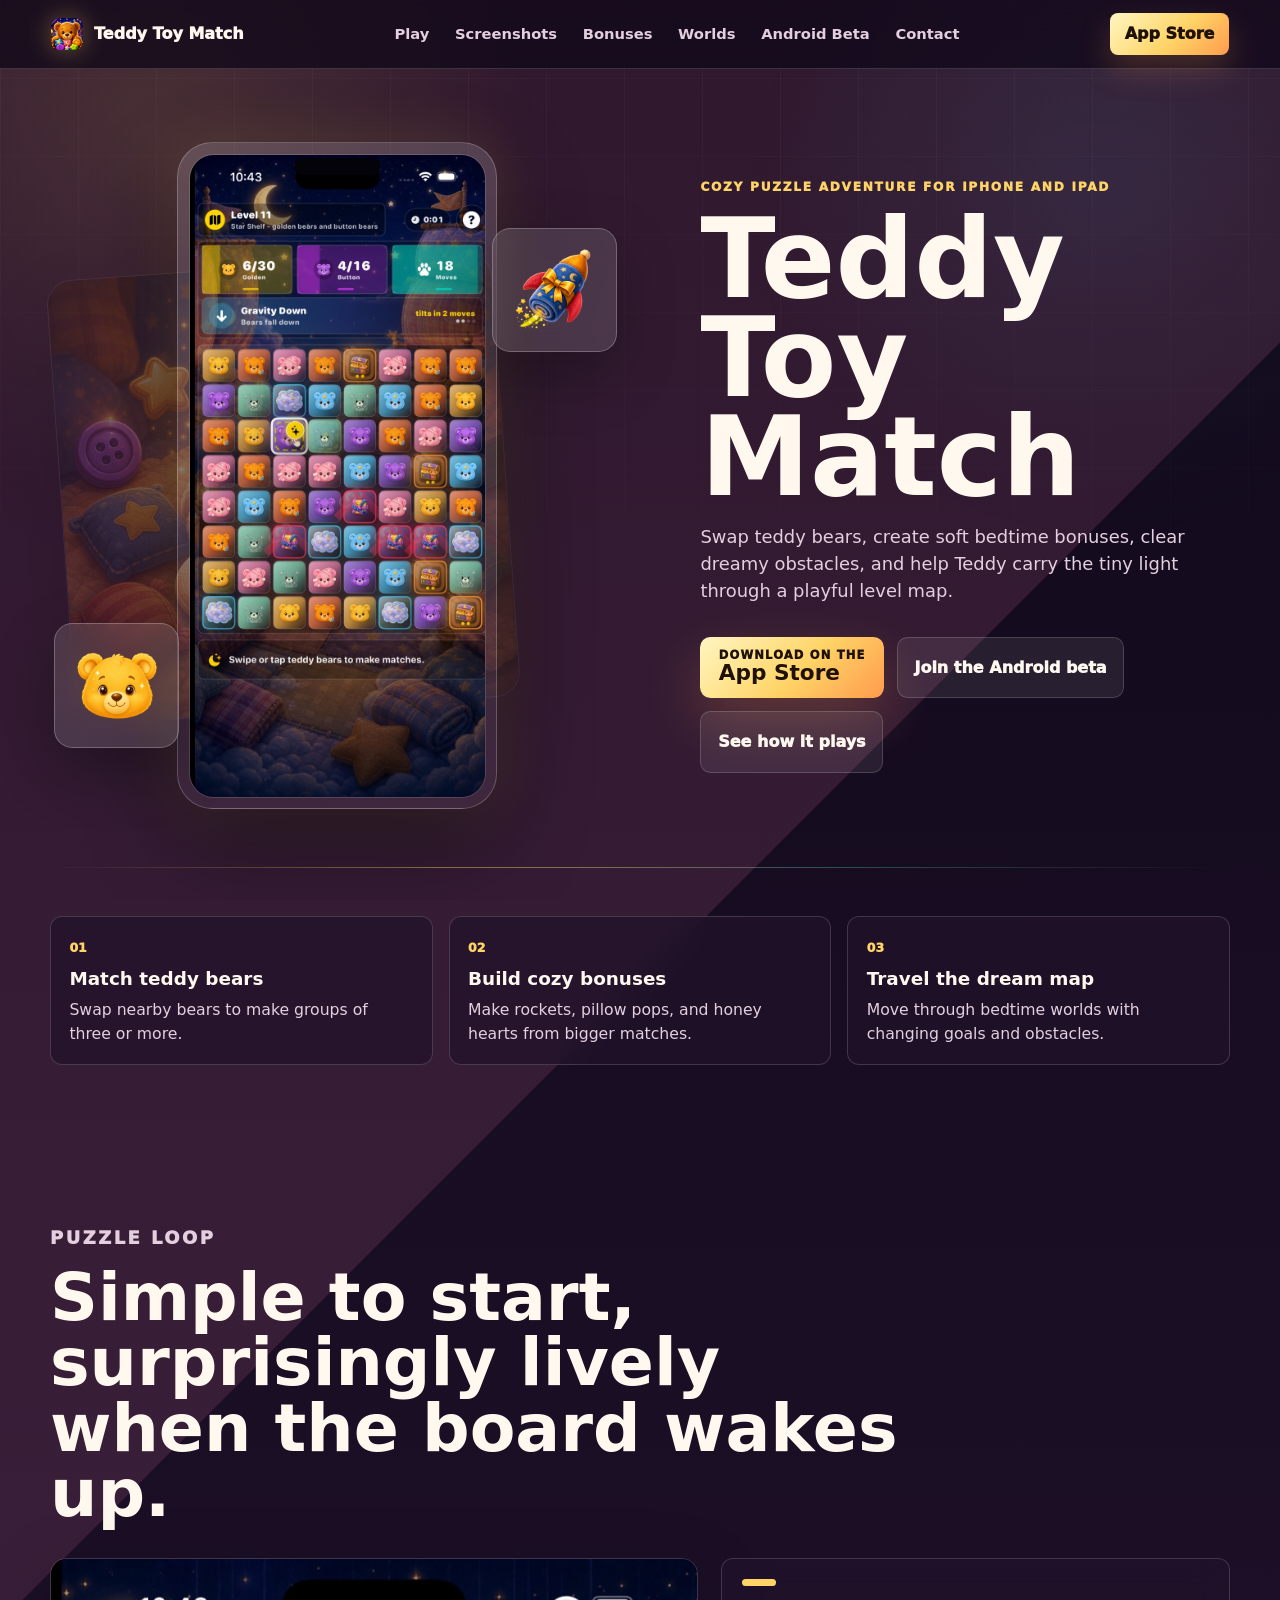
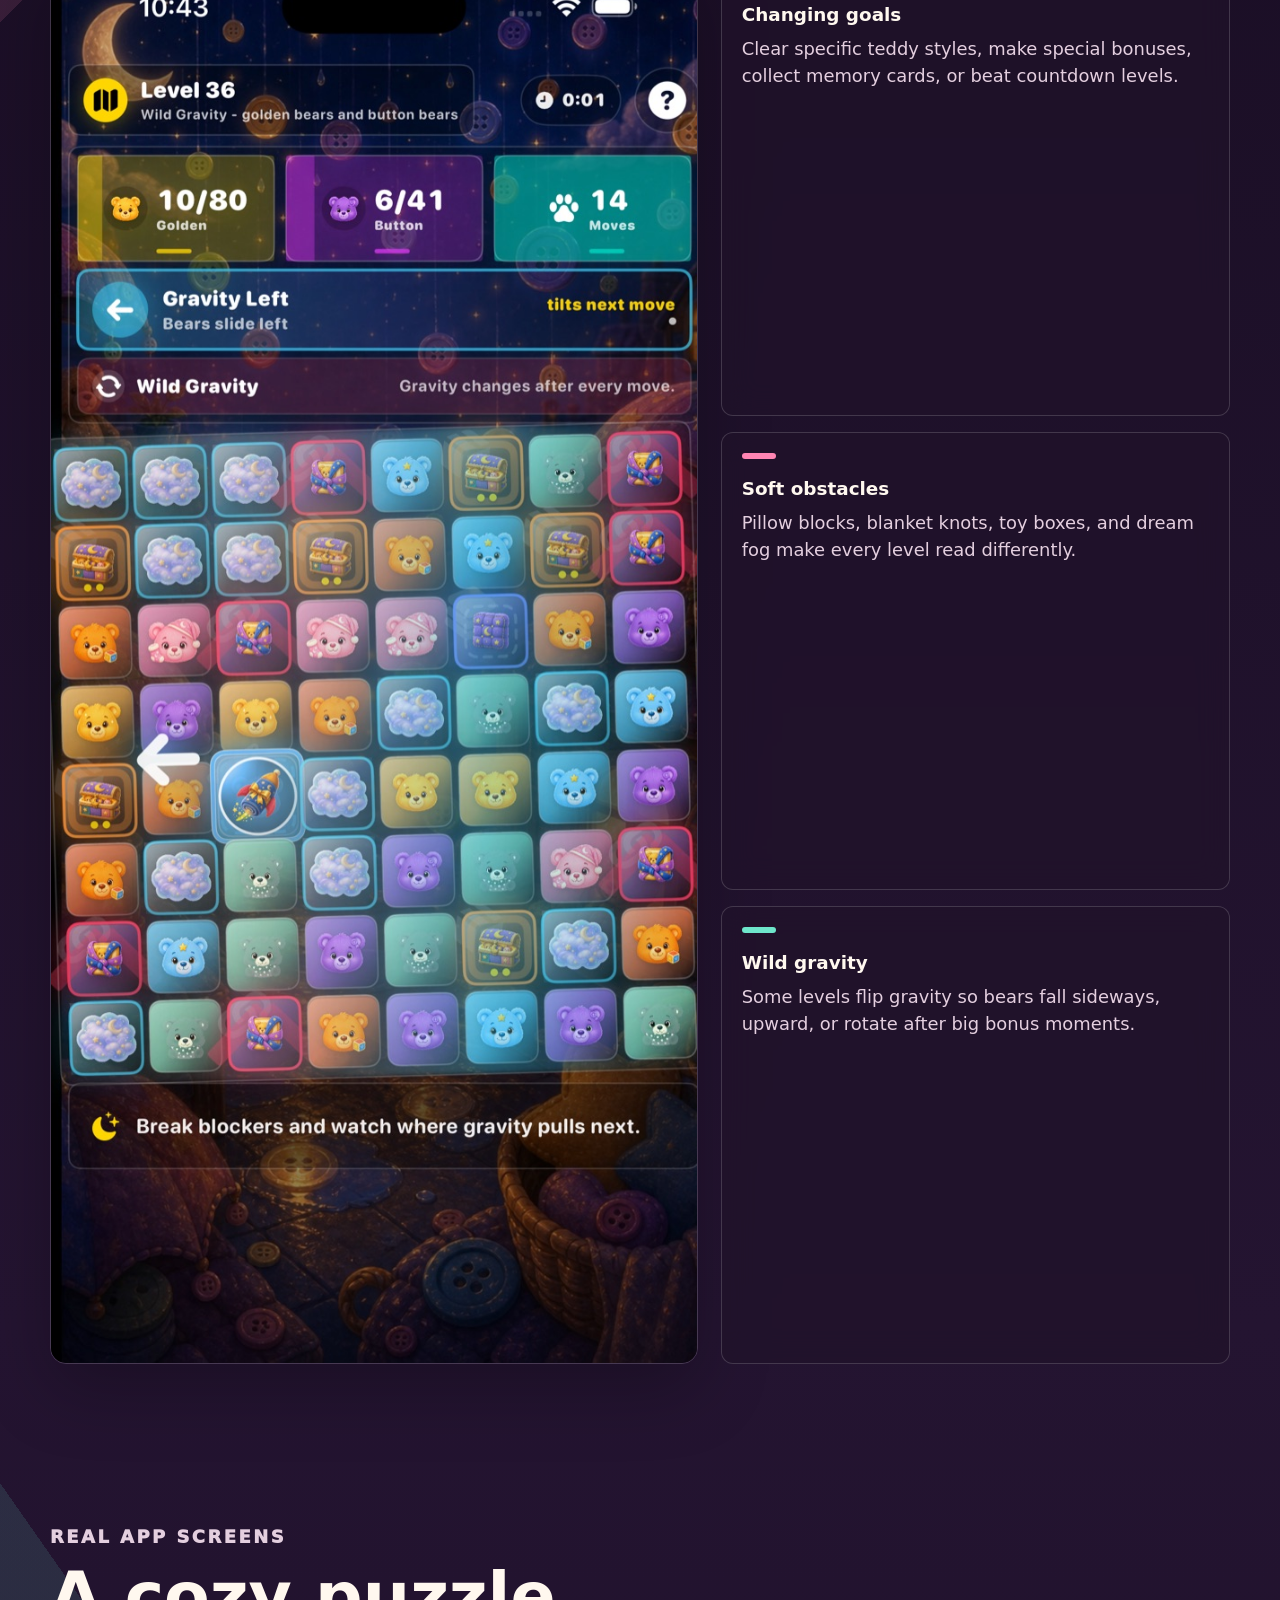
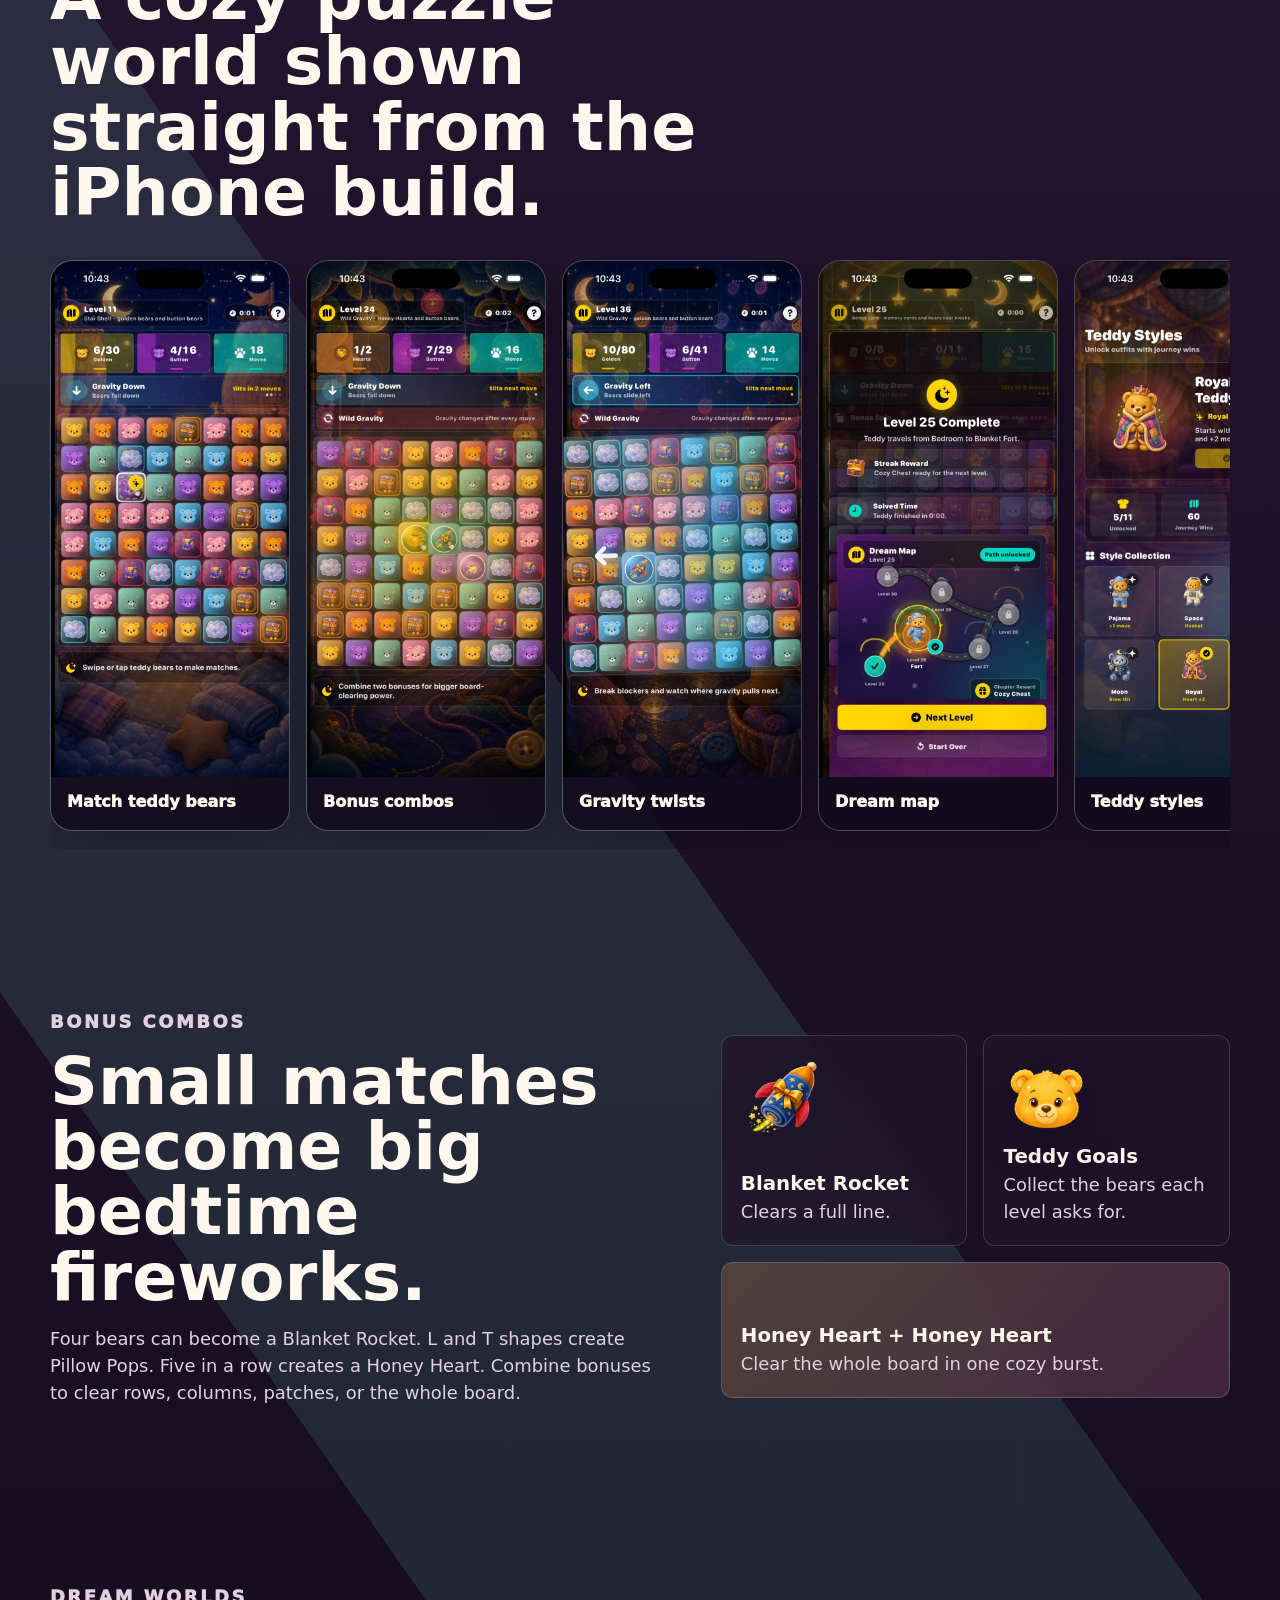
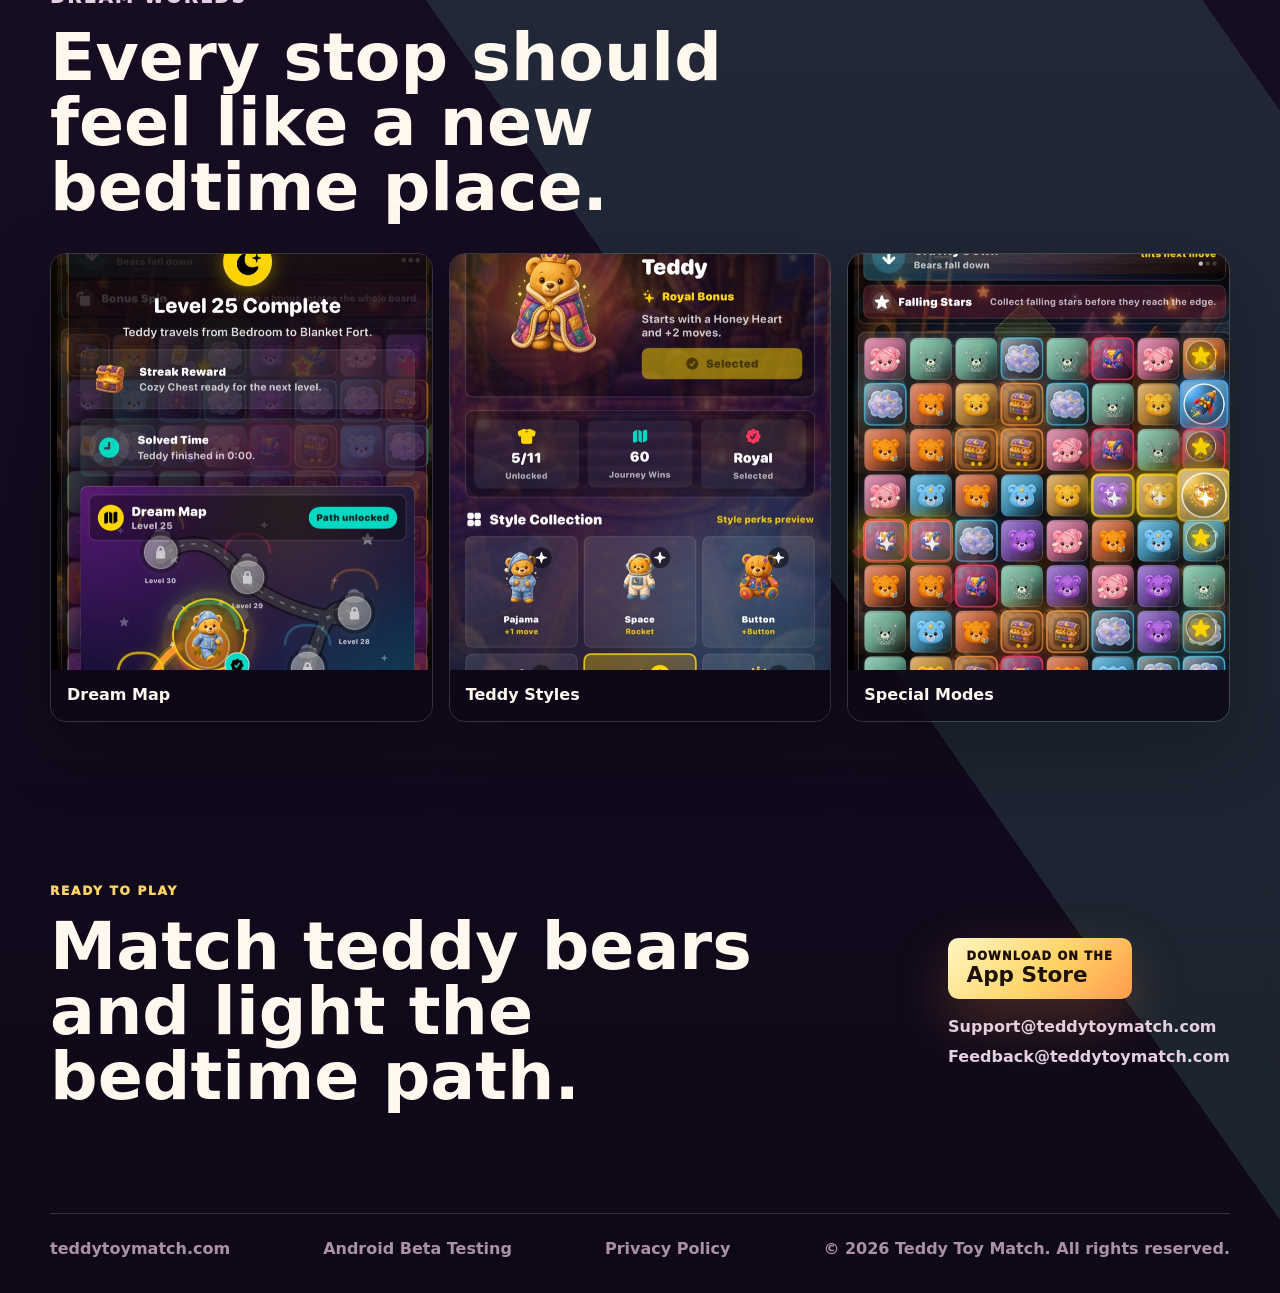
<file: index.html>
<!doctype html>
<html lang="en">
  <head>
    <meta charset="utf-8">
    <meta name="viewport" content="width=device-width, initial-scale=1">
    <title>Teddy Toy Match - Cozy Puzzle Adventure</title>
    <meta name="description" content="Teddy Toy Match is a cozy match puzzle adventure with teddy bears, dreamy obstacles, bonus combos, daily challenges, and a bedtime level map.">
    <meta property="og:title" content="Teddy Toy Match">
    <meta property="og:description" content="Match teddy bears, build cozy bonuses, and travel through a dreamy bedtime map.">
    <meta property="og:type" content="website">
    <meta property="og:url" content="https://teddytoymatch.com">
    <meta property="og:image" content="https://teddytoymatch.com/assets/game/teddy-puzzle-art.png">
    <meta name="theme-color" content="#170d23">
    <link rel="icon" href="assets/favicon.svg" type="image/svg+xml">
    <link rel="stylesheet" href="styles.css">
  </head>
  <body>
    <header class="site-header" aria-label="Primary">
      <a class="brand" href="#top" aria-label="Teddy Toy Match home">
        <img src="assets/game/app-icon.png" alt="" aria-hidden="true">
        <span>Teddy Toy Match</span>
      </a>
      <nav>
        <a href="#play">Play</a>
        <a href="#screenshots">Screenshots</a>
        <a href="#bonuses">Bonuses</a>
        <a href="#worlds">Worlds</a>
        <a href="beta/">Android Beta</a>
        <a href="#contact">Contact</a>
      </nav>
      <a class="nav-store" href="https://apps.apple.com/us/app/teddy-toy-match/id6774041961">App Store</a>
    </header>

    <main id="top">
      <section class="hero" aria-labelledby="hero-title">
        <div class="hero-media" aria-label="Teddy Toy Match artwork">
          <div class="phone-showcase">
            <img src="assets/screenshots/app-store-web/01-gameplay.jpg" alt="Teddy Toy Match gameplay screen showing teddy bear matching goals and the puzzle board.">
          </div>
          <img class="hero-art" src="assets/game/teddy-puzzle-art.png" alt="Teddy Toy Match cozy puzzle artwork with teddy bears and bedtime toys.">
          <div class="floating-tile tile-one"><img src="assets/game/golden-bear.png" alt=""></div>
          <div class="floating-tile tile-two"><img src="assets/game/blanket-rocket.png" alt=""></div>
        </div>

        <div class="hero-copy">
          <p class="eyebrow">Cozy puzzle adventure for iPhone and iPad</p>
          <h1 id="hero-title">Teddy Toy Match</h1>
          <p class="hero-lede">Swap teddy bears, create soft bedtime bonuses, clear dreamy obstacles, and help Teddy carry the tiny light through a playful level map.</p>
          <div class="hero-actions">
            <a class="store-button" href="https://apps.apple.com/us/app/teddy-toy-match/id6774041961" aria-label="Download Teddy Toy Match on the App Store">
              <span>Download on the</span>
              <strong>App Store</strong>
            </a>
            <a class="button secondary" href="beta/">Join the Android beta</a>
            <a class="button secondary" href="#play">See how it plays</a>
          </div>
        </div>
      </section>

      <section class="quick-signals" aria-label="Teddy Toy Match highlights">
        <div>
          <span>01</span>
          <strong>Match teddy bears</strong>
          <p>Swap nearby bears to make groups of three or more.</p>
        </div>
        <div>
          <span>02</span>
          <strong>Build cozy bonuses</strong>
          <p>Make rockets, pillow pops, and honey hearts from bigger matches.</p>
        </div>
        <div>
          <span>03</span>
          <strong>Travel the dream map</strong>
          <p>Move through bedtime worlds with changing goals and obstacles.</p>
        </div>
      </section>

      <section id="play" class="section play-section">
        <div class="section-heading">
          <p class="eyebrow">Puzzle loop</p>
          <h2>Simple to start, surprisingly lively when the board wakes up.</h2>
        </div>
        <div class="play-layout">
          <figure class="feature-shot">
            <img src="assets/screenshots/app-store-web/03-gravity-obstacles.jpg" alt="Teddy Toy Match gravity and obstacle level with teddy bears, blockers, and goals.">
          </figure>
          <div class="play-notes">
            <article>
              <span class="note-mark gold"></span>
              <h3>Changing goals</h3>
              <p>Clear specific teddy styles, make special bonuses, collect memory cards, or beat countdown levels.</p>
            </article>
            <article>
              <span class="note-mark pink"></span>
              <h3>Soft obstacles</h3>
              <p>Pillow blocks, blanket knots, toy boxes, and dream fog make every level read differently.</p>
            </article>
            <article>
              <span class="note-mark teal"></span>
              <h3>Wild gravity</h3>
              <p>Some levels flip gravity so bears fall sideways, upward, or rotate after big bonus moments.</p>
            </article>
          </div>
        </div>
      </section>

      <section id="screenshots" class="section screenshots-section" aria-labelledby="screenshots-title">
        <div class="section-heading compact">
          <p class="eyebrow">Real app screens</p>
          <h2 id="screenshots-title">A cozy puzzle world shown straight from the iPhone build.</h2>
        </div>
        <div class="screenshot-rail" aria-label="Teddy Toy Match App Store screenshots">
          <figure>
            <img src="assets/screenshots/app-store-web/01-gameplay.jpg" alt="Core teddy bear matching gameplay.">
            <figcaption>Match teddy bears</figcaption>
          </figure>
          <figure>
            <img src="assets/screenshots/app-store-web/02-bonus-combos.jpg" alt="Bonus combo gameplay with honey hearts and rockets.">
            <figcaption>Bonus combos</figcaption>
          </figure>
          <figure>
            <img src="assets/screenshots/app-store-web/03-gravity-obstacles.jpg" alt="Gravity and obstacles gameplay.">
            <figcaption>Gravity twists</figcaption>
          </figure>
          <figure>
            <img src="assets/screenshots/app-store-web/04-dream-map.jpg" alt="Dream map progress after a completed level.">
            <figcaption>Dream map</figcaption>
          </figure>
          <figure>
            <img src="assets/screenshots/app-store-web/05-teddy-styles.jpg" alt="Unlockable teddy style collection screen.">
            <figcaption>Teddy styles</figcaption>
          </figure>
          <figure>
            <img src="assets/screenshots/app-store-web/06-daily-challenge.jpg" alt="Daily challenge level with fixed puzzle.">
            <figcaption>Daily challenge</figcaption>
          </figure>
          <figure>
            <img src="assets/screenshots/app-store-web/07-level-complete.jpg" alt="Level complete reward screen.">
            <figcaption>Level rewards</figcaption>
          </figure>
          <figure>
            <img src="assets/screenshots/app-store-web/08-obstacles.jpg" alt="Obstacle level with pillow blocks, toy boxes, and blanket knots.">
            <figcaption>Soft obstacles</figcaption>
          </figure>
          <figure>
            <img src="assets/screenshots/app-store-web/09-timer-streaks.jpg" alt="Timer and streak reward level.">
            <figcaption>Streaks</figcaption>
          </figure>
          <figure>
            <img src="assets/screenshots/app-store-web/10-special-modes.jpg" alt="Special mode with falling stars.">
            <figcaption>Special modes</figcaption>
          </figure>
        </div>
      </section>

      <section id="bonuses" class="section bonuses-section" aria-labelledby="bonus-title">
        <div class="bonus-copy">
          <p class="eyebrow">Bonus combos</p>
          <h2 id="bonus-title">Small matches become big bedtime fireworks.</h2>
          <p>Four bears can become a Blanket Rocket. L and T shapes create Pillow Pops. Five in a row creates a Honey Heart. Combine bonuses to clear rows, columns, patches, or the whole board.</p>
        </div>
        <div class="bonus-grid">
          <div class="bonus-card">
            <img src="assets/game/blanket-rocket.png" alt="Blanket Rocket bonus icon.">
            <strong>Blanket Rocket</strong>
            <span>Clears a full line.</span>
          </div>
          <div class="bonus-card">
            <img src="assets/game/golden-bear.png" alt="Golden teddy bear tile.">
            <strong>Teddy Goals</strong>
            <span>Collect the bears each level asks for.</span>
          </div>
          <div class="bonus-card wide">
            <strong>Honey Heart + Honey Heart</strong>
            <span>Clear the whole board in one cozy burst.</span>
          </div>
        </div>
      </section>

      <section id="worlds" class="section worlds-section">
        <div class="section-heading compact">
          <p class="eyebrow">Dream worlds</p>
          <h2>Every stop should feel like a new bedtime place.</h2>
        </div>
        <div class="world-grid">
          <figure>
            <img src="assets/screenshots/app-store-web/04-dream-map.jpg" alt="Dream map progress from Teddy Toy Match.">
            <figcaption>Dream Map</figcaption>
          </figure>
          <figure>
            <img src="assets/screenshots/app-store-web/05-teddy-styles.jpg" alt="Teddy styles collection from Teddy Toy Match.">
            <figcaption>Teddy Styles</figcaption>
          </figure>
          <figure>
            <img src="assets/screenshots/app-store-web/10-special-modes.jpg" alt="Special mode gameplay from Teddy Toy Match.">
            <figcaption>Special Modes</figcaption>
          </figure>
        </div>
      </section>

      <section id="contact" class="section final-cta" aria-labelledby="contact-title">
        <div>
          <p class="eyebrow">Ready to play</p>
          <h2 id="contact-title">Match teddy bears and light the bedtime path.</h2>
        </div>
        <div class="final-actions">
          <a class="store-button" href="https://apps.apple.com/us/app/teddy-toy-match/id6774041961" aria-label="Download Teddy Toy Match on the App Store">
            <span>Download on the</span>
            <strong>App Store</strong>
          </a>
          <div class="contact-links">
            <a href="mailto:Support@teddytoymatch.com">Support@teddytoymatch.com</a>
            <a href="mailto:Feedback@teddytoymatch.com">Feedback@teddytoymatch.com</a>
          </div>
        </div>
      </section>
    </main>

    <footer>
      <span>teddytoymatch.com</span>
      <a href="beta/">Android Beta Testing</a>
      <a href="privacy.html">Privacy Policy</a>
      <span>© 2026 Teddy Toy Match. All rights reserved.</span>
    </footer>
  </body>
</html>
</file>
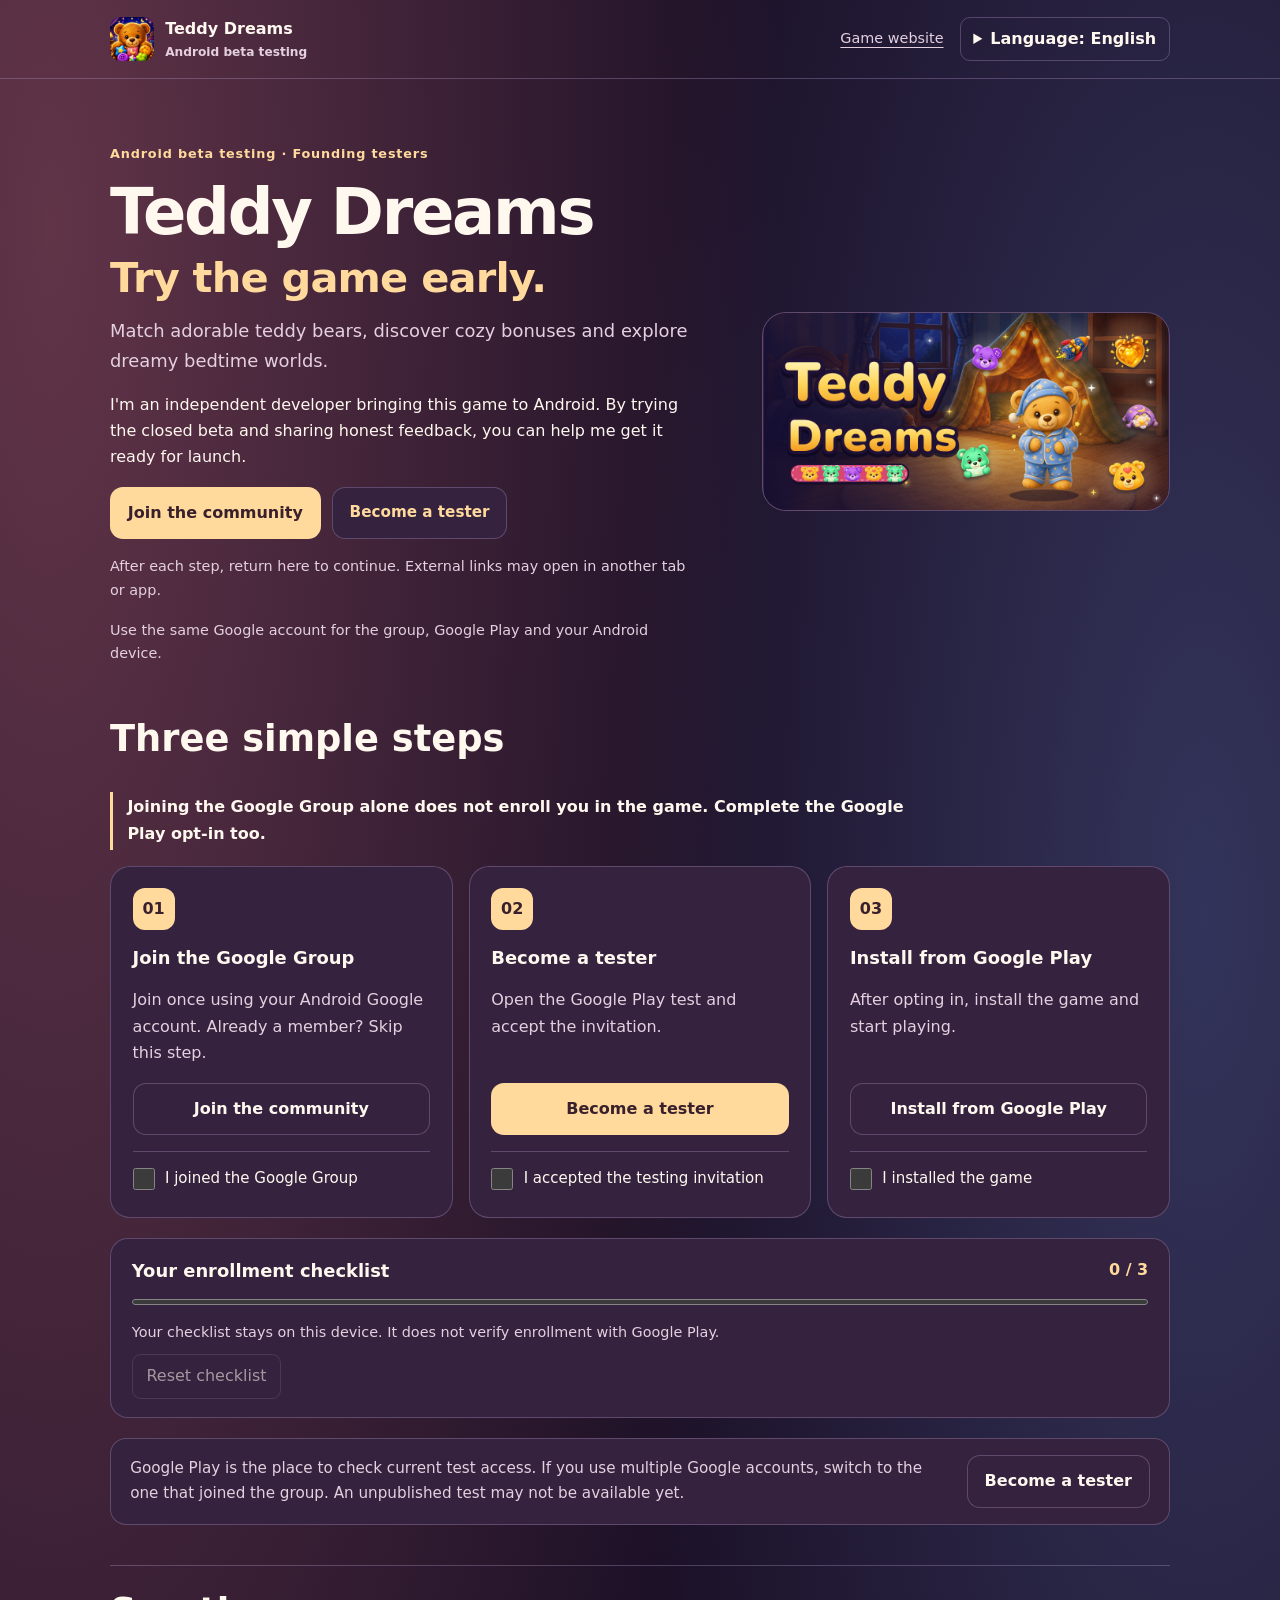
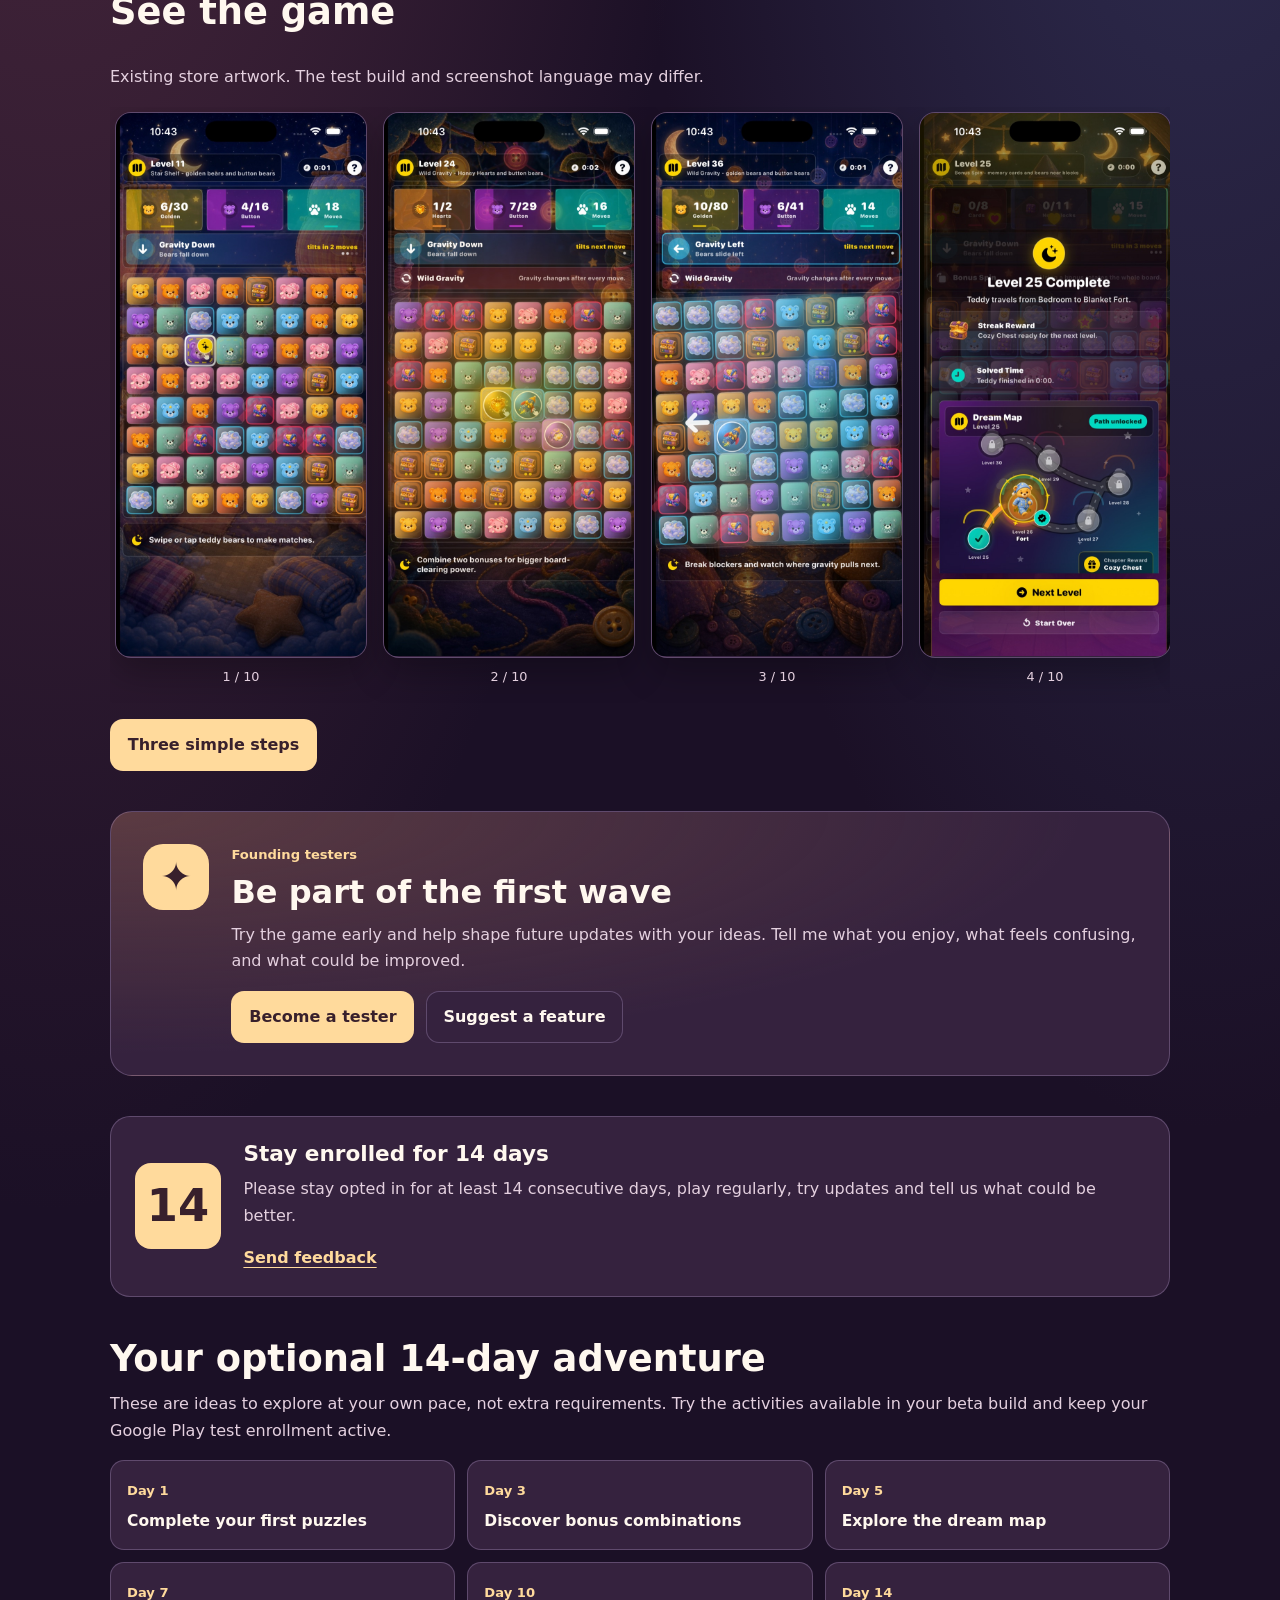
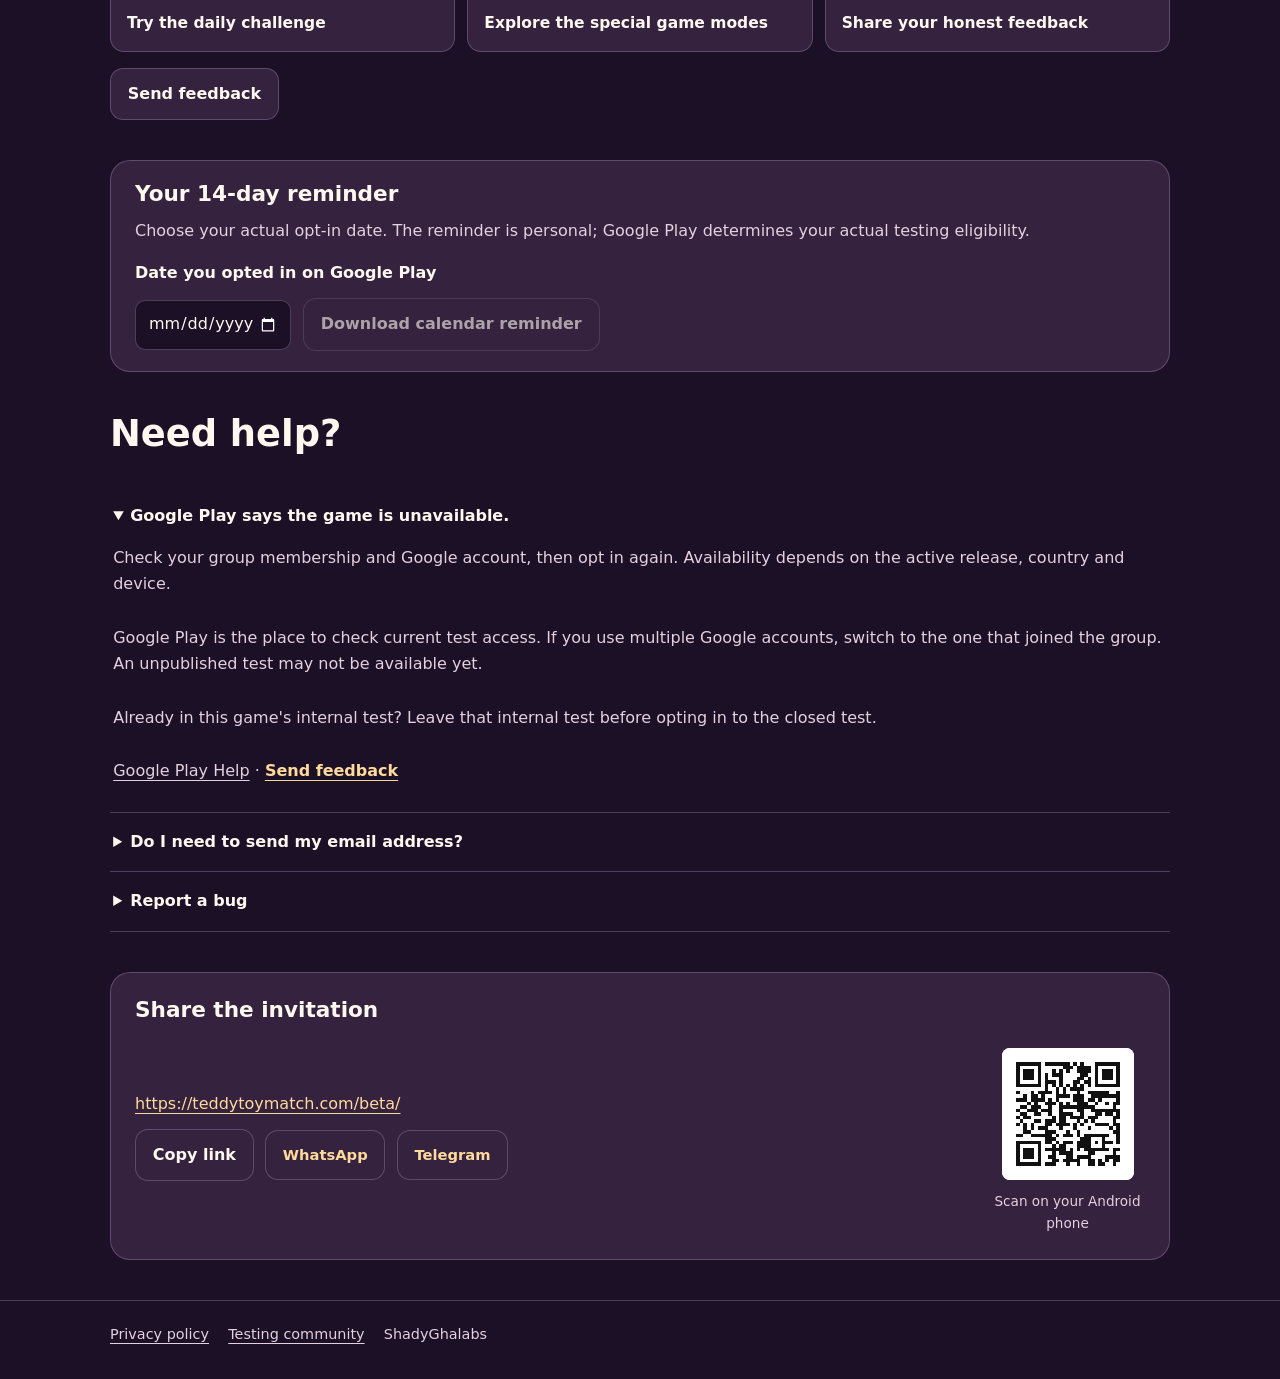
<file: beta/index.html>
<!doctype html>
<html lang="en" dir="ltr" data-auto-locale="true">
<head>
<meta charset="utf-8"><meta name="viewport" content="width=device-width, initial-scale=1">
<meta name="theme-color" content="#1b1026"><meta name="referrer" content="no-referrer">
<title>Teddy Dreams — Android beta testing</title><meta name="description" content="Match adorable teddy bears, discover cozy bonuses and explore dreamy bedtime worlds."><link rel="canonical" href="https://teddytoymatch.com/beta/">
<link rel="alternate" hreflang="en" href="https://teddytoymatch.com/beta/en/">
<link rel="alternate" hreflang="ar" href="https://teddytoymatch.com/beta/ar/">
<link rel="alternate" hreflang="de" href="https://teddytoymatch.com/beta/de/">
<link rel="alternate" hreflang="es" href="https://teddytoymatch.com/beta/es/">
<link rel="alternate" hreflang="fr" href="https://teddytoymatch.com/beta/fr/">
<link rel="alternate" hreflang="ja" href="https://teddytoymatch.com/beta/ja/">
<link rel="alternate" hreflang="pt-BR" href="https://teddytoymatch.com/beta/pt-BR/">
<link rel="alternate" hreflang="zh-Hans" href="https://teddytoymatch.com/beta/zh-Hans/">
<link rel="alternate" hreflang="x-default" href="https://teddytoymatch.com/beta/">
<meta property="og:type" content="website"><meta property="og:title" content="Teddy Dreams — Android beta testing"><meta property="og:description" content="Match adorable teddy bears, discover cozy bonuses and explore dreamy bedtime worlds."><meta property="og:url" content="https://teddytoymatch.com/beta/"><meta property="og:image" content="https://teddytoymatch.com/beta/store/feature.png"><meta property="og:image:width" content="1024"><meta property="og:image:height" content="500"><meta name="twitter:card" content="summary_large_image">
<link rel="icon" href="/assets/game/app-icon.png"><link rel="stylesheet" href="/beta/beta.css"><link rel="stylesheet" href="/beta/funnel.css"><link rel="stylesheet" href="/beta/community.css"><script src="/beta/locale.js" defer></script><script src="/beta/funnel.js" defer></script>
</head>
<body class="teddy" data-beta-app="com.tendonlife.teddybear">
<a class="skip" href="#main-content">Skip to content</a>
<header><div class="shell header"><a class="brand" href="/"><img src="/assets/game/app-icon.png" alt="" width="44" height="44"><span>Teddy Dreams<small>Android beta testing</small></span></a><div class="head-actions"><a href="/">Game website</a><details class="language"><summary>Language: English</summary><ul><li><a data-locale hreflang="en" lang="en" href="/beta/en/" aria-current="page">English</a></li><li><a data-locale hreflang="ar" lang="ar" href="/beta/ar/">العربية</a></li><li><a data-locale hreflang="de" lang="de" href="/beta/de/">Deutsch</a></li><li><a data-locale hreflang="es" lang="es" href="/beta/es/">Español</a></li><li><a data-locale hreflang="fr" lang="fr" href="/beta/fr/">Français</a></li><li><a data-locale hreflang="ja" lang="ja" href="/beta/ja/">日本語</a></li><li><a data-locale hreflang="pt-BR" lang="pt-BR" href="/beta/pt-BR/">Português (Brasil)</a></li><li><a data-locale hreflang="zh-Hans" lang="zh-Hans" href="/beta/zh-Hans/">简体中文</a></li></ul></details></div></div></header>
<main class="shell" id="main-content">
<section class="hero funnel-hero" aria-labelledby="hero-title"><div><p class="eyebrow">Android beta testing · Founding testers</p><h1 id="hero-title">Teddy Dreams<span>Try the game early.</span></h1><p class="lead">Match adorable teddy bears, discover cozy bonuses and explore dreamy bedtime worlds.</p><p class="developer-invite">I&#39;m an independent developer bringing this game to Android. By trying the closed beta and sharing honest feedback, you can help me get it ready for launch.</p><div class="hero-actions"><a class="action primary" href="https://groups.google.com/g/alpha-android-testers" target="_blank" rel="noopener noreferrer" data-next-action>Join the community</a><a class="action member" href="https://play.google.com/apps/testing/com.tendonlife.teddybear" target="_blank" rel="noopener noreferrer">Become a tester</a></div><p class="note" id="return-note">After each step, return here to continue. External links may open in another tab or app.</p><p class="note">Use the same Google account for the group, Google Play and your Android device.</p></div><div class="art hero-graphic"><img src="/beta/store/feature.png" alt="" width="1024" height="500" fetchpriority="high"></div></section>
<section id="enroll" class="enroll" aria-labelledby="steps-title"><h2 id="steps-title">Three simple steps</h2><p class="enroll-clarity">Joining the Google Group alone does not enroll you in the game. Complete the Google Play opt-in too.</p><ol class="steps" aria-describedby="return-note"><li id="step-group"><span class="number" aria-hidden="true">01</span><h3>Join the Google Group</h3><p>Join once using your Android Google account. Already a member? Skip this step.</p><a class="action " href="https://groups.google.com/g/alpha-android-testers" target="_blank" rel="noopener noreferrer" data-next-target="group">Join the community</a><label class="check-step" hidden><input type="checkbox" data-step="group"><span>I joined the Google Group</span></label></li><li id="step-test"><span class="number" aria-hidden="true">02</span><h3>Become a tester</h3><p>Open the Google Play test and accept the invitation.</p><a class="action primary" href="https://play.google.com/apps/testing/com.tendonlife.teddybear" target="_blank" rel="noopener noreferrer" data-next-target="test">Become a tester</a><label class="check-step" hidden><input type="checkbox" data-step="test"><span>I accepted the testing invitation</span></label></li><li id="step-install"><span class="number" aria-hidden="true">03</span><h3>Install from Google Play</h3><p>After opting in, install the game and start playing.</p><a class="action " href="https://play.google.com/store/apps/details?id=com.tendonlife.teddybear" target="_blank" rel="noopener noreferrer" data-next-target="install">Install from Google Play</a><label class="check-step" hidden><input type="checkbox" data-step="install"><span>I installed the game</span></label></li></ol><div class="check-panel" data-checklist hidden><div class="check-head"><h3 id="check-title">Your enrollment checklist</h3><span data-count role="status" aria-live="polite" dir="ltr">0 / 3</span></div><progress data-progress value="0" max="3" aria-labelledby="check-title"></progress><p>Your checklist stays on this device. It does not verify enrollment with Google Play.</p><button class="reset" data-reset type="button">Reset checklist</button></div><div class="access-note"><p>Google Play is the place to check current test access. If you use multiple Google accounts, switch to the one that joined the group. An unpublished test may not be available yet.</p><a class="action" href="https://play.google.com/apps/testing/com.tendonlife.teddybear" target="_blank" rel="noopener noreferrer">Become a tester</a></div></section>
<section class="previews" aria-labelledby="preview-title"><h2 id="preview-title">See the game</h2><p>Existing store artwork. The test build and screenshot language may differ.</p><div class="store-gallery" role="region" aria-labelledby="preview-title" tabindex="0"><figure class="store-shot"><a href="/assets/screenshots/app-store-web/01-gameplay.jpg" target="_blank" rel="noopener noreferrer"><img src="/assets/screenshots/app-store-web/01-gameplay.jpg" alt="Teddy match-three gameplay from the existing store artwork" lang="en" loading="lazy" decoding="async" width="360" height="780"></a><figcaption dir="ltr">1 / 10</figcaption></figure><figure class="store-shot"><a href="/assets/screenshots/app-store-web/02-bonus-combos.jpg" target="_blank" rel="noopener noreferrer"><img src="/assets/screenshots/app-store-web/02-bonus-combos.jpg" alt="Teddy bonus combos from the existing store artwork" lang="en" loading="lazy" decoding="async" width="360" height="780"></a><figcaption dir="ltr">2 / 10</figcaption></figure><figure class="store-shot"><a href="/assets/screenshots/app-store-web/03-gravity-obstacles.jpg" target="_blank" rel="noopener noreferrer"><img src="/assets/screenshots/app-store-web/03-gravity-obstacles.jpg" alt="Teddy Dreams Gravity and obstacles screenshot from the existing store artwork" lang="en" loading="lazy" decoding="async" width="360" height="780"></a><figcaption dir="ltr">3 / 10</figcaption></figure><figure class="store-shot"><a href="/assets/screenshots/app-store-web/04-dream-map.jpg" target="_blank" rel="noopener noreferrer"><img src="/assets/screenshots/app-store-web/04-dream-map.jpg" alt="Teddy dream map from the existing store artwork" lang="en" loading="lazy" decoding="async" width="360" height="780"></a><figcaption dir="ltr">4 / 10</figcaption></figure><figure class="store-shot"><a href="/assets/screenshots/app-store-web/05-teddy-styles.jpg" target="_blank" rel="noopener noreferrer"><img src="/assets/screenshots/app-store-web/05-teddy-styles.jpg" alt="Teddy Dreams Teddy styles screenshot from the existing store artwork" lang="en" loading="lazy" decoding="async" width="360" height="780"></a><figcaption dir="ltr">5 / 10</figcaption></figure><figure class="store-shot"><a href="/assets/screenshots/app-store-web/06-daily-challenge.jpg" target="_blank" rel="noopener noreferrer"><img src="/assets/screenshots/app-store-web/06-daily-challenge.jpg" alt="Teddy Dreams Daily challenge screenshot from the existing store artwork" lang="en" loading="lazy" decoding="async" width="360" height="780"></a><figcaption dir="ltr">6 / 10</figcaption></figure><figure class="store-shot"><a href="/assets/screenshots/app-store-web/07-level-complete.jpg" target="_blank" rel="noopener noreferrer"><img src="/assets/screenshots/app-store-web/07-level-complete.jpg" alt="Teddy Dreams Level completion screenshot from the existing store artwork" lang="en" loading="lazy" decoding="async" width="360" height="780"></a><figcaption dir="ltr">7 / 10</figcaption></figure><figure class="store-shot"><a href="/assets/screenshots/app-store-web/08-obstacles.jpg" target="_blank" rel="noopener noreferrer"><img src="/assets/screenshots/app-store-web/08-obstacles.jpg" alt="Teddy Dreams Obstacles screenshot from the existing store artwork" lang="en" loading="lazy" decoding="async" width="360" height="780"></a><figcaption dir="ltr">8 / 10</figcaption></figure><figure class="store-shot"><a href="/assets/screenshots/app-store-web/09-timer-streaks.jpg" target="_blank" rel="noopener noreferrer"><img src="/assets/screenshots/app-store-web/09-timer-streaks.jpg" alt="Teddy Dreams Timer and streaks screenshot from the existing store artwork" lang="en" loading="lazy" decoding="async" width="360" height="780"></a><figcaption dir="ltr">9 / 10</figcaption></figure><figure class="store-shot"><a href="/assets/screenshots/app-store-web/10-special-modes.jpg" target="_blank" rel="noopener noreferrer"><img src="/assets/screenshots/app-store-web/10-special-modes.jpg" alt="Teddy Dreams Special modes screenshot from the existing store artwork" lang="en" loading="lazy" decoding="async" width="360" height="780"></a><figcaption dir="ltr">10 / 10</figcaption></figure></div><a class="action primary" href="#enroll">Three simple steps</a></section>
<section class="founding-community" aria-labelledby="founding-title"><div class="founding-emblem" aria-hidden="true">✦</div><div><p class="community-kicker">Founding testers</p><h2 id="founding-title">Be part of the first wave</h2><p>Try the game early and help shape future updates with your ideas. Tell me what you enjoy, what feels confusing, and what could be improved.</p><div class="community-actions"><a class="action primary" href="#enroll">Become a tester</a><a class="action" href="mailto:Feedback@teddytoymatch.com?subject=Teddy%20Dreams%20%E2%80%94%20Suggest%20a%20feature">Suggest a feature</a></div></div></section>
<section class="commit" aria-labelledby="commit-title"><span class="calendar" aria-hidden="true">14</span><div><h2 id="commit-title">Stay enrolled for 14 days</h2><p>Please stay opted in for at least 14 consecutive days, play regularly, try updates and tell us what could be better.</p><a class="feedback" href="mailto:Feedback@teddytoymatch.com?subject=Teddy%20Dreams%20%E2%80%94%20Report%20a%20bug&amp;body=Device%20and%20Android%20version%3A%0ASteps%20to%20reproduce%3A%0AWhat%20happened%3A%0AWhat%20you%20expected%3A%0AOther%20feedback%3A%0A" data-feedback-link>Send feedback</a></div></section>
<section class="tester-adventure" aria-labelledby="adventure-title"><h2 id="adventure-title">Your optional 14-day adventure</h2><p>These are ideas to explore at your own pace, not extra requirements. Try the activities available in your beta build and keep your Google Play test enrollment active.</p><ol class="adventure-grid"><li data-activity-day="1"><span>Day 1</span><p>Complete your first puzzles</p></li><li data-activity-day="3"><span>Day 3</span><p>Discover bonus combinations</p></li><li data-activity-day="5"><span>Day 5</span><p>Explore the dream map</p></li><li data-activity-day="7"><span>Day 7</span><p>Try the daily challenge</p></li><li data-activity-day="10"><span>Day 10</span><p>Explore the special game modes</p></li><li data-activity-day="14"><span>Day 14</span><p>Share your honest feedback</p></li></ol><a class="action" href="mailto:Feedback@teddytoymatch.com?subject=Teddy%20Dreams%20%E2%80%94%20Report%20a%20bug&amp;body=Device%20and%20Android%20version%3A%0ASteps%20to%20reproduce%3A%0AWhat%20happened%3A%0AWhat%20you%20expected%3A%0AOther%20feedback%3A%0A">Send feedback</a></section>
<section class="reminder" data-reminder hidden aria-labelledby="reminder-title"><h2 id="reminder-title">Your 14-day reminder</h2><p>Choose your actual opt-in date. The reminder is personal; Google Play determines your actual testing eligibility.</p><div class="reminder-controls"><label for="opt-in-date">Date you opted in on Google Play</label><input id="opt-in-date" type="date" data-opt-date><button class="action" type="button" data-reminder-download data-event-title="Teddy Dreams — Stay enrolled for 14 days" data-event-note="Choose your actual opt-in date. The reminder is personal; Google Play determines your actual testing eligibility." disabled>Download calendar reminder</button></div></section>
<section class="faq" aria-labelledby="faq-title"><h2 id="faq-title">Need help?</h2><details open><summary>Google Play says the game is unavailable.</summary><p>Check your group membership and Google account, then opt in again. Availability depends on the active release, country and device.</p><p>Google Play is the place to check current test access. If you use multiple Google accounts, switch to the one that joined the group. An unpublished test may not be available yet.</p><p>Already in this game&#39;s internal test? Leave that internal test before opting in to the closed test.</p><p><a href="https://support.google.com/googleplay/android-developer/answer/9845334" target="_blank" rel="noopener noreferrer">Google Play Help</a> · <a class="feedback" href="mailto:Feedback@teddytoymatch.com?subject=Teddy%20Dreams%20%E2%80%94%20Report%20a%20bug&amp;body=Device%20and%20Android%20version%3A%0ASteps%20to%20reproduce%3A%0AWhat%20happened%3A%0AWhat%20you%20expected%3A%0AOther%20feedback%3A%0A">Send feedback</a></p></details><details><summary>Do I need to send my email address?</summary><p>No. Google Groups and Google Play manage enrollment. This website does not collect emails.</p></details><details><summary>Report a bug</summary><p>Include your device model, Android version and what happened. Do not include private account or payment information. <a class="feedback" href="mailto:Feedback@teddytoymatch.com?subject=Teddy%20Dreams%20%E2%80%94%20Report%20a%20bug&amp;body=Device%20and%20Android%20version%3A%0ASteps%20to%20reproduce%3A%0AWhat%20happened%3A%0AWhat%20you%20expected%3A%0AOther%20feedback%3A%0A">Send feedback</a></p></details></section>
<section class="share" aria-labelledby="share-title"><h2 id="share-title">Share the invitation</h2><div class="share-actions"><a data-share href="https://teddytoymatch.com/beta/" dir="ltr">https://teddytoymatch.com/beta/</a><button class="action" type="button" data-copy data-copied="Link copied!" data-failure="Please copy the visible link manually." hidden>Copy link</button><button class="action primary" type="button" data-native-share hidden>Share the invitation</button><a class="action share-service" href="https://wa.me/?text=https%3A%2F%2Fteddytoymatch.com%2Fbeta%2F" target="_blank" rel="noopener noreferrer" aria-label="Share the invitation · WhatsApp">WhatsApp</a><a class="action share-service" href="https://t.me/share/url?url=https%3A%2F%2Fteddytoymatch.com%2Fbeta%2F" target="_blank" rel="noopener noreferrer" aria-label="Share the invitation · Telegram">Telegram</a><span data-status class="copy-status" role="status" aria-live="polite"></span></div><figure class="invite-qr"><img src="/beta/invite-qr.svg" width="132" height="132" alt="" loading="lazy"><figcaption>Scan on your Android phone</figcaption></figure></section>
</main><footer><div class="shell footer"><a href="/privacy.html">Privacy policy</a><a href="https://groups.google.com/g/alpha-android-testers" target="_blank" rel="noopener noreferrer">Testing community</a><span>ShadyGhalabs</span></div></footer>
</body></html>
</file>
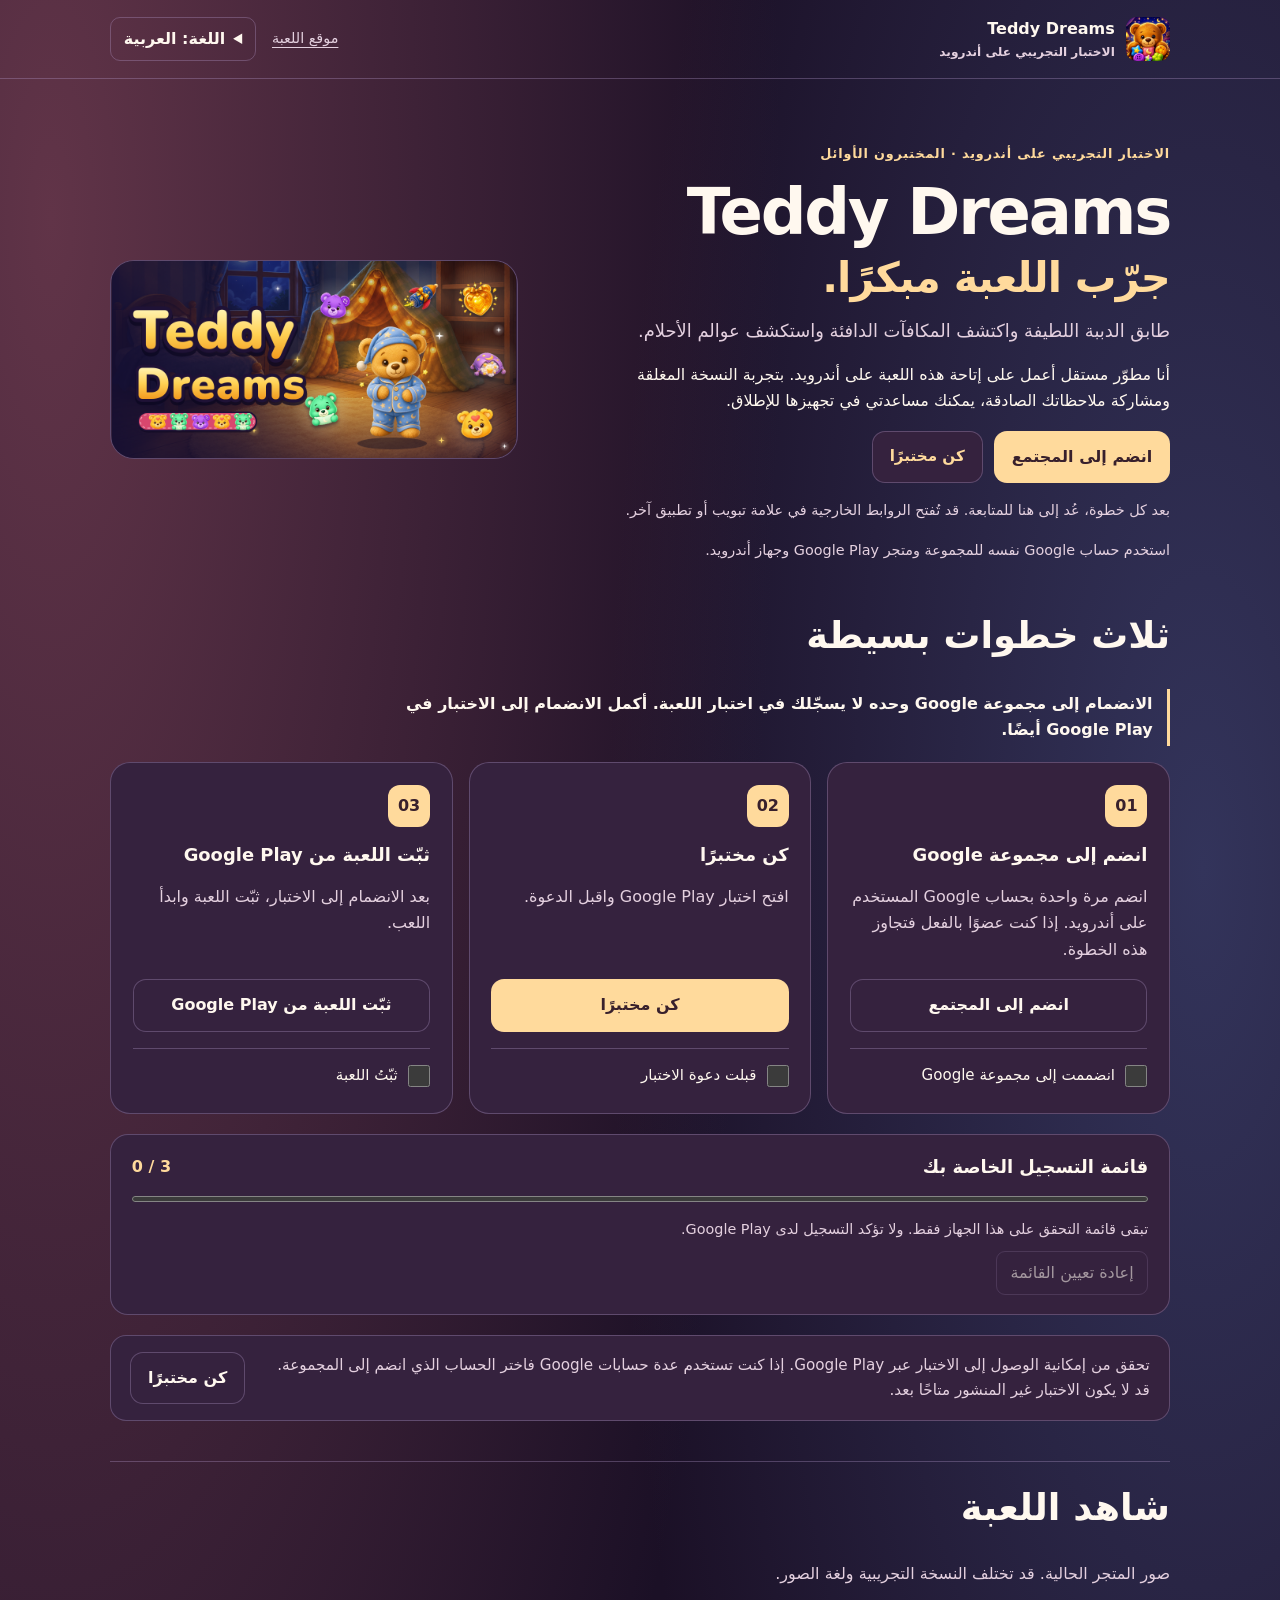
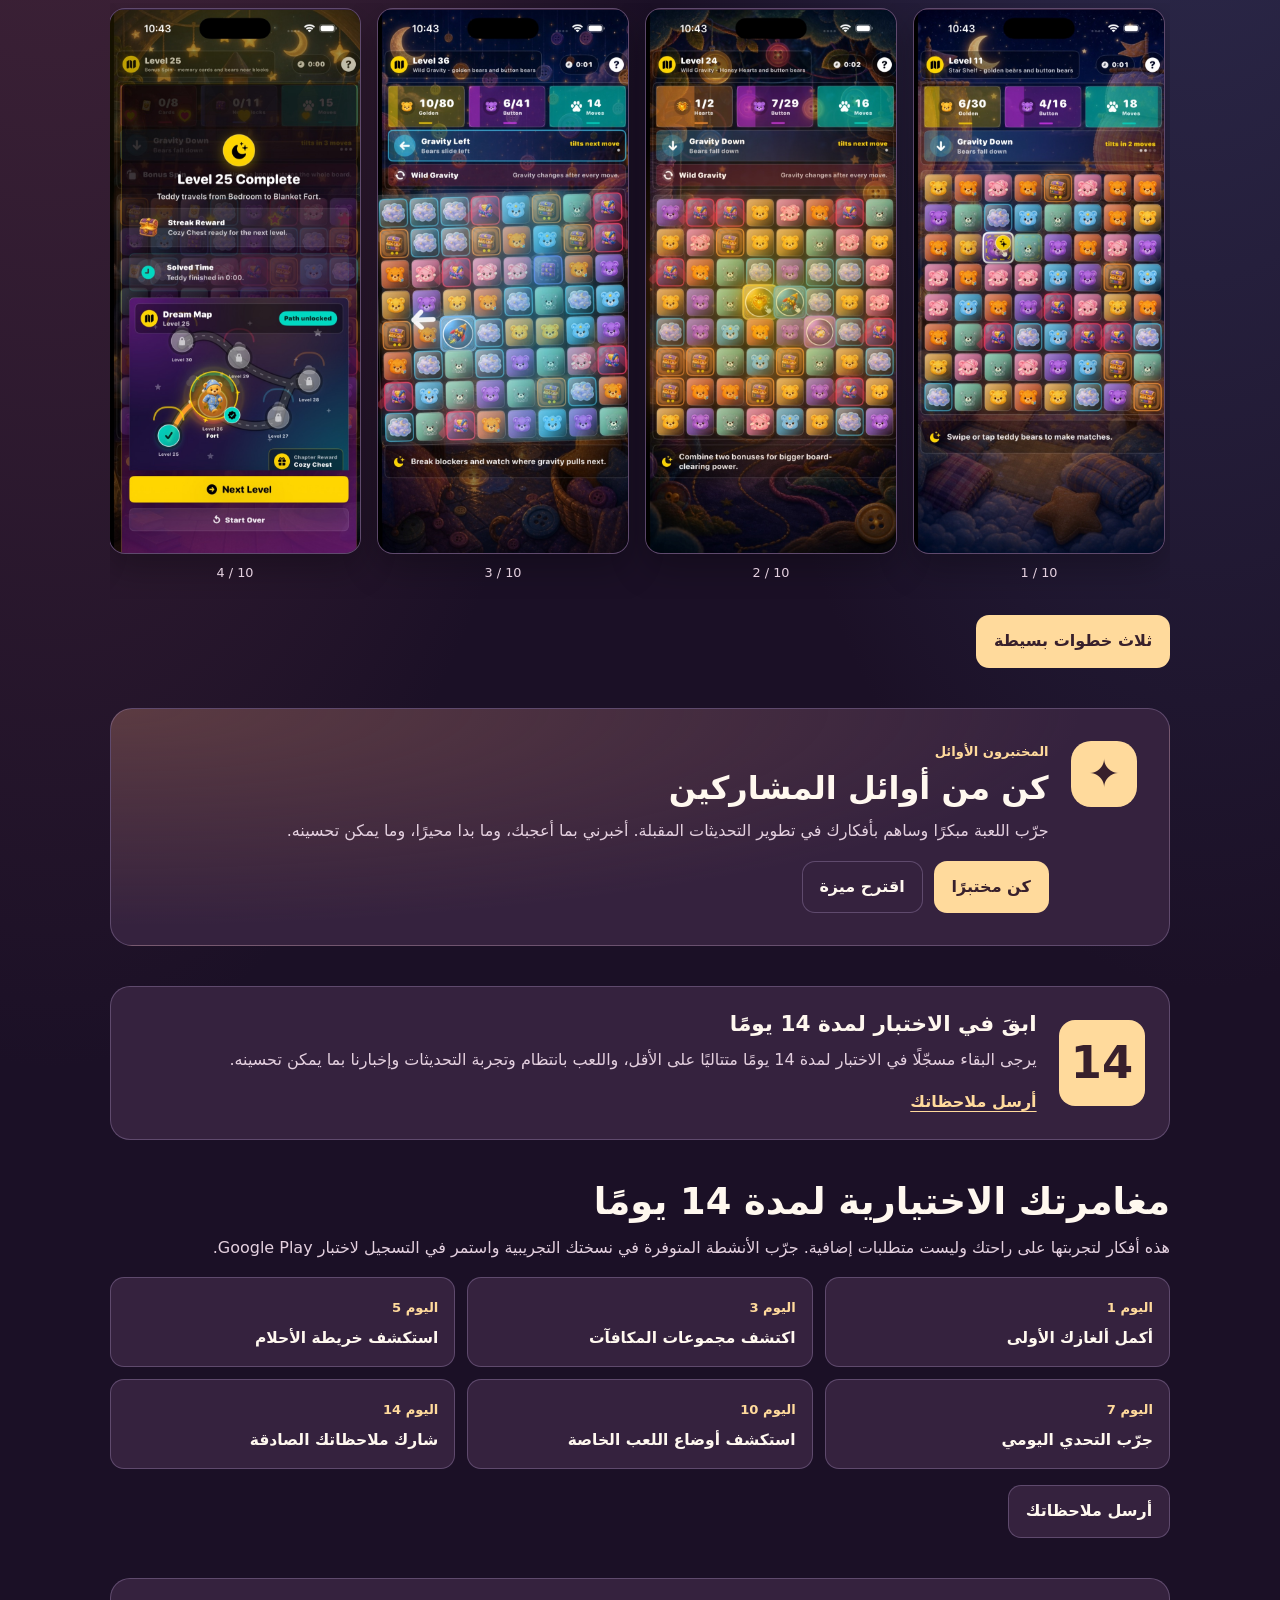
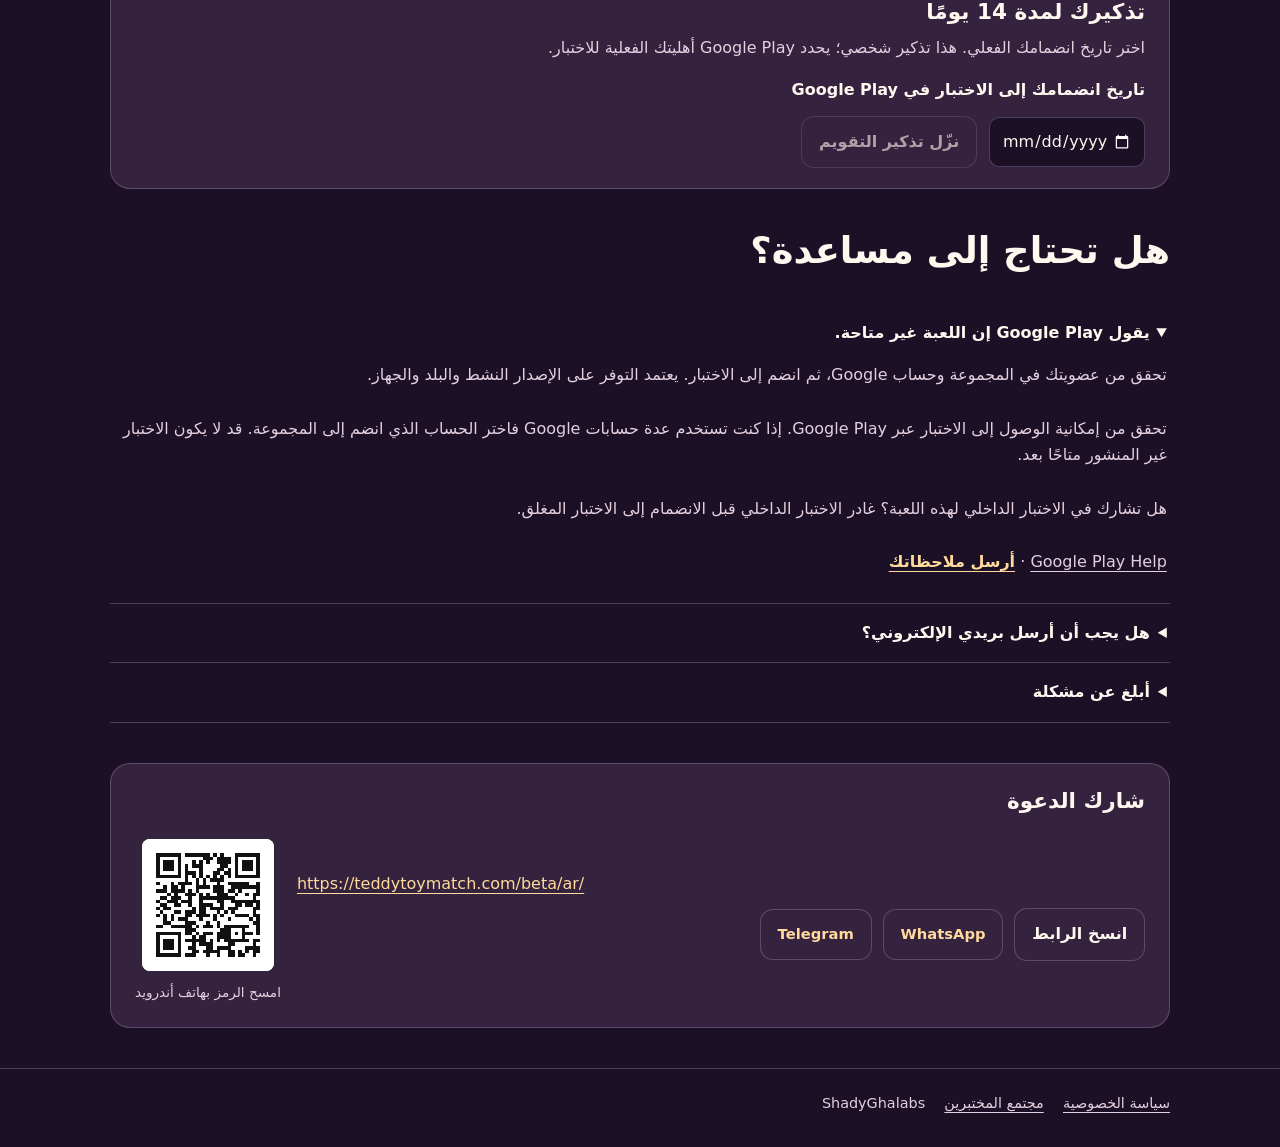
<file: beta/ar/index.html>
<!doctype html>
<html lang="ar" dir="rtl" data-auto-locale="false">
<head>
<meta charset="utf-8"><meta name="viewport" content="width=device-width, initial-scale=1">
<meta name="theme-color" content="#1b1026"><meta name="referrer" content="no-referrer">
<title>Teddy Dreams — الاختبار التجريبي على أندرويد</title><meta name="description" content="طابق الدببة اللطيفة واكتشف المكافآت الدافئة واستكشف عوالم الأحلام."><link rel="canonical" href="https://teddytoymatch.com/beta/ar/">
<link rel="alternate" hreflang="en" href="https://teddytoymatch.com/beta/en/">
<link rel="alternate" hreflang="ar" href="https://teddytoymatch.com/beta/ar/">
<link rel="alternate" hreflang="de" href="https://teddytoymatch.com/beta/de/">
<link rel="alternate" hreflang="es" href="https://teddytoymatch.com/beta/es/">
<link rel="alternate" hreflang="fr" href="https://teddytoymatch.com/beta/fr/">
<link rel="alternate" hreflang="ja" href="https://teddytoymatch.com/beta/ja/">
<link rel="alternate" hreflang="pt-BR" href="https://teddytoymatch.com/beta/pt-BR/">
<link rel="alternate" hreflang="zh-Hans" href="https://teddytoymatch.com/beta/zh-Hans/">
<link rel="alternate" hreflang="x-default" href="https://teddytoymatch.com/beta/">
<meta property="og:type" content="website"><meta property="og:title" content="Teddy Dreams — الاختبار التجريبي على أندرويد"><meta property="og:description" content="طابق الدببة اللطيفة واكتشف المكافآت الدافئة واستكشف عوالم الأحلام."><meta property="og:url" content="https://teddytoymatch.com/beta/ar/"><meta property="og:image" content="https://teddytoymatch.com/beta/store/feature.png"><meta property="og:image:width" content="1024"><meta property="og:image:height" content="500"><meta name="twitter:card" content="summary_large_image">
<link rel="icon" href="/assets/game/app-icon.png"><link rel="stylesheet" href="/beta/beta.css"><link rel="stylesheet" href="/beta/funnel.css"><link rel="stylesheet" href="/beta/community.css"><script src="/beta/locale.js" defer></script><script src="/beta/funnel.js" defer></script>
</head>
<body class="teddy" data-beta-app="com.tendonlife.teddybear">
<a class="skip" href="#main-content">انتقل إلى المحتوى</a>
<header><div class="shell header"><a class="brand" href="/"><img src="/assets/game/app-icon.png" alt="" width="44" height="44"><span>Teddy Dreams<small>الاختبار التجريبي على أندرويد</small></span></a><div class="head-actions"><a href="/">موقع اللعبة</a><details class="language"><summary>اللغة: العربية</summary><ul><li><a data-locale hreflang="en" lang="en" href="/beta/en/">English</a></li><li><a data-locale hreflang="ar" lang="ar" href="/beta/ar/" aria-current="page">العربية</a></li><li><a data-locale hreflang="de" lang="de" href="/beta/de/">Deutsch</a></li><li><a data-locale hreflang="es" lang="es" href="/beta/es/">Español</a></li><li><a data-locale hreflang="fr" lang="fr" href="/beta/fr/">Français</a></li><li><a data-locale hreflang="ja" lang="ja" href="/beta/ja/">日本語</a></li><li><a data-locale hreflang="pt-BR" lang="pt-BR" href="/beta/pt-BR/">Português (Brasil)</a></li><li><a data-locale hreflang="zh-Hans" lang="zh-Hans" href="/beta/zh-Hans/">简体中文</a></li></ul></details></div></div></header>
<main class="shell" id="main-content">
<section class="hero funnel-hero" aria-labelledby="hero-title"><div><p class="eyebrow">الاختبار التجريبي على أندرويد · المختبرون الأوائل</p><h1 id="hero-title">Teddy Dreams<span>جرّب اللعبة مبكرًا.</span></h1><p class="lead">طابق الدببة اللطيفة واكتشف المكافآت الدافئة واستكشف عوالم الأحلام.</p><p class="developer-invite">أنا مطوّر مستقل أعمل على إتاحة هذه اللعبة على أندرويد. بتجربة النسخة المغلقة ومشاركة ملاحظاتك الصادقة، يمكنك مساعدتي في تجهيزها للإطلاق.</p><div class="hero-actions"><a class="action primary" href="https://groups.google.com/g/alpha-android-testers" target="_blank" rel="noopener noreferrer" data-next-action>انضم إلى المجتمع</a><a class="action member" href="https://play.google.com/apps/testing/com.tendonlife.teddybear" target="_blank" rel="noopener noreferrer">كن مختبرًا</a></div><p class="note" id="return-note">بعد كل خطوة، عُد إلى هنا للمتابعة. قد تُفتح الروابط الخارجية في علامة تبويب أو تطبيق آخر.</p><p class="note">استخدم حساب Google نفسه للمجموعة ومتجر Google Play وجهاز أندرويد.</p></div><div class="art hero-graphic"><img src="/beta/store/feature.png" alt="" width="1024" height="500" fetchpriority="high"></div></section>
<section id="enroll" class="enroll" aria-labelledby="steps-title"><h2 id="steps-title">ثلاث خطوات بسيطة</h2><p class="enroll-clarity">الانضمام إلى مجموعة Google وحده لا يسجّلك في اختبار اللعبة. أكمل الانضمام إلى الاختبار في Google Play أيضًا.</p><ol class="steps" aria-describedby="return-note"><li id="step-group"><span class="number" aria-hidden="true">01</span><h3>انضم إلى مجموعة Google</h3><p>انضم مرة واحدة بحساب Google المستخدم على أندرويد. إذا كنت عضوًا بالفعل فتجاوز هذه الخطوة.</p><a class="action " href="https://groups.google.com/g/alpha-android-testers" target="_blank" rel="noopener noreferrer" data-next-target="group">انضم إلى المجتمع</a><label class="check-step" hidden><input type="checkbox" data-step="group"><span>انضممت إلى مجموعة Google</span></label></li><li id="step-test"><span class="number" aria-hidden="true">02</span><h3>كن مختبرًا</h3><p>افتح اختبار Google Play واقبل الدعوة.</p><a class="action primary" href="https://play.google.com/apps/testing/com.tendonlife.teddybear" target="_blank" rel="noopener noreferrer" data-next-target="test">كن مختبرًا</a><label class="check-step" hidden><input type="checkbox" data-step="test"><span>قبلت دعوة الاختبار</span></label></li><li id="step-install"><span class="number" aria-hidden="true">03</span><h3>ثبّت اللعبة من Google Play</h3><p>بعد الانضمام إلى الاختبار، ثبّت اللعبة وابدأ اللعب.</p><a class="action " href="https://play.google.com/store/apps/details?id=com.tendonlife.teddybear" target="_blank" rel="noopener noreferrer" data-next-target="install">ثبّت اللعبة من Google Play</a><label class="check-step" hidden><input type="checkbox" data-step="install"><span>ثبّتُ اللعبة</span></label></li></ol><div class="check-panel" data-checklist hidden><div class="check-head"><h3 id="check-title">قائمة التسجيل الخاصة بك</h3><span data-count role="status" aria-live="polite" dir="ltr">0 / 3</span></div><progress data-progress value="0" max="3" aria-labelledby="check-title"></progress><p>تبقى قائمة التحقق على هذا الجهاز فقط. ولا تؤكد التسجيل لدى Google Play.</p><button class="reset" data-reset type="button">إعادة تعيين القائمة</button></div><div class="access-note"><p>تحقق من إمكانية الوصول إلى الاختبار عبر Google Play. إذا كنت تستخدم عدة حسابات Google فاختر الحساب الذي انضم إلى المجموعة. قد لا يكون الاختبار غير المنشور متاحًا بعد.</p><a class="action" href="https://play.google.com/apps/testing/com.tendonlife.teddybear" target="_blank" rel="noopener noreferrer">كن مختبرًا</a></div></section>
<section class="previews" aria-labelledby="preview-title"><h2 id="preview-title">شاهد اللعبة</h2><p>صور المتجر الحالية. قد تختلف النسخة التجريبية ولغة الصور.</p><div class="store-gallery" role="region" aria-labelledby="preview-title" tabindex="0"><figure class="store-shot"><a href="/assets/screenshots/app-store-web/01-gameplay.jpg" target="_blank" rel="noopener noreferrer"><img src="/assets/screenshots/app-store-web/01-gameplay.jpg" alt="Teddy match-three gameplay from the existing store artwork" lang="en" loading="lazy" decoding="async" width="360" height="780"></a><figcaption dir="ltr">1 / 10</figcaption></figure><figure class="store-shot"><a href="/assets/screenshots/app-store-web/02-bonus-combos.jpg" target="_blank" rel="noopener noreferrer"><img src="/assets/screenshots/app-store-web/02-bonus-combos.jpg" alt="Teddy bonus combos from the existing store artwork" lang="en" loading="lazy" decoding="async" width="360" height="780"></a><figcaption dir="ltr">2 / 10</figcaption></figure><figure class="store-shot"><a href="/assets/screenshots/app-store-web/03-gravity-obstacles.jpg" target="_blank" rel="noopener noreferrer"><img src="/assets/screenshots/app-store-web/03-gravity-obstacles.jpg" alt="Teddy Dreams Gravity and obstacles screenshot from the existing store artwork" lang="en" loading="lazy" decoding="async" width="360" height="780"></a><figcaption dir="ltr">3 / 10</figcaption></figure><figure class="store-shot"><a href="/assets/screenshots/app-store-web/04-dream-map.jpg" target="_blank" rel="noopener noreferrer"><img src="/assets/screenshots/app-store-web/04-dream-map.jpg" alt="Teddy dream map from the existing store artwork" lang="en" loading="lazy" decoding="async" width="360" height="780"></a><figcaption dir="ltr">4 / 10</figcaption></figure><figure class="store-shot"><a href="/assets/screenshots/app-store-web/05-teddy-styles.jpg" target="_blank" rel="noopener noreferrer"><img src="/assets/screenshots/app-store-web/05-teddy-styles.jpg" alt="Teddy Dreams Teddy styles screenshot from the existing store artwork" lang="en" loading="lazy" decoding="async" width="360" height="780"></a><figcaption dir="ltr">5 / 10</figcaption></figure><figure class="store-shot"><a href="/assets/screenshots/app-store-web/06-daily-challenge.jpg" target="_blank" rel="noopener noreferrer"><img src="/assets/screenshots/app-store-web/06-daily-challenge.jpg" alt="Teddy Dreams Daily challenge screenshot from the existing store artwork" lang="en" loading="lazy" decoding="async" width="360" height="780"></a><figcaption dir="ltr">6 / 10</figcaption></figure><figure class="store-shot"><a href="/assets/screenshots/app-store-web/07-level-complete.jpg" target="_blank" rel="noopener noreferrer"><img src="/assets/screenshots/app-store-web/07-level-complete.jpg" alt="Teddy Dreams Level completion screenshot from the existing store artwork" lang="en" loading="lazy" decoding="async" width="360" height="780"></a><figcaption dir="ltr">7 / 10</figcaption></figure><figure class="store-shot"><a href="/assets/screenshots/app-store-web/08-obstacles.jpg" target="_blank" rel="noopener noreferrer"><img src="/assets/screenshots/app-store-web/08-obstacles.jpg" alt="Teddy Dreams Obstacles screenshot from the existing store artwork" lang="en" loading="lazy" decoding="async" width="360" height="780"></a><figcaption dir="ltr">8 / 10</figcaption></figure><figure class="store-shot"><a href="/assets/screenshots/app-store-web/09-timer-streaks.jpg" target="_blank" rel="noopener noreferrer"><img src="/assets/screenshots/app-store-web/09-timer-streaks.jpg" alt="Teddy Dreams Timer and streaks screenshot from the existing store artwork" lang="en" loading="lazy" decoding="async" width="360" height="780"></a><figcaption dir="ltr">9 / 10</figcaption></figure><figure class="store-shot"><a href="/assets/screenshots/app-store-web/10-special-modes.jpg" target="_blank" rel="noopener noreferrer"><img src="/assets/screenshots/app-store-web/10-special-modes.jpg" alt="Teddy Dreams Special modes screenshot from the existing store artwork" lang="en" loading="lazy" decoding="async" width="360" height="780"></a><figcaption dir="ltr">10 / 10</figcaption></figure></div><a class="action primary" href="#enroll">ثلاث خطوات بسيطة</a></section>
<section class="founding-community" aria-labelledby="founding-title"><div class="founding-emblem" aria-hidden="true">✦</div><div><p class="community-kicker">المختبرون الأوائل</p><h2 id="founding-title">كن من أوائل المشاركين</h2><p>جرّب اللعبة مبكرًا وساهم بأفكارك في تطوير التحديثات المقبلة. أخبرني بما أعجبك، وما بدا محيرًا، وما يمكن تحسينه.</p><div class="community-actions"><a class="action primary" href="#enroll">كن مختبرًا</a><a class="action" href="mailto:Feedback@teddytoymatch.com?subject=Teddy%20Dreams%20%E2%80%94%20%D8%A7%D9%82%D8%AA%D8%B1%D8%AD%20%D9%85%D9%8A%D8%B2%D8%A9">اقترح ميزة</a></div></div></section>
<section class="commit" aria-labelledby="commit-title"><span class="calendar" aria-hidden="true">14</span><div><h2 id="commit-title">ابقَ في الاختبار لمدة 14 يومًا</h2><p>يرجى البقاء مسجّلًا في الاختبار لمدة 14 يومًا متتاليًا على الأقل، واللعب بانتظام وتجربة التحديثات وإخبارنا بما يمكن تحسينه.</p><a class="feedback" href="mailto:Feedback@teddytoymatch.com?subject=Teddy%20Dreams%20%E2%80%94%20%D8%A3%D8%A8%D9%84%D8%BA%20%D8%B9%D9%86%20%D9%85%D8%B4%D9%83%D9%84%D8%A9&amp;body=%D8%A7%D9%84%D8%AC%D9%87%D8%A7%D8%B2%20%D9%88%D8%A5%D8%B5%D8%AF%D8%A7%D8%B1%20%D8%A3%D9%86%D8%AF%D8%B1%D9%88%D9%8A%D8%AF%3A%0A%D8%AE%D8%B7%D9%88%D8%A7%D8%AA%20%D8%AA%D9%83%D8%B1%D8%A7%D8%B1%20%D8%A7%D9%84%D9%85%D8%B4%D9%83%D9%84%D8%A9%3A%0A%D9%85%D8%A7%20%D8%AD%D8%AF%D8%AB%3A%0A%D9%85%D8%A7%20%D8%AA%D9%88%D9%82%D8%B9%D8%AA%D9%87%3A%0A%D9%85%D9%84%D8%A7%D8%AD%D8%B8%D8%A7%D8%AA%20%D8%A3%D8%AE%D8%B1%D9%89%3A%0A" data-feedback-link>أرسل ملاحظاتك</a></div></section>
<section class="tester-adventure" aria-labelledby="adventure-title"><h2 id="adventure-title">مغامرتك الاختيارية لمدة 14 يومًا</h2><p>هذه أفكار لتجربتها على راحتك وليست متطلبات إضافية. جرّب الأنشطة المتوفرة في نسختك التجريبية واستمر في التسجيل لاختبار Google Play.</p><ol class="adventure-grid"><li data-activity-day="1"><span>اليوم 1</span><p>أكمل ألغازك الأولى</p></li><li data-activity-day="3"><span>اليوم 3</span><p>اكتشف مجموعات المكافآت</p></li><li data-activity-day="5"><span>اليوم 5</span><p>استكشف خريطة الأحلام</p></li><li data-activity-day="7"><span>اليوم 7</span><p>جرّب التحدي اليومي</p></li><li data-activity-day="10"><span>اليوم 10</span><p>استكشف أوضاع اللعب الخاصة</p></li><li data-activity-day="14"><span>اليوم 14</span><p>شارك ملاحظاتك الصادقة</p></li></ol><a class="action" href="mailto:Feedback@teddytoymatch.com?subject=Teddy%20Dreams%20%E2%80%94%20%D8%A3%D8%A8%D9%84%D8%BA%20%D8%B9%D9%86%20%D9%85%D8%B4%D9%83%D9%84%D8%A9&amp;body=%D8%A7%D9%84%D8%AC%D9%87%D8%A7%D8%B2%20%D9%88%D8%A5%D8%B5%D8%AF%D8%A7%D8%B1%20%D8%A3%D9%86%D8%AF%D8%B1%D9%88%D9%8A%D8%AF%3A%0A%D8%AE%D8%B7%D9%88%D8%A7%D8%AA%20%D8%AA%D9%83%D8%B1%D8%A7%D8%B1%20%D8%A7%D9%84%D9%85%D8%B4%D9%83%D9%84%D8%A9%3A%0A%D9%85%D8%A7%20%D8%AD%D8%AF%D8%AB%3A%0A%D9%85%D8%A7%20%D8%AA%D9%88%D9%82%D8%B9%D8%AA%D9%87%3A%0A%D9%85%D9%84%D8%A7%D8%AD%D8%B8%D8%A7%D8%AA%20%D8%A3%D8%AE%D8%B1%D9%89%3A%0A">أرسل ملاحظاتك</a></section>
<section class="reminder" data-reminder hidden aria-labelledby="reminder-title"><h2 id="reminder-title">تذكيرك لمدة 14 يومًا</h2><p>اختر تاريخ انضمامك الفعلي. هذا تذكير شخصي؛ يحدد Google Play أهليتك الفعلية للاختبار.</p><div class="reminder-controls"><label for="opt-in-date">تاريخ انضمامك إلى الاختبار في Google Play</label><input id="opt-in-date" type="date" data-opt-date><button class="action" type="button" data-reminder-download data-event-title="Teddy Dreams — ابقَ في الاختبار لمدة 14 يومًا" data-event-note="اختر تاريخ انضمامك الفعلي. هذا تذكير شخصي؛ يحدد Google Play أهليتك الفعلية للاختبار." disabled>نزّل تذكير التقويم</button></div></section>
<section class="faq" aria-labelledby="faq-title"><h2 id="faq-title">هل تحتاج إلى مساعدة؟</h2><details open><summary>يقول Google Play إن اللعبة غير متاحة.</summary><p>تحقق من عضويتك في المجموعة وحساب Google، ثم انضم إلى الاختبار. يعتمد التوفر على الإصدار النشط والبلد والجهاز.</p><p>تحقق من إمكانية الوصول إلى الاختبار عبر Google Play. إذا كنت تستخدم عدة حسابات Google فاختر الحساب الذي انضم إلى المجموعة. قد لا يكون الاختبار غير المنشور متاحًا بعد.</p><p>هل تشارك في الاختبار الداخلي لهذه اللعبة؟ غادر الاختبار الداخلي قبل الانضمام إلى الاختبار المغلق.</p><p><a href="https://support.google.com/googleplay/android-developer/answer/9845334" target="_blank" rel="noopener noreferrer">Google Play Help</a> · <a class="feedback" href="mailto:Feedback@teddytoymatch.com?subject=Teddy%20Dreams%20%E2%80%94%20%D8%A3%D8%A8%D9%84%D8%BA%20%D8%B9%D9%86%20%D9%85%D8%B4%D9%83%D9%84%D8%A9&amp;body=%D8%A7%D9%84%D8%AC%D9%87%D8%A7%D8%B2%20%D9%88%D8%A5%D8%B5%D8%AF%D8%A7%D8%B1%20%D8%A3%D9%86%D8%AF%D8%B1%D9%88%D9%8A%D8%AF%3A%0A%D8%AE%D8%B7%D9%88%D8%A7%D8%AA%20%D8%AA%D9%83%D8%B1%D8%A7%D8%B1%20%D8%A7%D9%84%D9%85%D8%B4%D9%83%D9%84%D8%A9%3A%0A%D9%85%D8%A7%20%D8%AD%D8%AF%D8%AB%3A%0A%D9%85%D8%A7%20%D8%AA%D9%88%D9%82%D8%B9%D8%AA%D9%87%3A%0A%D9%85%D9%84%D8%A7%D8%AD%D8%B8%D8%A7%D8%AA%20%D8%A3%D8%AE%D8%B1%D9%89%3A%0A">أرسل ملاحظاتك</a></p></details><details><summary>هل يجب أن أرسل بريدي الإلكتروني؟</summary><p>لا. تدير مجموعات Google وGoogle Play عملية التسجيل. لا يجمع هذا الموقع عناوين البريد الإلكتروني.</p></details><details><summary>أبلغ عن مشكلة</summary><p>اذكر طراز جهازك وإصدار أندرويد وما حدث. لا ترسل بيانات حساب أو دفع خاصة. <a class="feedback" href="mailto:Feedback@teddytoymatch.com?subject=Teddy%20Dreams%20%E2%80%94%20%D8%A3%D8%A8%D9%84%D8%BA%20%D8%B9%D9%86%20%D9%85%D8%B4%D9%83%D9%84%D8%A9&amp;body=%D8%A7%D9%84%D8%AC%D9%87%D8%A7%D8%B2%20%D9%88%D8%A5%D8%B5%D8%AF%D8%A7%D8%B1%20%D8%A3%D9%86%D8%AF%D8%B1%D9%88%D9%8A%D8%AF%3A%0A%D8%AE%D8%B7%D9%88%D8%A7%D8%AA%20%D8%AA%D9%83%D8%B1%D8%A7%D8%B1%20%D8%A7%D9%84%D9%85%D8%B4%D9%83%D9%84%D8%A9%3A%0A%D9%85%D8%A7%20%D8%AD%D8%AF%D8%AB%3A%0A%D9%85%D8%A7%20%D8%AA%D9%88%D9%82%D8%B9%D8%AA%D9%87%3A%0A%D9%85%D9%84%D8%A7%D8%AD%D8%B8%D8%A7%D8%AA%20%D8%A3%D8%AE%D8%B1%D9%89%3A%0A">أرسل ملاحظاتك</a></p></details></section>
<section class="share" aria-labelledby="share-title"><h2 id="share-title">شارك الدعوة</h2><div class="share-actions"><a data-share href="https://teddytoymatch.com/beta/ar/" dir="ltr">https://teddytoymatch.com/beta/ar/</a><button class="action" type="button" data-copy data-copied="تم نسخ الرابط!" data-failure="يرجى نسخ الرابط الظاهر يدويًا." hidden>انسخ الرابط</button><button class="action primary" type="button" data-native-share hidden>شارك الدعوة</button><a class="action share-service" href="https://wa.me/?text=https%3A%2F%2Fteddytoymatch.com%2Fbeta%2Far%2F" target="_blank" rel="noopener noreferrer" aria-label="شارك الدعوة · WhatsApp">WhatsApp</a><a class="action share-service" href="https://t.me/share/url?url=https%3A%2F%2Fteddytoymatch.com%2Fbeta%2Far%2F" target="_blank" rel="noopener noreferrer" aria-label="شارك الدعوة · Telegram">Telegram</a><span data-status class="copy-status" role="status" aria-live="polite"></span></div><figure class="invite-qr"><img src="/beta/invite-qr.svg" width="132" height="132" alt="" loading="lazy"><figcaption>امسح الرمز بهاتف أندرويد</figcaption></figure></section>
</main><footer><div class="shell footer"><a href="/privacy.html">سياسة الخصوصية</a><a href="https://groups.google.com/g/alpha-android-testers" target="_blank" rel="noopener noreferrer">مجتمع المختبرين</a><span>ShadyGhalabs</span></div></footer>
</body></html>
</file>
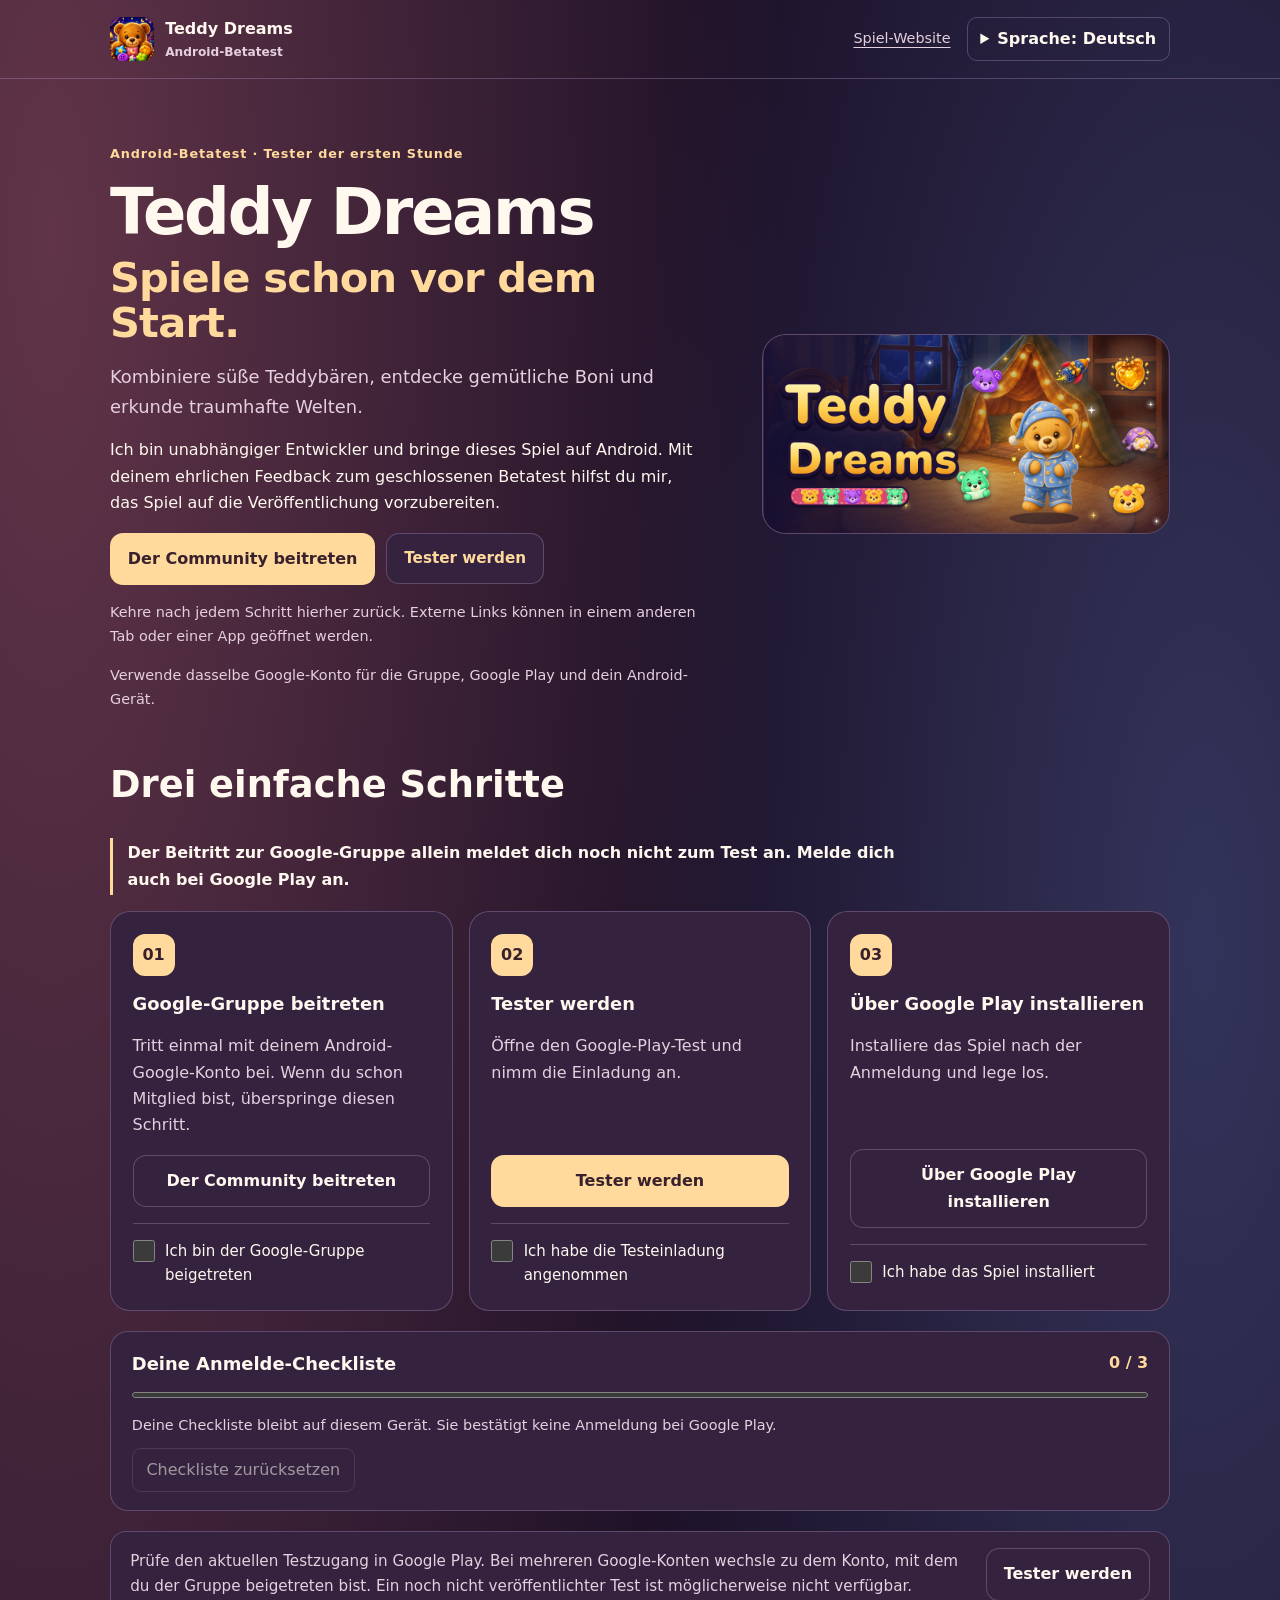
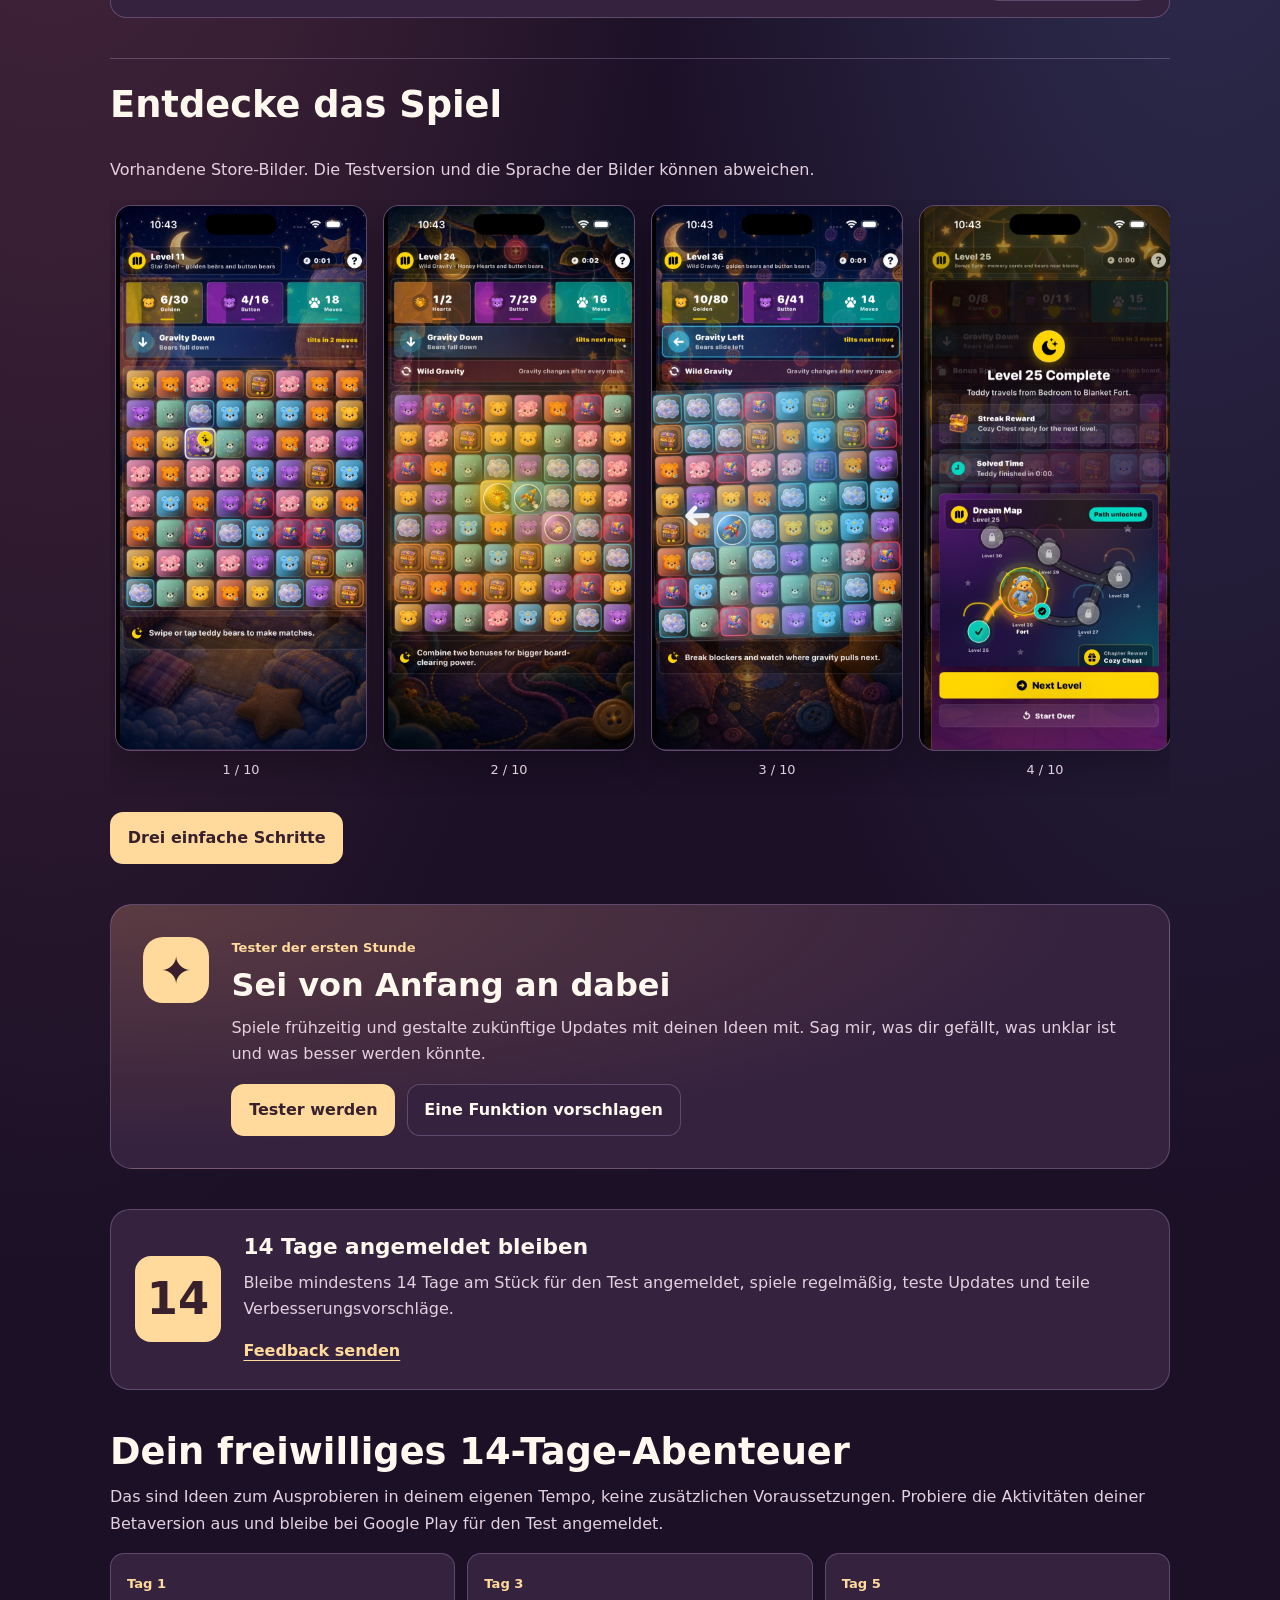
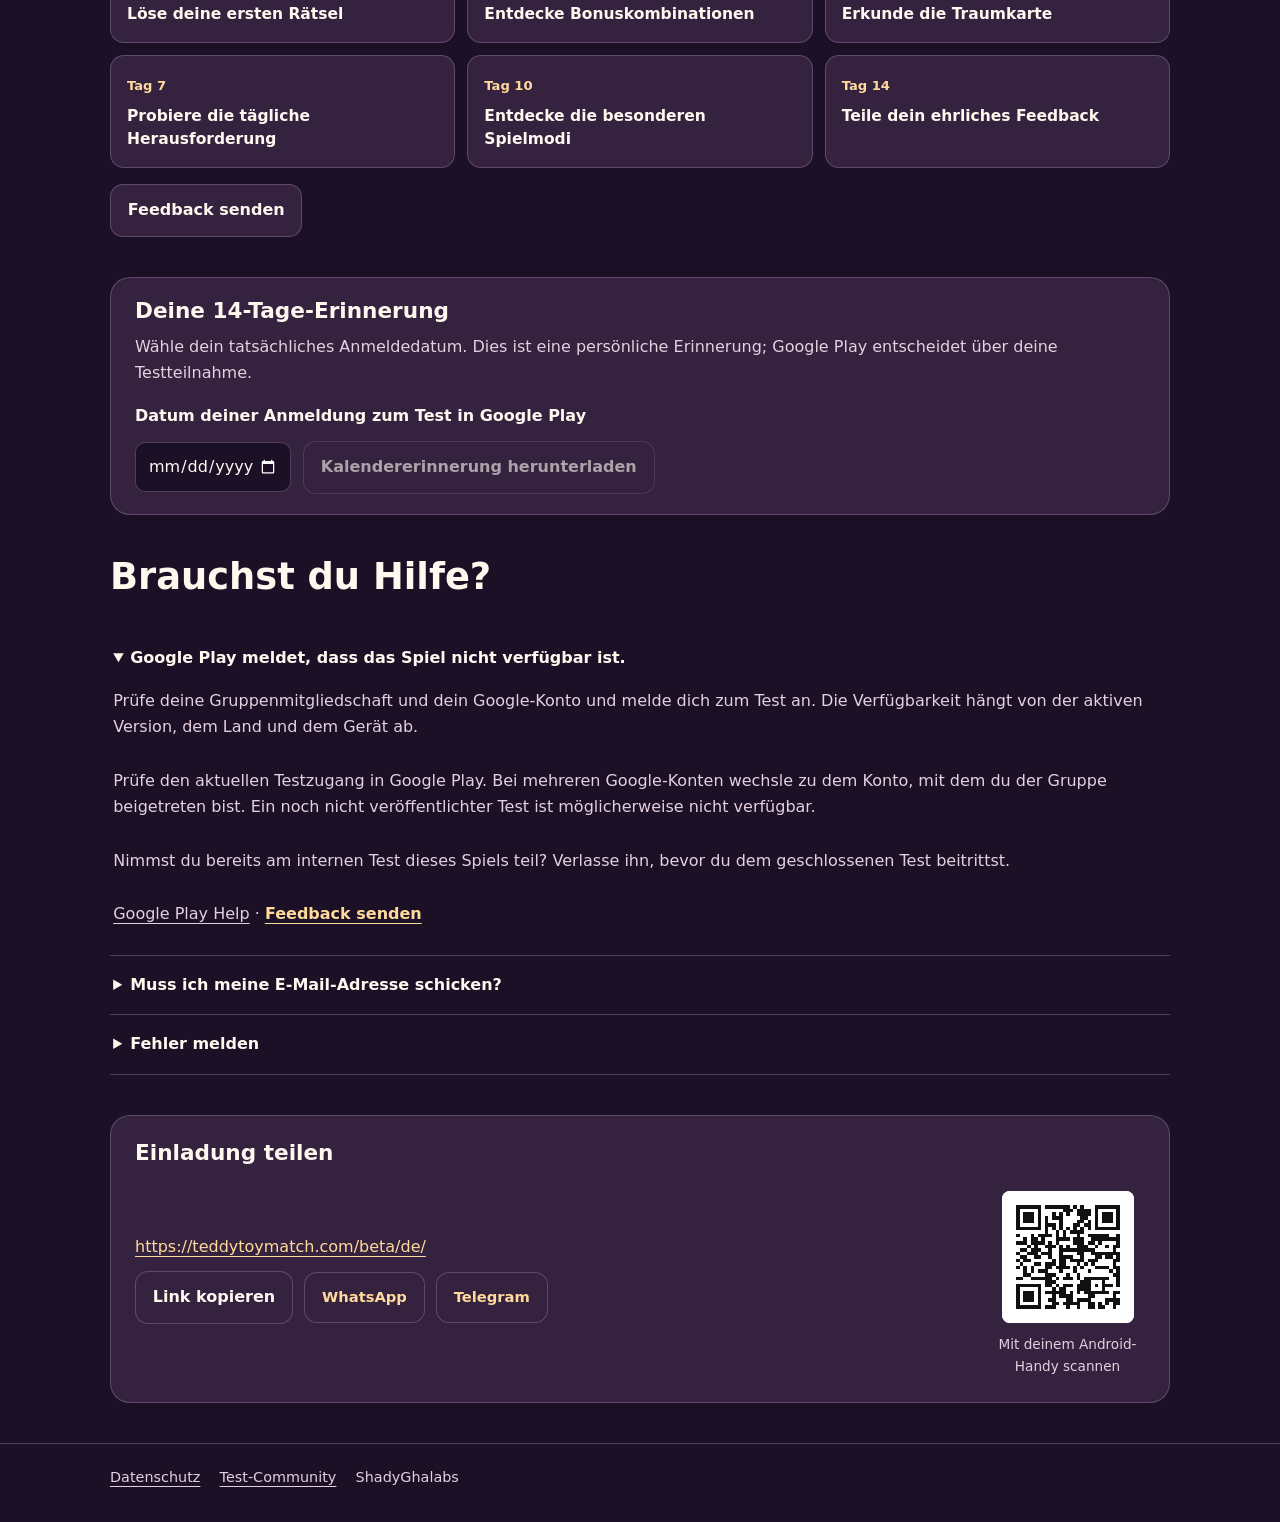
<file: beta/de/index.html>
<!doctype html>
<html lang="de" dir="ltr" data-auto-locale="false">
<head>
<meta charset="utf-8"><meta name="viewport" content="width=device-width, initial-scale=1">
<meta name="theme-color" content="#1b1026"><meta name="referrer" content="no-referrer">
<title>Teddy Dreams — Android-Betatest</title><meta name="description" content="Kombiniere süße Teddybären, entdecke gemütliche Boni und erkunde traumhafte Welten."><link rel="canonical" href="https://teddytoymatch.com/beta/de/">
<link rel="alternate" hreflang="en" href="https://teddytoymatch.com/beta/en/">
<link rel="alternate" hreflang="ar" href="https://teddytoymatch.com/beta/ar/">
<link rel="alternate" hreflang="de" href="https://teddytoymatch.com/beta/de/">
<link rel="alternate" hreflang="es" href="https://teddytoymatch.com/beta/es/">
<link rel="alternate" hreflang="fr" href="https://teddytoymatch.com/beta/fr/">
<link rel="alternate" hreflang="ja" href="https://teddytoymatch.com/beta/ja/">
<link rel="alternate" hreflang="pt-BR" href="https://teddytoymatch.com/beta/pt-BR/">
<link rel="alternate" hreflang="zh-Hans" href="https://teddytoymatch.com/beta/zh-Hans/">
<link rel="alternate" hreflang="x-default" href="https://teddytoymatch.com/beta/">
<meta property="og:type" content="website"><meta property="og:title" content="Teddy Dreams — Android-Betatest"><meta property="og:description" content="Kombiniere süße Teddybären, entdecke gemütliche Boni und erkunde traumhafte Welten."><meta property="og:url" content="https://teddytoymatch.com/beta/de/"><meta property="og:image" content="https://teddytoymatch.com/beta/store/feature.png"><meta property="og:image:width" content="1024"><meta property="og:image:height" content="500"><meta name="twitter:card" content="summary_large_image">
<link rel="icon" href="/assets/game/app-icon.png"><link rel="stylesheet" href="/beta/beta.css"><link rel="stylesheet" href="/beta/funnel.css"><link rel="stylesheet" href="/beta/community.css"><script src="/beta/locale.js" defer></script><script src="/beta/funnel.js" defer></script>
</head>
<body class="teddy" data-beta-app="com.tendonlife.teddybear">
<a class="skip" href="#main-content">Zum Inhalt springen</a>
<header><div class="shell header"><a class="brand" href="/"><img src="/assets/game/app-icon.png" alt="" width="44" height="44"><span>Teddy Dreams<small>Android-Betatest</small></span></a><div class="head-actions"><a href="/">Spiel-Website</a><details class="language"><summary>Sprache: Deutsch</summary><ul><li><a data-locale hreflang="en" lang="en" href="/beta/en/">English</a></li><li><a data-locale hreflang="ar" lang="ar" href="/beta/ar/">العربية</a></li><li><a data-locale hreflang="de" lang="de" href="/beta/de/" aria-current="page">Deutsch</a></li><li><a data-locale hreflang="es" lang="es" href="/beta/es/">Español</a></li><li><a data-locale hreflang="fr" lang="fr" href="/beta/fr/">Français</a></li><li><a data-locale hreflang="ja" lang="ja" href="/beta/ja/">日本語</a></li><li><a data-locale hreflang="pt-BR" lang="pt-BR" href="/beta/pt-BR/">Português (Brasil)</a></li><li><a data-locale hreflang="zh-Hans" lang="zh-Hans" href="/beta/zh-Hans/">简体中文</a></li></ul></details></div></div></header>
<main class="shell" id="main-content">
<section class="hero funnel-hero" aria-labelledby="hero-title"><div><p class="eyebrow">Android-Betatest · Tester der ersten Stunde</p><h1 id="hero-title">Teddy Dreams<span>Spiele schon vor dem Start.</span></h1><p class="lead">Kombiniere süße Teddybären, entdecke gemütliche Boni und erkunde traumhafte Welten.</p><p class="developer-invite">Ich bin unabhängiger Entwickler und bringe dieses Spiel auf Android. Mit deinem ehrlichen Feedback zum geschlossenen Betatest hilfst du mir, das Spiel auf die Veröffentlichung vorzubereiten.</p><div class="hero-actions"><a class="action primary" href="https://groups.google.com/g/alpha-android-testers" target="_blank" rel="noopener noreferrer" data-next-action>Der Community beitreten</a><a class="action member" href="https://play.google.com/apps/testing/com.tendonlife.teddybear" target="_blank" rel="noopener noreferrer">Tester werden</a></div><p class="note" id="return-note">Kehre nach jedem Schritt hierher zurück. Externe Links können in einem anderen Tab oder einer App geöffnet werden.</p><p class="note">Verwende dasselbe Google-Konto für die Gruppe, Google Play und dein Android-Gerät.</p></div><div class="art hero-graphic"><img src="/beta/store/feature.png" alt="" width="1024" height="500" fetchpriority="high"></div></section>
<section id="enroll" class="enroll" aria-labelledby="steps-title"><h2 id="steps-title">Drei einfache Schritte</h2><p class="enroll-clarity">Der Beitritt zur Google-Gruppe allein meldet dich noch nicht zum Test an. Melde dich auch bei Google Play an.</p><ol class="steps" aria-describedby="return-note"><li id="step-group"><span class="number" aria-hidden="true">01</span><h3>Google-Gruppe beitreten</h3><p>Tritt einmal mit deinem Android-Google-Konto bei. Wenn du schon Mitglied bist, überspringe diesen Schritt.</p><a class="action " href="https://groups.google.com/g/alpha-android-testers" target="_blank" rel="noopener noreferrer" data-next-target="group">Der Community beitreten</a><label class="check-step" hidden><input type="checkbox" data-step="group"><span>Ich bin der Google-Gruppe beigetreten</span></label></li><li id="step-test"><span class="number" aria-hidden="true">02</span><h3>Tester werden</h3><p>Öffne den Google-Play-Test und nimm die Einladung an.</p><a class="action primary" href="https://play.google.com/apps/testing/com.tendonlife.teddybear" target="_blank" rel="noopener noreferrer" data-next-target="test">Tester werden</a><label class="check-step" hidden><input type="checkbox" data-step="test"><span>Ich habe die Testeinladung angenommen</span></label></li><li id="step-install"><span class="number" aria-hidden="true">03</span><h3>Über Google Play installieren</h3><p>Installiere das Spiel nach der Anmeldung und lege los.</p><a class="action " href="https://play.google.com/store/apps/details?id=com.tendonlife.teddybear" target="_blank" rel="noopener noreferrer" data-next-target="install">Über Google Play installieren</a><label class="check-step" hidden><input type="checkbox" data-step="install"><span>Ich habe das Spiel installiert</span></label></li></ol><div class="check-panel" data-checklist hidden><div class="check-head"><h3 id="check-title">Deine Anmelde-Checkliste</h3><span data-count role="status" aria-live="polite" dir="ltr">0 / 3</span></div><progress data-progress value="0" max="3" aria-labelledby="check-title"></progress><p>Deine Checkliste bleibt auf diesem Gerät. Sie bestätigt keine Anmeldung bei Google Play.</p><button class="reset" data-reset type="button">Checkliste zurücksetzen</button></div><div class="access-note"><p>Prüfe den aktuellen Testzugang in Google Play. Bei mehreren Google-Konten wechsle zu dem Konto, mit dem du der Gruppe beigetreten bist. Ein noch nicht veröffentlichter Test ist möglicherweise nicht verfügbar.</p><a class="action" href="https://play.google.com/apps/testing/com.tendonlife.teddybear" target="_blank" rel="noopener noreferrer">Tester werden</a></div></section>
<section class="previews" aria-labelledby="preview-title"><h2 id="preview-title">Entdecke das Spiel</h2><p>Vorhandene Store-Bilder. Die Testversion und die Sprache der Bilder können abweichen.</p><div class="store-gallery" role="region" aria-labelledby="preview-title" tabindex="0"><figure class="store-shot"><a href="/assets/screenshots/app-store-web/01-gameplay.jpg" target="_blank" rel="noopener noreferrer"><img src="/assets/screenshots/app-store-web/01-gameplay.jpg" alt="Teddy match-three gameplay from the existing store artwork" lang="en" loading="lazy" decoding="async" width="360" height="780"></a><figcaption dir="ltr">1 / 10</figcaption></figure><figure class="store-shot"><a href="/assets/screenshots/app-store-web/02-bonus-combos.jpg" target="_blank" rel="noopener noreferrer"><img src="/assets/screenshots/app-store-web/02-bonus-combos.jpg" alt="Teddy bonus combos from the existing store artwork" lang="en" loading="lazy" decoding="async" width="360" height="780"></a><figcaption dir="ltr">2 / 10</figcaption></figure><figure class="store-shot"><a href="/assets/screenshots/app-store-web/03-gravity-obstacles.jpg" target="_blank" rel="noopener noreferrer"><img src="/assets/screenshots/app-store-web/03-gravity-obstacles.jpg" alt="Teddy Dreams Gravity and obstacles screenshot from the existing store artwork" lang="en" loading="lazy" decoding="async" width="360" height="780"></a><figcaption dir="ltr">3 / 10</figcaption></figure><figure class="store-shot"><a href="/assets/screenshots/app-store-web/04-dream-map.jpg" target="_blank" rel="noopener noreferrer"><img src="/assets/screenshots/app-store-web/04-dream-map.jpg" alt="Teddy dream map from the existing store artwork" lang="en" loading="lazy" decoding="async" width="360" height="780"></a><figcaption dir="ltr">4 / 10</figcaption></figure><figure class="store-shot"><a href="/assets/screenshots/app-store-web/05-teddy-styles.jpg" target="_blank" rel="noopener noreferrer"><img src="/assets/screenshots/app-store-web/05-teddy-styles.jpg" alt="Teddy Dreams Teddy styles screenshot from the existing store artwork" lang="en" loading="lazy" decoding="async" width="360" height="780"></a><figcaption dir="ltr">5 / 10</figcaption></figure><figure class="store-shot"><a href="/assets/screenshots/app-store-web/06-daily-challenge.jpg" target="_blank" rel="noopener noreferrer"><img src="/assets/screenshots/app-store-web/06-daily-challenge.jpg" alt="Teddy Dreams Daily challenge screenshot from the existing store artwork" lang="en" loading="lazy" decoding="async" width="360" height="780"></a><figcaption dir="ltr">6 / 10</figcaption></figure><figure class="store-shot"><a href="/assets/screenshots/app-store-web/07-level-complete.jpg" target="_blank" rel="noopener noreferrer"><img src="/assets/screenshots/app-store-web/07-level-complete.jpg" alt="Teddy Dreams Level completion screenshot from the existing store artwork" lang="en" loading="lazy" decoding="async" width="360" height="780"></a><figcaption dir="ltr">7 / 10</figcaption></figure><figure class="store-shot"><a href="/assets/screenshots/app-store-web/08-obstacles.jpg" target="_blank" rel="noopener noreferrer"><img src="/assets/screenshots/app-store-web/08-obstacles.jpg" alt="Teddy Dreams Obstacles screenshot from the existing store artwork" lang="en" loading="lazy" decoding="async" width="360" height="780"></a><figcaption dir="ltr">8 / 10</figcaption></figure><figure class="store-shot"><a href="/assets/screenshots/app-store-web/09-timer-streaks.jpg" target="_blank" rel="noopener noreferrer"><img src="/assets/screenshots/app-store-web/09-timer-streaks.jpg" alt="Teddy Dreams Timer and streaks screenshot from the existing store artwork" lang="en" loading="lazy" decoding="async" width="360" height="780"></a><figcaption dir="ltr">9 / 10</figcaption></figure><figure class="store-shot"><a href="/assets/screenshots/app-store-web/10-special-modes.jpg" target="_blank" rel="noopener noreferrer"><img src="/assets/screenshots/app-store-web/10-special-modes.jpg" alt="Teddy Dreams Special modes screenshot from the existing store artwork" lang="en" loading="lazy" decoding="async" width="360" height="780"></a><figcaption dir="ltr">10 / 10</figcaption></figure></div><a class="action primary" href="#enroll">Drei einfache Schritte</a></section>
<section class="founding-community" aria-labelledby="founding-title"><div class="founding-emblem" aria-hidden="true">✦</div><div><p class="community-kicker">Tester der ersten Stunde</p><h2 id="founding-title">Sei von Anfang an dabei</h2><p>Spiele frühzeitig und gestalte zukünftige Updates mit deinen Ideen mit. Sag mir, was dir gefällt, was unklar ist und was besser werden könnte.</p><div class="community-actions"><a class="action primary" href="#enroll">Tester werden</a><a class="action" href="mailto:Feedback@teddytoymatch.com?subject=Teddy%20Dreams%20%E2%80%94%20Eine%20Funktion%20vorschlagen">Eine Funktion vorschlagen</a></div></div></section>
<section class="commit" aria-labelledby="commit-title"><span class="calendar" aria-hidden="true">14</span><div><h2 id="commit-title">14 Tage angemeldet bleiben</h2><p>Bleibe mindestens 14 Tage am Stück für den Test angemeldet, spiele regelmäßig, teste Updates und teile Verbesserungsvorschläge.</p><a class="feedback" href="mailto:Feedback@teddytoymatch.com?subject=Teddy%20Dreams%20%E2%80%94%20Fehler%20melden&amp;body=Ger%C3%A4t%20und%20Android-Version%3A%0ASchritte%20zum%20Nachstellen%3A%0AWas%20passiert%20ist%3A%0AWas%20du%20erwartet%20hast%3A%0AWeiteres%20Feedback%3A%0A" data-feedback-link>Feedback senden</a></div></section>
<section class="tester-adventure" aria-labelledby="adventure-title"><h2 id="adventure-title">Dein freiwilliges 14-Tage-Abenteuer</h2><p>Das sind Ideen zum Ausprobieren in deinem eigenen Tempo, keine zusätzlichen Voraussetzungen. Probiere die Aktivitäten deiner Betaversion aus und bleibe bei Google Play für den Test angemeldet.</p><ol class="adventure-grid"><li data-activity-day="1"><span>Tag 1</span><p>Löse deine ersten Rätsel</p></li><li data-activity-day="3"><span>Tag 3</span><p>Entdecke Bonuskombinationen</p></li><li data-activity-day="5"><span>Tag 5</span><p>Erkunde die Traumkarte</p></li><li data-activity-day="7"><span>Tag 7</span><p>Probiere die tägliche Herausforderung</p></li><li data-activity-day="10"><span>Tag 10</span><p>Entdecke die besonderen Spielmodi</p></li><li data-activity-day="14"><span>Tag 14</span><p>Teile dein ehrliches Feedback</p></li></ol><a class="action" href="mailto:Feedback@teddytoymatch.com?subject=Teddy%20Dreams%20%E2%80%94%20Fehler%20melden&amp;body=Ger%C3%A4t%20und%20Android-Version%3A%0ASchritte%20zum%20Nachstellen%3A%0AWas%20passiert%20ist%3A%0AWas%20du%20erwartet%20hast%3A%0AWeiteres%20Feedback%3A%0A">Feedback senden</a></section>
<section class="reminder" data-reminder hidden aria-labelledby="reminder-title"><h2 id="reminder-title">Deine 14-Tage-Erinnerung</h2><p>Wähle dein tatsächliches Anmeldedatum. Dies ist eine persönliche Erinnerung; Google Play entscheidet über deine Testteilnahme.</p><div class="reminder-controls"><label for="opt-in-date">Datum deiner Anmeldung zum Test in Google Play</label><input id="opt-in-date" type="date" data-opt-date><button class="action" type="button" data-reminder-download data-event-title="Teddy Dreams — 14 Tage angemeldet bleiben" data-event-note="Wähle dein tatsächliches Anmeldedatum. Dies ist eine persönliche Erinnerung; Google Play entscheidet über deine Testteilnahme." disabled>Kalendererinnerung herunterladen</button></div></section>
<section class="faq" aria-labelledby="faq-title"><h2 id="faq-title">Brauchst du Hilfe?</h2><details open><summary>Google Play meldet, dass das Spiel nicht verfügbar ist.</summary><p>Prüfe deine Gruppenmitgliedschaft und dein Google-Konto und melde dich zum Test an. Die Verfügbarkeit hängt von der aktiven Version, dem Land und dem Gerät ab.</p><p>Prüfe den aktuellen Testzugang in Google Play. Bei mehreren Google-Konten wechsle zu dem Konto, mit dem du der Gruppe beigetreten bist. Ein noch nicht veröffentlichter Test ist möglicherweise nicht verfügbar.</p><p>Nimmst du bereits am internen Test dieses Spiels teil? Verlasse ihn, bevor du dem geschlossenen Test beitrittst.</p><p><a href="https://support.google.com/googleplay/android-developer/answer/9845334" target="_blank" rel="noopener noreferrer">Google Play Help</a> · <a class="feedback" href="mailto:Feedback@teddytoymatch.com?subject=Teddy%20Dreams%20%E2%80%94%20Fehler%20melden&amp;body=Ger%C3%A4t%20und%20Android-Version%3A%0ASchritte%20zum%20Nachstellen%3A%0AWas%20passiert%20ist%3A%0AWas%20du%20erwartet%20hast%3A%0AWeiteres%20Feedback%3A%0A">Feedback senden</a></p></details><details><summary>Muss ich meine E-Mail-Adresse schicken?</summary><p>Nein. Google Groups und Google Play verwalten die Anmeldung. Diese Website erfasst keine E-Mail-Adressen.</p></details><details><summary>Fehler melden</summary><p>Nenne dein Gerätemodell, die Android-Version und das Problem. Sende keine privaten Konto- oder Zahlungsdaten. <a class="feedback" href="mailto:Feedback@teddytoymatch.com?subject=Teddy%20Dreams%20%E2%80%94%20Fehler%20melden&amp;body=Ger%C3%A4t%20und%20Android-Version%3A%0ASchritte%20zum%20Nachstellen%3A%0AWas%20passiert%20ist%3A%0AWas%20du%20erwartet%20hast%3A%0AWeiteres%20Feedback%3A%0A">Feedback senden</a></p></details></section>
<section class="share" aria-labelledby="share-title"><h2 id="share-title">Einladung teilen</h2><div class="share-actions"><a data-share href="https://teddytoymatch.com/beta/de/" dir="ltr">https://teddytoymatch.com/beta/de/</a><button class="action" type="button" data-copy data-copied="Link kopiert!" data-failure="Bitte kopiere den angezeigten Link manuell." hidden>Link kopieren</button><button class="action primary" type="button" data-native-share hidden>Einladung teilen</button><a class="action share-service" href="https://wa.me/?text=https%3A%2F%2Fteddytoymatch.com%2Fbeta%2Fde%2F" target="_blank" rel="noopener noreferrer" aria-label="Einladung teilen · WhatsApp">WhatsApp</a><a class="action share-service" href="https://t.me/share/url?url=https%3A%2F%2Fteddytoymatch.com%2Fbeta%2Fde%2F" target="_blank" rel="noopener noreferrer" aria-label="Einladung teilen · Telegram">Telegram</a><span data-status class="copy-status" role="status" aria-live="polite"></span></div><figure class="invite-qr"><img src="/beta/invite-qr.svg" width="132" height="132" alt="" loading="lazy"><figcaption>Mit deinem Android-Handy scannen</figcaption></figure></section>
</main><footer><div class="shell footer"><a href="/privacy.html">Datenschutz</a><a href="https://groups.google.com/g/alpha-android-testers" target="_blank" rel="noopener noreferrer">Test-Community</a><span>ShadyGhalabs</span></div></footer>
</body></html>
</file>
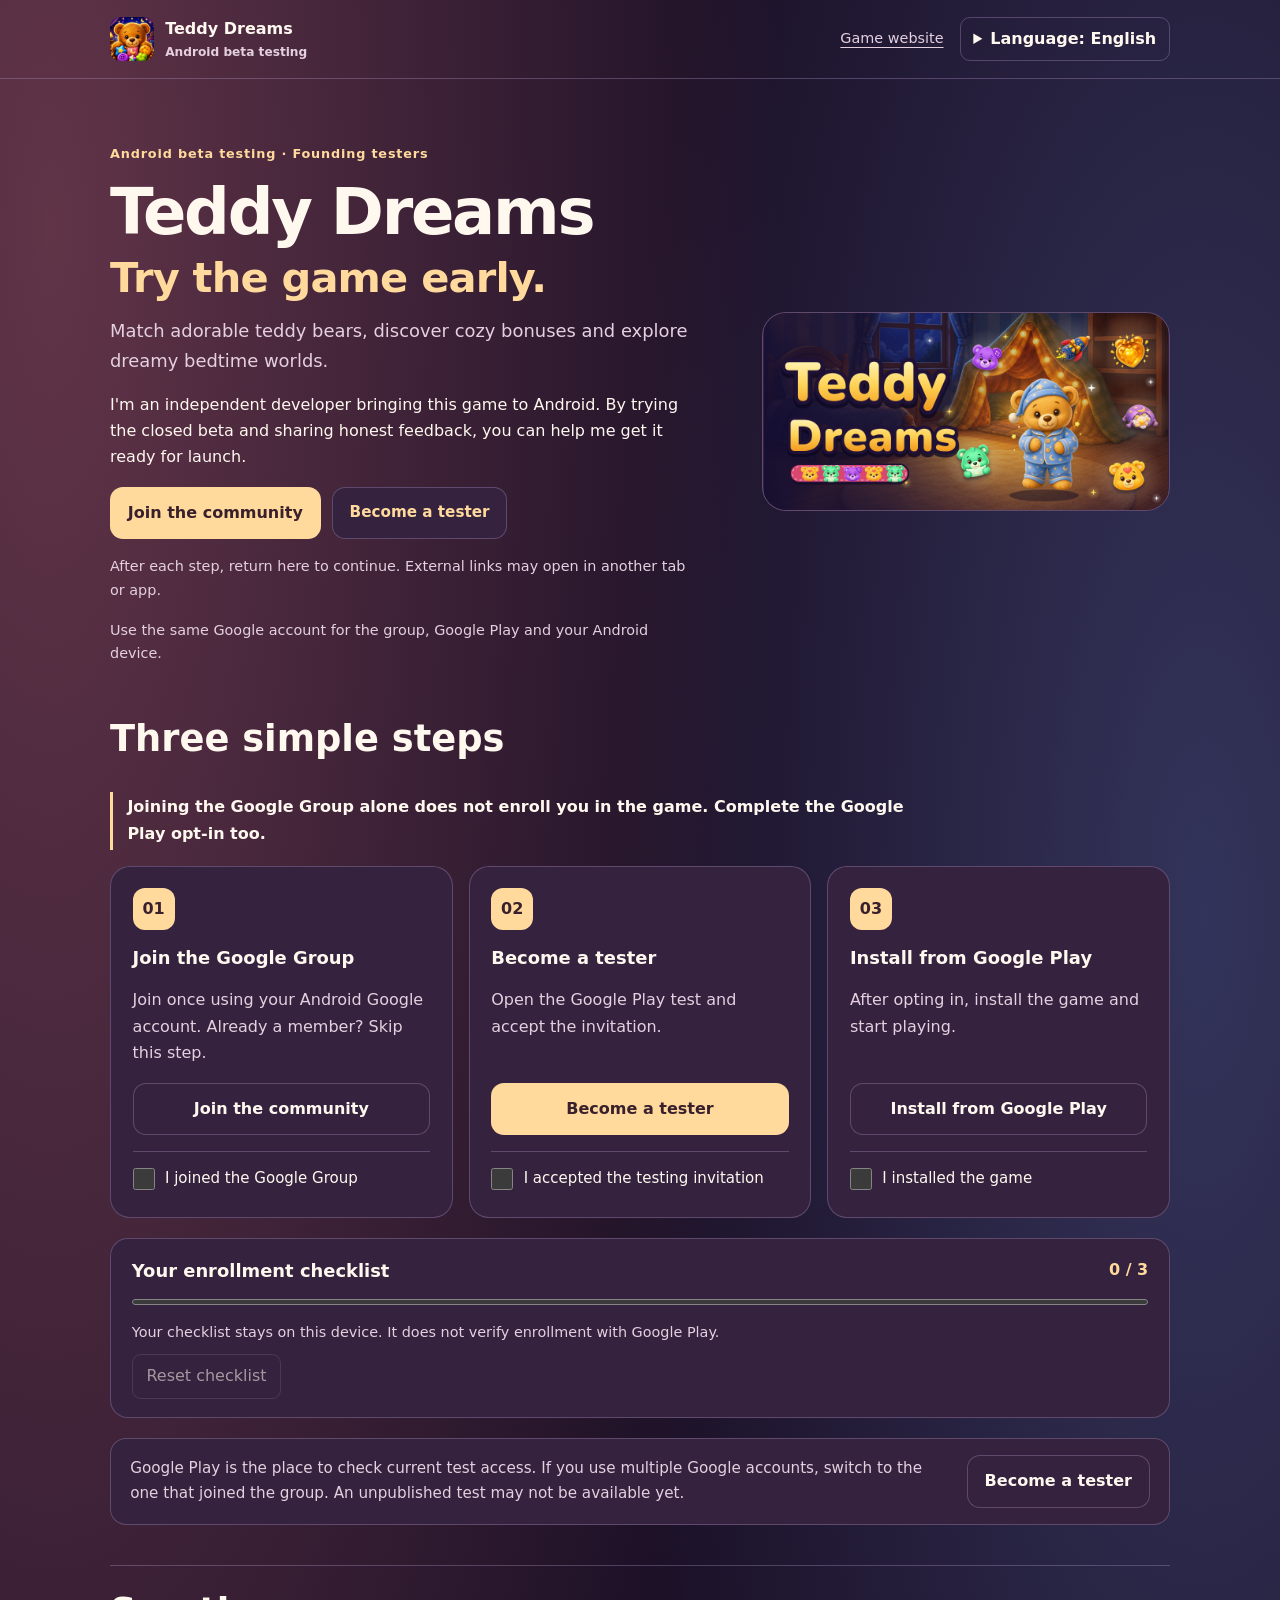
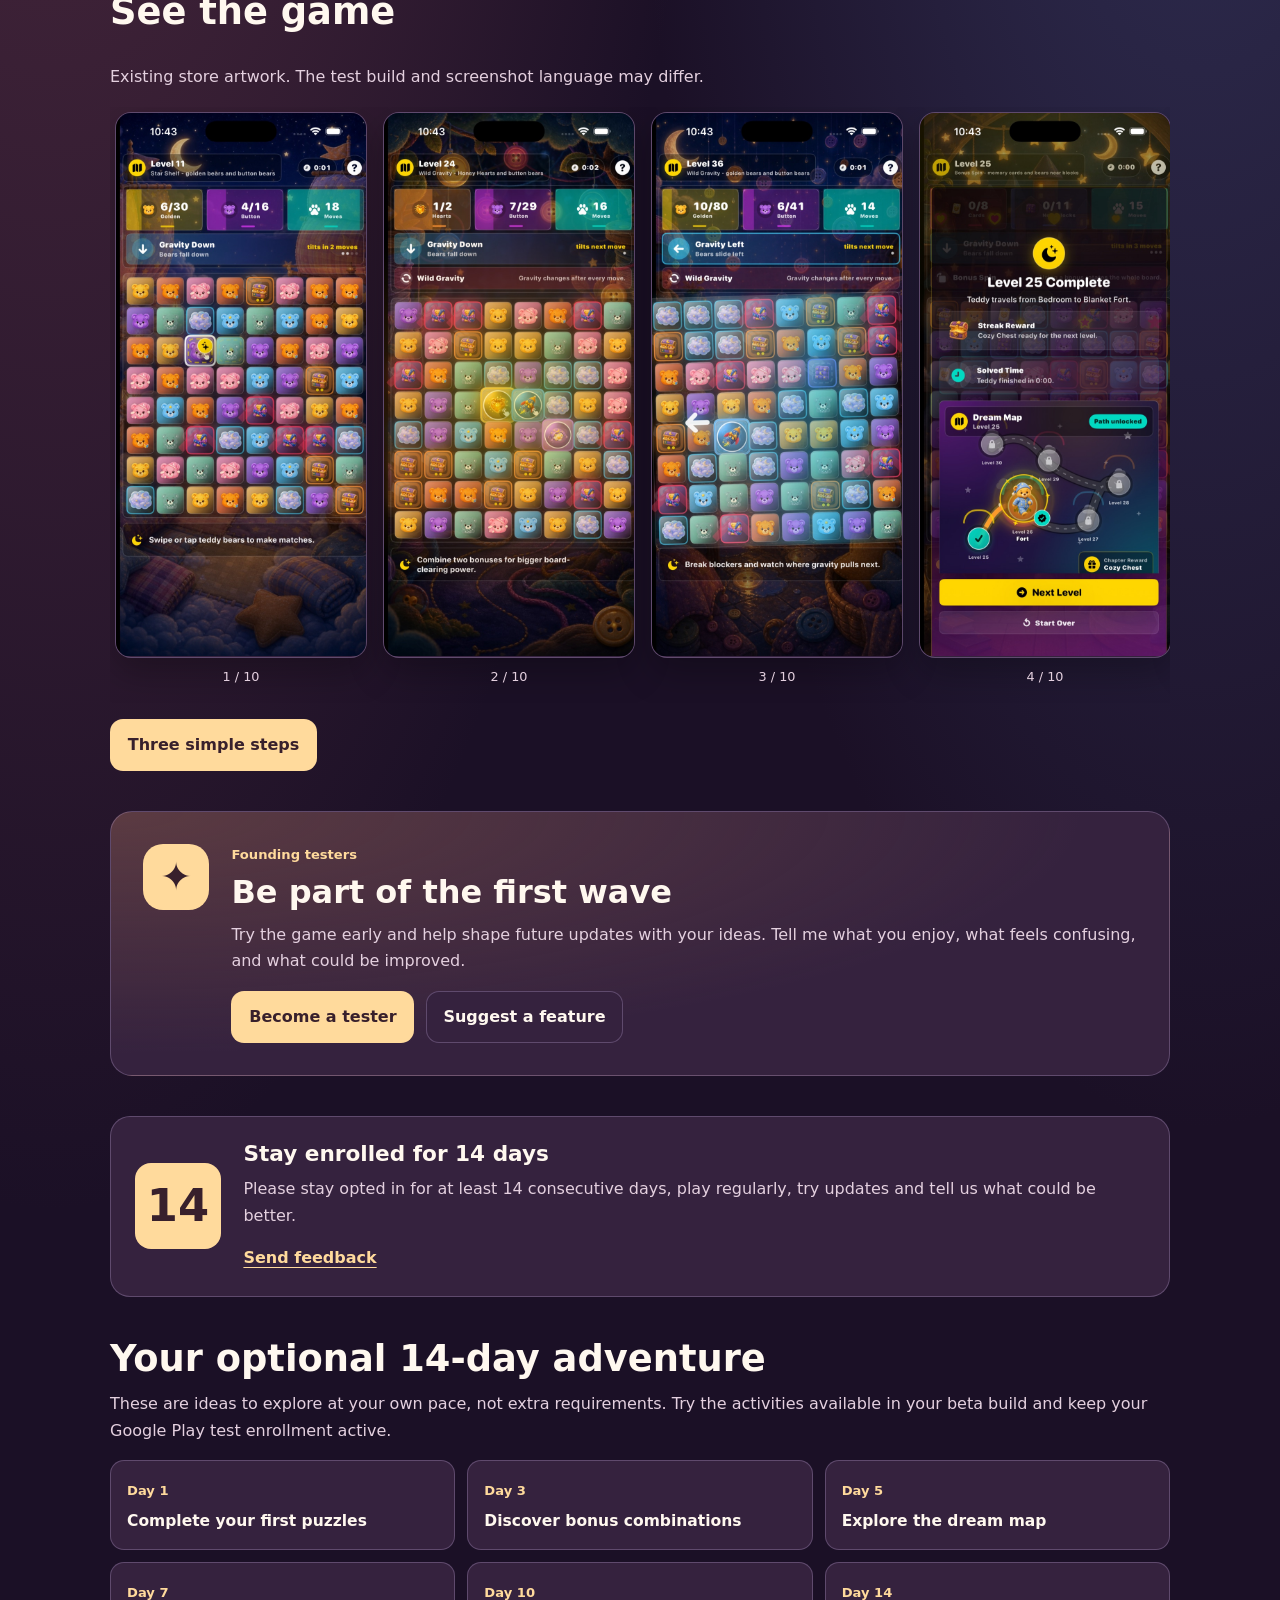
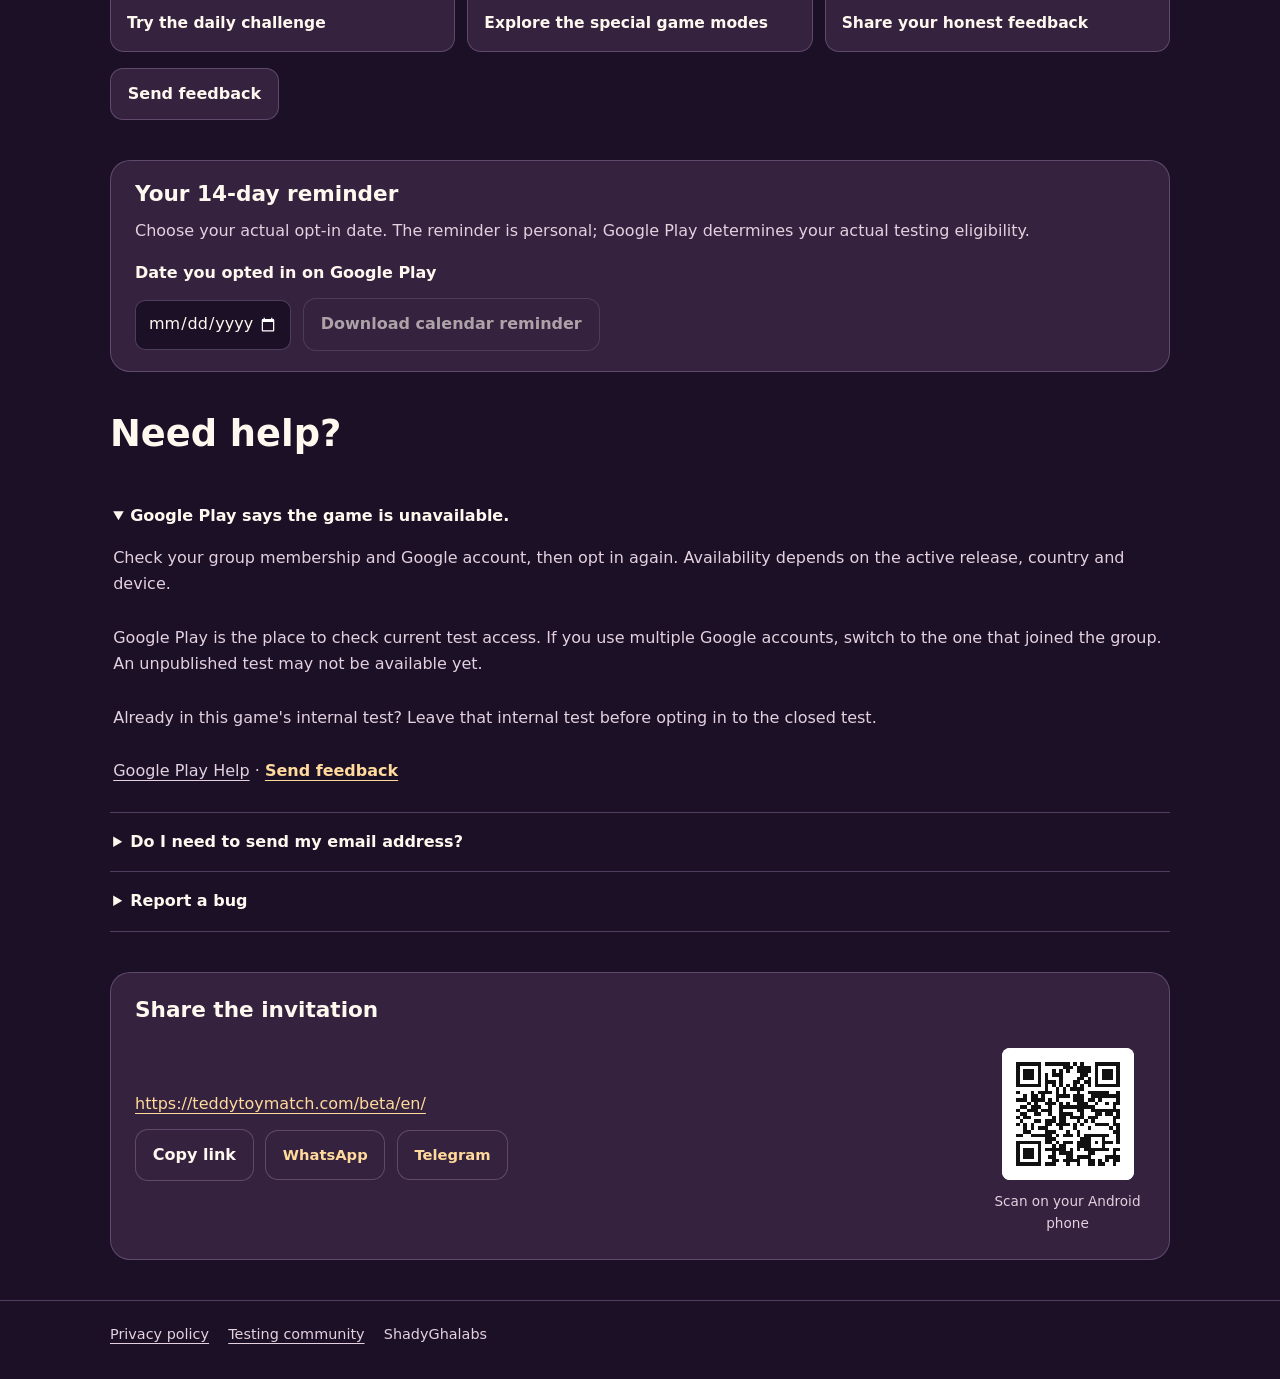
<file: beta/en/index.html>
<!doctype html>
<html lang="en" dir="ltr" data-auto-locale="false">
<head>
<meta charset="utf-8"><meta name="viewport" content="width=device-width, initial-scale=1">
<meta name="theme-color" content="#1b1026"><meta name="referrer" content="no-referrer">
<title>Teddy Dreams — Android beta testing</title><meta name="description" content="Match adorable teddy bears, discover cozy bonuses and explore dreamy bedtime worlds."><link rel="canonical" href="https://teddytoymatch.com/beta/en/">
<link rel="alternate" hreflang="en" href="https://teddytoymatch.com/beta/en/">
<link rel="alternate" hreflang="ar" href="https://teddytoymatch.com/beta/ar/">
<link rel="alternate" hreflang="de" href="https://teddytoymatch.com/beta/de/">
<link rel="alternate" hreflang="es" href="https://teddytoymatch.com/beta/es/">
<link rel="alternate" hreflang="fr" href="https://teddytoymatch.com/beta/fr/">
<link rel="alternate" hreflang="ja" href="https://teddytoymatch.com/beta/ja/">
<link rel="alternate" hreflang="pt-BR" href="https://teddytoymatch.com/beta/pt-BR/">
<link rel="alternate" hreflang="zh-Hans" href="https://teddytoymatch.com/beta/zh-Hans/">
<link rel="alternate" hreflang="x-default" href="https://teddytoymatch.com/beta/">
<meta property="og:type" content="website"><meta property="og:title" content="Teddy Dreams — Android beta testing"><meta property="og:description" content="Match adorable teddy bears, discover cozy bonuses and explore dreamy bedtime worlds."><meta property="og:url" content="https://teddytoymatch.com/beta/en/"><meta property="og:image" content="https://teddytoymatch.com/beta/store/feature.png"><meta property="og:image:width" content="1024"><meta property="og:image:height" content="500"><meta name="twitter:card" content="summary_large_image">
<link rel="icon" href="/assets/game/app-icon.png"><link rel="stylesheet" href="/beta/beta.css"><link rel="stylesheet" href="/beta/funnel.css"><link rel="stylesheet" href="/beta/community.css"><script src="/beta/locale.js" defer></script><script src="/beta/funnel.js" defer></script>
</head>
<body class="teddy" data-beta-app="com.tendonlife.teddybear">
<a class="skip" href="#main-content">Skip to content</a>
<header><div class="shell header"><a class="brand" href="/"><img src="/assets/game/app-icon.png" alt="" width="44" height="44"><span>Teddy Dreams<small>Android beta testing</small></span></a><div class="head-actions"><a href="/">Game website</a><details class="language"><summary>Language: English</summary><ul><li><a data-locale hreflang="en" lang="en" href="/beta/en/" aria-current="page">English</a></li><li><a data-locale hreflang="ar" lang="ar" href="/beta/ar/">العربية</a></li><li><a data-locale hreflang="de" lang="de" href="/beta/de/">Deutsch</a></li><li><a data-locale hreflang="es" lang="es" href="/beta/es/">Español</a></li><li><a data-locale hreflang="fr" lang="fr" href="/beta/fr/">Français</a></li><li><a data-locale hreflang="ja" lang="ja" href="/beta/ja/">日本語</a></li><li><a data-locale hreflang="pt-BR" lang="pt-BR" href="/beta/pt-BR/">Português (Brasil)</a></li><li><a data-locale hreflang="zh-Hans" lang="zh-Hans" href="/beta/zh-Hans/">简体中文</a></li></ul></details></div></div></header>
<main class="shell" id="main-content">
<section class="hero funnel-hero" aria-labelledby="hero-title"><div><p class="eyebrow">Android beta testing · Founding testers</p><h1 id="hero-title">Teddy Dreams<span>Try the game early.</span></h1><p class="lead">Match adorable teddy bears, discover cozy bonuses and explore dreamy bedtime worlds.</p><p class="developer-invite">I&#39;m an independent developer bringing this game to Android. By trying the closed beta and sharing honest feedback, you can help me get it ready for launch.</p><div class="hero-actions"><a class="action primary" href="https://groups.google.com/g/alpha-android-testers" target="_blank" rel="noopener noreferrer" data-next-action>Join the community</a><a class="action member" href="https://play.google.com/apps/testing/com.tendonlife.teddybear" target="_blank" rel="noopener noreferrer">Become a tester</a></div><p class="note" id="return-note">After each step, return here to continue. External links may open in another tab or app.</p><p class="note">Use the same Google account for the group, Google Play and your Android device.</p></div><div class="art hero-graphic"><img src="/beta/store/feature.png" alt="" width="1024" height="500" fetchpriority="high"></div></section>
<section id="enroll" class="enroll" aria-labelledby="steps-title"><h2 id="steps-title">Three simple steps</h2><p class="enroll-clarity">Joining the Google Group alone does not enroll you in the game. Complete the Google Play opt-in too.</p><ol class="steps" aria-describedby="return-note"><li id="step-group"><span class="number" aria-hidden="true">01</span><h3>Join the Google Group</h3><p>Join once using your Android Google account. Already a member? Skip this step.</p><a class="action " href="https://groups.google.com/g/alpha-android-testers" target="_blank" rel="noopener noreferrer" data-next-target="group">Join the community</a><label class="check-step" hidden><input type="checkbox" data-step="group"><span>I joined the Google Group</span></label></li><li id="step-test"><span class="number" aria-hidden="true">02</span><h3>Become a tester</h3><p>Open the Google Play test and accept the invitation.</p><a class="action primary" href="https://play.google.com/apps/testing/com.tendonlife.teddybear" target="_blank" rel="noopener noreferrer" data-next-target="test">Become a tester</a><label class="check-step" hidden><input type="checkbox" data-step="test"><span>I accepted the testing invitation</span></label></li><li id="step-install"><span class="number" aria-hidden="true">03</span><h3>Install from Google Play</h3><p>After opting in, install the game and start playing.</p><a class="action " href="https://play.google.com/store/apps/details?id=com.tendonlife.teddybear" target="_blank" rel="noopener noreferrer" data-next-target="install">Install from Google Play</a><label class="check-step" hidden><input type="checkbox" data-step="install"><span>I installed the game</span></label></li></ol><div class="check-panel" data-checklist hidden><div class="check-head"><h3 id="check-title">Your enrollment checklist</h3><span data-count role="status" aria-live="polite" dir="ltr">0 / 3</span></div><progress data-progress value="0" max="3" aria-labelledby="check-title"></progress><p>Your checklist stays on this device. It does not verify enrollment with Google Play.</p><button class="reset" data-reset type="button">Reset checklist</button></div><div class="access-note"><p>Google Play is the place to check current test access. If you use multiple Google accounts, switch to the one that joined the group. An unpublished test may not be available yet.</p><a class="action" href="https://play.google.com/apps/testing/com.tendonlife.teddybear" target="_blank" rel="noopener noreferrer">Become a tester</a></div></section>
<section class="previews" aria-labelledby="preview-title"><h2 id="preview-title">See the game</h2><p>Existing store artwork. The test build and screenshot language may differ.</p><div class="store-gallery" role="region" aria-labelledby="preview-title" tabindex="0"><figure class="store-shot"><a href="/assets/screenshots/app-store-web/01-gameplay.jpg" target="_blank" rel="noopener noreferrer"><img src="/assets/screenshots/app-store-web/01-gameplay.jpg" alt="Teddy match-three gameplay from the existing store artwork" lang="en" loading="lazy" decoding="async" width="360" height="780"></a><figcaption dir="ltr">1 / 10</figcaption></figure><figure class="store-shot"><a href="/assets/screenshots/app-store-web/02-bonus-combos.jpg" target="_blank" rel="noopener noreferrer"><img src="/assets/screenshots/app-store-web/02-bonus-combos.jpg" alt="Teddy bonus combos from the existing store artwork" lang="en" loading="lazy" decoding="async" width="360" height="780"></a><figcaption dir="ltr">2 / 10</figcaption></figure><figure class="store-shot"><a href="/assets/screenshots/app-store-web/03-gravity-obstacles.jpg" target="_blank" rel="noopener noreferrer"><img src="/assets/screenshots/app-store-web/03-gravity-obstacles.jpg" alt="Teddy Dreams Gravity and obstacles screenshot from the existing store artwork" lang="en" loading="lazy" decoding="async" width="360" height="780"></a><figcaption dir="ltr">3 / 10</figcaption></figure><figure class="store-shot"><a href="/assets/screenshots/app-store-web/04-dream-map.jpg" target="_blank" rel="noopener noreferrer"><img src="/assets/screenshots/app-store-web/04-dream-map.jpg" alt="Teddy dream map from the existing store artwork" lang="en" loading="lazy" decoding="async" width="360" height="780"></a><figcaption dir="ltr">4 / 10</figcaption></figure><figure class="store-shot"><a href="/assets/screenshots/app-store-web/05-teddy-styles.jpg" target="_blank" rel="noopener noreferrer"><img src="/assets/screenshots/app-store-web/05-teddy-styles.jpg" alt="Teddy Dreams Teddy styles screenshot from the existing store artwork" lang="en" loading="lazy" decoding="async" width="360" height="780"></a><figcaption dir="ltr">5 / 10</figcaption></figure><figure class="store-shot"><a href="/assets/screenshots/app-store-web/06-daily-challenge.jpg" target="_blank" rel="noopener noreferrer"><img src="/assets/screenshots/app-store-web/06-daily-challenge.jpg" alt="Teddy Dreams Daily challenge screenshot from the existing store artwork" lang="en" loading="lazy" decoding="async" width="360" height="780"></a><figcaption dir="ltr">6 / 10</figcaption></figure><figure class="store-shot"><a href="/assets/screenshots/app-store-web/07-level-complete.jpg" target="_blank" rel="noopener noreferrer"><img src="/assets/screenshots/app-store-web/07-level-complete.jpg" alt="Teddy Dreams Level completion screenshot from the existing store artwork" lang="en" loading="lazy" decoding="async" width="360" height="780"></a><figcaption dir="ltr">7 / 10</figcaption></figure><figure class="store-shot"><a href="/assets/screenshots/app-store-web/08-obstacles.jpg" target="_blank" rel="noopener noreferrer"><img src="/assets/screenshots/app-store-web/08-obstacles.jpg" alt="Teddy Dreams Obstacles screenshot from the existing store artwork" lang="en" loading="lazy" decoding="async" width="360" height="780"></a><figcaption dir="ltr">8 / 10</figcaption></figure><figure class="store-shot"><a href="/assets/screenshots/app-store-web/09-timer-streaks.jpg" target="_blank" rel="noopener noreferrer"><img src="/assets/screenshots/app-store-web/09-timer-streaks.jpg" alt="Teddy Dreams Timer and streaks screenshot from the existing store artwork" lang="en" loading="lazy" decoding="async" width="360" height="780"></a><figcaption dir="ltr">9 / 10</figcaption></figure><figure class="store-shot"><a href="/assets/screenshots/app-store-web/10-special-modes.jpg" target="_blank" rel="noopener noreferrer"><img src="/assets/screenshots/app-store-web/10-special-modes.jpg" alt="Teddy Dreams Special modes screenshot from the existing store artwork" lang="en" loading="lazy" decoding="async" width="360" height="780"></a><figcaption dir="ltr">10 / 10</figcaption></figure></div><a class="action primary" href="#enroll">Three simple steps</a></section>
<section class="founding-community" aria-labelledby="founding-title"><div class="founding-emblem" aria-hidden="true">✦</div><div><p class="community-kicker">Founding testers</p><h2 id="founding-title">Be part of the first wave</h2><p>Try the game early and help shape future updates with your ideas. Tell me what you enjoy, what feels confusing, and what could be improved.</p><div class="community-actions"><a class="action primary" href="#enroll">Become a tester</a><a class="action" href="mailto:Feedback@teddytoymatch.com?subject=Teddy%20Dreams%20%E2%80%94%20Suggest%20a%20feature">Suggest a feature</a></div></div></section>
<section class="commit" aria-labelledby="commit-title"><span class="calendar" aria-hidden="true">14</span><div><h2 id="commit-title">Stay enrolled for 14 days</h2><p>Please stay opted in for at least 14 consecutive days, play regularly, try updates and tell us what could be better.</p><a class="feedback" href="mailto:Feedback@teddytoymatch.com?subject=Teddy%20Dreams%20%E2%80%94%20Report%20a%20bug&amp;body=Device%20and%20Android%20version%3A%0ASteps%20to%20reproduce%3A%0AWhat%20happened%3A%0AWhat%20you%20expected%3A%0AOther%20feedback%3A%0A" data-feedback-link>Send feedback</a></div></section>
<section class="tester-adventure" aria-labelledby="adventure-title"><h2 id="adventure-title">Your optional 14-day adventure</h2><p>These are ideas to explore at your own pace, not extra requirements. Try the activities available in your beta build and keep your Google Play test enrollment active.</p><ol class="adventure-grid"><li data-activity-day="1"><span>Day 1</span><p>Complete your first puzzles</p></li><li data-activity-day="3"><span>Day 3</span><p>Discover bonus combinations</p></li><li data-activity-day="5"><span>Day 5</span><p>Explore the dream map</p></li><li data-activity-day="7"><span>Day 7</span><p>Try the daily challenge</p></li><li data-activity-day="10"><span>Day 10</span><p>Explore the special game modes</p></li><li data-activity-day="14"><span>Day 14</span><p>Share your honest feedback</p></li></ol><a class="action" href="mailto:Feedback@teddytoymatch.com?subject=Teddy%20Dreams%20%E2%80%94%20Report%20a%20bug&amp;body=Device%20and%20Android%20version%3A%0ASteps%20to%20reproduce%3A%0AWhat%20happened%3A%0AWhat%20you%20expected%3A%0AOther%20feedback%3A%0A">Send feedback</a></section>
<section class="reminder" data-reminder hidden aria-labelledby="reminder-title"><h2 id="reminder-title">Your 14-day reminder</h2><p>Choose your actual opt-in date. The reminder is personal; Google Play determines your actual testing eligibility.</p><div class="reminder-controls"><label for="opt-in-date">Date you opted in on Google Play</label><input id="opt-in-date" type="date" data-opt-date><button class="action" type="button" data-reminder-download data-event-title="Teddy Dreams — Stay enrolled for 14 days" data-event-note="Choose your actual opt-in date. The reminder is personal; Google Play determines your actual testing eligibility." disabled>Download calendar reminder</button></div></section>
<section class="faq" aria-labelledby="faq-title"><h2 id="faq-title">Need help?</h2><details open><summary>Google Play says the game is unavailable.</summary><p>Check your group membership and Google account, then opt in again. Availability depends on the active release, country and device.</p><p>Google Play is the place to check current test access. If you use multiple Google accounts, switch to the one that joined the group. An unpublished test may not be available yet.</p><p>Already in this game&#39;s internal test? Leave that internal test before opting in to the closed test.</p><p><a href="https://support.google.com/googleplay/android-developer/answer/9845334" target="_blank" rel="noopener noreferrer">Google Play Help</a> · <a class="feedback" href="mailto:Feedback@teddytoymatch.com?subject=Teddy%20Dreams%20%E2%80%94%20Report%20a%20bug&amp;body=Device%20and%20Android%20version%3A%0ASteps%20to%20reproduce%3A%0AWhat%20happened%3A%0AWhat%20you%20expected%3A%0AOther%20feedback%3A%0A">Send feedback</a></p></details><details><summary>Do I need to send my email address?</summary><p>No. Google Groups and Google Play manage enrollment. This website does not collect emails.</p></details><details><summary>Report a bug</summary><p>Include your device model, Android version and what happened. Do not include private account or payment information. <a class="feedback" href="mailto:Feedback@teddytoymatch.com?subject=Teddy%20Dreams%20%E2%80%94%20Report%20a%20bug&amp;body=Device%20and%20Android%20version%3A%0ASteps%20to%20reproduce%3A%0AWhat%20happened%3A%0AWhat%20you%20expected%3A%0AOther%20feedback%3A%0A">Send feedback</a></p></details></section>
<section class="share" aria-labelledby="share-title"><h2 id="share-title">Share the invitation</h2><div class="share-actions"><a data-share href="https://teddytoymatch.com/beta/en/" dir="ltr">https://teddytoymatch.com/beta/en/</a><button class="action" type="button" data-copy data-copied="Link copied!" data-failure="Please copy the visible link manually." hidden>Copy link</button><button class="action primary" type="button" data-native-share hidden>Share the invitation</button><a class="action share-service" href="https://wa.me/?text=https%3A%2F%2Fteddytoymatch.com%2Fbeta%2Fen%2F" target="_blank" rel="noopener noreferrer" aria-label="Share the invitation · WhatsApp">WhatsApp</a><a class="action share-service" href="https://t.me/share/url?url=https%3A%2F%2Fteddytoymatch.com%2Fbeta%2Fen%2F" target="_blank" rel="noopener noreferrer" aria-label="Share the invitation · Telegram">Telegram</a><span data-status class="copy-status" role="status" aria-live="polite"></span></div><figure class="invite-qr"><img src="/beta/invite-qr.svg" width="132" height="132" alt="" loading="lazy"><figcaption>Scan on your Android phone</figcaption></figure></section>
</main><footer><div class="shell footer"><a href="/privacy.html">Privacy policy</a><a href="https://groups.google.com/g/alpha-android-testers" target="_blank" rel="noopener noreferrer">Testing community</a><span>ShadyGhalabs</span></div></footer>
</body></html>
</file>
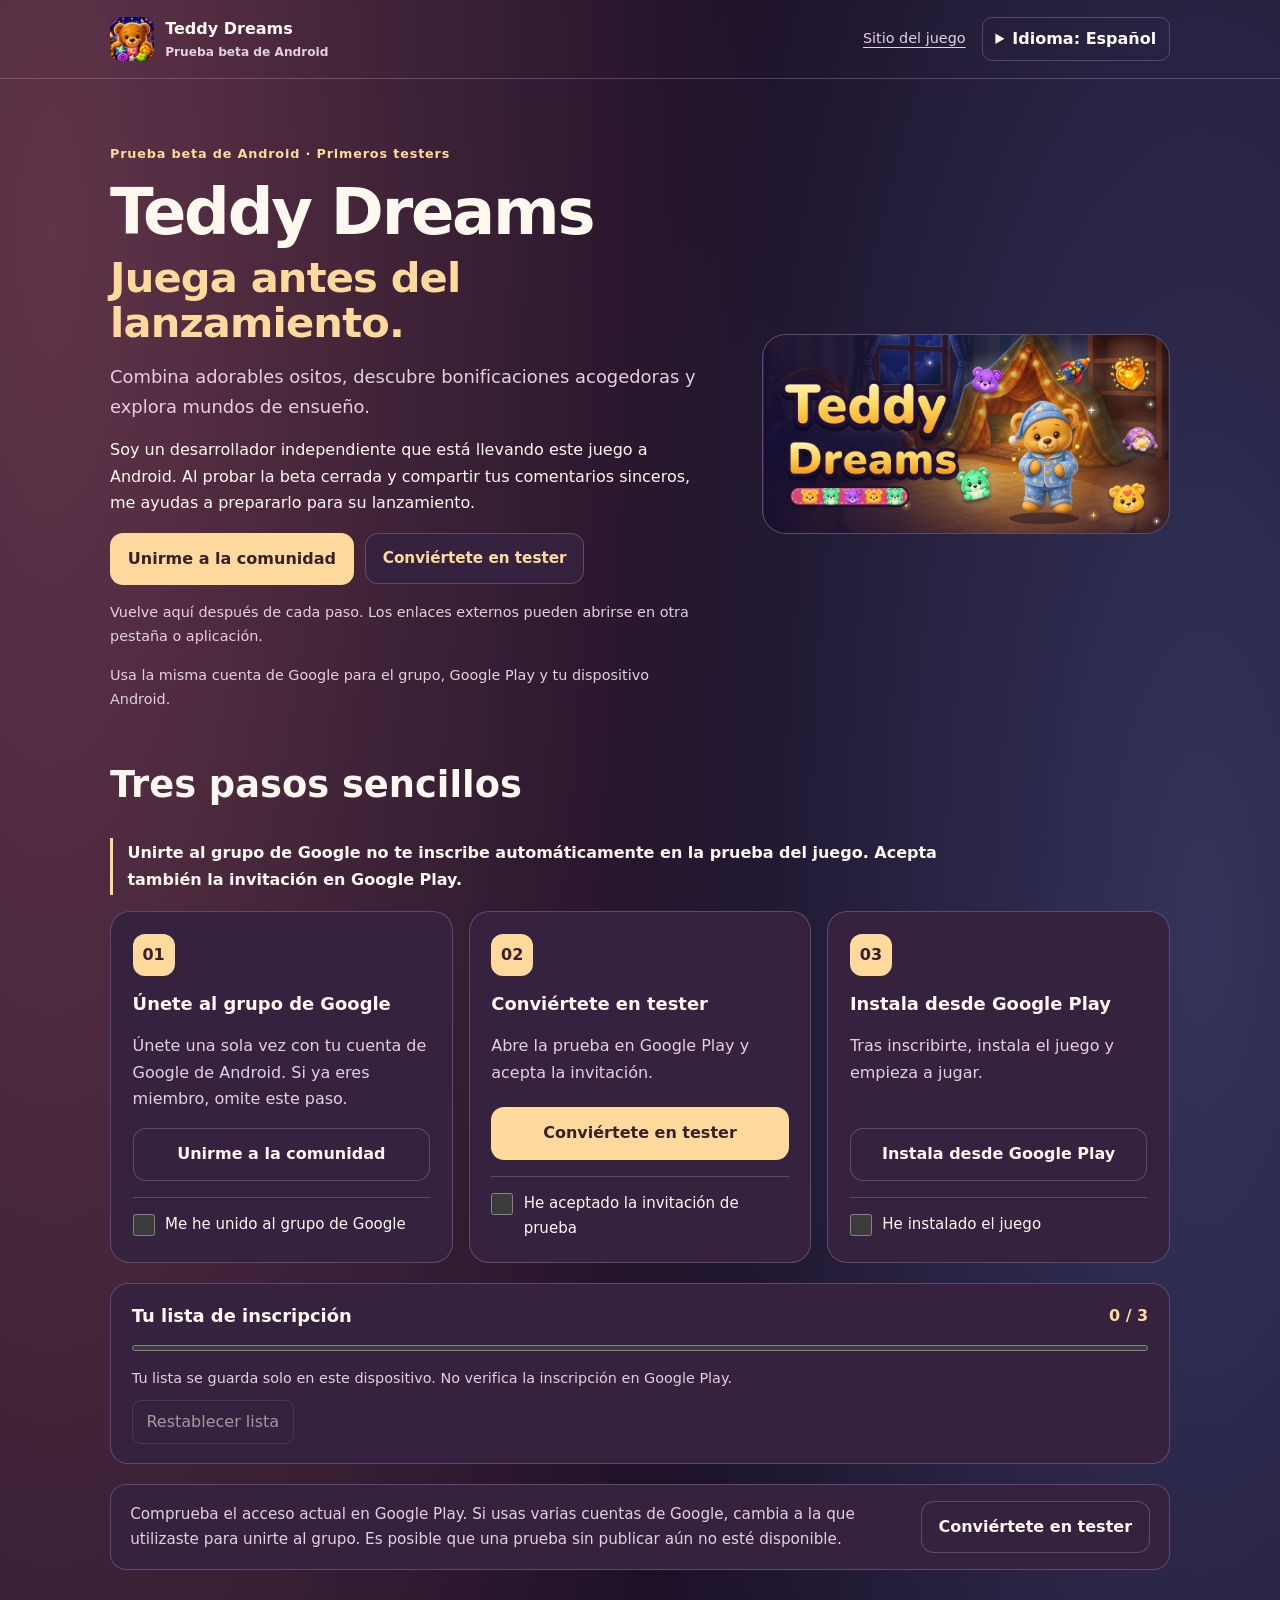
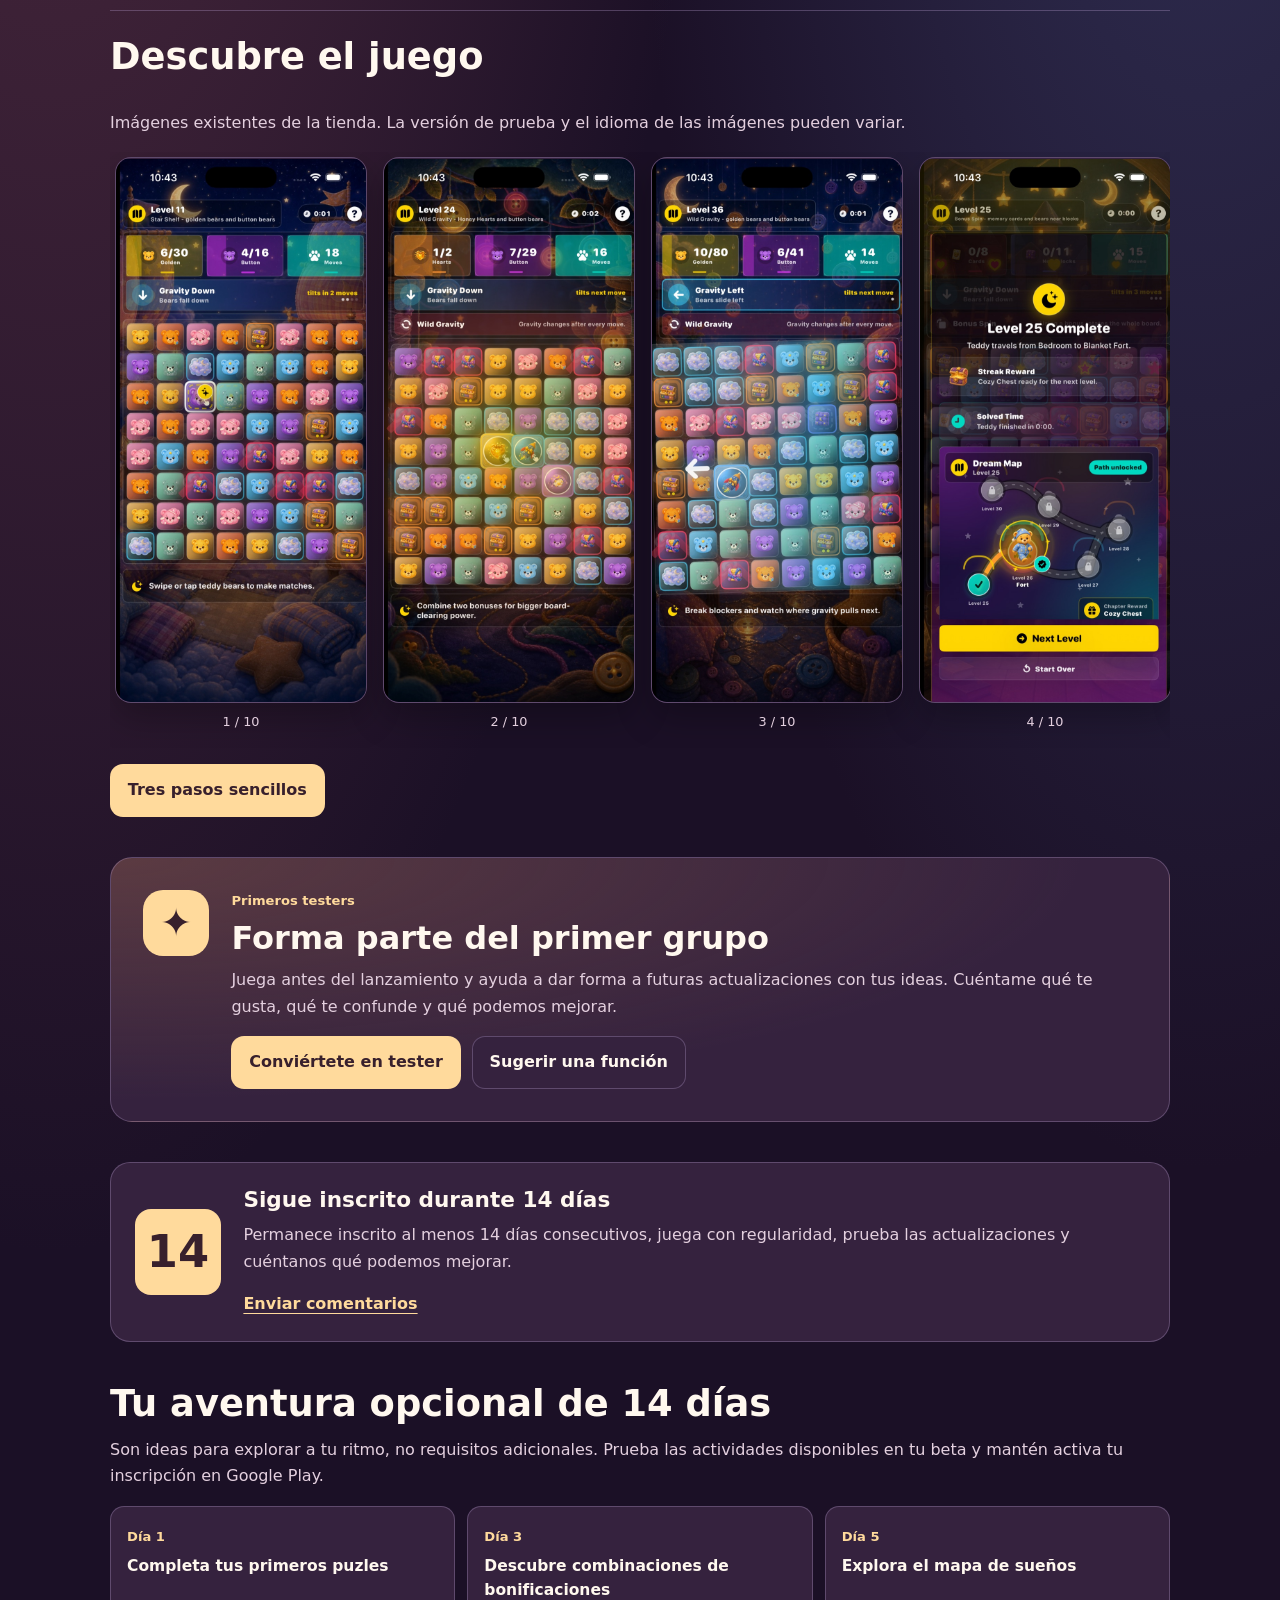
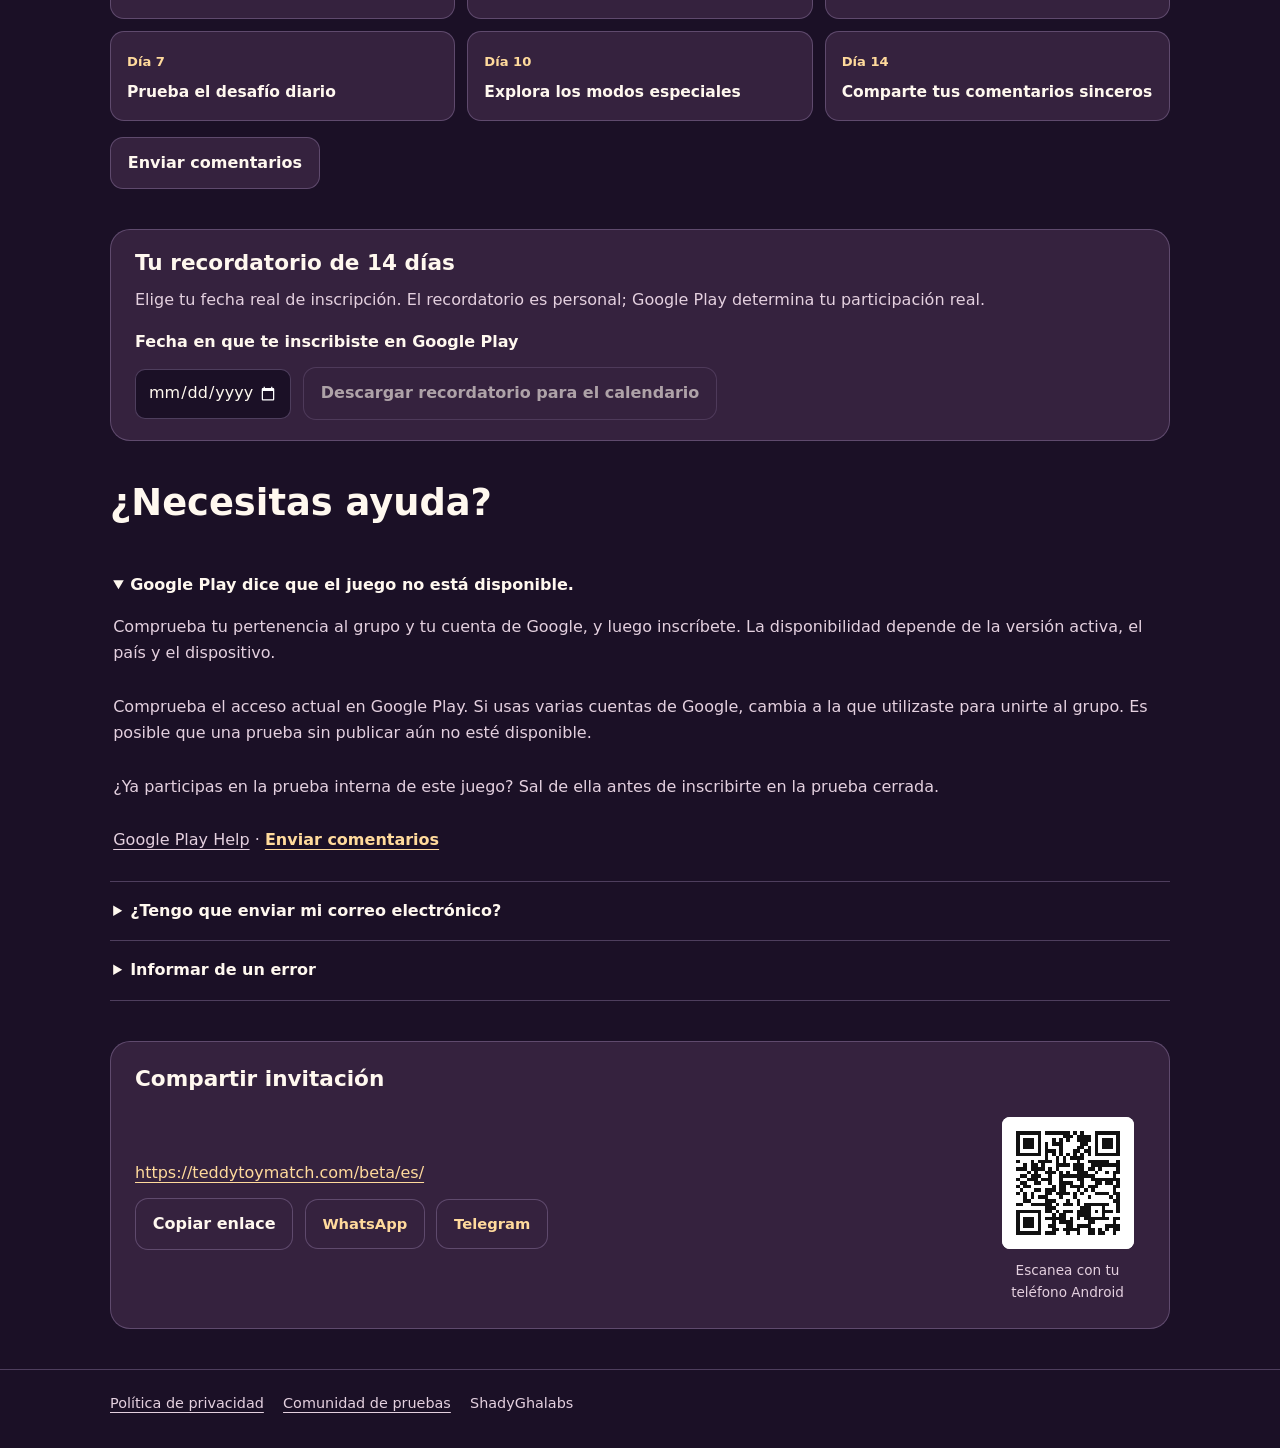
<file: beta/es/index.html>
<!doctype html>
<html lang="es" dir="ltr" data-auto-locale="false">
<head>
<meta charset="utf-8"><meta name="viewport" content="width=device-width, initial-scale=1">
<meta name="theme-color" content="#1b1026"><meta name="referrer" content="no-referrer">
<title>Teddy Dreams — Prueba beta de Android</title><meta name="description" content="Combina adorables ositos, descubre bonificaciones acogedoras y explora mundos de ensueño."><link rel="canonical" href="https://teddytoymatch.com/beta/es/">
<link rel="alternate" hreflang="en" href="https://teddytoymatch.com/beta/en/">
<link rel="alternate" hreflang="ar" href="https://teddytoymatch.com/beta/ar/">
<link rel="alternate" hreflang="de" href="https://teddytoymatch.com/beta/de/">
<link rel="alternate" hreflang="es" href="https://teddytoymatch.com/beta/es/">
<link rel="alternate" hreflang="fr" href="https://teddytoymatch.com/beta/fr/">
<link rel="alternate" hreflang="ja" href="https://teddytoymatch.com/beta/ja/">
<link rel="alternate" hreflang="pt-BR" href="https://teddytoymatch.com/beta/pt-BR/">
<link rel="alternate" hreflang="zh-Hans" href="https://teddytoymatch.com/beta/zh-Hans/">
<link rel="alternate" hreflang="x-default" href="https://teddytoymatch.com/beta/">
<meta property="og:type" content="website"><meta property="og:title" content="Teddy Dreams — Prueba beta de Android"><meta property="og:description" content="Combina adorables ositos, descubre bonificaciones acogedoras y explora mundos de ensueño."><meta property="og:url" content="https://teddytoymatch.com/beta/es/"><meta property="og:image" content="https://teddytoymatch.com/beta/store/feature.png"><meta property="og:image:width" content="1024"><meta property="og:image:height" content="500"><meta name="twitter:card" content="summary_large_image">
<link rel="icon" href="/assets/game/app-icon.png"><link rel="stylesheet" href="/beta/beta.css"><link rel="stylesheet" href="/beta/funnel.css"><link rel="stylesheet" href="/beta/community.css"><script src="/beta/locale.js" defer></script><script src="/beta/funnel.js" defer></script>
</head>
<body class="teddy" data-beta-app="com.tendonlife.teddybear">
<a class="skip" href="#main-content">Saltar al contenido</a>
<header><div class="shell header"><a class="brand" href="/"><img src="/assets/game/app-icon.png" alt="" width="44" height="44"><span>Teddy Dreams<small>Prueba beta de Android</small></span></a><div class="head-actions"><a href="/">Sitio del juego</a><details class="language"><summary>Idioma: Español</summary><ul><li><a data-locale hreflang="en" lang="en" href="/beta/en/">English</a></li><li><a data-locale hreflang="ar" lang="ar" href="/beta/ar/">العربية</a></li><li><a data-locale hreflang="de" lang="de" href="/beta/de/">Deutsch</a></li><li><a data-locale hreflang="es" lang="es" href="/beta/es/" aria-current="page">Español</a></li><li><a data-locale hreflang="fr" lang="fr" href="/beta/fr/">Français</a></li><li><a data-locale hreflang="ja" lang="ja" href="/beta/ja/">日本語</a></li><li><a data-locale hreflang="pt-BR" lang="pt-BR" href="/beta/pt-BR/">Português (Brasil)</a></li><li><a data-locale hreflang="zh-Hans" lang="zh-Hans" href="/beta/zh-Hans/">简体中文</a></li></ul></details></div></div></header>
<main class="shell" id="main-content">
<section class="hero funnel-hero" aria-labelledby="hero-title"><div><p class="eyebrow">Prueba beta de Android · Primeros testers</p><h1 id="hero-title">Teddy Dreams<span>Juega antes del lanzamiento.</span></h1><p class="lead">Combina adorables ositos, descubre bonificaciones acogedoras y explora mundos de ensueño.</p><p class="developer-invite">Soy un desarrollador independiente que está llevando este juego a Android. Al probar la beta cerrada y compartir tus comentarios sinceros, me ayudas a prepararlo para su lanzamiento.</p><div class="hero-actions"><a class="action primary" href="https://groups.google.com/g/alpha-android-testers" target="_blank" rel="noopener noreferrer" data-next-action>Unirme a la comunidad</a><a class="action member" href="https://play.google.com/apps/testing/com.tendonlife.teddybear" target="_blank" rel="noopener noreferrer">Conviértete en tester</a></div><p class="note" id="return-note">Vuelve aquí después de cada paso. Los enlaces externos pueden abrirse en otra pestaña o aplicación.</p><p class="note">Usa la misma cuenta de Google para el grupo, Google Play y tu dispositivo Android.</p></div><div class="art hero-graphic"><img src="/beta/store/feature.png" alt="" width="1024" height="500" fetchpriority="high"></div></section>
<section id="enroll" class="enroll" aria-labelledby="steps-title"><h2 id="steps-title">Tres pasos sencillos</h2><p class="enroll-clarity">Unirte al grupo de Google no te inscribe automáticamente en la prueba del juego. Acepta también la invitación en Google Play.</p><ol class="steps" aria-describedby="return-note"><li id="step-group"><span class="number" aria-hidden="true">01</span><h3>Únete al grupo de Google</h3><p>Únete una sola vez con tu cuenta de Google de Android. Si ya eres miembro, omite este paso.</p><a class="action " href="https://groups.google.com/g/alpha-android-testers" target="_blank" rel="noopener noreferrer" data-next-target="group">Unirme a la comunidad</a><label class="check-step" hidden><input type="checkbox" data-step="group"><span>Me he unido al grupo de Google</span></label></li><li id="step-test"><span class="number" aria-hidden="true">02</span><h3>Conviértete en tester</h3><p>Abre la prueba en Google Play y acepta la invitación.</p><a class="action primary" href="https://play.google.com/apps/testing/com.tendonlife.teddybear" target="_blank" rel="noopener noreferrer" data-next-target="test">Conviértete en tester</a><label class="check-step" hidden><input type="checkbox" data-step="test"><span>He aceptado la invitación de prueba</span></label></li><li id="step-install"><span class="number" aria-hidden="true">03</span><h3>Instala desde Google Play</h3><p>Tras inscribirte, instala el juego y empieza a jugar.</p><a class="action " href="https://play.google.com/store/apps/details?id=com.tendonlife.teddybear" target="_blank" rel="noopener noreferrer" data-next-target="install">Instala desde Google Play</a><label class="check-step" hidden><input type="checkbox" data-step="install"><span>He instalado el juego</span></label></li></ol><div class="check-panel" data-checklist hidden><div class="check-head"><h3 id="check-title">Tu lista de inscripción</h3><span data-count role="status" aria-live="polite" dir="ltr">0 / 3</span></div><progress data-progress value="0" max="3" aria-labelledby="check-title"></progress><p>Tu lista se guarda solo en este dispositivo. No verifica la inscripción en Google Play.</p><button class="reset" data-reset type="button">Restablecer lista</button></div><div class="access-note"><p>Comprueba el acceso actual en Google Play. Si usas varias cuentas de Google, cambia a la que utilizaste para unirte al grupo. Es posible que una prueba sin publicar aún no esté disponible.</p><a class="action" href="https://play.google.com/apps/testing/com.tendonlife.teddybear" target="_blank" rel="noopener noreferrer">Conviértete en tester</a></div></section>
<section class="previews" aria-labelledby="preview-title"><h2 id="preview-title">Descubre el juego</h2><p>Imágenes existentes de la tienda. La versión de prueba y el idioma de las imágenes pueden variar.</p><div class="store-gallery" role="region" aria-labelledby="preview-title" tabindex="0"><figure class="store-shot"><a href="/assets/screenshots/app-store-web/01-gameplay.jpg" target="_blank" rel="noopener noreferrer"><img src="/assets/screenshots/app-store-web/01-gameplay.jpg" alt="Teddy match-three gameplay from the existing store artwork" lang="en" loading="lazy" decoding="async" width="360" height="780"></a><figcaption dir="ltr">1 / 10</figcaption></figure><figure class="store-shot"><a href="/assets/screenshots/app-store-web/02-bonus-combos.jpg" target="_blank" rel="noopener noreferrer"><img src="/assets/screenshots/app-store-web/02-bonus-combos.jpg" alt="Teddy bonus combos from the existing store artwork" lang="en" loading="lazy" decoding="async" width="360" height="780"></a><figcaption dir="ltr">2 / 10</figcaption></figure><figure class="store-shot"><a href="/assets/screenshots/app-store-web/03-gravity-obstacles.jpg" target="_blank" rel="noopener noreferrer"><img src="/assets/screenshots/app-store-web/03-gravity-obstacles.jpg" alt="Teddy Dreams Gravity and obstacles screenshot from the existing store artwork" lang="en" loading="lazy" decoding="async" width="360" height="780"></a><figcaption dir="ltr">3 / 10</figcaption></figure><figure class="store-shot"><a href="/assets/screenshots/app-store-web/04-dream-map.jpg" target="_blank" rel="noopener noreferrer"><img src="/assets/screenshots/app-store-web/04-dream-map.jpg" alt="Teddy dream map from the existing store artwork" lang="en" loading="lazy" decoding="async" width="360" height="780"></a><figcaption dir="ltr">4 / 10</figcaption></figure><figure class="store-shot"><a href="/assets/screenshots/app-store-web/05-teddy-styles.jpg" target="_blank" rel="noopener noreferrer"><img src="/assets/screenshots/app-store-web/05-teddy-styles.jpg" alt="Teddy Dreams Teddy styles screenshot from the existing store artwork" lang="en" loading="lazy" decoding="async" width="360" height="780"></a><figcaption dir="ltr">5 / 10</figcaption></figure><figure class="store-shot"><a href="/assets/screenshots/app-store-web/06-daily-challenge.jpg" target="_blank" rel="noopener noreferrer"><img src="/assets/screenshots/app-store-web/06-daily-challenge.jpg" alt="Teddy Dreams Daily challenge screenshot from the existing store artwork" lang="en" loading="lazy" decoding="async" width="360" height="780"></a><figcaption dir="ltr">6 / 10</figcaption></figure><figure class="store-shot"><a href="/assets/screenshots/app-store-web/07-level-complete.jpg" target="_blank" rel="noopener noreferrer"><img src="/assets/screenshots/app-store-web/07-level-complete.jpg" alt="Teddy Dreams Level completion screenshot from the existing store artwork" lang="en" loading="lazy" decoding="async" width="360" height="780"></a><figcaption dir="ltr">7 / 10</figcaption></figure><figure class="store-shot"><a href="/assets/screenshots/app-store-web/08-obstacles.jpg" target="_blank" rel="noopener noreferrer"><img src="/assets/screenshots/app-store-web/08-obstacles.jpg" alt="Teddy Dreams Obstacles screenshot from the existing store artwork" lang="en" loading="lazy" decoding="async" width="360" height="780"></a><figcaption dir="ltr">8 / 10</figcaption></figure><figure class="store-shot"><a href="/assets/screenshots/app-store-web/09-timer-streaks.jpg" target="_blank" rel="noopener noreferrer"><img src="/assets/screenshots/app-store-web/09-timer-streaks.jpg" alt="Teddy Dreams Timer and streaks screenshot from the existing store artwork" lang="en" loading="lazy" decoding="async" width="360" height="780"></a><figcaption dir="ltr">9 / 10</figcaption></figure><figure class="store-shot"><a href="/assets/screenshots/app-store-web/10-special-modes.jpg" target="_blank" rel="noopener noreferrer"><img src="/assets/screenshots/app-store-web/10-special-modes.jpg" alt="Teddy Dreams Special modes screenshot from the existing store artwork" lang="en" loading="lazy" decoding="async" width="360" height="780"></a><figcaption dir="ltr">10 / 10</figcaption></figure></div><a class="action primary" href="#enroll">Tres pasos sencillos</a></section>
<section class="founding-community" aria-labelledby="founding-title"><div class="founding-emblem" aria-hidden="true">✦</div><div><p class="community-kicker">Primeros testers</p><h2 id="founding-title">Forma parte del primer grupo</h2><p>Juega antes del lanzamiento y ayuda a dar forma a futuras actualizaciones con tus ideas. Cuéntame qué te gusta, qué te confunde y qué podemos mejorar.</p><div class="community-actions"><a class="action primary" href="#enroll">Conviértete en tester</a><a class="action" href="mailto:Feedback@teddytoymatch.com?subject=Teddy%20Dreams%20%E2%80%94%20Sugerir%20una%20funci%C3%B3n">Sugerir una función</a></div></div></section>
<section class="commit" aria-labelledby="commit-title"><span class="calendar" aria-hidden="true">14</span><div><h2 id="commit-title">Sigue inscrito durante 14 días</h2><p>Permanece inscrito al menos 14 días consecutivos, juega con regularidad, prueba las actualizaciones y cuéntanos qué podemos mejorar.</p><a class="feedback" href="mailto:Feedback@teddytoymatch.com?subject=Teddy%20Dreams%20%E2%80%94%20Informar%20de%20un%20error&amp;body=Dispositivo%20y%20versi%C3%B3n%20de%20Android%3A%0APasos%20para%20reproducir%3A%0AQu%C3%A9%20ocurri%C3%B3%3A%0AQu%C3%A9%20esperabas%3A%0AOtros%20comentarios%3A%0A" data-feedback-link>Enviar comentarios</a></div></section>
<section class="tester-adventure" aria-labelledby="adventure-title"><h2 id="adventure-title">Tu aventura opcional de 14 días</h2><p>Son ideas para explorar a tu ritmo, no requisitos adicionales. Prueba las actividades disponibles en tu beta y mantén activa tu inscripción en Google Play.</p><ol class="adventure-grid"><li data-activity-day="1"><span>Día 1</span><p>Completa tus primeros puzles</p></li><li data-activity-day="3"><span>Día 3</span><p>Descubre combinaciones de bonificaciones</p></li><li data-activity-day="5"><span>Día 5</span><p>Explora el mapa de sueños</p></li><li data-activity-day="7"><span>Día 7</span><p>Prueba el desafío diario</p></li><li data-activity-day="10"><span>Día 10</span><p>Explora los modos especiales</p></li><li data-activity-day="14"><span>Día 14</span><p>Comparte tus comentarios sinceros</p></li></ol><a class="action" href="mailto:Feedback@teddytoymatch.com?subject=Teddy%20Dreams%20%E2%80%94%20Informar%20de%20un%20error&amp;body=Dispositivo%20y%20versi%C3%B3n%20de%20Android%3A%0APasos%20para%20reproducir%3A%0AQu%C3%A9%20ocurri%C3%B3%3A%0AQu%C3%A9%20esperabas%3A%0AOtros%20comentarios%3A%0A">Enviar comentarios</a></section>
<section class="reminder" data-reminder hidden aria-labelledby="reminder-title"><h2 id="reminder-title">Tu recordatorio de 14 días</h2><p>Elige tu fecha real de inscripción. El recordatorio es personal; Google Play determina tu participación real.</p><div class="reminder-controls"><label for="opt-in-date">Fecha en que te inscribiste en Google Play</label><input id="opt-in-date" type="date" data-opt-date><button class="action" type="button" data-reminder-download data-event-title="Teddy Dreams — Sigue inscrito durante 14 días" data-event-note="Elige tu fecha real de inscripción. El recordatorio es personal; Google Play determina tu participación real." disabled>Descargar recordatorio para el calendario</button></div></section>
<section class="faq" aria-labelledby="faq-title"><h2 id="faq-title">¿Necesitas ayuda?</h2><details open><summary>Google Play dice que el juego no está disponible.</summary><p>Comprueba tu pertenencia al grupo y tu cuenta de Google, y luego inscríbete. La disponibilidad depende de la versión activa, el país y el dispositivo.</p><p>Comprueba el acceso actual en Google Play. Si usas varias cuentas de Google, cambia a la que utilizaste para unirte al grupo. Es posible que una prueba sin publicar aún no esté disponible.</p><p>¿Ya participas en la prueba interna de este juego? Sal de ella antes de inscribirte en la prueba cerrada.</p><p><a href="https://support.google.com/googleplay/android-developer/answer/9845334" target="_blank" rel="noopener noreferrer">Google Play Help</a> · <a class="feedback" href="mailto:Feedback@teddytoymatch.com?subject=Teddy%20Dreams%20%E2%80%94%20Informar%20de%20un%20error&amp;body=Dispositivo%20y%20versi%C3%B3n%20de%20Android%3A%0APasos%20para%20reproducir%3A%0AQu%C3%A9%20ocurri%C3%B3%3A%0AQu%C3%A9%20esperabas%3A%0AOtros%20comentarios%3A%0A">Enviar comentarios</a></p></details><details><summary>¿Tengo que enviar mi correo electrónico?</summary><p>No. Google Groups y Google Play gestionan la inscripción. Este sitio no recoge correos electrónicos.</p></details><details><summary>Informar de un error</summary><p>Indica el modelo de tu dispositivo, la versión de Android y lo sucedido. No incluyas datos privados de cuenta o de pago. <a class="feedback" href="mailto:Feedback@teddytoymatch.com?subject=Teddy%20Dreams%20%E2%80%94%20Informar%20de%20un%20error&amp;body=Dispositivo%20y%20versi%C3%B3n%20de%20Android%3A%0APasos%20para%20reproducir%3A%0AQu%C3%A9%20ocurri%C3%B3%3A%0AQu%C3%A9%20esperabas%3A%0AOtros%20comentarios%3A%0A">Enviar comentarios</a></p></details></section>
<section class="share" aria-labelledby="share-title"><h2 id="share-title">Compartir invitación</h2><div class="share-actions"><a data-share href="https://teddytoymatch.com/beta/es/" dir="ltr">https://teddytoymatch.com/beta/es/</a><button class="action" type="button" data-copy data-copied="¡Enlace copiado!" data-failure="Copia manualmente el enlace visible." hidden>Copiar enlace</button><button class="action primary" type="button" data-native-share hidden>Compartir invitación</button><a class="action share-service" href="https://wa.me/?text=https%3A%2F%2Fteddytoymatch.com%2Fbeta%2Fes%2F" target="_blank" rel="noopener noreferrer" aria-label="Compartir invitación · WhatsApp">WhatsApp</a><a class="action share-service" href="https://t.me/share/url?url=https%3A%2F%2Fteddytoymatch.com%2Fbeta%2Fes%2F" target="_blank" rel="noopener noreferrer" aria-label="Compartir invitación · Telegram">Telegram</a><span data-status class="copy-status" role="status" aria-live="polite"></span></div><figure class="invite-qr"><img src="/beta/invite-qr.svg" width="132" height="132" alt="" loading="lazy"><figcaption>Escanea con tu teléfono Android</figcaption></figure></section>
</main><footer><div class="shell footer"><a href="/privacy.html">Política de privacidad</a><a href="https://groups.google.com/g/alpha-android-testers" target="_blank" rel="noopener noreferrer">Comunidad de pruebas</a><span>ShadyGhalabs</span></div></footer>
</body></html>
</file>
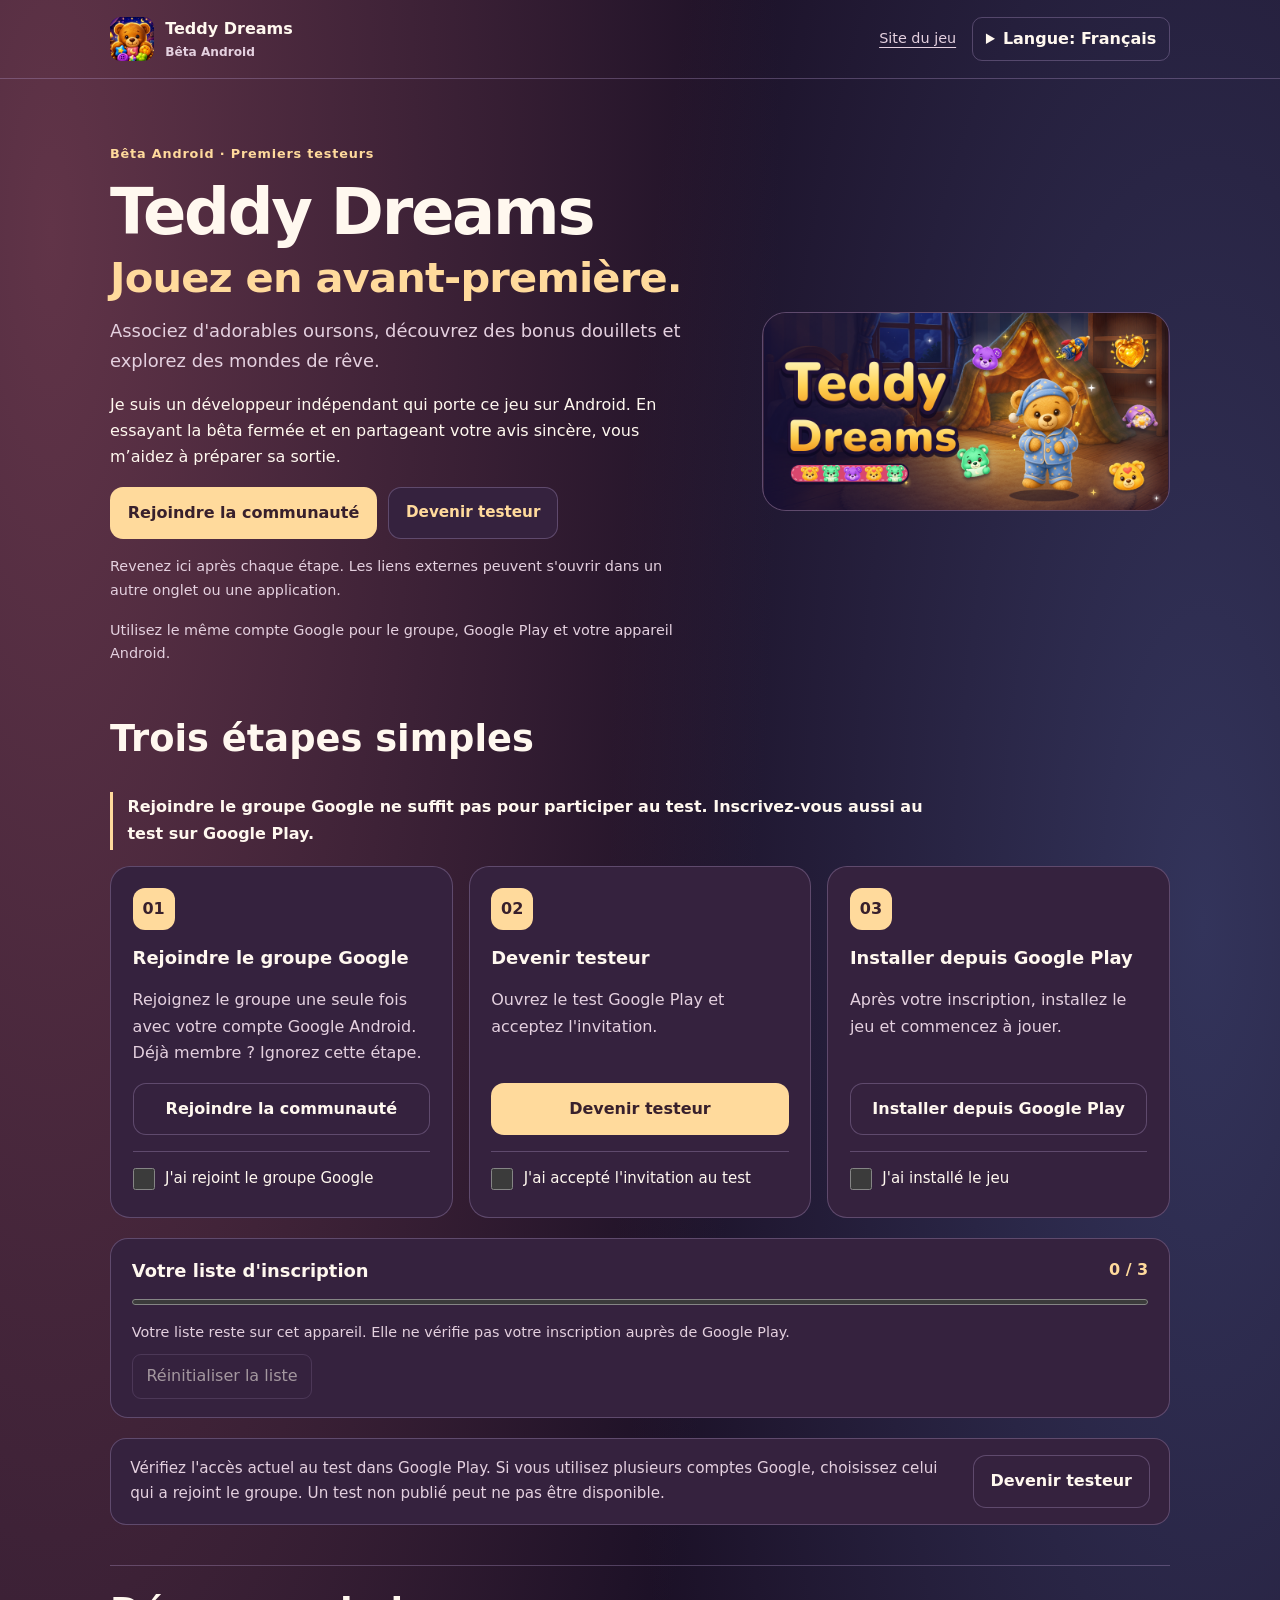
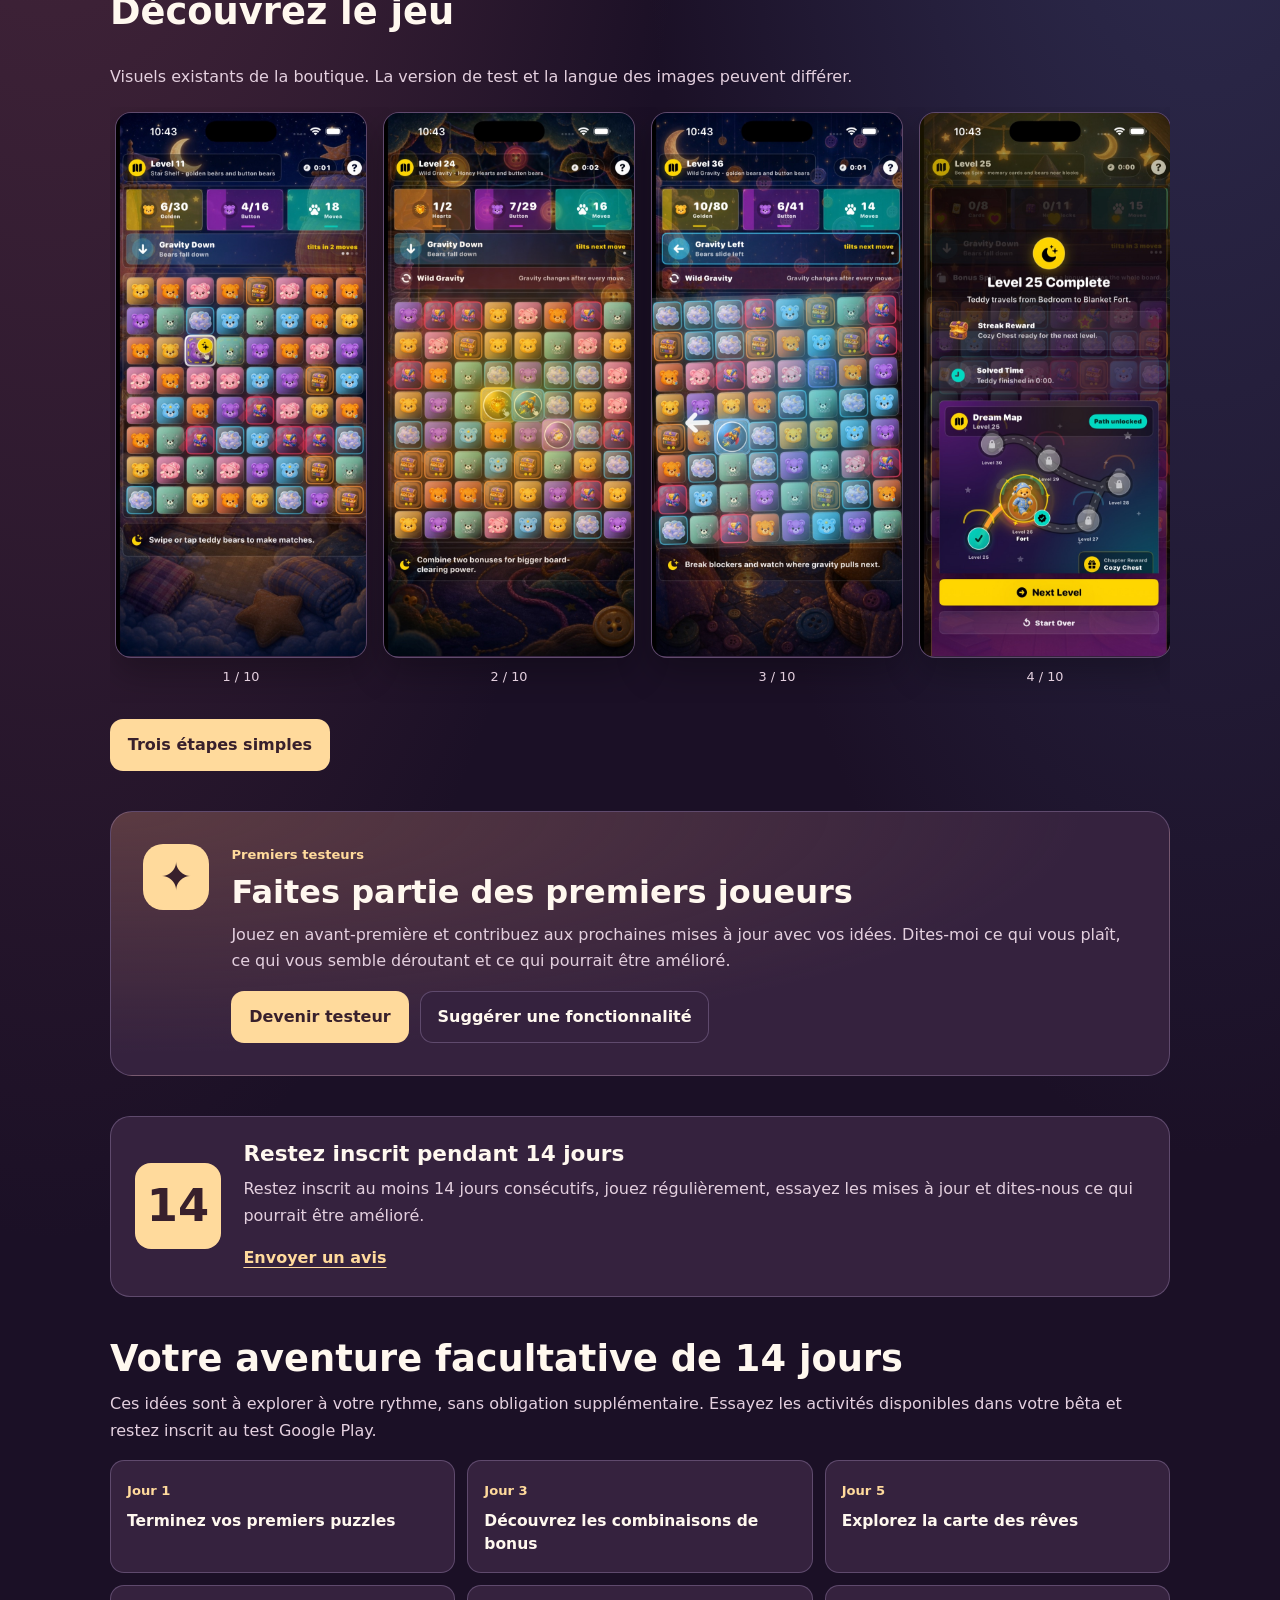
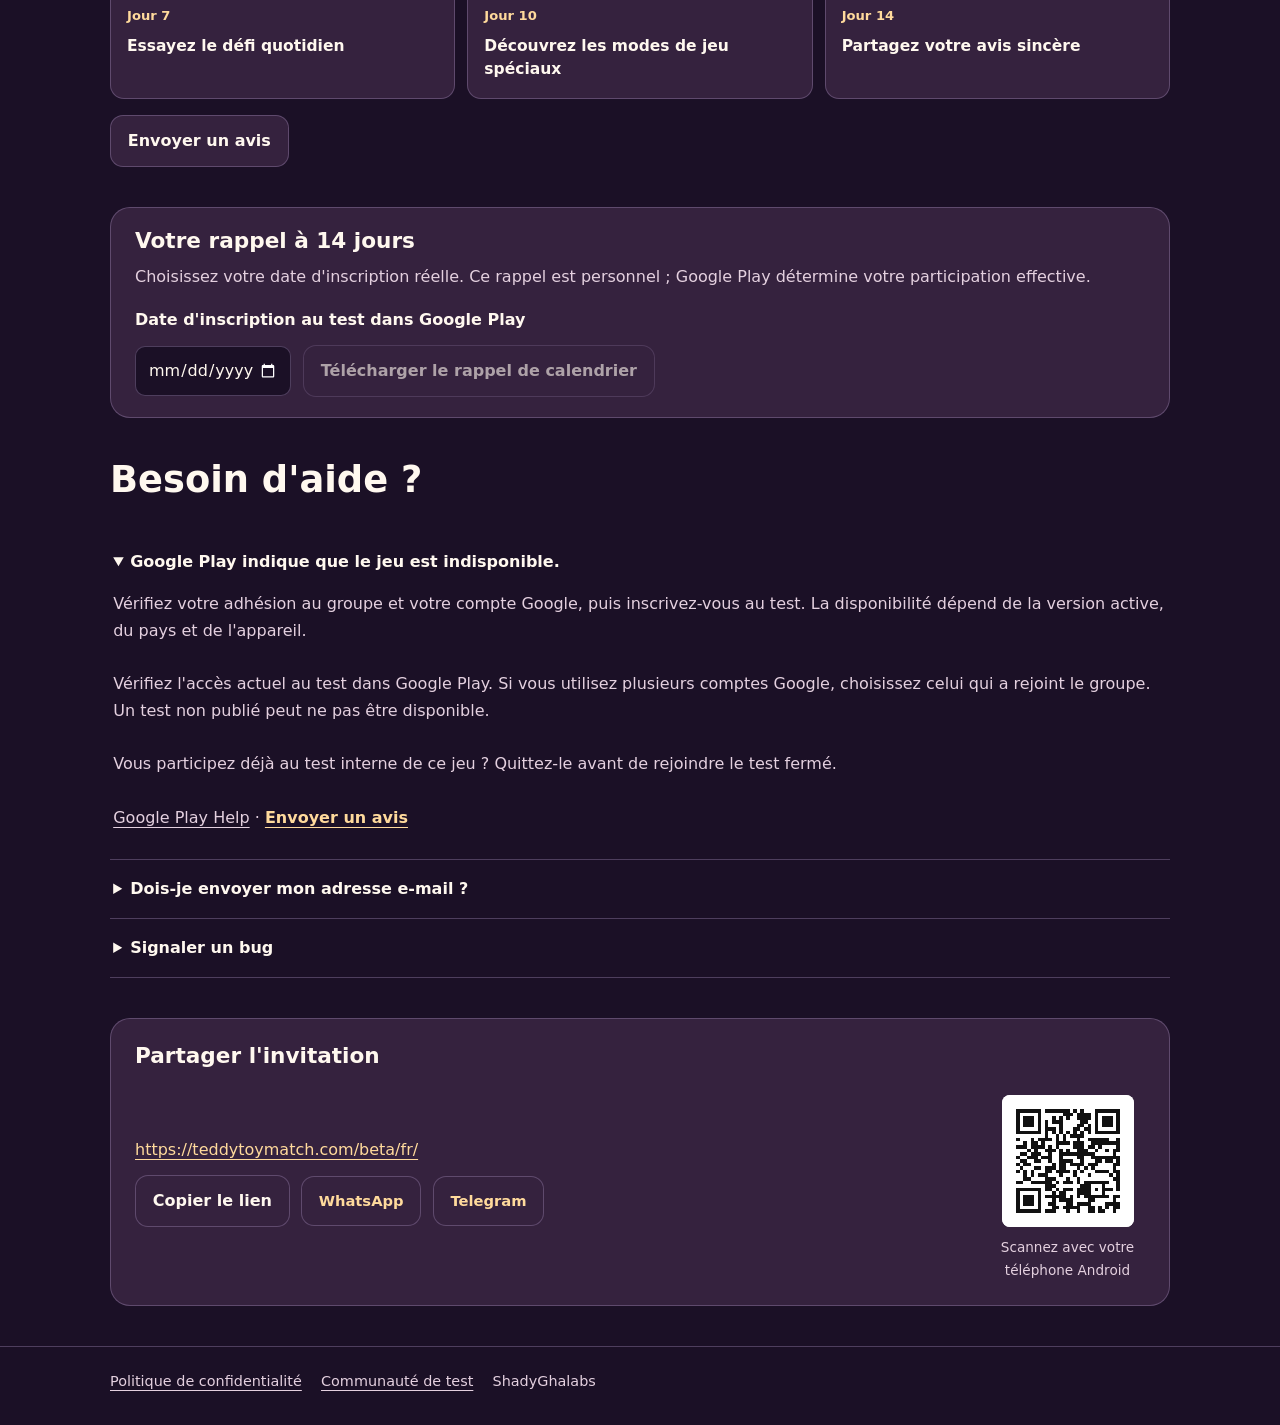
<file: beta/fr/index.html>
<!doctype html>
<html lang="fr" dir="ltr" data-auto-locale="false">
<head>
<meta charset="utf-8"><meta name="viewport" content="width=device-width, initial-scale=1">
<meta name="theme-color" content="#1b1026"><meta name="referrer" content="no-referrer">
<title>Teddy Dreams — Bêta Android</title><meta name="description" content="Associez d&#39;adorables oursons, découvrez des bonus douillets et explorez des mondes de rêve."><link rel="canonical" href="https://teddytoymatch.com/beta/fr/">
<link rel="alternate" hreflang="en" href="https://teddytoymatch.com/beta/en/">
<link rel="alternate" hreflang="ar" href="https://teddytoymatch.com/beta/ar/">
<link rel="alternate" hreflang="de" href="https://teddytoymatch.com/beta/de/">
<link rel="alternate" hreflang="es" href="https://teddytoymatch.com/beta/es/">
<link rel="alternate" hreflang="fr" href="https://teddytoymatch.com/beta/fr/">
<link rel="alternate" hreflang="ja" href="https://teddytoymatch.com/beta/ja/">
<link rel="alternate" hreflang="pt-BR" href="https://teddytoymatch.com/beta/pt-BR/">
<link rel="alternate" hreflang="zh-Hans" href="https://teddytoymatch.com/beta/zh-Hans/">
<link rel="alternate" hreflang="x-default" href="https://teddytoymatch.com/beta/">
<meta property="og:type" content="website"><meta property="og:title" content="Teddy Dreams — Bêta Android"><meta property="og:description" content="Associez d&#39;adorables oursons, découvrez des bonus douillets et explorez des mondes de rêve."><meta property="og:url" content="https://teddytoymatch.com/beta/fr/"><meta property="og:image" content="https://teddytoymatch.com/beta/store/feature.png"><meta property="og:image:width" content="1024"><meta property="og:image:height" content="500"><meta name="twitter:card" content="summary_large_image">
<link rel="icon" href="/assets/game/app-icon.png"><link rel="stylesheet" href="/beta/beta.css"><link rel="stylesheet" href="/beta/funnel.css"><link rel="stylesheet" href="/beta/community.css"><script src="/beta/locale.js" defer></script><script src="/beta/funnel.js" defer></script>
</head>
<body class="teddy" data-beta-app="com.tendonlife.teddybear">
<a class="skip" href="#main-content">Aller au contenu</a>
<header><div class="shell header"><a class="brand" href="/"><img src="/assets/game/app-icon.png" alt="" width="44" height="44"><span>Teddy Dreams<small>Bêta Android</small></span></a><div class="head-actions"><a href="/">Site du jeu</a><details class="language"><summary>Langue: Français</summary><ul><li><a data-locale hreflang="en" lang="en" href="/beta/en/">English</a></li><li><a data-locale hreflang="ar" lang="ar" href="/beta/ar/">العربية</a></li><li><a data-locale hreflang="de" lang="de" href="/beta/de/">Deutsch</a></li><li><a data-locale hreflang="es" lang="es" href="/beta/es/">Español</a></li><li><a data-locale hreflang="fr" lang="fr" href="/beta/fr/" aria-current="page">Français</a></li><li><a data-locale hreflang="ja" lang="ja" href="/beta/ja/">日本語</a></li><li><a data-locale hreflang="pt-BR" lang="pt-BR" href="/beta/pt-BR/">Português (Brasil)</a></li><li><a data-locale hreflang="zh-Hans" lang="zh-Hans" href="/beta/zh-Hans/">简体中文</a></li></ul></details></div></div></header>
<main class="shell" id="main-content">
<section class="hero funnel-hero" aria-labelledby="hero-title"><div><p class="eyebrow">Bêta Android · Premiers testeurs</p><h1 id="hero-title">Teddy Dreams<span>Jouez en avant-première.</span></h1><p class="lead">Associez d&#39;adorables oursons, découvrez des bonus douillets et explorez des mondes de rêve.</p><p class="developer-invite">Je suis un développeur indépendant qui porte ce jeu sur Android. En essayant la bêta fermée et en partageant votre avis sincère, vous m’aidez à préparer sa sortie.</p><div class="hero-actions"><a class="action primary" href="https://groups.google.com/g/alpha-android-testers" target="_blank" rel="noopener noreferrer" data-next-action>Rejoindre la communauté</a><a class="action member" href="https://play.google.com/apps/testing/com.tendonlife.teddybear" target="_blank" rel="noopener noreferrer">Devenir testeur</a></div><p class="note" id="return-note">Revenez ici après chaque étape. Les liens externes peuvent s&#39;ouvrir dans un autre onglet ou une application.</p><p class="note">Utilisez le même compte Google pour le groupe, Google Play et votre appareil Android.</p></div><div class="art hero-graphic"><img src="/beta/store/feature.png" alt="" width="1024" height="500" fetchpriority="high"></div></section>
<section id="enroll" class="enroll" aria-labelledby="steps-title"><h2 id="steps-title">Trois étapes simples</h2><p class="enroll-clarity">Rejoindre le groupe Google ne suffit pas pour participer au test. Inscrivez-vous aussi au test sur Google Play.</p><ol class="steps" aria-describedby="return-note"><li id="step-group"><span class="number" aria-hidden="true">01</span><h3>Rejoindre le groupe Google</h3><p>Rejoignez le groupe une seule fois avec votre compte Google Android. Déjà membre ? Ignorez cette étape.</p><a class="action " href="https://groups.google.com/g/alpha-android-testers" target="_blank" rel="noopener noreferrer" data-next-target="group">Rejoindre la communauté</a><label class="check-step" hidden><input type="checkbox" data-step="group"><span>J&#39;ai rejoint le groupe Google</span></label></li><li id="step-test"><span class="number" aria-hidden="true">02</span><h3>Devenir testeur</h3><p>Ouvrez le test Google Play et acceptez l&#39;invitation.</p><a class="action primary" href="https://play.google.com/apps/testing/com.tendonlife.teddybear" target="_blank" rel="noopener noreferrer" data-next-target="test">Devenir testeur</a><label class="check-step" hidden><input type="checkbox" data-step="test"><span>J&#39;ai accepté l&#39;invitation au test</span></label></li><li id="step-install"><span class="number" aria-hidden="true">03</span><h3>Installer depuis Google Play</h3><p>Après votre inscription, installez le jeu et commencez à jouer.</p><a class="action " href="https://play.google.com/store/apps/details?id=com.tendonlife.teddybear" target="_blank" rel="noopener noreferrer" data-next-target="install">Installer depuis Google Play</a><label class="check-step" hidden><input type="checkbox" data-step="install"><span>J&#39;ai installé le jeu</span></label></li></ol><div class="check-panel" data-checklist hidden><div class="check-head"><h3 id="check-title">Votre liste d&#39;inscription</h3><span data-count role="status" aria-live="polite" dir="ltr">0 / 3</span></div><progress data-progress value="0" max="3" aria-labelledby="check-title"></progress><p>Votre liste reste sur cet appareil. Elle ne vérifie pas votre inscription auprès de Google Play.</p><button class="reset" data-reset type="button">Réinitialiser la liste</button></div><div class="access-note"><p>Vérifiez l&#39;accès actuel au test dans Google Play. Si vous utilisez plusieurs comptes Google, choisissez celui qui a rejoint le groupe. Un test non publié peut ne pas être disponible.</p><a class="action" href="https://play.google.com/apps/testing/com.tendonlife.teddybear" target="_blank" rel="noopener noreferrer">Devenir testeur</a></div></section>
<section class="previews" aria-labelledby="preview-title"><h2 id="preview-title">Découvrez le jeu</h2><p>Visuels existants de la boutique. La version de test et la langue des images peuvent différer.</p><div class="store-gallery" role="region" aria-labelledby="preview-title" tabindex="0"><figure class="store-shot"><a href="/assets/screenshots/app-store-web/01-gameplay.jpg" target="_blank" rel="noopener noreferrer"><img src="/assets/screenshots/app-store-web/01-gameplay.jpg" alt="Teddy match-three gameplay from the existing store artwork" lang="en" loading="lazy" decoding="async" width="360" height="780"></a><figcaption dir="ltr">1 / 10</figcaption></figure><figure class="store-shot"><a href="/assets/screenshots/app-store-web/02-bonus-combos.jpg" target="_blank" rel="noopener noreferrer"><img src="/assets/screenshots/app-store-web/02-bonus-combos.jpg" alt="Teddy bonus combos from the existing store artwork" lang="en" loading="lazy" decoding="async" width="360" height="780"></a><figcaption dir="ltr">2 / 10</figcaption></figure><figure class="store-shot"><a href="/assets/screenshots/app-store-web/03-gravity-obstacles.jpg" target="_blank" rel="noopener noreferrer"><img src="/assets/screenshots/app-store-web/03-gravity-obstacles.jpg" alt="Teddy Dreams Gravity and obstacles screenshot from the existing store artwork" lang="en" loading="lazy" decoding="async" width="360" height="780"></a><figcaption dir="ltr">3 / 10</figcaption></figure><figure class="store-shot"><a href="/assets/screenshots/app-store-web/04-dream-map.jpg" target="_blank" rel="noopener noreferrer"><img src="/assets/screenshots/app-store-web/04-dream-map.jpg" alt="Teddy dream map from the existing store artwork" lang="en" loading="lazy" decoding="async" width="360" height="780"></a><figcaption dir="ltr">4 / 10</figcaption></figure><figure class="store-shot"><a href="/assets/screenshots/app-store-web/05-teddy-styles.jpg" target="_blank" rel="noopener noreferrer"><img src="/assets/screenshots/app-store-web/05-teddy-styles.jpg" alt="Teddy Dreams Teddy styles screenshot from the existing store artwork" lang="en" loading="lazy" decoding="async" width="360" height="780"></a><figcaption dir="ltr">5 / 10</figcaption></figure><figure class="store-shot"><a href="/assets/screenshots/app-store-web/06-daily-challenge.jpg" target="_blank" rel="noopener noreferrer"><img src="/assets/screenshots/app-store-web/06-daily-challenge.jpg" alt="Teddy Dreams Daily challenge screenshot from the existing store artwork" lang="en" loading="lazy" decoding="async" width="360" height="780"></a><figcaption dir="ltr">6 / 10</figcaption></figure><figure class="store-shot"><a href="/assets/screenshots/app-store-web/07-level-complete.jpg" target="_blank" rel="noopener noreferrer"><img src="/assets/screenshots/app-store-web/07-level-complete.jpg" alt="Teddy Dreams Level completion screenshot from the existing store artwork" lang="en" loading="lazy" decoding="async" width="360" height="780"></a><figcaption dir="ltr">7 / 10</figcaption></figure><figure class="store-shot"><a href="/assets/screenshots/app-store-web/08-obstacles.jpg" target="_blank" rel="noopener noreferrer"><img src="/assets/screenshots/app-store-web/08-obstacles.jpg" alt="Teddy Dreams Obstacles screenshot from the existing store artwork" lang="en" loading="lazy" decoding="async" width="360" height="780"></a><figcaption dir="ltr">8 / 10</figcaption></figure><figure class="store-shot"><a href="/assets/screenshots/app-store-web/09-timer-streaks.jpg" target="_blank" rel="noopener noreferrer"><img src="/assets/screenshots/app-store-web/09-timer-streaks.jpg" alt="Teddy Dreams Timer and streaks screenshot from the existing store artwork" lang="en" loading="lazy" decoding="async" width="360" height="780"></a><figcaption dir="ltr">9 / 10</figcaption></figure><figure class="store-shot"><a href="/assets/screenshots/app-store-web/10-special-modes.jpg" target="_blank" rel="noopener noreferrer"><img src="/assets/screenshots/app-store-web/10-special-modes.jpg" alt="Teddy Dreams Special modes screenshot from the existing store artwork" lang="en" loading="lazy" decoding="async" width="360" height="780"></a><figcaption dir="ltr">10 / 10</figcaption></figure></div><a class="action primary" href="#enroll">Trois étapes simples</a></section>
<section class="founding-community" aria-labelledby="founding-title"><div class="founding-emblem" aria-hidden="true">✦</div><div><p class="community-kicker">Premiers testeurs</p><h2 id="founding-title">Faites partie des premiers joueurs</h2><p>Jouez en avant-première et contribuez aux prochaines mises à jour avec vos idées. Dites-moi ce qui vous plaît, ce qui vous semble déroutant et ce qui pourrait être amélioré.</p><div class="community-actions"><a class="action primary" href="#enroll">Devenir testeur</a><a class="action" href="mailto:Feedback@teddytoymatch.com?subject=Teddy%20Dreams%20%E2%80%94%20Sugg%C3%A9rer%20une%20fonctionnalit%C3%A9">Suggérer une fonctionnalité</a></div></div></section>
<section class="commit" aria-labelledby="commit-title"><span class="calendar" aria-hidden="true">14</span><div><h2 id="commit-title">Restez inscrit pendant 14 jours</h2><p>Restez inscrit au moins 14 jours consécutifs, jouez régulièrement, essayez les mises à jour et dites-nous ce qui pourrait être amélioré.</p><a class="feedback" href="mailto:Feedback@teddytoymatch.com?subject=Teddy%20Dreams%20%E2%80%94%20Signaler%20un%20bug&amp;body=Appareil%20et%20version%20d&#39;Android%20%3A%0A%C3%89tapes%20de%20reproduction%20%3A%0ACe%20qui%20s&#39;est%20pass%C3%A9%20%3A%0AR%C3%A9sultat%20attendu%20%3A%0AAutres%20remarques%20%3A%0A" data-feedback-link>Envoyer un avis</a></div></section>
<section class="tester-adventure" aria-labelledby="adventure-title"><h2 id="adventure-title">Votre aventure facultative de 14 jours</h2><p>Ces idées sont à explorer à votre rythme, sans obligation supplémentaire. Essayez les activités disponibles dans votre bêta et restez inscrit au test Google Play.</p><ol class="adventure-grid"><li data-activity-day="1"><span>Jour 1</span><p>Terminez vos premiers puzzles</p></li><li data-activity-day="3"><span>Jour 3</span><p>Découvrez les combinaisons de bonus</p></li><li data-activity-day="5"><span>Jour 5</span><p>Explorez la carte des rêves</p></li><li data-activity-day="7"><span>Jour 7</span><p>Essayez le défi quotidien</p></li><li data-activity-day="10"><span>Jour 10</span><p>Découvrez les modes de jeu spéciaux</p></li><li data-activity-day="14"><span>Jour 14</span><p>Partagez votre avis sincère</p></li></ol><a class="action" href="mailto:Feedback@teddytoymatch.com?subject=Teddy%20Dreams%20%E2%80%94%20Signaler%20un%20bug&amp;body=Appareil%20et%20version%20d&#39;Android%20%3A%0A%C3%89tapes%20de%20reproduction%20%3A%0ACe%20qui%20s&#39;est%20pass%C3%A9%20%3A%0AR%C3%A9sultat%20attendu%20%3A%0AAutres%20remarques%20%3A%0A">Envoyer un avis</a></section>
<section class="reminder" data-reminder hidden aria-labelledby="reminder-title"><h2 id="reminder-title">Votre rappel à 14 jours</h2><p>Choisissez votre date d&#39;inscription réelle. Ce rappel est personnel ; Google Play détermine votre participation effective.</p><div class="reminder-controls"><label for="opt-in-date">Date d&#39;inscription au test dans Google Play</label><input id="opt-in-date" type="date" data-opt-date><button class="action" type="button" data-reminder-download data-event-title="Teddy Dreams — Restez inscrit pendant 14 jours" data-event-note="Choisissez votre date d&#39;inscription réelle. Ce rappel est personnel ; Google Play détermine votre participation effective." disabled>Télécharger le rappel de calendrier</button></div></section>
<section class="faq" aria-labelledby="faq-title"><h2 id="faq-title">Besoin d&#39;aide ?</h2><details open><summary>Google Play indique que le jeu est indisponible.</summary><p>Vérifiez votre adhésion au groupe et votre compte Google, puis inscrivez-vous au test. La disponibilité dépend de la version active, du pays et de l&#39;appareil.</p><p>Vérifiez l&#39;accès actuel au test dans Google Play. Si vous utilisez plusieurs comptes Google, choisissez celui qui a rejoint le groupe. Un test non publié peut ne pas être disponible.</p><p>Vous participez déjà au test interne de ce jeu ? Quittez-le avant de rejoindre le test fermé.</p><p><a href="https://support.google.com/googleplay/android-developer/answer/9845334" target="_blank" rel="noopener noreferrer">Google Play Help</a> · <a class="feedback" href="mailto:Feedback@teddytoymatch.com?subject=Teddy%20Dreams%20%E2%80%94%20Signaler%20un%20bug&amp;body=Appareil%20et%20version%20d&#39;Android%20%3A%0A%C3%89tapes%20de%20reproduction%20%3A%0ACe%20qui%20s&#39;est%20pass%C3%A9%20%3A%0AR%C3%A9sultat%20attendu%20%3A%0AAutres%20remarques%20%3A%0A">Envoyer un avis</a></p></details><details><summary>Dois-je envoyer mon adresse e-mail ?</summary><p>Non. Google Groups et Google Play gèrent l&#39;inscription. Ce site ne collecte pas d&#39;adresses e-mail.</p></details><details><summary>Signaler un bug</summary><p>Précisez le modèle de votre appareil, la version d&#39;Android et le problème. N&#39;envoyez aucune donnée privée de compte ou de paiement. <a class="feedback" href="mailto:Feedback@teddytoymatch.com?subject=Teddy%20Dreams%20%E2%80%94%20Signaler%20un%20bug&amp;body=Appareil%20et%20version%20d&#39;Android%20%3A%0A%C3%89tapes%20de%20reproduction%20%3A%0ACe%20qui%20s&#39;est%20pass%C3%A9%20%3A%0AR%C3%A9sultat%20attendu%20%3A%0AAutres%20remarques%20%3A%0A">Envoyer un avis</a></p></details></section>
<section class="share" aria-labelledby="share-title"><h2 id="share-title">Partager l&#39;invitation</h2><div class="share-actions"><a data-share href="https://teddytoymatch.com/beta/fr/" dir="ltr">https://teddytoymatch.com/beta/fr/</a><button class="action" type="button" data-copy data-copied="Lien copié !" data-failure="Copiez manuellement le lien affiché." hidden>Copier le lien</button><button class="action primary" type="button" data-native-share hidden>Partager l&#39;invitation</button><a class="action share-service" href="https://wa.me/?text=https%3A%2F%2Fteddytoymatch.com%2Fbeta%2Ffr%2F" target="_blank" rel="noopener noreferrer" aria-label="Partager l&#39;invitation · WhatsApp">WhatsApp</a><a class="action share-service" href="https://t.me/share/url?url=https%3A%2F%2Fteddytoymatch.com%2Fbeta%2Ffr%2F" target="_blank" rel="noopener noreferrer" aria-label="Partager l&#39;invitation · Telegram">Telegram</a><span data-status class="copy-status" role="status" aria-live="polite"></span></div><figure class="invite-qr"><img src="/beta/invite-qr.svg" width="132" height="132" alt="" loading="lazy"><figcaption>Scannez avec votre téléphone Android</figcaption></figure></section>
</main><footer><div class="shell footer"><a href="/privacy.html">Politique de confidentialité</a><a href="https://groups.google.com/g/alpha-android-testers" target="_blank" rel="noopener noreferrer">Communauté de test</a><span>ShadyGhalabs</span></div></footer>
</body></html>
</file>
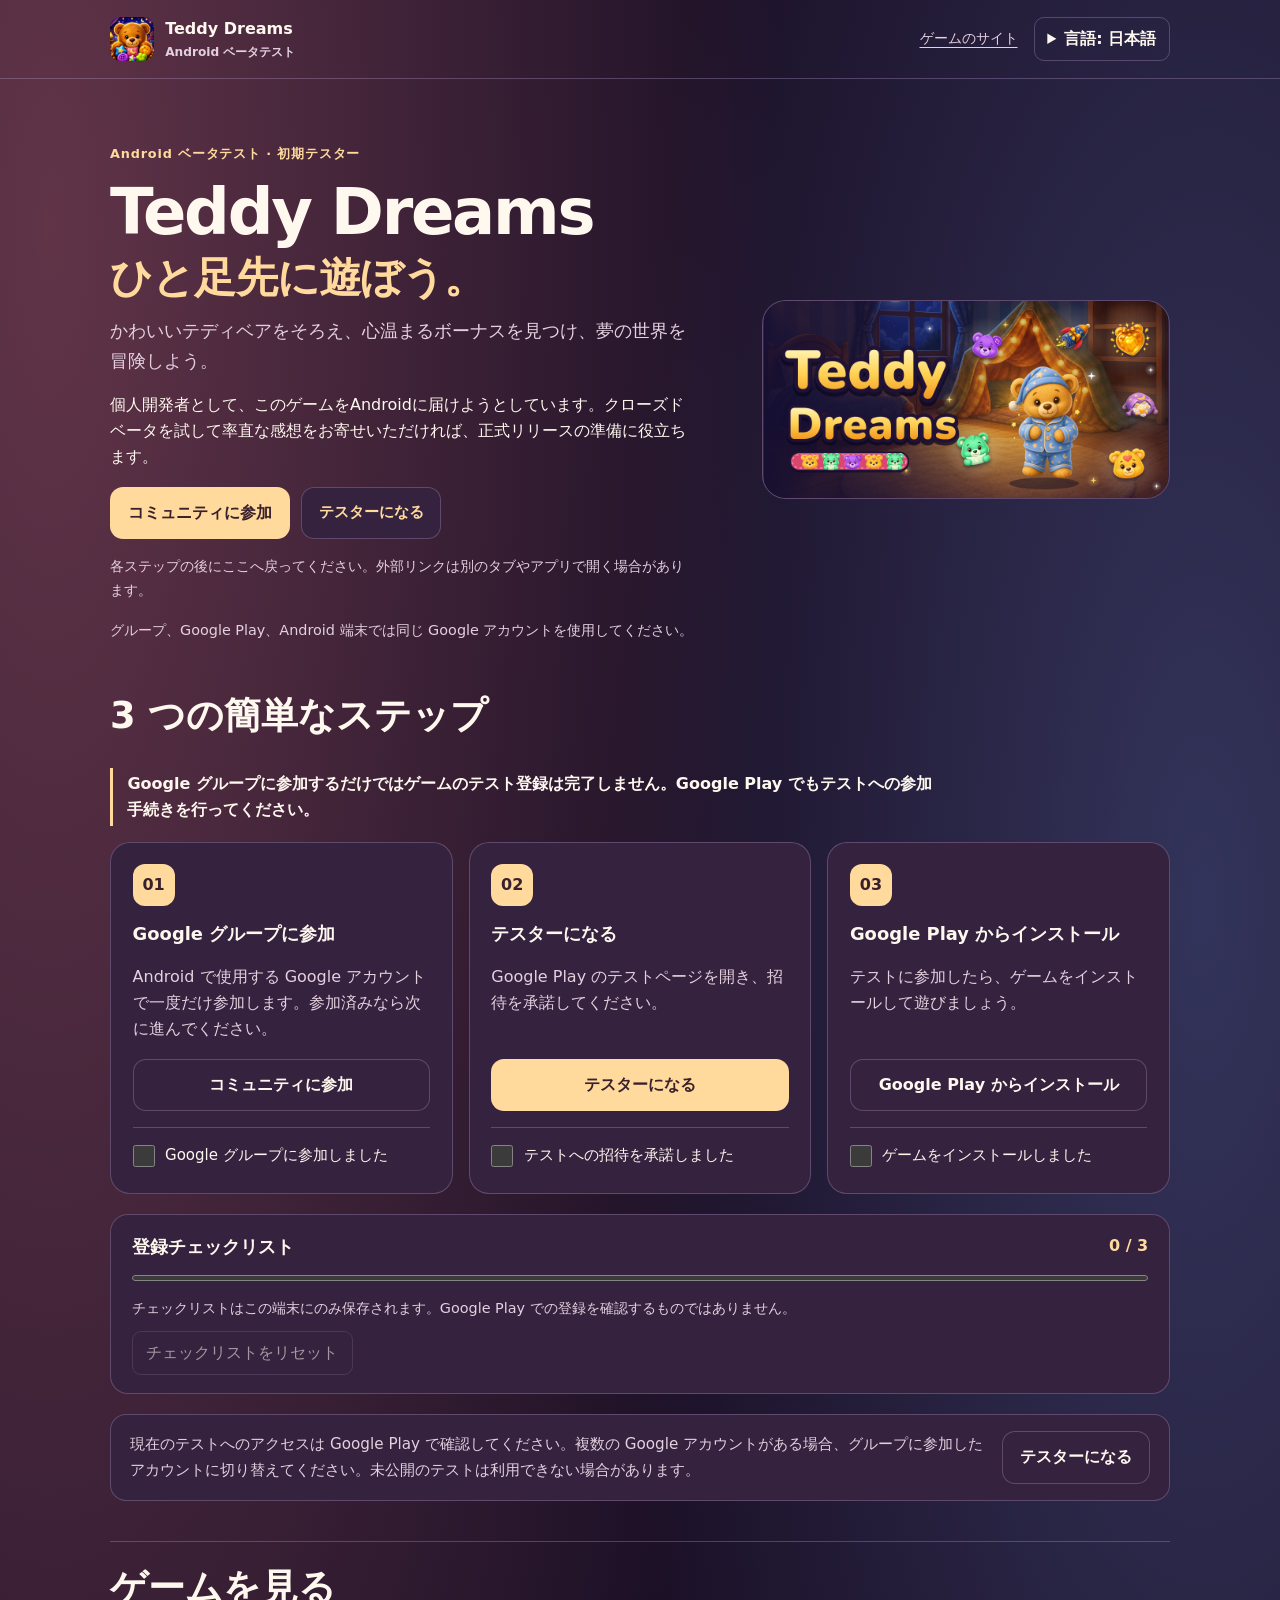
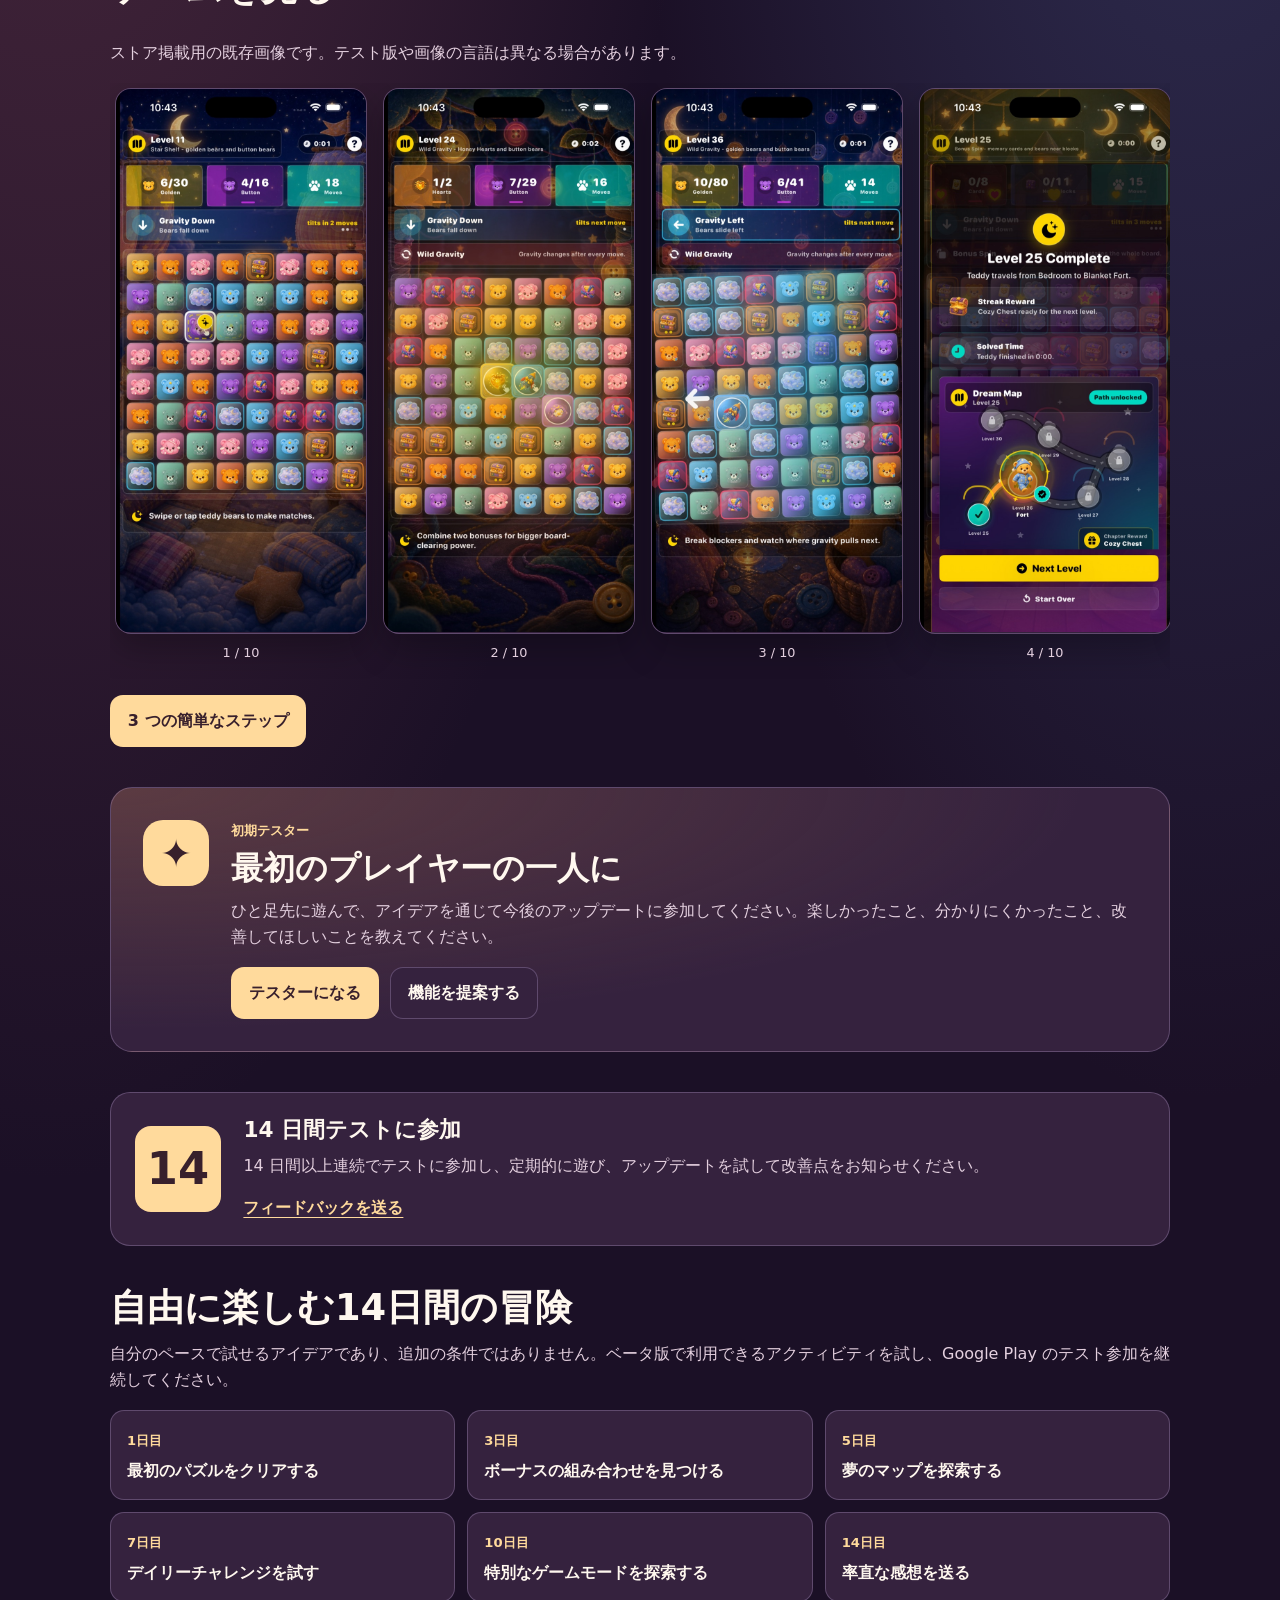
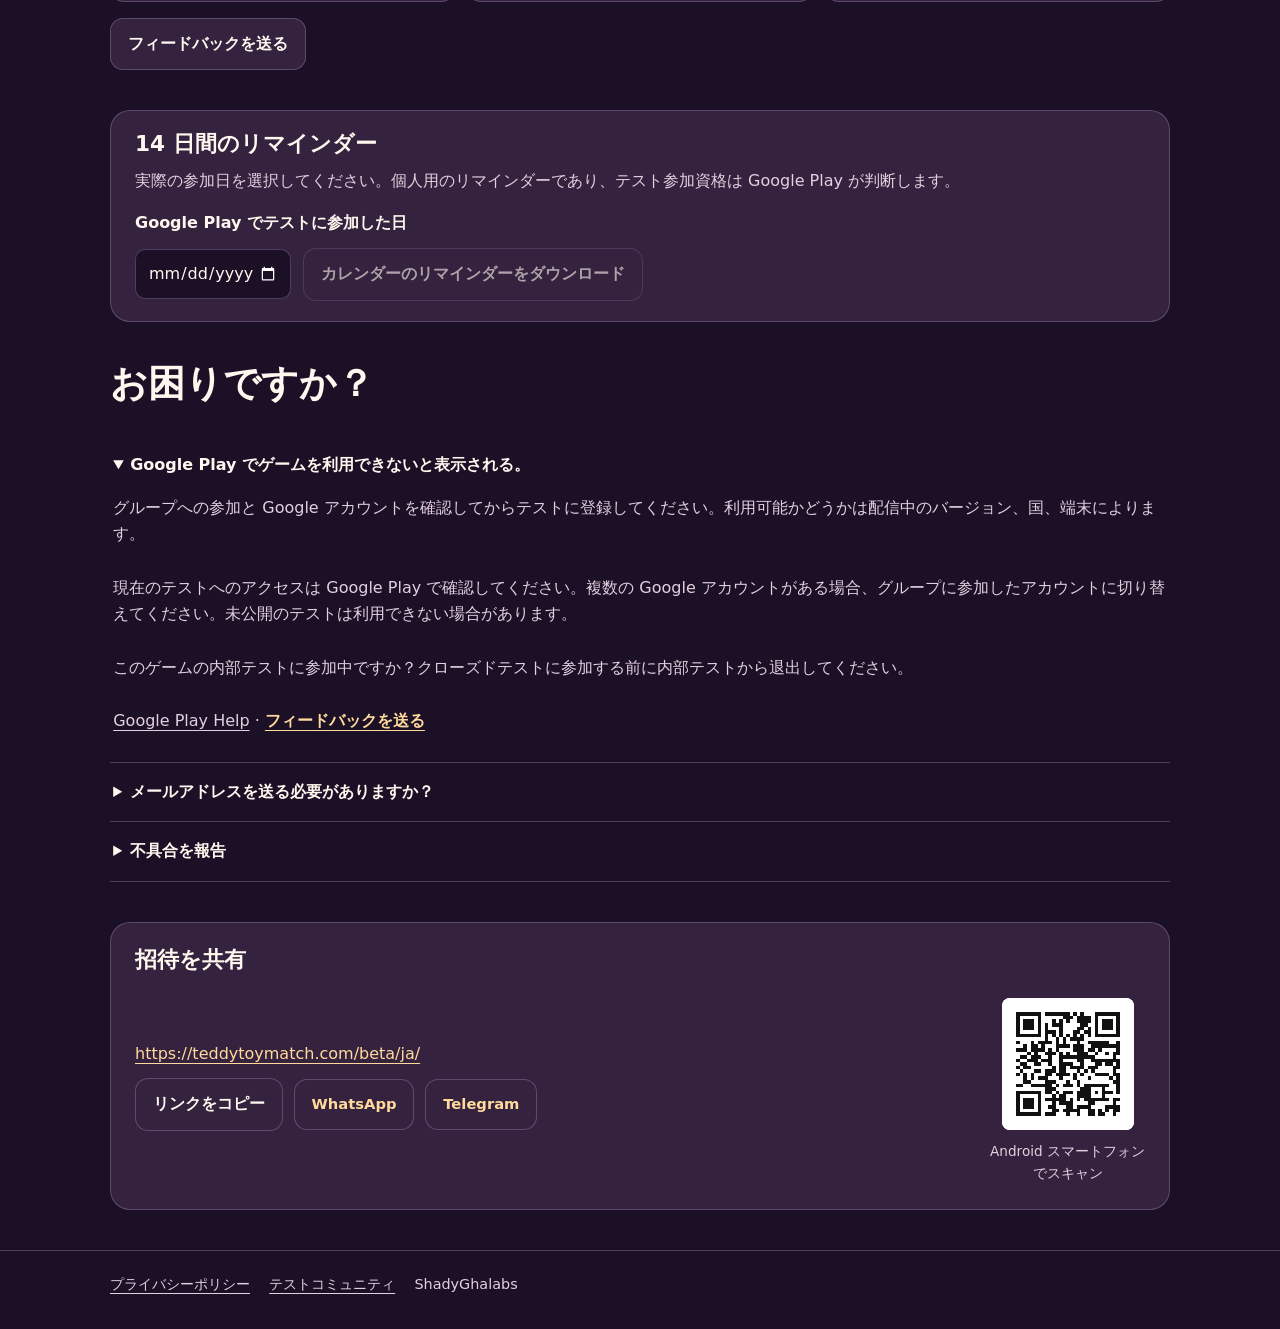
<file: beta/ja/index.html>
<!doctype html>
<html lang="ja" dir="ltr" data-auto-locale="false">
<head>
<meta charset="utf-8"><meta name="viewport" content="width=device-width, initial-scale=1">
<meta name="theme-color" content="#1b1026"><meta name="referrer" content="no-referrer">
<title>Teddy Dreams — Android ベータテスト</title><meta name="description" content="かわいいテディベアをそろえ、心温まるボーナスを見つけ、夢の世界を冒険しよう。"><link rel="canonical" href="https://teddytoymatch.com/beta/ja/">
<link rel="alternate" hreflang="en" href="https://teddytoymatch.com/beta/en/">
<link rel="alternate" hreflang="ar" href="https://teddytoymatch.com/beta/ar/">
<link rel="alternate" hreflang="de" href="https://teddytoymatch.com/beta/de/">
<link rel="alternate" hreflang="es" href="https://teddytoymatch.com/beta/es/">
<link rel="alternate" hreflang="fr" href="https://teddytoymatch.com/beta/fr/">
<link rel="alternate" hreflang="ja" href="https://teddytoymatch.com/beta/ja/">
<link rel="alternate" hreflang="pt-BR" href="https://teddytoymatch.com/beta/pt-BR/">
<link rel="alternate" hreflang="zh-Hans" href="https://teddytoymatch.com/beta/zh-Hans/">
<link rel="alternate" hreflang="x-default" href="https://teddytoymatch.com/beta/">
<meta property="og:type" content="website"><meta property="og:title" content="Teddy Dreams — Android ベータテスト"><meta property="og:description" content="かわいいテディベアをそろえ、心温まるボーナスを見つけ、夢の世界を冒険しよう。"><meta property="og:url" content="https://teddytoymatch.com/beta/ja/"><meta property="og:image" content="https://teddytoymatch.com/beta/store/feature.png"><meta property="og:image:width" content="1024"><meta property="og:image:height" content="500"><meta name="twitter:card" content="summary_large_image">
<link rel="icon" href="/assets/game/app-icon.png"><link rel="stylesheet" href="/beta/beta.css"><link rel="stylesheet" href="/beta/funnel.css"><link rel="stylesheet" href="/beta/community.css"><script src="/beta/locale.js" defer></script><script src="/beta/funnel.js" defer></script>
</head>
<body class="teddy" data-beta-app="com.tendonlife.teddybear">
<a class="skip" href="#main-content">本文へスキップ</a>
<header><div class="shell header"><a class="brand" href="/"><img src="/assets/game/app-icon.png" alt="" width="44" height="44"><span>Teddy Dreams<small>Android ベータテスト</small></span></a><div class="head-actions"><a href="/">ゲームのサイト</a><details class="language"><summary>言語: 日本語</summary><ul><li><a data-locale hreflang="en" lang="en" href="/beta/en/">English</a></li><li><a data-locale hreflang="ar" lang="ar" href="/beta/ar/">العربية</a></li><li><a data-locale hreflang="de" lang="de" href="/beta/de/">Deutsch</a></li><li><a data-locale hreflang="es" lang="es" href="/beta/es/">Español</a></li><li><a data-locale hreflang="fr" lang="fr" href="/beta/fr/">Français</a></li><li><a data-locale hreflang="ja" lang="ja" href="/beta/ja/" aria-current="page">日本語</a></li><li><a data-locale hreflang="pt-BR" lang="pt-BR" href="/beta/pt-BR/">Português (Brasil)</a></li><li><a data-locale hreflang="zh-Hans" lang="zh-Hans" href="/beta/zh-Hans/">简体中文</a></li></ul></details></div></div></header>
<main class="shell" id="main-content">
<section class="hero funnel-hero" aria-labelledby="hero-title"><div><p class="eyebrow">Android ベータテスト · 初期テスター</p><h1 id="hero-title">Teddy Dreams<span>ひと足先に遊ぼう。</span></h1><p class="lead">かわいいテディベアをそろえ、心温まるボーナスを見つけ、夢の世界を冒険しよう。</p><p class="developer-invite">個人開発者として、このゲームをAndroidに届けようとしています。クローズドベータを試して率直な感想をお寄せいただければ、正式リリースの準備に役立ちます。</p><div class="hero-actions"><a class="action primary" href="https://groups.google.com/g/alpha-android-testers" target="_blank" rel="noopener noreferrer" data-next-action>コミュニティに参加</a><a class="action member" href="https://play.google.com/apps/testing/com.tendonlife.teddybear" target="_blank" rel="noopener noreferrer">テスターになる</a></div><p class="note" id="return-note">各ステップの後にここへ戻ってください。外部リンクは別のタブやアプリで開く場合があります。</p><p class="note">グループ、Google Play、Android 端末では同じ Google アカウントを使用してください。</p></div><div class="art hero-graphic"><img src="/beta/store/feature.png" alt="" width="1024" height="500" fetchpriority="high"></div></section>
<section id="enroll" class="enroll" aria-labelledby="steps-title"><h2 id="steps-title">3 つの簡単なステップ</h2><p class="enroll-clarity">Google グループに参加するだけではゲームのテスト登録は完了しません。Google Play でもテストへの参加手続きを行ってください。</p><ol class="steps" aria-describedby="return-note"><li id="step-group"><span class="number" aria-hidden="true">01</span><h3>Google グループに参加</h3><p>Android で使用する Google アカウントで一度だけ参加します。参加済みなら次に進んでください。</p><a class="action " href="https://groups.google.com/g/alpha-android-testers" target="_blank" rel="noopener noreferrer" data-next-target="group">コミュニティに参加</a><label class="check-step" hidden><input type="checkbox" data-step="group"><span>Google グループに参加しました</span></label></li><li id="step-test"><span class="number" aria-hidden="true">02</span><h3>テスターになる</h3><p>Google Play のテストページを開き、招待を承諾してください。</p><a class="action primary" href="https://play.google.com/apps/testing/com.tendonlife.teddybear" target="_blank" rel="noopener noreferrer" data-next-target="test">テスターになる</a><label class="check-step" hidden><input type="checkbox" data-step="test"><span>テストへの招待を承諾しました</span></label></li><li id="step-install"><span class="number" aria-hidden="true">03</span><h3>Google Play からインストール</h3><p>テストに参加したら、ゲームをインストールして遊びましょう。</p><a class="action " href="https://play.google.com/store/apps/details?id=com.tendonlife.teddybear" target="_blank" rel="noopener noreferrer" data-next-target="install">Google Play からインストール</a><label class="check-step" hidden><input type="checkbox" data-step="install"><span>ゲームをインストールしました</span></label></li></ol><div class="check-panel" data-checklist hidden><div class="check-head"><h3 id="check-title">登録チェックリスト</h3><span data-count role="status" aria-live="polite" dir="ltr">0 / 3</span></div><progress data-progress value="0" max="3" aria-labelledby="check-title"></progress><p>チェックリストはこの端末にのみ保存されます。Google Play での登録を確認するものではありません。</p><button class="reset" data-reset type="button">チェックリストをリセット</button></div><div class="access-note"><p>現在のテストへのアクセスは Google Play で確認してください。複数の Google アカウントがある場合、グループに参加したアカウントに切り替えてください。未公開のテストは利用できない場合があります。</p><a class="action" href="https://play.google.com/apps/testing/com.tendonlife.teddybear" target="_blank" rel="noopener noreferrer">テスターになる</a></div></section>
<section class="previews" aria-labelledby="preview-title"><h2 id="preview-title">ゲームを見る</h2><p>ストア掲載用の既存画像です。テスト版や画像の言語は異なる場合があります。</p><div class="store-gallery" role="region" aria-labelledby="preview-title" tabindex="0"><figure class="store-shot"><a href="/assets/screenshots/app-store-web/01-gameplay.jpg" target="_blank" rel="noopener noreferrer"><img src="/assets/screenshots/app-store-web/01-gameplay.jpg" alt="Teddy match-three gameplay from the existing store artwork" lang="en" loading="lazy" decoding="async" width="360" height="780"></a><figcaption dir="ltr">1 / 10</figcaption></figure><figure class="store-shot"><a href="/assets/screenshots/app-store-web/02-bonus-combos.jpg" target="_blank" rel="noopener noreferrer"><img src="/assets/screenshots/app-store-web/02-bonus-combos.jpg" alt="Teddy bonus combos from the existing store artwork" lang="en" loading="lazy" decoding="async" width="360" height="780"></a><figcaption dir="ltr">2 / 10</figcaption></figure><figure class="store-shot"><a href="/assets/screenshots/app-store-web/03-gravity-obstacles.jpg" target="_blank" rel="noopener noreferrer"><img src="/assets/screenshots/app-store-web/03-gravity-obstacles.jpg" alt="Teddy Dreams Gravity and obstacles screenshot from the existing store artwork" lang="en" loading="lazy" decoding="async" width="360" height="780"></a><figcaption dir="ltr">3 / 10</figcaption></figure><figure class="store-shot"><a href="/assets/screenshots/app-store-web/04-dream-map.jpg" target="_blank" rel="noopener noreferrer"><img src="/assets/screenshots/app-store-web/04-dream-map.jpg" alt="Teddy dream map from the existing store artwork" lang="en" loading="lazy" decoding="async" width="360" height="780"></a><figcaption dir="ltr">4 / 10</figcaption></figure><figure class="store-shot"><a href="/assets/screenshots/app-store-web/05-teddy-styles.jpg" target="_blank" rel="noopener noreferrer"><img src="/assets/screenshots/app-store-web/05-teddy-styles.jpg" alt="Teddy Dreams Teddy styles screenshot from the existing store artwork" lang="en" loading="lazy" decoding="async" width="360" height="780"></a><figcaption dir="ltr">5 / 10</figcaption></figure><figure class="store-shot"><a href="/assets/screenshots/app-store-web/06-daily-challenge.jpg" target="_blank" rel="noopener noreferrer"><img src="/assets/screenshots/app-store-web/06-daily-challenge.jpg" alt="Teddy Dreams Daily challenge screenshot from the existing store artwork" lang="en" loading="lazy" decoding="async" width="360" height="780"></a><figcaption dir="ltr">6 / 10</figcaption></figure><figure class="store-shot"><a href="/assets/screenshots/app-store-web/07-level-complete.jpg" target="_blank" rel="noopener noreferrer"><img src="/assets/screenshots/app-store-web/07-level-complete.jpg" alt="Teddy Dreams Level completion screenshot from the existing store artwork" lang="en" loading="lazy" decoding="async" width="360" height="780"></a><figcaption dir="ltr">7 / 10</figcaption></figure><figure class="store-shot"><a href="/assets/screenshots/app-store-web/08-obstacles.jpg" target="_blank" rel="noopener noreferrer"><img src="/assets/screenshots/app-store-web/08-obstacles.jpg" alt="Teddy Dreams Obstacles screenshot from the existing store artwork" lang="en" loading="lazy" decoding="async" width="360" height="780"></a><figcaption dir="ltr">8 / 10</figcaption></figure><figure class="store-shot"><a href="/assets/screenshots/app-store-web/09-timer-streaks.jpg" target="_blank" rel="noopener noreferrer"><img src="/assets/screenshots/app-store-web/09-timer-streaks.jpg" alt="Teddy Dreams Timer and streaks screenshot from the existing store artwork" lang="en" loading="lazy" decoding="async" width="360" height="780"></a><figcaption dir="ltr">9 / 10</figcaption></figure><figure class="store-shot"><a href="/assets/screenshots/app-store-web/10-special-modes.jpg" target="_blank" rel="noopener noreferrer"><img src="/assets/screenshots/app-store-web/10-special-modes.jpg" alt="Teddy Dreams Special modes screenshot from the existing store artwork" lang="en" loading="lazy" decoding="async" width="360" height="780"></a><figcaption dir="ltr">10 / 10</figcaption></figure></div><a class="action primary" href="#enroll">3 つの簡単なステップ</a></section>
<section class="founding-community" aria-labelledby="founding-title"><div class="founding-emblem" aria-hidden="true">✦</div><div><p class="community-kicker">初期テスター</p><h2 id="founding-title">最初のプレイヤーの一人に</h2><p>ひと足先に遊んで、アイデアを通じて今後のアップデートに参加してください。楽しかったこと、分かりにくかったこと、改善してほしいことを教えてください。</p><div class="community-actions"><a class="action primary" href="#enroll">テスターになる</a><a class="action" href="mailto:Feedback@teddytoymatch.com?subject=Teddy%20Dreams%20%E2%80%94%20%E6%A9%9F%E8%83%BD%E3%82%92%E6%8F%90%E6%A1%88%E3%81%99%E3%82%8B">機能を提案する</a></div></div></section>
<section class="commit" aria-labelledby="commit-title"><span class="calendar" aria-hidden="true">14</span><div><h2 id="commit-title">14 日間テストに参加</h2><p>14 日間以上連続でテストに参加し、定期的に遊び、アップデートを試して改善点をお知らせください。</p><a class="feedback" href="mailto:Feedback@teddytoymatch.com?subject=Teddy%20Dreams%20%E2%80%94%20%E4%B8%8D%E5%85%B7%E5%90%88%E3%82%92%E5%A0%B1%E5%91%8A&amp;body=%E7%AB%AF%E6%9C%AB%E3%81%A8%20Android%20%E3%83%90%E3%83%BC%E3%82%B8%E3%83%A7%E3%83%B3%EF%BC%9A%0A%E5%86%8D%E7%8F%BE%E6%89%8B%E9%A0%86%EF%BC%9A%0A%E7%99%BA%E7%94%9F%E3%81%97%E3%81%9F%E3%81%93%E3%81%A8%EF%BC%9A%0A%E6%9C%9F%E5%BE%85%E3%81%97%E3%81%9F%E7%B5%90%E6%9E%9C%EF%BC%9A%0A%E3%81%9D%E3%81%AE%E4%BB%96%E3%81%AE%E6%84%8F%E8%A6%8B%EF%BC%9A%0A" data-feedback-link>フィードバックを送る</a></div></section>
<section class="tester-adventure" aria-labelledby="adventure-title"><h2 id="adventure-title">自由に楽しむ14日間の冒険</h2><p>自分のペースで試せるアイデアであり、追加の条件ではありません。ベータ版で利用できるアクティビティを試し、Google Play のテスト参加を継続してください。</p><ol class="adventure-grid"><li data-activity-day="1"><span>1日目</span><p>最初のパズルをクリアする</p></li><li data-activity-day="3"><span>3日目</span><p>ボーナスの組み合わせを見つける</p></li><li data-activity-day="5"><span>5日目</span><p>夢のマップを探索する</p></li><li data-activity-day="7"><span>7日目</span><p>デイリーチャレンジを試す</p></li><li data-activity-day="10"><span>10日目</span><p>特別なゲームモードを探索する</p></li><li data-activity-day="14"><span>14日目</span><p>率直な感想を送る</p></li></ol><a class="action" href="mailto:Feedback@teddytoymatch.com?subject=Teddy%20Dreams%20%E2%80%94%20%E4%B8%8D%E5%85%B7%E5%90%88%E3%82%92%E5%A0%B1%E5%91%8A&amp;body=%E7%AB%AF%E6%9C%AB%E3%81%A8%20Android%20%E3%83%90%E3%83%BC%E3%82%B8%E3%83%A7%E3%83%B3%EF%BC%9A%0A%E5%86%8D%E7%8F%BE%E6%89%8B%E9%A0%86%EF%BC%9A%0A%E7%99%BA%E7%94%9F%E3%81%97%E3%81%9F%E3%81%93%E3%81%A8%EF%BC%9A%0A%E6%9C%9F%E5%BE%85%E3%81%97%E3%81%9F%E7%B5%90%E6%9E%9C%EF%BC%9A%0A%E3%81%9D%E3%81%AE%E4%BB%96%E3%81%AE%E6%84%8F%E8%A6%8B%EF%BC%9A%0A">フィードバックを送る</a></section>
<section class="reminder" data-reminder hidden aria-labelledby="reminder-title"><h2 id="reminder-title">14 日間のリマインダー</h2><p>実際の参加日を選択してください。個人用のリマインダーであり、テスト参加資格は Google Play が判断します。</p><div class="reminder-controls"><label for="opt-in-date">Google Play でテストに参加した日</label><input id="opt-in-date" type="date" data-opt-date><button class="action" type="button" data-reminder-download data-event-title="Teddy Dreams — 14 日間テストに参加" data-event-note="実際の参加日を選択してください。個人用のリマインダーであり、テスト参加資格は Google Play が判断します。" disabled>カレンダーのリマインダーをダウンロード</button></div></section>
<section class="faq" aria-labelledby="faq-title"><h2 id="faq-title">お困りですか？</h2><details open><summary>Google Play でゲームを利用できないと表示される。</summary><p>グループへの参加と Google アカウントを確認してからテストに登録してください。利用可能かどうかは配信中のバージョン、国、端末によります。</p><p>現在のテストへのアクセスは Google Play で確認してください。複数の Google アカウントがある場合、グループに参加したアカウントに切り替えてください。未公開のテストは利用できない場合があります。</p><p>このゲームの内部テストに参加中ですか？クローズドテストに参加する前に内部テストから退出してください。</p><p><a href="https://support.google.com/googleplay/android-developer/answer/9845334" target="_blank" rel="noopener noreferrer">Google Play Help</a> · <a class="feedback" href="mailto:Feedback@teddytoymatch.com?subject=Teddy%20Dreams%20%E2%80%94%20%E4%B8%8D%E5%85%B7%E5%90%88%E3%82%92%E5%A0%B1%E5%91%8A&amp;body=%E7%AB%AF%E6%9C%AB%E3%81%A8%20Android%20%E3%83%90%E3%83%BC%E3%82%B8%E3%83%A7%E3%83%B3%EF%BC%9A%0A%E5%86%8D%E7%8F%BE%E6%89%8B%E9%A0%86%EF%BC%9A%0A%E7%99%BA%E7%94%9F%E3%81%97%E3%81%9F%E3%81%93%E3%81%A8%EF%BC%9A%0A%E6%9C%9F%E5%BE%85%E3%81%97%E3%81%9F%E7%B5%90%E6%9E%9C%EF%BC%9A%0A%E3%81%9D%E3%81%AE%E4%BB%96%E3%81%AE%E6%84%8F%E8%A6%8B%EF%BC%9A%0A">フィードバックを送る</a></p></details><details><summary>メールアドレスを送る必要がありますか？</summary><p>いいえ。登録は Google グループと Google Play が管理します。このサイトはメールアドレスを収集しません。</p></details><details><summary>不具合を報告</summary><p>端末の機種、Android のバージョン、発生した問題をお知らせください。個人のアカウント情報や支払い情報は送らないでください。 <a class="feedback" href="mailto:Feedback@teddytoymatch.com?subject=Teddy%20Dreams%20%E2%80%94%20%E4%B8%8D%E5%85%B7%E5%90%88%E3%82%92%E5%A0%B1%E5%91%8A&amp;body=%E7%AB%AF%E6%9C%AB%E3%81%A8%20Android%20%E3%83%90%E3%83%BC%E3%82%B8%E3%83%A7%E3%83%B3%EF%BC%9A%0A%E5%86%8D%E7%8F%BE%E6%89%8B%E9%A0%86%EF%BC%9A%0A%E7%99%BA%E7%94%9F%E3%81%97%E3%81%9F%E3%81%93%E3%81%A8%EF%BC%9A%0A%E6%9C%9F%E5%BE%85%E3%81%97%E3%81%9F%E7%B5%90%E6%9E%9C%EF%BC%9A%0A%E3%81%9D%E3%81%AE%E4%BB%96%E3%81%AE%E6%84%8F%E8%A6%8B%EF%BC%9A%0A">フィードバックを送る</a></p></details></section>
<section class="share" aria-labelledby="share-title"><h2 id="share-title">招待を共有</h2><div class="share-actions"><a data-share href="https://teddytoymatch.com/beta/ja/" dir="ltr">https://teddytoymatch.com/beta/ja/</a><button class="action" type="button" data-copy data-copied="リンクをコピーしました！" data-failure="表示されているリンクを手動でコピーしてください。" hidden>リンクをコピー</button><button class="action primary" type="button" data-native-share hidden>招待を共有</button><a class="action share-service" href="https://wa.me/?text=https%3A%2F%2Fteddytoymatch.com%2Fbeta%2Fja%2F" target="_blank" rel="noopener noreferrer" aria-label="招待を共有 · WhatsApp">WhatsApp</a><a class="action share-service" href="https://t.me/share/url?url=https%3A%2F%2Fteddytoymatch.com%2Fbeta%2Fja%2F" target="_blank" rel="noopener noreferrer" aria-label="招待を共有 · Telegram">Telegram</a><span data-status class="copy-status" role="status" aria-live="polite"></span></div><figure class="invite-qr"><img src="/beta/invite-qr.svg" width="132" height="132" alt="" loading="lazy"><figcaption>Android スマートフォンでスキャン</figcaption></figure></section>
</main><footer><div class="shell footer"><a href="/privacy.html">プライバシーポリシー</a><a href="https://groups.google.com/g/alpha-android-testers" target="_blank" rel="noopener noreferrer">テストコミュニティ</a><span>ShadyGhalabs</span></div></footer>
</body></html>
</file>
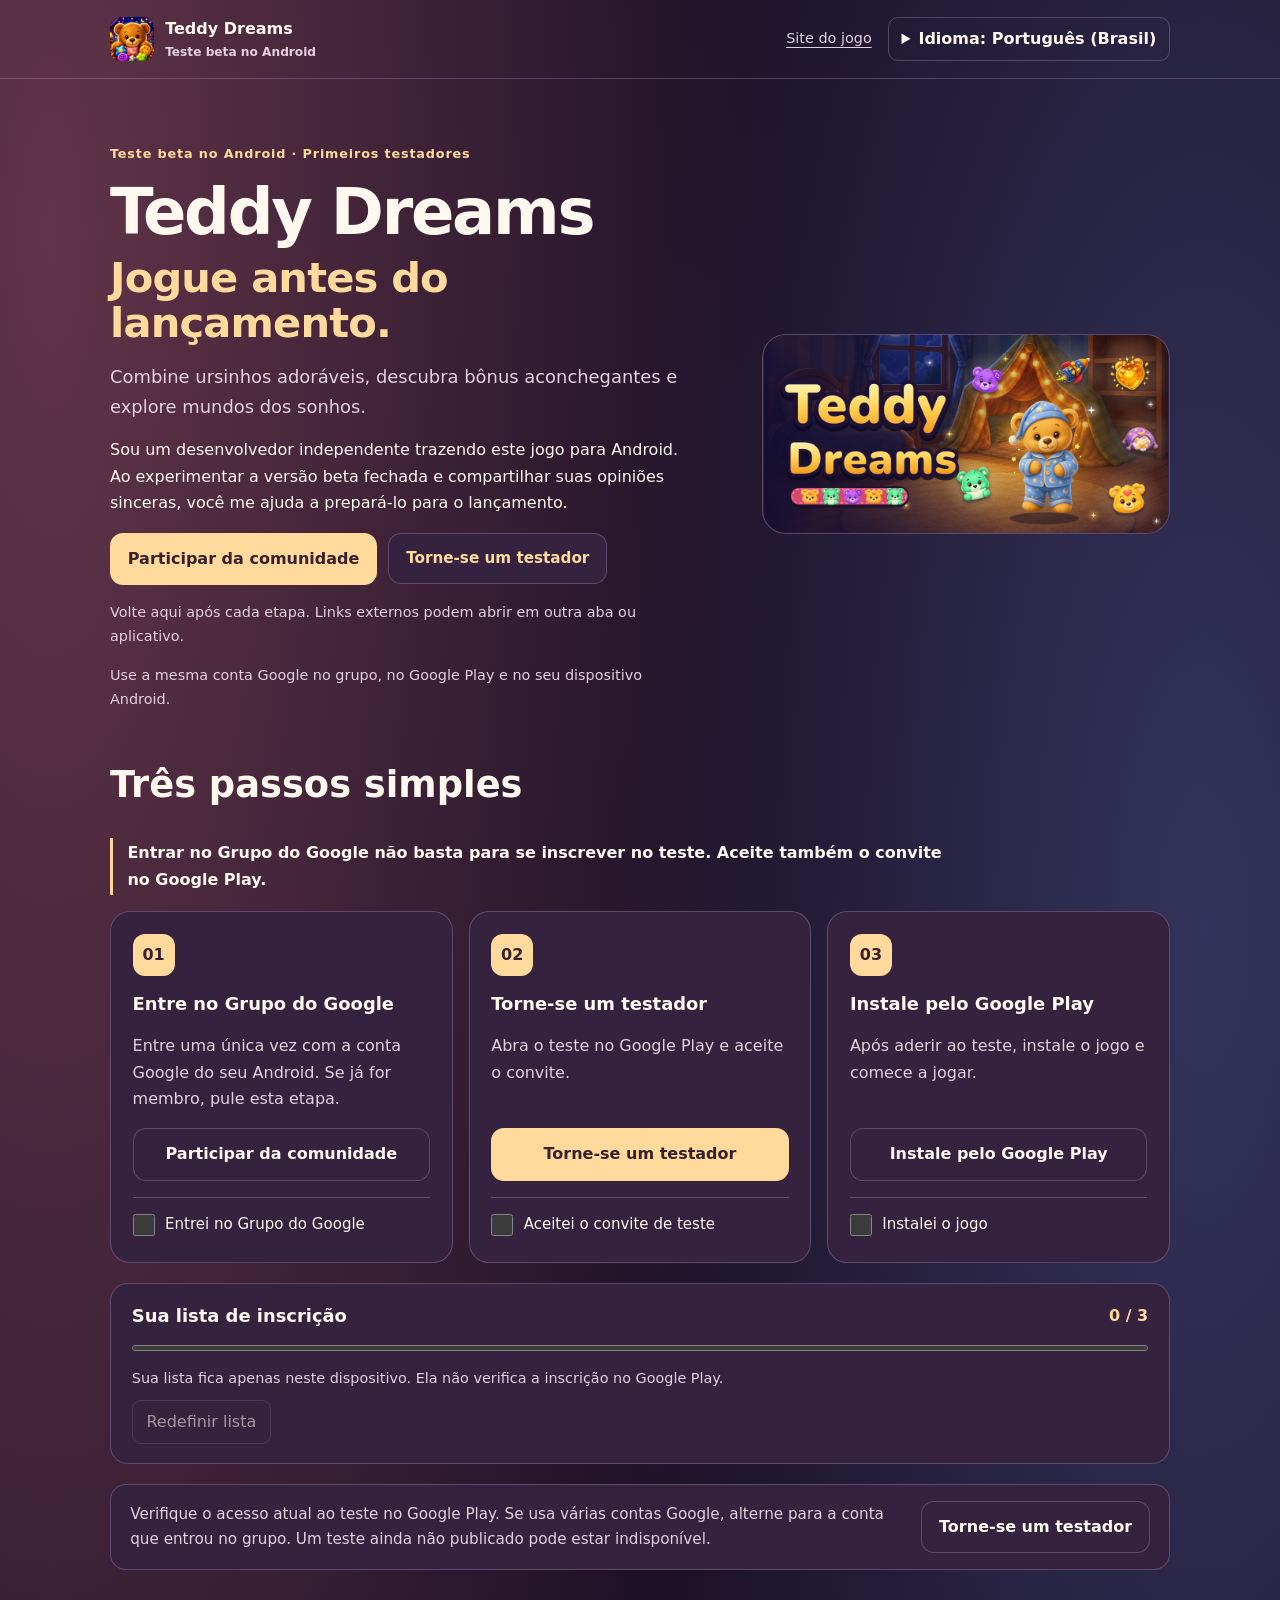
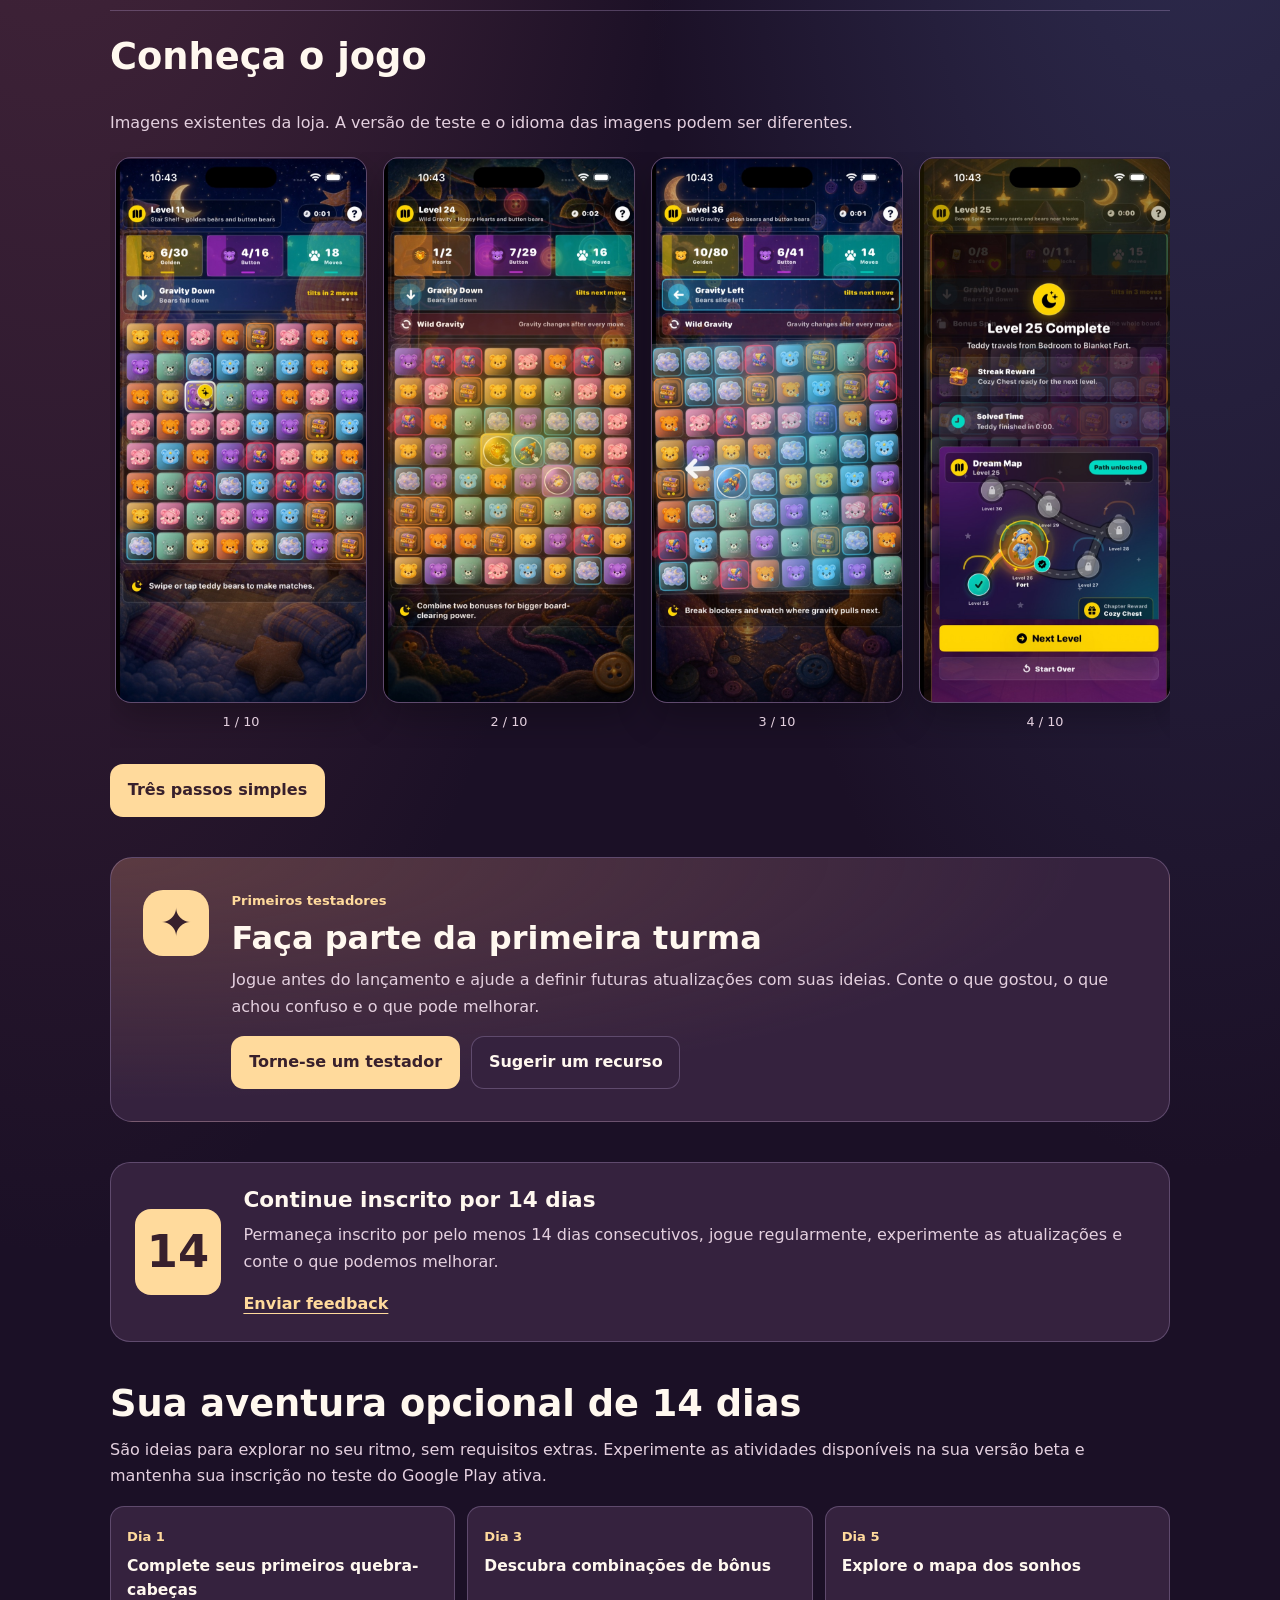
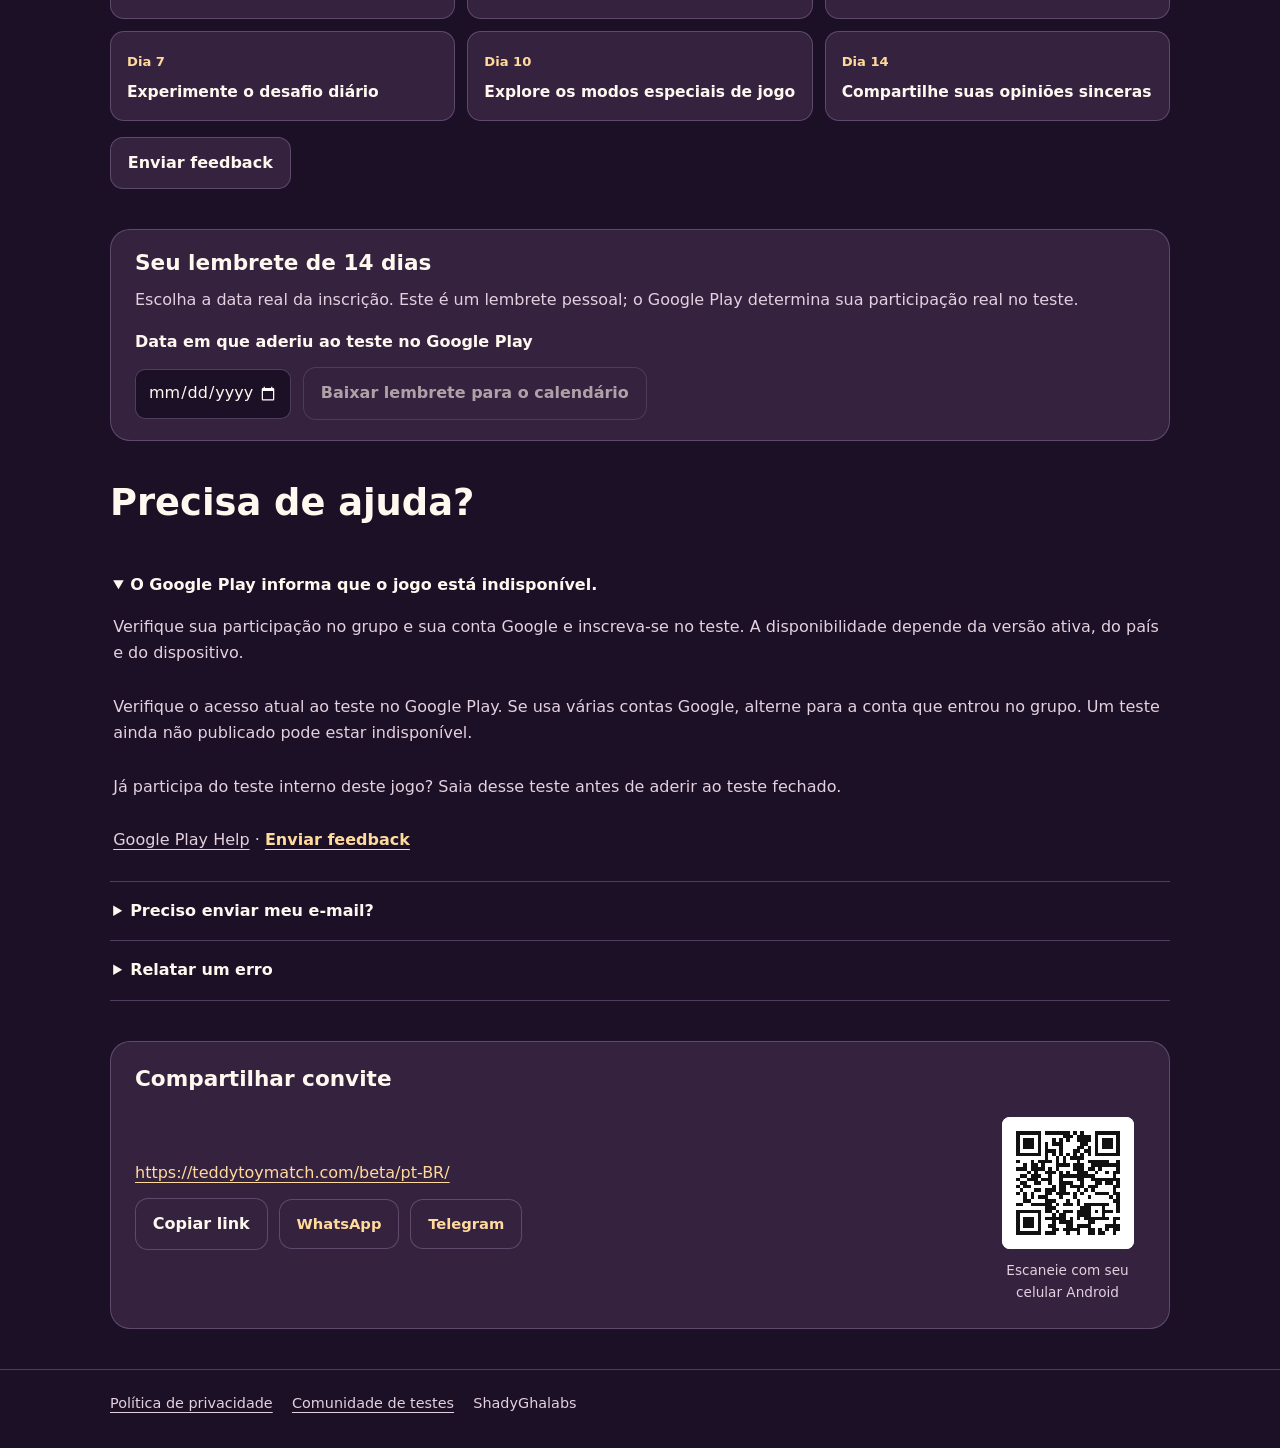
<file: beta/pt-BR/index.html>
<!doctype html>
<html lang="pt-BR" dir="ltr" data-auto-locale="false">
<head>
<meta charset="utf-8"><meta name="viewport" content="width=device-width, initial-scale=1">
<meta name="theme-color" content="#1b1026"><meta name="referrer" content="no-referrer">
<title>Teddy Dreams — Teste beta no Android</title><meta name="description" content="Combine ursinhos adoráveis, descubra bônus aconchegantes e explore mundos dos sonhos."><link rel="canonical" href="https://teddytoymatch.com/beta/pt-BR/">
<link rel="alternate" hreflang="en" href="https://teddytoymatch.com/beta/en/">
<link rel="alternate" hreflang="ar" href="https://teddytoymatch.com/beta/ar/">
<link rel="alternate" hreflang="de" href="https://teddytoymatch.com/beta/de/">
<link rel="alternate" hreflang="es" href="https://teddytoymatch.com/beta/es/">
<link rel="alternate" hreflang="fr" href="https://teddytoymatch.com/beta/fr/">
<link rel="alternate" hreflang="ja" href="https://teddytoymatch.com/beta/ja/">
<link rel="alternate" hreflang="pt-BR" href="https://teddytoymatch.com/beta/pt-BR/">
<link rel="alternate" hreflang="zh-Hans" href="https://teddytoymatch.com/beta/zh-Hans/">
<link rel="alternate" hreflang="x-default" href="https://teddytoymatch.com/beta/">
<meta property="og:type" content="website"><meta property="og:title" content="Teddy Dreams — Teste beta no Android"><meta property="og:description" content="Combine ursinhos adoráveis, descubra bônus aconchegantes e explore mundos dos sonhos."><meta property="og:url" content="https://teddytoymatch.com/beta/pt-BR/"><meta property="og:image" content="https://teddytoymatch.com/beta/store/feature.png"><meta property="og:image:width" content="1024"><meta property="og:image:height" content="500"><meta name="twitter:card" content="summary_large_image">
<link rel="icon" href="/assets/game/app-icon.png"><link rel="stylesheet" href="/beta/beta.css"><link rel="stylesheet" href="/beta/funnel.css"><link rel="stylesheet" href="/beta/community.css"><script src="/beta/locale.js" defer></script><script src="/beta/funnel.js" defer></script>
</head>
<body class="teddy" data-beta-app="com.tendonlife.teddybear">
<a class="skip" href="#main-content">Ir para o conteúdo</a>
<header><div class="shell header"><a class="brand" href="/"><img src="/assets/game/app-icon.png" alt="" width="44" height="44"><span>Teddy Dreams<small>Teste beta no Android</small></span></a><div class="head-actions"><a href="/">Site do jogo</a><details class="language"><summary>Idioma: Português (Brasil)</summary><ul><li><a data-locale hreflang="en" lang="en" href="/beta/en/">English</a></li><li><a data-locale hreflang="ar" lang="ar" href="/beta/ar/">العربية</a></li><li><a data-locale hreflang="de" lang="de" href="/beta/de/">Deutsch</a></li><li><a data-locale hreflang="es" lang="es" href="/beta/es/">Español</a></li><li><a data-locale hreflang="fr" lang="fr" href="/beta/fr/">Français</a></li><li><a data-locale hreflang="ja" lang="ja" href="/beta/ja/">日本語</a></li><li><a data-locale hreflang="pt-BR" lang="pt-BR" href="/beta/pt-BR/" aria-current="page">Português (Brasil)</a></li><li><a data-locale hreflang="zh-Hans" lang="zh-Hans" href="/beta/zh-Hans/">简体中文</a></li></ul></details></div></div></header>
<main class="shell" id="main-content">
<section class="hero funnel-hero" aria-labelledby="hero-title"><div><p class="eyebrow">Teste beta no Android · Primeiros testadores</p><h1 id="hero-title">Teddy Dreams<span>Jogue antes do lançamento.</span></h1><p class="lead">Combine ursinhos adoráveis, descubra bônus aconchegantes e explore mundos dos sonhos.</p><p class="developer-invite">Sou um desenvolvedor independente trazendo este jogo para Android. Ao experimentar a versão beta fechada e compartilhar suas opiniões sinceras, você me ajuda a prepará-lo para o lançamento.</p><div class="hero-actions"><a class="action primary" href="https://groups.google.com/g/alpha-android-testers" target="_blank" rel="noopener noreferrer" data-next-action>Participar da comunidade</a><a class="action member" href="https://play.google.com/apps/testing/com.tendonlife.teddybear" target="_blank" rel="noopener noreferrer">Torne-se um testador</a></div><p class="note" id="return-note">Volte aqui após cada etapa. Links externos podem abrir em outra aba ou aplicativo.</p><p class="note">Use a mesma conta Google no grupo, no Google Play e no seu dispositivo Android.</p></div><div class="art hero-graphic"><img src="/beta/store/feature.png" alt="" width="1024" height="500" fetchpriority="high"></div></section>
<section id="enroll" class="enroll" aria-labelledby="steps-title"><h2 id="steps-title">Três passos simples</h2><p class="enroll-clarity">Entrar no Grupo do Google não basta para se inscrever no teste. Aceite também o convite no Google Play.</p><ol class="steps" aria-describedby="return-note"><li id="step-group"><span class="number" aria-hidden="true">01</span><h3>Entre no Grupo do Google</h3><p>Entre uma única vez com a conta Google do seu Android. Se já for membro, pule esta etapa.</p><a class="action " href="https://groups.google.com/g/alpha-android-testers" target="_blank" rel="noopener noreferrer" data-next-target="group">Participar da comunidade</a><label class="check-step" hidden><input type="checkbox" data-step="group"><span>Entrei no Grupo do Google</span></label></li><li id="step-test"><span class="number" aria-hidden="true">02</span><h3>Torne-se um testador</h3><p>Abra o teste no Google Play e aceite o convite.</p><a class="action primary" href="https://play.google.com/apps/testing/com.tendonlife.teddybear" target="_blank" rel="noopener noreferrer" data-next-target="test">Torne-se um testador</a><label class="check-step" hidden><input type="checkbox" data-step="test"><span>Aceitei o convite de teste</span></label></li><li id="step-install"><span class="number" aria-hidden="true">03</span><h3>Instale pelo Google Play</h3><p>Após aderir ao teste, instale o jogo e comece a jogar.</p><a class="action " href="https://play.google.com/store/apps/details?id=com.tendonlife.teddybear" target="_blank" rel="noopener noreferrer" data-next-target="install">Instale pelo Google Play</a><label class="check-step" hidden><input type="checkbox" data-step="install"><span>Instalei o jogo</span></label></li></ol><div class="check-panel" data-checklist hidden><div class="check-head"><h3 id="check-title">Sua lista de inscrição</h3><span data-count role="status" aria-live="polite" dir="ltr">0 / 3</span></div><progress data-progress value="0" max="3" aria-labelledby="check-title"></progress><p>Sua lista fica apenas neste dispositivo. Ela não verifica a inscrição no Google Play.</p><button class="reset" data-reset type="button">Redefinir lista</button></div><div class="access-note"><p>Verifique o acesso atual ao teste no Google Play. Se usa várias contas Google, alterne para a conta que entrou no grupo. Um teste ainda não publicado pode estar indisponível.</p><a class="action" href="https://play.google.com/apps/testing/com.tendonlife.teddybear" target="_blank" rel="noopener noreferrer">Torne-se um testador</a></div></section>
<section class="previews" aria-labelledby="preview-title"><h2 id="preview-title">Conheça o jogo</h2><p>Imagens existentes da loja. A versão de teste e o idioma das imagens podem ser diferentes.</p><div class="store-gallery" role="region" aria-labelledby="preview-title" tabindex="0"><figure class="store-shot"><a href="/assets/screenshots/app-store-web/01-gameplay.jpg" target="_blank" rel="noopener noreferrer"><img src="/assets/screenshots/app-store-web/01-gameplay.jpg" alt="Teddy match-three gameplay from the existing store artwork" lang="en" loading="lazy" decoding="async" width="360" height="780"></a><figcaption dir="ltr">1 / 10</figcaption></figure><figure class="store-shot"><a href="/assets/screenshots/app-store-web/02-bonus-combos.jpg" target="_blank" rel="noopener noreferrer"><img src="/assets/screenshots/app-store-web/02-bonus-combos.jpg" alt="Teddy bonus combos from the existing store artwork" lang="en" loading="lazy" decoding="async" width="360" height="780"></a><figcaption dir="ltr">2 / 10</figcaption></figure><figure class="store-shot"><a href="/assets/screenshots/app-store-web/03-gravity-obstacles.jpg" target="_blank" rel="noopener noreferrer"><img src="/assets/screenshots/app-store-web/03-gravity-obstacles.jpg" alt="Teddy Dreams Gravity and obstacles screenshot from the existing store artwork" lang="en" loading="lazy" decoding="async" width="360" height="780"></a><figcaption dir="ltr">3 / 10</figcaption></figure><figure class="store-shot"><a href="/assets/screenshots/app-store-web/04-dream-map.jpg" target="_blank" rel="noopener noreferrer"><img src="/assets/screenshots/app-store-web/04-dream-map.jpg" alt="Teddy dream map from the existing store artwork" lang="en" loading="lazy" decoding="async" width="360" height="780"></a><figcaption dir="ltr">4 / 10</figcaption></figure><figure class="store-shot"><a href="/assets/screenshots/app-store-web/05-teddy-styles.jpg" target="_blank" rel="noopener noreferrer"><img src="/assets/screenshots/app-store-web/05-teddy-styles.jpg" alt="Teddy Dreams Teddy styles screenshot from the existing store artwork" lang="en" loading="lazy" decoding="async" width="360" height="780"></a><figcaption dir="ltr">5 / 10</figcaption></figure><figure class="store-shot"><a href="/assets/screenshots/app-store-web/06-daily-challenge.jpg" target="_blank" rel="noopener noreferrer"><img src="/assets/screenshots/app-store-web/06-daily-challenge.jpg" alt="Teddy Dreams Daily challenge screenshot from the existing store artwork" lang="en" loading="lazy" decoding="async" width="360" height="780"></a><figcaption dir="ltr">6 / 10</figcaption></figure><figure class="store-shot"><a href="/assets/screenshots/app-store-web/07-level-complete.jpg" target="_blank" rel="noopener noreferrer"><img src="/assets/screenshots/app-store-web/07-level-complete.jpg" alt="Teddy Dreams Level completion screenshot from the existing store artwork" lang="en" loading="lazy" decoding="async" width="360" height="780"></a><figcaption dir="ltr">7 / 10</figcaption></figure><figure class="store-shot"><a href="/assets/screenshots/app-store-web/08-obstacles.jpg" target="_blank" rel="noopener noreferrer"><img src="/assets/screenshots/app-store-web/08-obstacles.jpg" alt="Teddy Dreams Obstacles screenshot from the existing store artwork" lang="en" loading="lazy" decoding="async" width="360" height="780"></a><figcaption dir="ltr">8 / 10</figcaption></figure><figure class="store-shot"><a href="/assets/screenshots/app-store-web/09-timer-streaks.jpg" target="_blank" rel="noopener noreferrer"><img src="/assets/screenshots/app-store-web/09-timer-streaks.jpg" alt="Teddy Dreams Timer and streaks screenshot from the existing store artwork" lang="en" loading="lazy" decoding="async" width="360" height="780"></a><figcaption dir="ltr">9 / 10</figcaption></figure><figure class="store-shot"><a href="/assets/screenshots/app-store-web/10-special-modes.jpg" target="_blank" rel="noopener noreferrer"><img src="/assets/screenshots/app-store-web/10-special-modes.jpg" alt="Teddy Dreams Special modes screenshot from the existing store artwork" lang="en" loading="lazy" decoding="async" width="360" height="780"></a><figcaption dir="ltr">10 / 10</figcaption></figure></div><a class="action primary" href="#enroll">Três passos simples</a></section>
<section class="founding-community" aria-labelledby="founding-title"><div class="founding-emblem" aria-hidden="true">✦</div><div><p class="community-kicker">Primeiros testadores</p><h2 id="founding-title">Faça parte da primeira turma</h2><p>Jogue antes do lançamento e ajude a definir futuras atualizações com suas ideias. Conte o que gostou, o que achou confuso e o que pode melhorar.</p><div class="community-actions"><a class="action primary" href="#enroll">Torne-se um testador</a><a class="action" href="mailto:Feedback@teddytoymatch.com?subject=Teddy%20Dreams%20%E2%80%94%20Sugerir%20um%20recurso">Sugerir um recurso</a></div></div></section>
<section class="commit" aria-labelledby="commit-title"><span class="calendar" aria-hidden="true">14</span><div><h2 id="commit-title">Continue inscrito por 14 dias</h2><p>Permaneça inscrito por pelo menos 14 dias consecutivos, jogue regularmente, experimente as atualizações e conte o que podemos melhorar.</p><a class="feedback" href="mailto:Feedback@teddytoymatch.com?subject=Teddy%20Dreams%20%E2%80%94%20Relatar%20um%20erro&amp;body=Dispositivo%20e%20vers%C3%A3o%20do%20Android%3A%0AEtapas%20para%20reproduzir%3A%0AO%20que%20aconteceu%3A%0AO%20que%20voc%C3%AA%20esperava%3A%0AOutros%20coment%C3%A1rios%3A%0A" data-feedback-link>Enviar feedback</a></div></section>
<section class="tester-adventure" aria-labelledby="adventure-title"><h2 id="adventure-title">Sua aventura opcional de 14 dias</h2><p>São ideias para explorar no seu ritmo, sem requisitos extras. Experimente as atividades disponíveis na sua versão beta e mantenha sua inscrição no teste do Google Play ativa.</p><ol class="adventure-grid"><li data-activity-day="1"><span>Dia 1</span><p>Complete seus primeiros quebra-cabeças</p></li><li data-activity-day="3"><span>Dia 3</span><p>Descubra combinações de bônus</p></li><li data-activity-day="5"><span>Dia 5</span><p>Explore o mapa dos sonhos</p></li><li data-activity-day="7"><span>Dia 7</span><p>Experimente o desafio diário</p></li><li data-activity-day="10"><span>Dia 10</span><p>Explore os modos especiais de jogo</p></li><li data-activity-day="14"><span>Dia 14</span><p>Compartilhe suas opiniões sinceras</p></li></ol><a class="action" href="mailto:Feedback@teddytoymatch.com?subject=Teddy%20Dreams%20%E2%80%94%20Relatar%20um%20erro&amp;body=Dispositivo%20e%20vers%C3%A3o%20do%20Android%3A%0AEtapas%20para%20reproduzir%3A%0AO%20que%20aconteceu%3A%0AO%20que%20voc%C3%AA%20esperava%3A%0AOutros%20coment%C3%A1rios%3A%0A">Enviar feedback</a></section>
<section class="reminder" data-reminder hidden aria-labelledby="reminder-title"><h2 id="reminder-title">Seu lembrete de 14 dias</h2><p>Escolha a data real da inscrição. Este é um lembrete pessoal; o Google Play determina sua participação real no teste.</p><div class="reminder-controls"><label for="opt-in-date">Data em que aderiu ao teste no Google Play</label><input id="opt-in-date" type="date" data-opt-date><button class="action" type="button" data-reminder-download data-event-title="Teddy Dreams — Continue inscrito por 14 dias" data-event-note="Escolha a data real da inscrição. Este é um lembrete pessoal; o Google Play determina sua participação real no teste." disabled>Baixar lembrete para o calendário</button></div></section>
<section class="faq" aria-labelledby="faq-title"><h2 id="faq-title">Precisa de ajuda?</h2><details open><summary>O Google Play informa que o jogo está indisponível.</summary><p>Verifique sua participação no grupo e sua conta Google e inscreva-se no teste. A disponibilidade depende da versão ativa, do país e do dispositivo.</p><p>Verifique o acesso atual ao teste no Google Play. Se usa várias contas Google, alterne para a conta que entrou no grupo. Um teste ainda não publicado pode estar indisponível.</p><p>Já participa do teste interno deste jogo? Saia desse teste antes de aderir ao teste fechado.</p><p><a href="https://support.google.com/googleplay/android-developer/answer/9845334" target="_blank" rel="noopener noreferrer">Google Play Help</a> · <a class="feedback" href="mailto:Feedback@teddytoymatch.com?subject=Teddy%20Dreams%20%E2%80%94%20Relatar%20um%20erro&amp;body=Dispositivo%20e%20vers%C3%A3o%20do%20Android%3A%0AEtapas%20para%20reproduzir%3A%0AO%20que%20aconteceu%3A%0AO%20que%20voc%C3%AA%20esperava%3A%0AOutros%20coment%C3%A1rios%3A%0A">Enviar feedback</a></p></details><details><summary>Preciso enviar meu e-mail?</summary><p>Não. O Google Groups e o Google Play gerenciam a inscrição. Este site não coleta endereços de e-mail.</p></details><details><summary>Relatar um erro</summary><p>Informe o modelo do dispositivo, a versão do Android e o que aconteceu. Não inclua dados privados de conta ou pagamento. <a class="feedback" href="mailto:Feedback@teddytoymatch.com?subject=Teddy%20Dreams%20%E2%80%94%20Relatar%20um%20erro&amp;body=Dispositivo%20e%20vers%C3%A3o%20do%20Android%3A%0AEtapas%20para%20reproduzir%3A%0AO%20que%20aconteceu%3A%0AO%20que%20voc%C3%AA%20esperava%3A%0AOutros%20coment%C3%A1rios%3A%0A">Enviar feedback</a></p></details></section>
<section class="share" aria-labelledby="share-title"><h2 id="share-title">Compartilhar convite</h2><div class="share-actions"><a data-share href="https://teddytoymatch.com/beta/pt-BR/" dir="ltr">https://teddytoymatch.com/beta/pt-BR/</a><button class="action" type="button" data-copy data-copied="Link copiado!" data-failure="Copie manualmente o link exibido." hidden>Copiar link</button><button class="action primary" type="button" data-native-share hidden>Compartilhar convite</button><a class="action share-service" href="https://wa.me/?text=https%3A%2F%2Fteddytoymatch.com%2Fbeta%2Fpt-BR%2F" target="_blank" rel="noopener noreferrer" aria-label="Compartilhar convite · WhatsApp">WhatsApp</a><a class="action share-service" href="https://t.me/share/url?url=https%3A%2F%2Fteddytoymatch.com%2Fbeta%2Fpt-BR%2F" target="_blank" rel="noopener noreferrer" aria-label="Compartilhar convite · Telegram">Telegram</a><span data-status class="copy-status" role="status" aria-live="polite"></span></div><figure class="invite-qr"><img src="/beta/invite-qr.svg" width="132" height="132" alt="" loading="lazy"><figcaption>Escaneie com seu celular Android</figcaption></figure></section>
</main><footer><div class="shell footer"><a href="/privacy.html">Política de privacidade</a><a href="https://groups.google.com/g/alpha-android-testers" target="_blank" rel="noopener noreferrer">Comunidade de testes</a><span>ShadyGhalabs</span></div></footer>
</body></html>
</file>
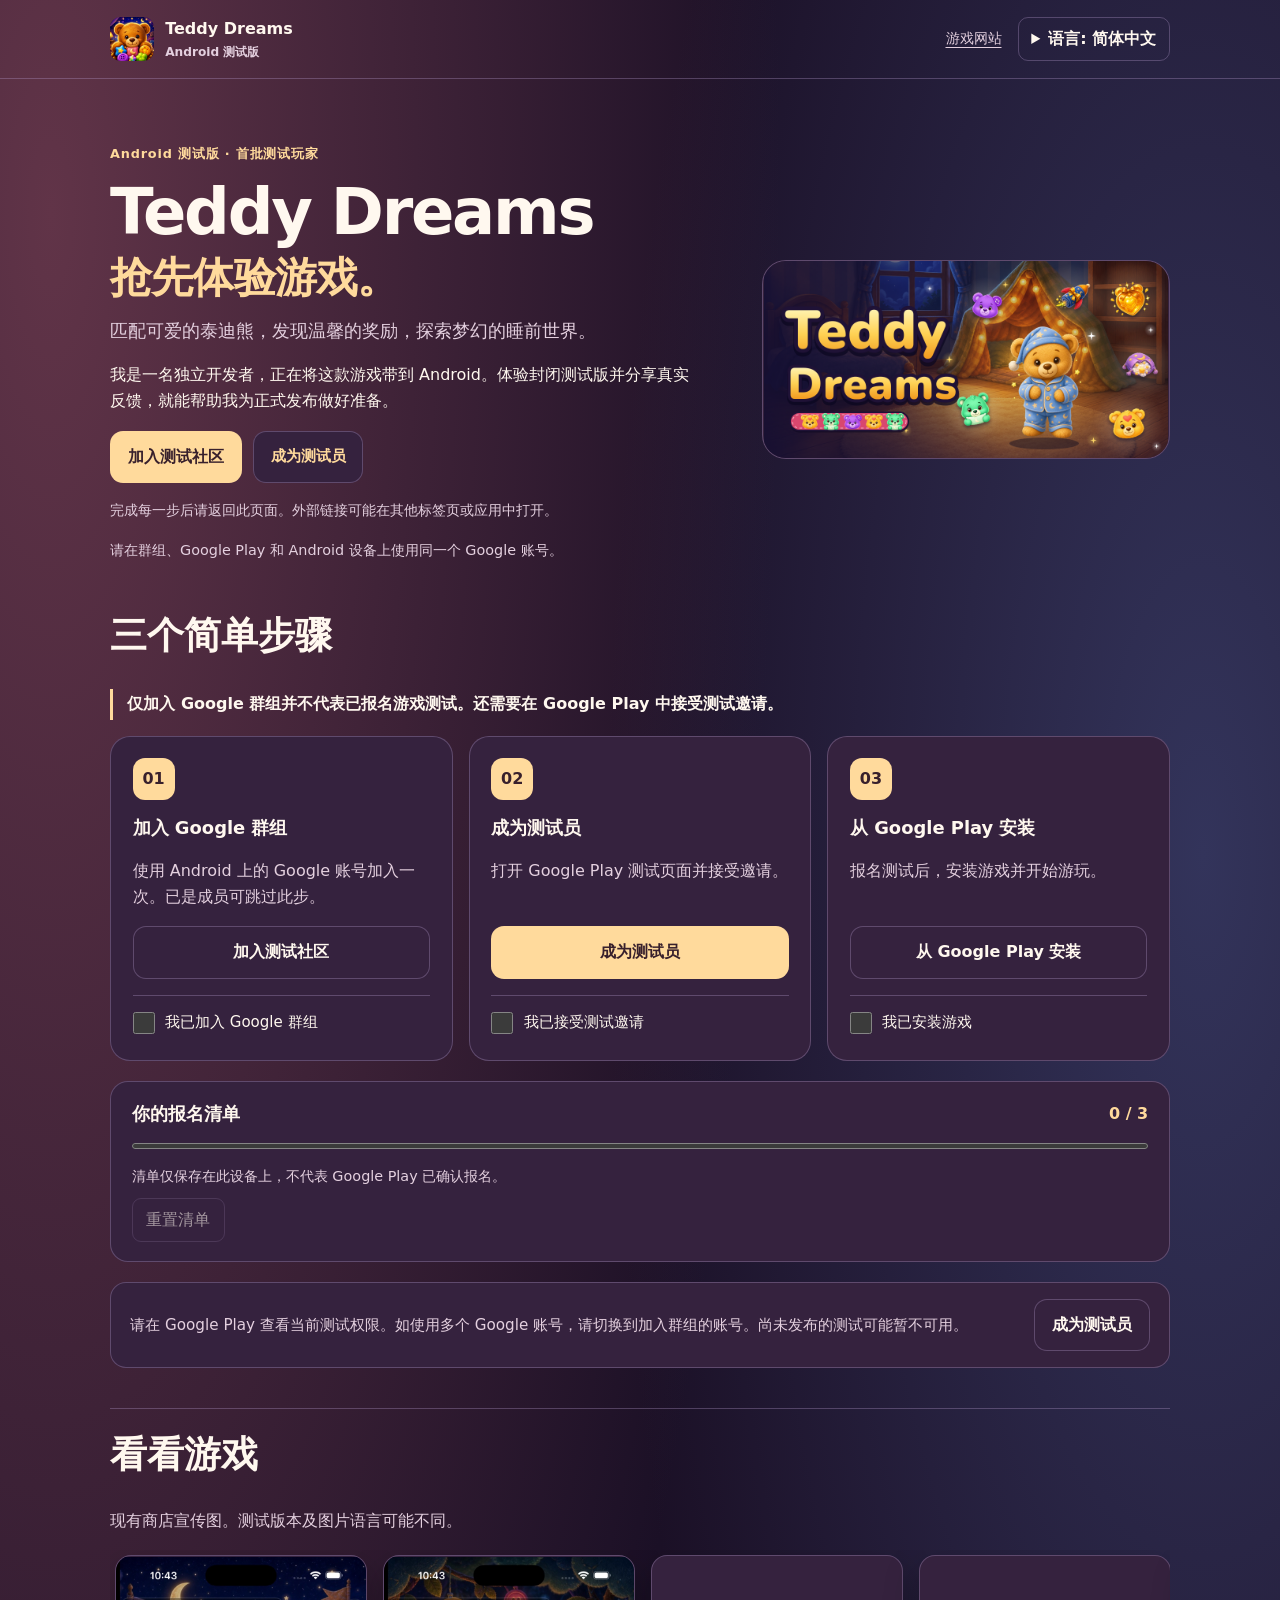
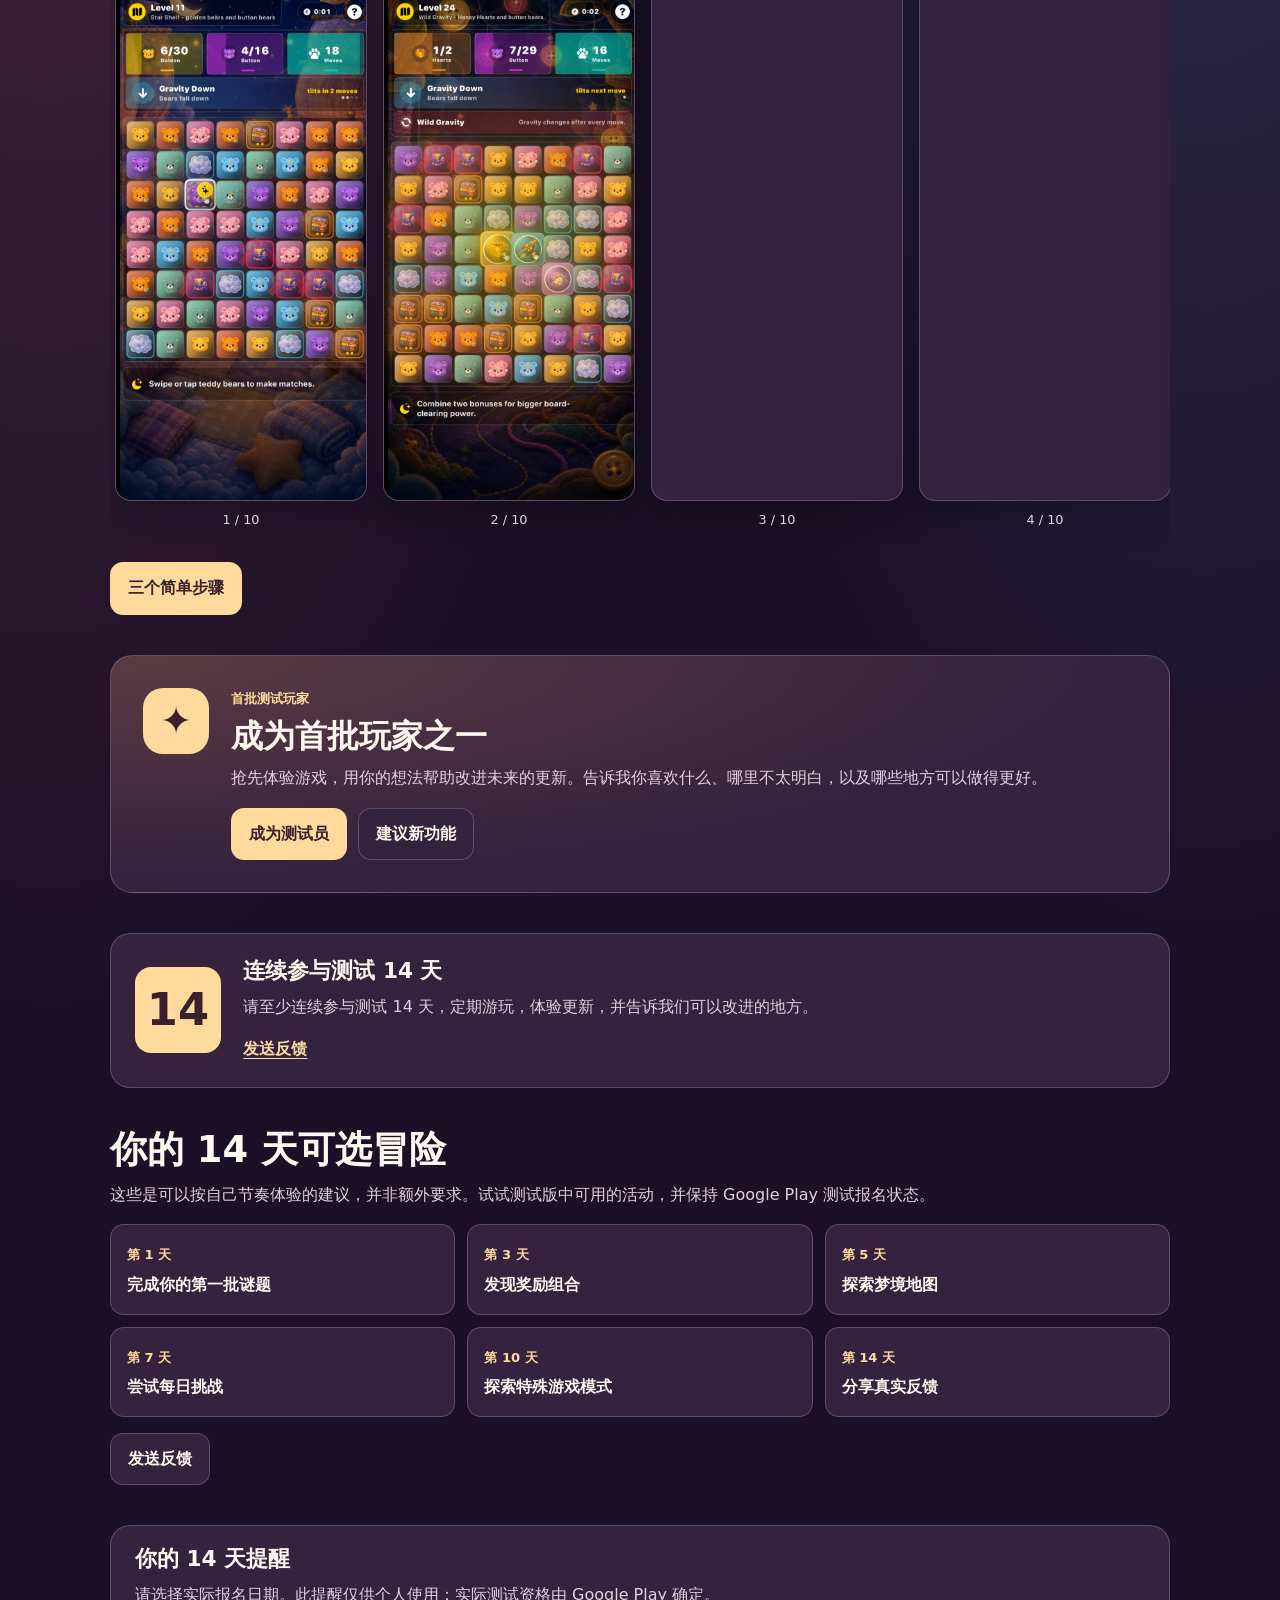
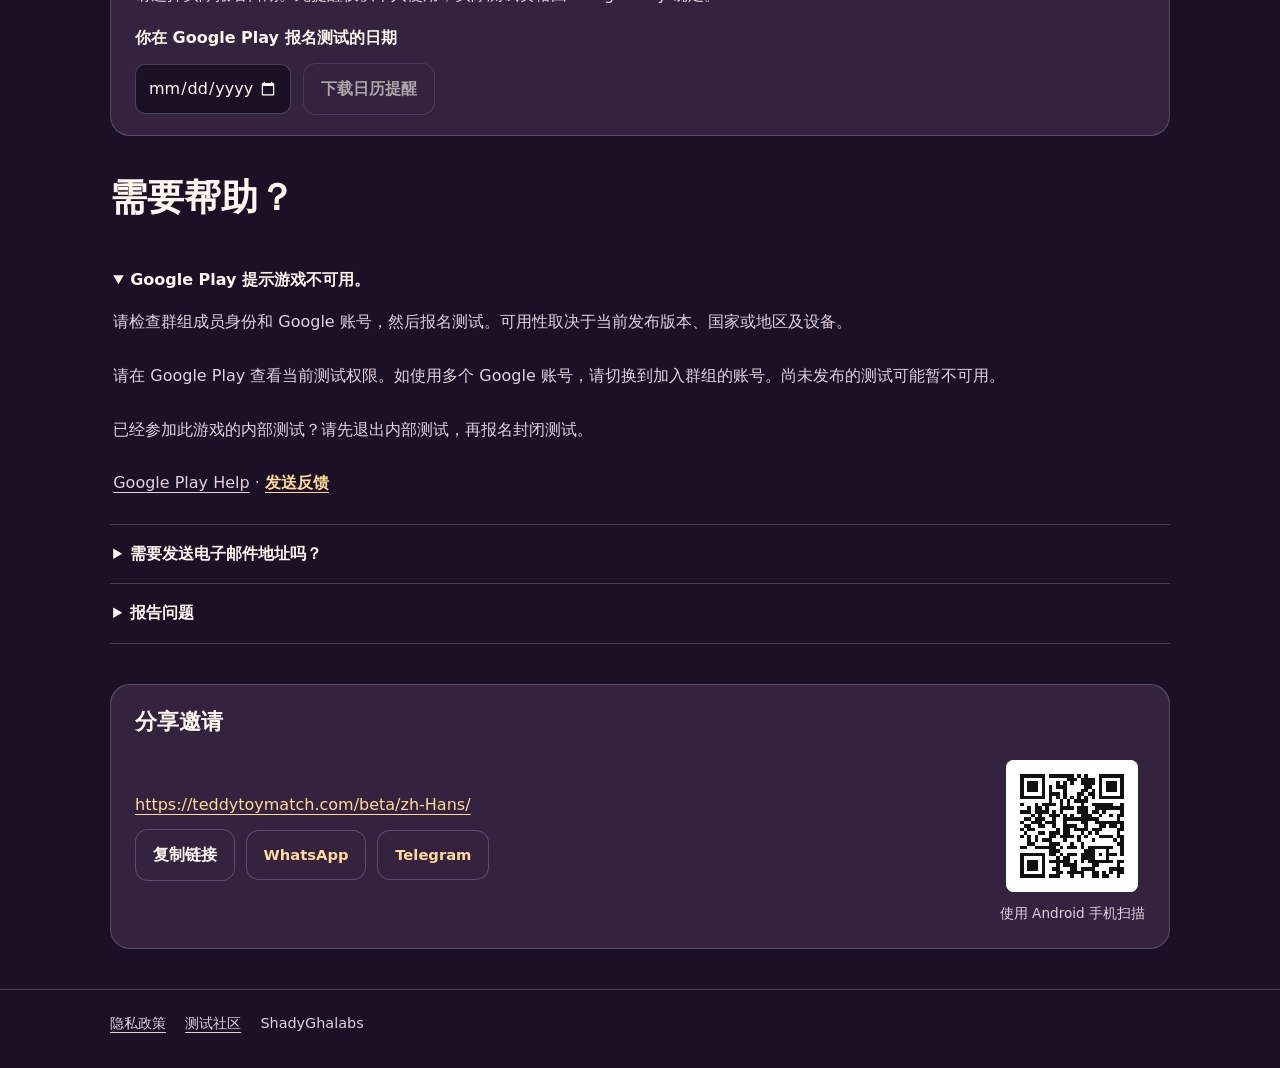
<file: beta/zh-Hans/index.html>
<!doctype html>
<html lang="zh-Hans" dir="ltr" data-auto-locale="false">
<head>
<meta charset="utf-8"><meta name="viewport" content="width=device-width, initial-scale=1">
<meta name="theme-color" content="#1b1026"><meta name="referrer" content="no-referrer">
<title>Teddy Dreams — Android 测试版</title><meta name="description" content="匹配可爱的泰迪熊，发现温馨的奖励，探索梦幻的睡前世界。"><link rel="canonical" href="https://teddytoymatch.com/beta/zh-Hans/">
<link rel="alternate" hreflang="en" href="https://teddytoymatch.com/beta/en/">
<link rel="alternate" hreflang="ar" href="https://teddytoymatch.com/beta/ar/">
<link rel="alternate" hreflang="de" href="https://teddytoymatch.com/beta/de/">
<link rel="alternate" hreflang="es" href="https://teddytoymatch.com/beta/es/">
<link rel="alternate" hreflang="fr" href="https://teddytoymatch.com/beta/fr/">
<link rel="alternate" hreflang="ja" href="https://teddytoymatch.com/beta/ja/">
<link rel="alternate" hreflang="pt-BR" href="https://teddytoymatch.com/beta/pt-BR/">
<link rel="alternate" hreflang="zh-Hans" href="https://teddytoymatch.com/beta/zh-Hans/">
<link rel="alternate" hreflang="x-default" href="https://teddytoymatch.com/beta/">
<meta property="og:type" content="website"><meta property="og:title" content="Teddy Dreams — Android 测试版"><meta property="og:description" content="匹配可爱的泰迪熊，发现温馨的奖励，探索梦幻的睡前世界。"><meta property="og:url" content="https://teddytoymatch.com/beta/zh-Hans/"><meta property="og:image" content="https://teddytoymatch.com/beta/store/feature.png"><meta property="og:image:width" content="1024"><meta property="og:image:height" content="500"><meta name="twitter:card" content="summary_large_image">
<link rel="icon" href="/assets/game/app-icon.png"><link rel="stylesheet" href="/beta/beta.css"><link rel="stylesheet" href="/beta/funnel.css"><link rel="stylesheet" href="/beta/community.css"><script src="/beta/locale.js" defer></script><script src="/beta/funnel.js" defer></script>
</head>
<body class="teddy" data-beta-app="com.tendonlife.teddybear">
<a class="skip" href="#main-content">跳转到正文</a>
<header><div class="shell header"><a class="brand" href="/"><img src="/assets/game/app-icon.png" alt="" width="44" height="44"><span>Teddy Dreams<small>Android 测试版</small></span></a><div class="head-actions"><a href="/">游戏网站</a><details class="language"><summary>语言: 简体中文</summary><ul><li><a data-locale hreflang="en" lang="en" href="/beta/en/">English</a></li><li><a data-locale hreflang="ar" lang="ar" href="/beta/ar/">العربية</a></li><li><a data-locale hreflang="de" lang="de" href="/beta/de/">Deutsch</a></li><li><a data-locale hreflang="es" lang="es" href="/beta/es/">Español</a></li><li><a data-locale hreflang="fr" lang="fr" href="/beta/fr/">Français</a></li><li><a data-locale hreflang="ja" lang="ja" href="/beta/ja/">日本語</a></li><li><a data-locale hreflang="pt-BR" lang="pt-BR" href="/beta/pt-BR/">Português (Brasil)</a></li><li><a data-locale hreflang="zh-Hans" lang="zh-Hans" href="/beta/zh-Hans/" aria-current="page">简体中文</a></li></ul></details></div></div></header>
<main class="shell" id="main-content">
<section class="hero funnel-hero" aria-labelledby="hero-title"><div><p class="eyebrow">Android 测试版 · 首批测试玩家</p><h1 id="hero-title">Teddy Dreams<span>抢先体验游戏。</span></h1><p class="lead">匹配可爱的泰迪熊，发现温馨的奖励，探索梦幻的睡前世界。</p><p class="developer-invite">我是一名独立开发者，正在将这款游戏带到 Android。体验封闭测试版并分享真实反馈，就能帮助我为正式发布做好准备。</p><div class="hero-actions"><a class="action primary" href="https://groups.google.com/g/alpha-android-testers" target="_blank" rel="noopener noreferrer" data-next-action>加入测试社区</a><a class="action member" href="https://play.google.com/apps/testing/com.tendonlife.teddybear" target="_blank" rel="noopener noreferrer">成为测试员</a></div><p class="note" id="return-note">完成每一步后请返回此页面。外部链接可能在其他标签页或应用中打开。</p><p class="note">请在群组、Google Play 和 Android 设备上使用同一个 Google 账号。</p></div><div class="art hero-graphic"><img src="/beta/store/feature.png" alt="" width="1024" height="500" fetchpriority="high"></div></section>
<section id="enroll" class="enroll" aria-labelledby="steps-title"><h2 id="steps-title">三个简单步骤</h2><p class="enroll-clarity">仅加入 Google 群组并不代表已报名游戏测试。还需要在 Google Play 中接受测试邀请。</p><ol class="steps" aria-describedby="return-note"><li id="step-group"><span class="number" aria-hidden="true">01</span><h3>加入 Google 群组</h3><p>使用 Android 上的 Google 账号加入一次。已是成员可跳过此步。</p><a class="action " href="https://groups.google.com/g/alpha-android-testers" target="_blank" rel="noopener noreferrer" data-next-target="group">加入测试社区</a><label class="check-step" hidden><input type="checkbox" data-step="group"><span>我已加入 Google 群组</span></label></li><li id="step-test"><span class="number" aria-hidden="true">02</span><h3>成为测试员</h3><p>打开 Google Play 测试页面并接受邀请。</p><a class="action primary" href="https://play.google.com/apps/testing/com.tendonlife.teddybear" target="_blank" rel="noopener noreferrer" data-next-target="test">成为测试员</a><label class="check-step" hidden><input type="checkbox" data-step="test"><span>我已接受测试邀请</span></label></li><li id="step-install"><span class="number" aria-hidden="true">03</span><h3>从 Google Play 安装</h3><p>报名测试后，安装游戏并开始游玩。</p><a class="action " href="https://play.google.com/store/apps/details?id=com.tendonlife.teddybear" target="_blank" rel="noopener noreferrer" data-next-target="install">从 Google Play 安装</a><label class="check-step" hidden><input type="checkbox" data-step="install"><span>我已安装游戏</span></label></li></ol><div class="check-panel" data-checklist hidden><div class="check-head"><h3 id="check-title">你的报名清单</h3><span data-count role="status" aria-live="polite" dir="ltr">0 / 3</span></div><progress data-progress value="0" max="3" aria-labelledby="check-title"></progress><p>清单仅保存在此设备上，不代表 Google Play 已确认报名。</p><button class="reset" data-reset type="button">重置清单</button></div><div class="access-note"><p>请在 Google Play 查看当前测试权限。如使用多个 Google 账号，请切换到加入群组的账号。尚未发布的测试可能暂不可用。</p><a class="action" href="https://play.google.com/apps/testing/com.tendonlife.teddybear" target="_blank" rel="noopener noreferrer">成为测试员</a></div></section>
<section class="previews" aria-labelledby="preview-title"><h2 id="preview-title">看看游戏</h2><p>现有商店宣传图。测试版本及图片语言可能不同。</p><div class="store-gallery" role="region" aria-labelledby="preview-title" tabindex="0"><figure class="store-shot"><a href="/assets/screenshots/app-store-web/01-gameplay.jpg" target="_blank" rel="noopener noreferrer"><img src="/assets/screenshots/app-store-web/01-gameplay.jpg" alt="Teddy match-three gameplay from the existing store artwork" lang="en" loading="lazy" decoding="async" width="360" height="780"></a><figcaption dir="ltr">1 / 10</figcaption></figure><figure class="store-shot"><a href="/assets/screenshots/app-store-web/02-bonus-combos.jpg" target="_blank" rel="noopener noreferrer"><img src="/assets/screenshots/app-store-web/02-bonus-combos.jpg" alt="Teddy bonus combos from the existing store artwork" lang="en" loading="lazy" decoding="async" width="360" height="780"></a><figcaption dir="ltr">2 / 10</figcaption></figure><figure class="store-shot"><a href="/assets/screenshots/app-store-web/03-gravity-obstacles.jpg" target="_blank" rel="noopener noreferrer"><img src="/assets/screenshots/app-store-web/03-gravity-obstacles.jpg" alt="Teddy Dreams Gravity and obstacles screenshot from the existing store artwork" lang="en" loading="lazy" decoding="async" width="360" height="780"></a><figcaption dir="ltr">3 / 10</figcaption></figure><figure class="store-shot"><a href="/assets/screenshots/app-store-web/04-dream-map.jpg" target="_blank" rel="noopener noreferrer"><img src="/assets/screenshots/app-store-web/04-dream-map.jpg" alt="Teddy dream map from the existing store artwork" lang="en" loading="lazy" decoding="async" width="360" height="780"></a><figcaption dir="ltr">4 / 10</figcaption></figure><figure class="store-shot"><a href="/assets/screenshots/app-store-web/05-teddy-styles.jpg" target="_blank" rel="noopener noreferrer"><img src="/assets/screenshots/app-store-web/05-teddy-styles.jpg" alt="Teddy Dreams Teddy styles screenshot from the existing store artwork" lang="en" loading="lazy" decoding="async" width="360" height="780"></a><figcaption dir="ltr">5 / 10</figcaption></figure><figure class="store-shot"><a href="/assets/screenshots/app-store-web/06-daily-challenge.jpg" target="_blank" rel="noopener noreferrer"><img src="/assets/screenshots/app-store-web/06-daily-challenge.jpg" alt="Teddy Dreams Daily challenge screenshot from the existing store artwork" lang="en" loading="lazy" decoding="async" width="360" height="780"></a><figcaption dir="ltr">6 / 10</figcaption></figure><figure class="store-shot"><a href="/assets/screenshots/app-store-web/07-level-complete.jpg" target="_blank" rel="noopener noreferrer"><img src="/assets/screenshots/app-store-web/07-level-complete.jpg" alt="Teddy Dreams Level completion screenshot from the existing store artwork" lang="en" loading="lazy" decoding="async" width="360" height="780"></a><figcaption dir="ltr">7 / 10</figcaption></figure><figure class="store-shot"><a href="/assets/screenshots/app-store-web/08-obstacles.jpg" target="_blank" rel="noopener noreferrer"><img src="/assets/screenshots/app-store-web/08-obstacles.jpg" alt="Teddy Dreams Obstacles screenshot from the existing store artwork" lang="en" loading="lazy" decoding="async" width="360" height="780"></a><figcaption dir="ltr">8 / 10</figcaption></figure><figure class="store-shot"><a href="/assets/screenshots/app-store-web/09-timer-streaks.jpg" target="_blank" rel="noopener noreferrer"><img src="/assets/screenshots/app-store-web/09-timer-streaks.jpg" alt="Teddy Dreams Timer and streaks screenshot from the existing store artwork" lang="en" loading="lazy" decoding="async" width="360" height="780"></a><figcaption dir="ltr">9 / 10</figcaption></figure><figure class="store-shot"><a href="/assets/screenshots/app-store-web/10-special-modes.jpg" target="_blank" rel="noopener noreferrer"><img src="/assets/screenshots/app-store-web/10-special-modes.jpg" alt="Teddy Dreams Special modes screenshot from the existing store artwork" lang="en" loading="lazy" decoding="async" width="360" height="780"></a><figcaption dir="ltr">10 / 10</figcaption></figure></div><a class="action primary" href="#enroll">三个简单步骤</a></section>
<section class="founding-community" aria-labelledby="founding-title"><div class="founding-emblem" aria-hidden="true">✦</div><div><p class="community-kicker">首批测试玩家</p><h2 id="founding-title">成为首批玩家之一</h2><p>抢先体验游戏，用你的想法帮助改进未来的更新。告诉我你喜欢什么、哪里不太明白，以及哪些地方可以做得更好。</p><div class="community-actions"><a class="action primary" href="#enroll">成为测试员</a><a class="action" href="mailto:Feedback@teddytoymatch.com?subject=Teddy%20Dreams%20%E2%80%94%20%E5%BB%BA%E8%AE%AE%E6%96%B0%E5%8A%9F%E8%83%BD">建议新功能</a></div></div></section>
<section class="commit" aria-labelledby="commit-title"><span class="calendar" aria-hidden="true">14</span><div><h2 id="commit-title">连续参与测试 14 天</h2><p>请至少连续参与测试 14 天，定期游玩，体验更新，并告诉我们可以改进的地方。</p><a class="feedback" href="mailto:Feedback@teddytoymatch.com?subject=Teddy%20Dreams%20%E2%80%94%20%E6%8A%A5%E5%91%8A%E9%97%AE%E9%A2%98&amp;body=%E8%AE%BE%E5%A4%87%E5%92%8C%20Android%20%E7%89%88%E6%9C%AC%EF%BC%9A%0A%E5%A4%8D%E7%8E%B0%E6%AD%A5%E9%AA%A4%EF%BC%9A%0A%E5%8F%91%E7%94%9F%E7%9A%84%E9%97%AE%E9%A2%98%EF%BC%9A%0A%E9%A2%84%E6%9C%9F%E7%BB%93%E6%9E%9C%EF%BC%9A%0A%E5%85%B6%E4%BB%96%E5%8F%8D%E9%A6%88%EF%BC%9A%0A" data-feedback-link>发送反馈</a></div></section>
<section class="tester-adventure" aria-labelledby="adventure-title"><h2 id="adventure-title">你的 14 天可选冒险</h2><p>这些是可以按自己节奏体验的建议，并非额外要求。试试测试版中可用的活动，并保持 Google Play 测试报名状态。</p><ol class="adventure-grid"><li data-activity-day="1"><span>第 1 天</span><p>完成你的第一批谜题</p></li><li data-activity-day="3"><span>第 3 天</span><p>发现奖励组合</p></li><li data-activity-day="5"><span>第 5 天</span><p>探索梦境地图</p></li><li data-activity-day="7"><span>第 7 天</span><p>尝试每日挑战</p></li><li data-activity-day="10"><span>第 10 天</span><p>探索特殊游戏模式</p></li><li data-activity-day="14"><span>第 14 天</span><p>分享真实反馈</p></li></ol><a class="action" href="mailto:Feedback@teddytoymatch.com?subject=Teddy%20Dreams%20%E2%80%94%20%E6%8A%A5%E5%91%8A%E9%97%AE%E9%A2%98&amp;body=%E8%AE%BE%E5%A4%87%E5%92%8C%20Android%20%E7%89%88%E6%9C%AC%EF%BC%9A%0A%E5%A4%8D%E7%8E%B0%E6%AD%A5%E9%AA%A4%EF%BC%9A%0A%E5%8F%91%E7%94%9F%E7%9A%84%E9%97%AE%E9%A2%98%EF%BC%9A%0A%E9%A2%84%E6%9C%9F%E7%BB%93%E6%9E%9C%EF%BC%9A%0A%E5%85%B6%E4%BB%96%E5%8F%8D%E9%A6%88%EF%BC%9A%0A">发送反馈</a></section>
<section class="reminder" data-reminder hidden aria-labelledby="reminder-title"><h2 id="reminder-title">你的 14 天提醒</h2><p>请选择实际报名日期。此提醒仅供个人使用；实际测试资格由 Google Play 确定。</p><div class="reminder-controls"><label for="opt-in-date">你在 Google Play 报名测试的日期</label><input id="opt-in-date" type="date" data-opt-date><button class="action" type="button" data-reminder-download data-event-title="Teddy Dreams — 连续参与测试 14 天" data-event-note="请选择实际报名日期。此提醒仅供个人使用；实际测试资格由 Google Play 确定。" disabled>下载日历提醒</button></div></section>
<section class="faq" aria-labelledby="faq-title"><h2 id="faq-title">需要帮助？</h2><details open><summary>Google Play 提示游戏不可用。</summary><p>请检查群组成员身份和 Google 账号，然后报名测试。可用性取决于当前发布版本、国家或地区及设备。</p><p>请在 Google Play 查看当前测试权限。如使用多个 Google 账号，请切换到加入群组的账号。尚未发布的测试可能暂不可用。</p><p>已经参加此游戏的内部测试？请先退出内部测试，再报名封闭测试。</p><p><a href="https://support.google.com/googleplay/android-developer/answer/9845334" target="_blank" rel="noopener noreferrer">Google Play Help</a> · <a class="feedback" href="mailto:Feedback@teddytoymatch.com?subject=Teddy%20Dreams%20%E2%80%94%20%E6%8A%A5%E5%91%8A%E9%97%AE%E9%A2%98&amp;body=%E8%AE%BE%E5%A4%87%E5%92%8C%20Android%20%E7%89%88%E6%9C%AC%EF%BC%9A%0A%E5%A4%8D%E7%8E%B0%E6%AD%A5%E9%AA%A4%EF%BC%9A%0A%E5%8F%91%E7%94%9F%E7%9A%84%E9%97%AE%E9%A2%98%EF%BC%9A%0A%E9%A2%84%E6%9C%9F%E7%BB%93%E6%9E%9C%EF%BC%9A%0A%E5%85%B6%E4%BB%96%E5%8F%8D%E9%A6%88%EF%BC%9A%0A">发送反馈</a></p></details><details><summary>需要发送电子邮件地址吗？</summary><p>不需要。Google 群组和 Google Play 管理报名，本网站不收集电子邮件地址。</p></details><details><summary>报告问题</summary><p>请提供设备型号、Android 版本和问题描述。不要包含私人账号或付款信息。 <a class="feedback" href="mailto:Feedback@teddytoymatch.com?subject=Teddy%20Dreams%20%E2%80%94%20%E6%8A%A5%E5%91%8A%E9%97%AE%E9%A2%98&amp;body=%E8%AE%BE%E5%A4%87%E5%92%8C%20Android%20%E7%89%88%E6%9C%AC%EF%BC%9A%0A%E5%A4%8D%E7%8E%B0%E6%AD%A5%E9%AA%A4%EF%BC%9A%0A%E5%8F%91%E7%94%9F%E7%9A%84%E9%97%AE%E9%A2%98%EF%BC%9A%0A%E9%A2%84%E6%9C%9F%E7%BB%93%E6%9E%9C%EF%BC%9A%0A%E5%85%B6%E4%BB%96%E5%8F%8D%E9%A6%88%EF%BC%9A%0A">发送反馈</a></p></details></section>
<section class="share" aria-labelledby="share-title"><h2 id="share-title">分享邀请</h2><div class="share-actions"><a data-share href="https://teddytoymatch.com/beta/zh-Hans/" dir="ltr">https://teddytoymatch.com/beta/zh-Hans/</a><button class="action" type="button" data-copy data-copied="链接已复制！" data-failure="请手动复制显示的链接。" hidden>复制链接</button><button class="action primary" type="button" data-native-share hidden>分享邀请</button><a class="action share-service" href="https://wa.me/?text=https%3A%2F%2Fteddytoymatch.com%2Fbeta%2Fzh-Hans%2F" target="_blank" rel="noopener noreferrer" aria-label="分享邀请 · WhatsApp">WhatsApp</a><a class="action share-service" href="https://t.me/share/url?url=https%3A%2F%2Fteddytoymatch.com%2Fbeta%2Fzh-Hans%2F" target="_blank" rel="noopener noreferrer" aria-label="分享邀请 · Telegram">Telegram</a><span data-status class="copy-status" role="status" aria-live="polite"></span></div><figure class="invite-qr"><img src="/beta/invite-qr.svg" width="132" height="132" alt="" loading="lazy"><figcaption>使用 Android 手机扫描</figcaption></figure></section>
</main><footer><div class="shell footer"><a href="/privacy.html">隐私政策</a><a href="https://groups.google.com/g/alpha-android-testers" target="_blank" rel="noopener noreferrer">测试社区</a><span>ShadyGhalabs</span></div></footer>
</body></html>
</file>
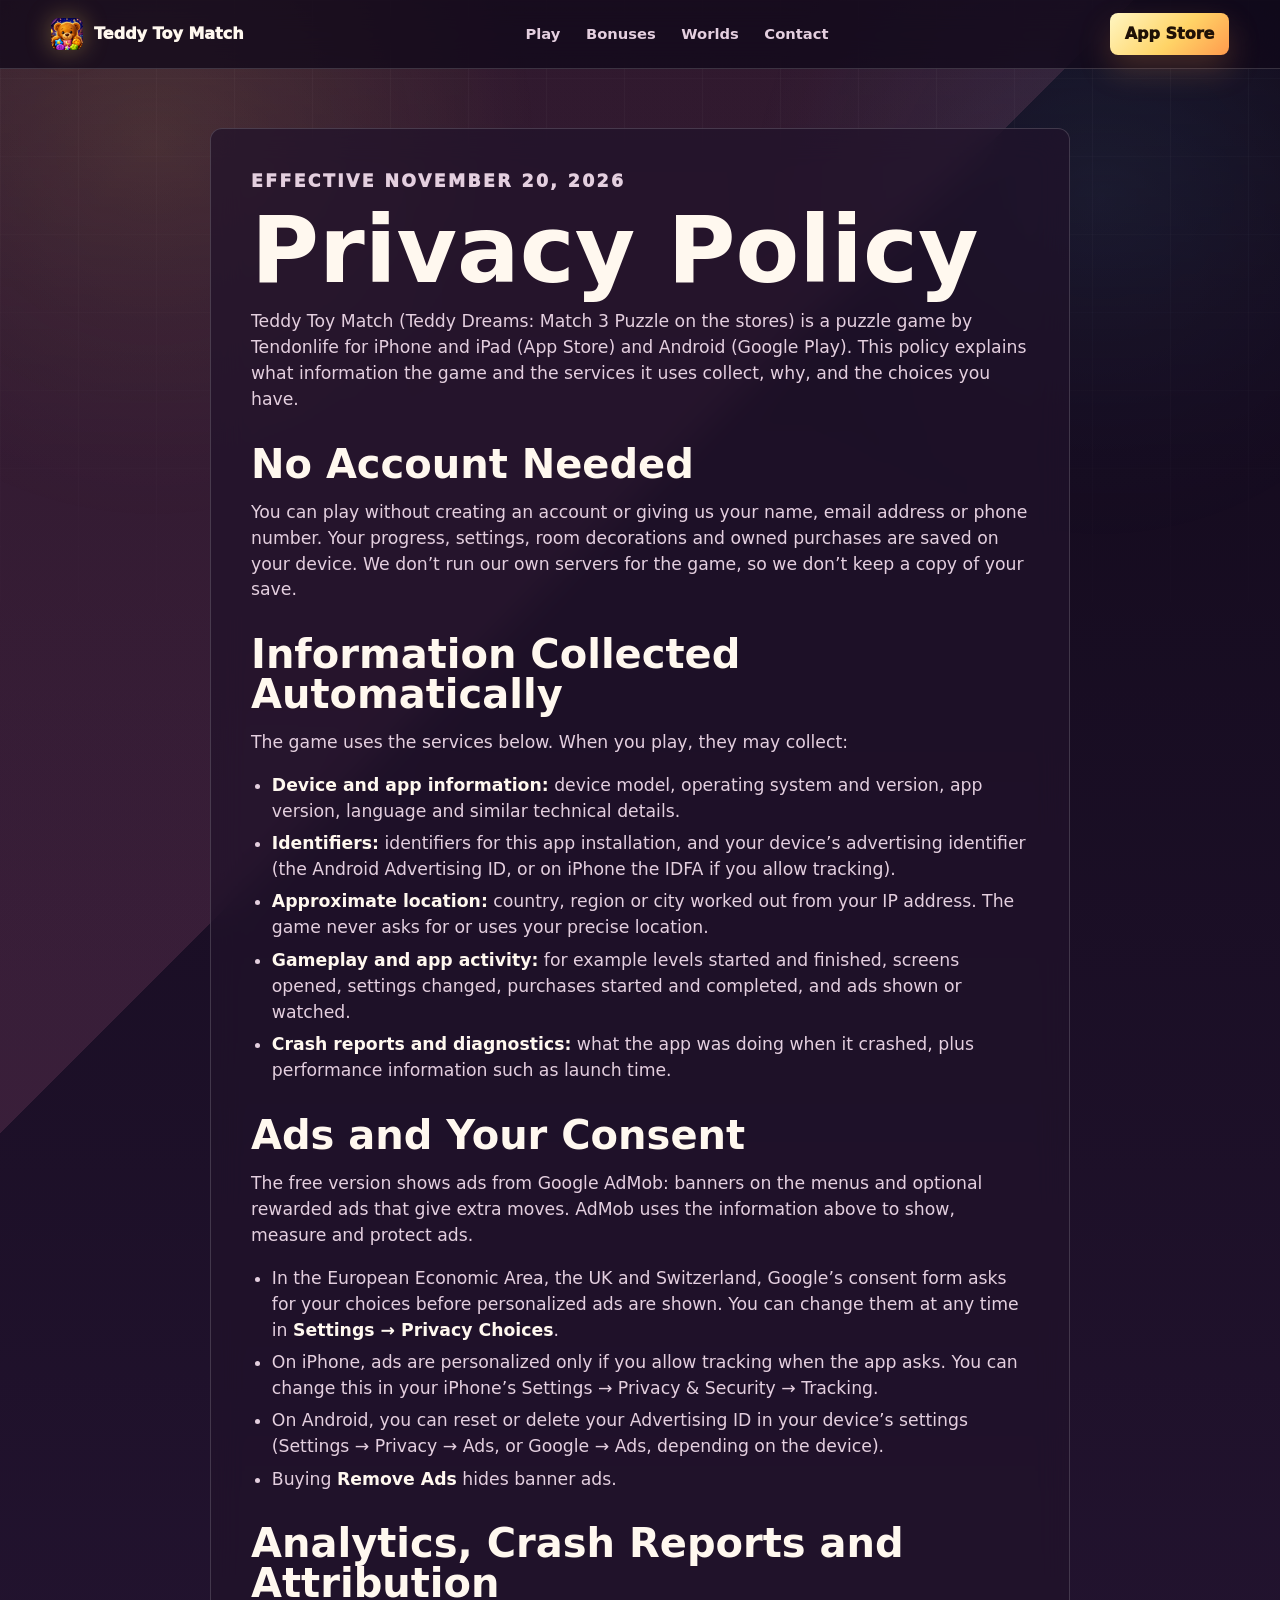
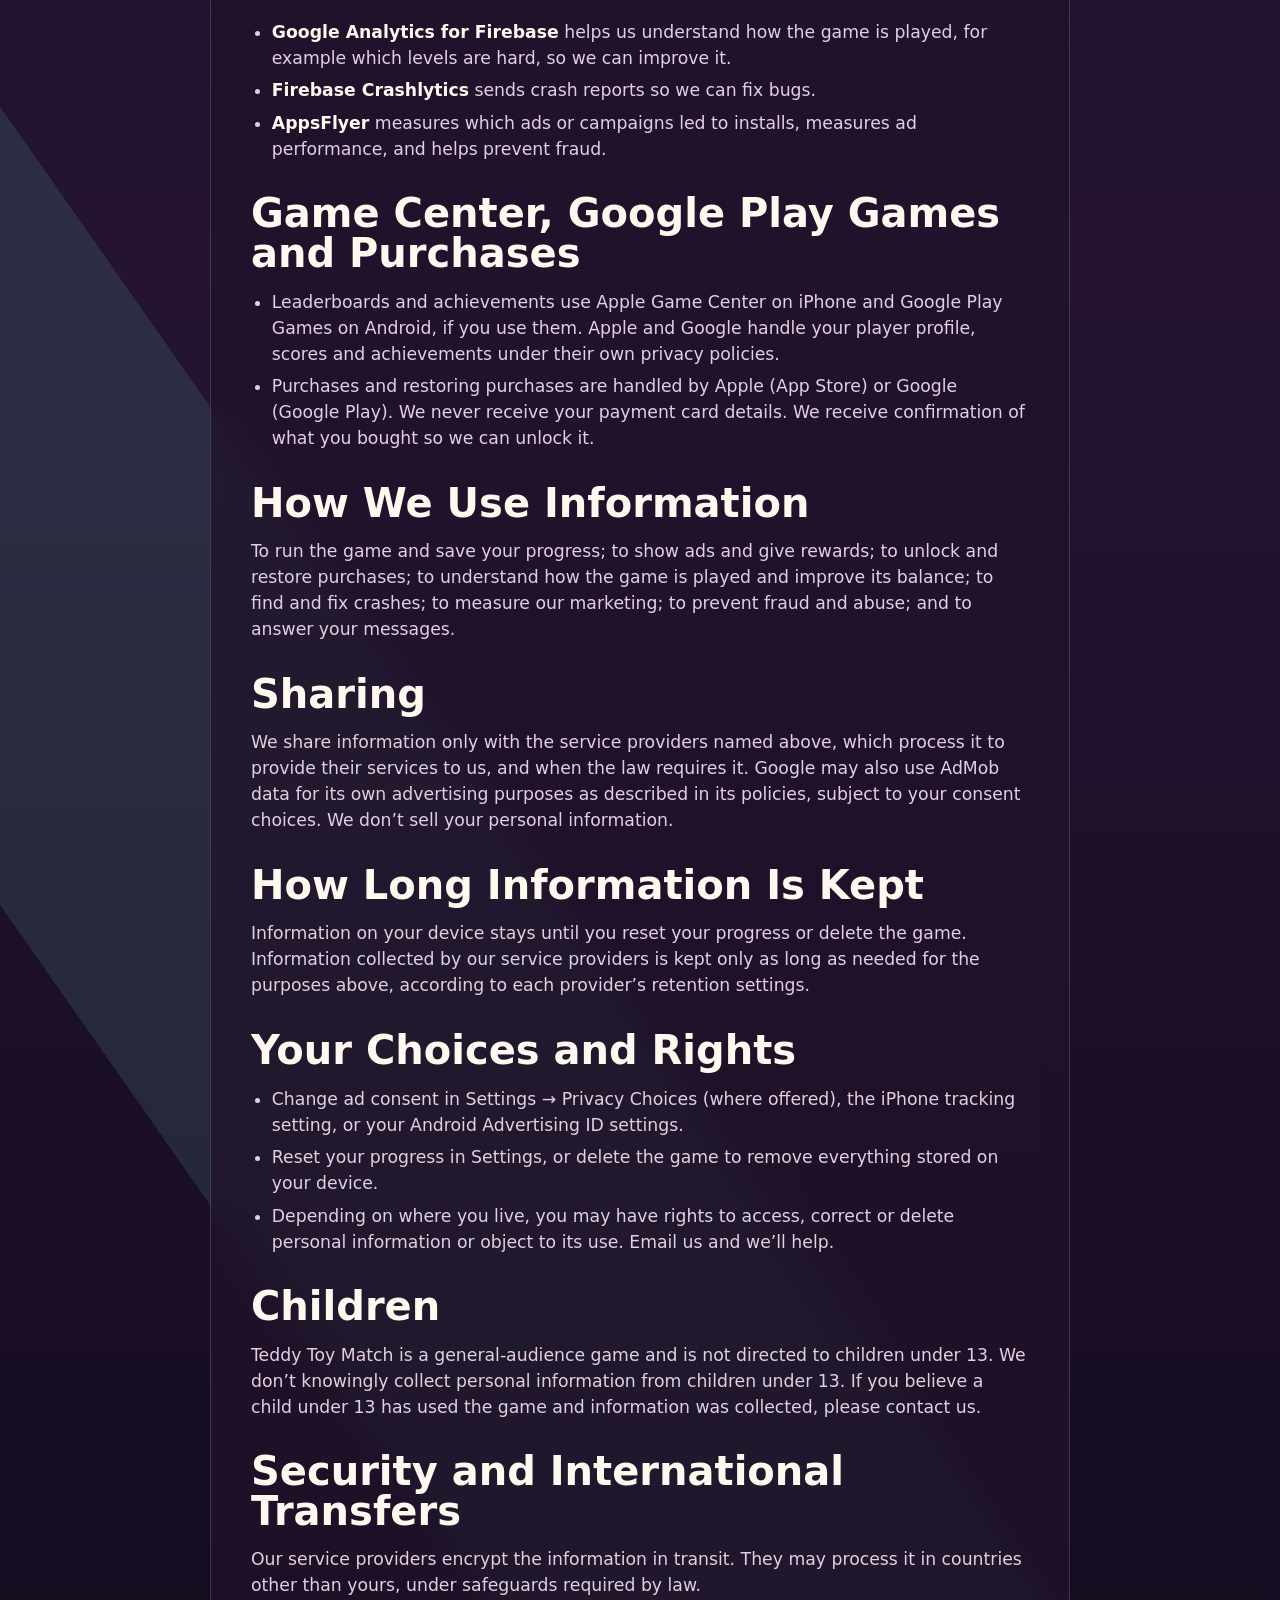
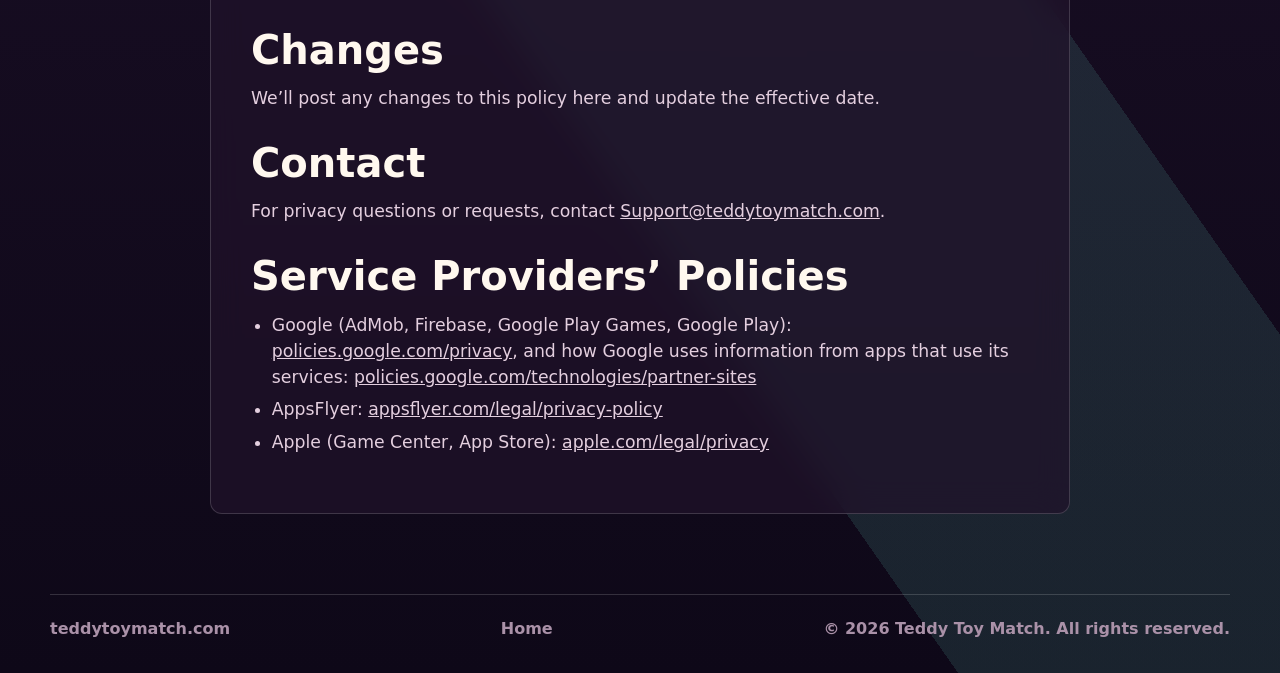
<file: privacy.html>
<!doctype html>
<html lang="en">
  <head>
    <meta charset="utf-8">
    <meta name="viewport" content="width=device-width, initial-scale=1">
    <title>Privacy Policy - Teddy Toy Match</title>
    <meta name="description" content="Teddy Toy Match privacy policy for iPhone, iPad and Android.">
    <meta name="theme-color" content="#170d23">
    <link rel="icon" href="assets/favicon.svg" type="image/svg+xml">
    <link rel="stylesheet" href="styles.css">
  </head>
  <body>
    <header class="site-header" aria-label="Primary">
      <a class="brand" href="index.html" aria-label="Teddy Toy Match home">
        <img src="assets/game/app-icon.png" alt="" aria-hidden="true">
        <span>Teddy Toy Match</span>
      </a>
      <nav>
        <a href="index.html#play">Play</a>
        <a href="index.html#bonuses">Bonuses</a>
        <a href="index.html#worlds">Worlds</a>
        <a href="index.html#contact">Contact</a>
      </nav>
      <a class="nav-store" href="https://apps.apple.com/us/app/teddy-toy-match/id6774041961">App Store</a>
    </header>

    <main>
      <section class="legal-page">
        <p class="eyebrow">Effective November 20, 2026</p>
        <h1>Privacy Policy</h1>
        <p>Teddy Toy Match (Teddy Dreams: Match 3 Puzzle on the stores) is a puzzle game by Tendonlife for iPhone and iPad (App Store) and Android (Google Play). This policy explains what information the game and the services it uses collect, why, and the choices you have.</p>

        <h2>No Account Needed</h2>
        <p>You can play without creating an account or giving us your name, email address or phone number. Your progress, settings, room decorations and owned purchases are saved on your device. We don’t run our own servers for the game, so we don’t keep a copy of your save.</p>

        <h2>Information Collected Automatically</h2>
        <p>The game uses the services below. When you play, they may collect:</p>
        <ul>
          <li><strong>Device and app information:</strong> device model, operating system and version, app version, language and similar technical details.</li>
          <li><strong>Identifiers:</strong> identifiers for this app installation, and your device’s advertising identifier (the Android Advertising ID, or on iPhone the IDFA if you allow tracking).</li>
          <li><strong>Approximate location:</strong> country, region or city worked out from your IP address. The game never asks for or uses your precise location.</li>
          <li><strong>Gameplay and app activity:</strong> for example levels started and finished, screens opened, settings changed, purchases started and completed, and ads shown or watched.</li>
          <li><strong>Crash reports and diagnostics:</strong> what the app was doing when it crashed, plus performance information such as launch time.</li>
        </ul>

        <h2>Ads and Your Consent</h2>
        <p>The free version shows ads from Google AdMob: banners on the menus and optional rewarded ads that give extra moves. AdMob uses the information above to show, measure and protect ads.</p>
        <ul>
          <li>In the European Economic Area, the UK and Switzerland, Google’s consent form asks for your choices before personalized ads are shown. You can change them at any time in <strong>Settings → Privacy Choices</strong>.</li>
          <li>On iPhone, ads are personalized only if you allow tracking when the app asks. You can change this in your iPhone’s Settings → Privacy &amp; Security → Tracking.</li>
          <li>On Android, you can reset or delete your Advertising ID in your device’s settings (Settings → Privacy → Ads, or Google → Ads, depending on the device).</li>
          <li>Buying <strong>Remove Ads</strong> hides banner ads.</li>
        </ul>

        <h2>Analytics, Crash Reports and Attribution</h2>
        <ul>
          <li><strong>Google Analytics for Firebase</strong> helps us understand how the game is played, for example which levels are hard, so we can improve it.</li>
          <li><strong>Firebase Crashlytics</strong> sends crash reports so we can fix bugs.</li>
          <li><strong>AppsFlyer</strong> measures which ads or campaigns led to installs, measures ad performance, and helps prevent fraud.</li>
        </ul>

        <h2>Game Center, Google Play Games and Purchases</h2>
        <ul>
          <li>Leaderboards and achievements use Apple Game Center on iPhone and Google Play Games on Android, if you use them. Apple and Google handle your player profile, scores and achievements under their own privacy policies.</li>
          <li>Purchases and restoring purchases are handled by Apple (App Store) or Google (Google Play). We never receive your payment card details. We receive confirmation of what you bought so we can unlock it.</li>
        </ul>

        <h2>How We Use Information</h2>
        <p>To run the game and save your progress; to show ads and give rewards; to unlock and restore purchases; to understand how the game is played and improve its balance; to find and fix crashes; to measure our marketing; to prevent fraud and abuse; and to answer your messages.</p>

        <h2>Sharing</h2>
        <p>We share information only with the service providers named above, which process it to provide their services to us, and when the law requires it. Google may also use AdMob data for its own advertising purposes as described in its policies, subject to your consent choices. We don’t sell your personal information.</p>

        <h2>How Long Information Is Kept</h2>
        <p>Information on your device stays until you reset your progress or delete the game. Information collected by our service providers is kept only as long as needed for the purposes above, according to each provider’s retention settings.</p>

        <h2>Your Choices and Rights</h2>
        <ul>
          <li>Change ad consent in Settings → Privacy Choices (where offered), the iPhone tracking setting, or your Android Advertising ID settings.</li>
          <li>Reset your progress in Settings, or delete the game to remove everything stored on your device.</li>
          <li>Depending on where you live, you may have rights to access, correct or delete personal information or object to its use. Email us and we’ll help.</li>
        </ul>

        <h2>Children</h2>
        <p>Teddy Toy Match is a general-audience game and is not directed to children under 13. We don’t knowingly collect personal information from children under 13. If you believe a child under 13 has used the game and information was collected, please contact us.</p>

        <h2>Security and International Transfers</h2>
        <p>Our service providers encrypt the information in transit. They may process it in countries other than yours, under safeguards required by law.</p>

        <h2>Changes</h2>
        <p>We’ll post any changes to this policy here and update the effective date.</p>

        <h2>Contact</h2>
        <p>For privacy questions or requests, contact <a href="mailto:Support@teddytoymatch.com">Support@teddytoymatch.com</a>.</p>

        <h2>Service Providers’ Policies</h2>
        <ul>
          <li>Google (AdMob, Firebase, Google Play Games, Google Play): <a href="https://policies.google.com/privacy">policies.google.com/privacy</a>, and how Google uses information from apps that use its services: <a href="https://policies.google.com/technologies/partner-sites">policies.google.com/technologies/partner-sites</a></li>
          <li>AppsFlyer: <a href="https://www.appsflyer.com/legal/privacy-policy/">appsflyer.com/legal/privacy-policy</a></li>
          <li>Apple (Game Center, App Store): <a href="https://www.apple.com/legal/privacy/">apple.com/legal/privacy</a></li>
        </ul>
      </section>
    </main>

    <footer>
      <span>teddytoymatch.com</span>
      <a href="index.html">Home</a>
      <span>© 2026 Teddy Toy Match. All rights reserved.</span>
    </footer>
  </body>
</html>
</file>
<file: styles.css>
:root {
  --bg: #11091a;
  --bg-2: #21112c;
  --ink: #fff8ef;
  --muted: #e4cfdf;
  --dim: #aa91a8;
  --line: rgba(255, 255, 255, 0.16);
  --glass: rgba(32, 18, 42, 0.72);
  --gold: #ffd467;
  --honey: #ff9b4d;
  --pink: #ff85b3;
  --blue: #72c7ff;
  --teal: #6ee6cb;
  --purple: #b88cff;
  --max: 1180px;
  color-scheme: dark;
}

* {
  box-sizing: border-box;
}

html {
  scroll-behavior: smooth;
}

body {
  margin: 0;
  min-width: 320px;
  color: var(--ink);
  background:
    linear-gradient(135deg, rgba(255, 132, 179, 0.13) 0 22%, transparent 22% 100%),
    linear-gradient(235deg, transparent 0 62%, rgba(110, 230, 203, 0.12) 62% 76%, transparent 76%),
    linear-gradient(180deg, #11091a 0%, #241431 48%, #0e0818 100%);
  font-family: ui-sans-serif, system-ui, -apple-system, BlinkMacSystemFont, "Segoe UI", sans-serif;
  line-height: 1.5;
}

body::before {
  content: "";
  position: fixed;
  inset: 0;
  z-index: -1;
  pointer-events: none;
  background:
    radial-gradient(circle at 12% 16%, rgba(255, 212, 103, 0.16), transparent 24rem),
    radial-gradient(circle at 86% 22%, rgba(114, 199, 255, 0.13), transparent 22rem),
    linear-gradient(90deg, rgba(255, 255, 255, 0.035) 1px, transparent 1px),
    linear-gradient(180deg, rgba(255, 255, 255, 0.025) 1px, transparent 1px);
  background-size: auto, auto, 78px 78px, 78px 78px;
  mask-image: linear-gradient(180deg, rgba(0, 0, 0, 0.9), transparent 82%);
}

img {
  display: block;
  max-width: 100%;
}

a {
  color: inherit;
}

.site-header {
  position: fixed;
  inset: 0 0 auto;
  z-index: 30;
  display: grid;
  grid-template-columns: auto 1fr auto;
  align-items: center;
  gap: 1rem;
  padding: 0.82rem clamp(1rem, 4vw, 3.5rem);
  background: rgba(17, 9, 26, 0.76);
  border-bottom: 1px solid var(--line);
  backdrop-filter: blur(18px);
}

.brand,
nav,
.hero-actions,
.store-button,
.button,
.final-actions {
  display: flex;
  align-items: center;
}

.brand {
  gap: 0.68rem;
  text-decoration: none;
  font-weight: 950;
}

.brand img {
  width: 2rem;
  height: 2rem;
  border-radius: 0.5rem;
  box-shadow: 0 0 24px rgba(255, 212, 103, 0.34);
}

nav {
  justify-content: center;
  gap: clamp(0.75rem, 2vw, 1.65rem);
  color: var(--muted);
  font-size: 0.92rem;
  font-weight: 820;
}

nav a,
.nav-store,
.button,
.store-button,
.contact-links a,
footer a {
  text-decoration: none;
}

nav a:hover,
footer a:hover {
  color: var(--gold);
}

.nav-store {
  min-height: 2.4rem;
  display: inline-flex;
  align-items: center;
  justify-content: center;
  padding: 0.55rem 0.9rem;
  color: #1f1106;
  background: linear-gradient(135deg, #fff6c2, var(--gold) 55%, var(--honey));
  border-radius: 0.5rem;
  font-weight: 950;
  box-shadow: 0 14px 32px rgba(255, 155, 77, 0.22);
}

.hero {
  position: relative;
  min-height: 100svh;
  display: grid;
  grid-template-columns: minmax(23rem, 1.04fr) minmax(0, 0.96fr);
  align-items: center;
  gap: clamp(2rem, 6vw, 5.2rem);
  max-width: 1380px;
  margin-inline: auto;
  padding: 7.2rem clamp(1rem, 4vw, 3.5rem) 4rem;
  overflow: hidden;
}

.hero::after {
  content: "";
  position: absolute;
  left: clamp(1rem, 4vw, 3.5rem);
  right: clamp(1rem, 4vw, 3.5rem);
  bottom: 2rem;
  height: 1px;
  background: linear-gradient(90deg, transparent, rgba(255, 212, 103, 0.5), rgba(110, 230, 203, 0.3), transparent);
}

.hero-media {
  position: relative;
  min-height: 40rem;
  display: grid;
  place-items: center;
}

.hero-art {
  width: min(78%, 520px);
  aspect-ratio: 1;
  object-fit: cover;
  border-radius: 1.6rem;
  border: 1px solid rgba(255, 255, 255, 0.2);
  box-shadow: 0 36px 95px rgba(0, 0, 0, 0.34);
  opacity: 0.32;
  transform: translate(-12%, 3%) rotate(-4deg);
}

.phone-showcase {
  position: absolute;
  z-index: 4;
  width: min(52vw, 20rem);
  min-width: 15rem;
  padding: 0.65rem;
  background: linear-gradient(180deg, rgba(255, 255, 255, 0.16), rgba(255, 255, 255, 0.05));
  border: 1px solid rgba(255, 255, 255, 0.22);
  border-radius: 2.2rem;
  box-shadow:
    0 36px 90px rgba(0, 0, 0, 0.45),
    0 0 60px rgba(255, 212, 103, 0.16);
}

.phone-showcase::before {
  content: "";
  position: absolute;
  top: 0.95rem;
  left: 50%;
  width: 5.4rem;
  height: 1.05rem;
  transform: translateX(-50%);
  border-radius: 99rem;
  background: #05030a;
  z-index: 2;
}

.phone-showcase img {
  width: 100%;
  aspect-ratio: 1290 / 2796;
  object-fit: cover;
  border-radius: 1.55rem;
  border: 1px solid rgba(255, 255, 255, 0.14);
}

.floating-tile {
  position: absolute;
  width: clamp(5.6rem, 10vw, 7.8rem);
  aspect-ratio: 1;
  display: grid;
  place-items: center;
  padding: 0.85rem;
  border-radius: 1.15rem;
  background: rgba(255, 255, 255, 0.13);
  border: 1px solid rgba(255, 255, 255, 0.24);
  backdrop-filter: blur(14px);
  box-shadow: 0 22px 58px rgba(0, 0, 0, 0.28);
}

.tile-one {
  z-index: 5;
  left: 0.2rem;
  bottom: 3rem;
}

.tile-two {
  z-index: 5;
  right: 0.4rem;
  top: 4.5rem;
}

.hero-copy {
  position: relative;
  z-index: 5;
  max-width: 38rem;
}

.eyebrow {
  margin: 0 0 0.85rem;
  color: var(--gold);
  font-size: 0.76rem;
  font-weight: 950;
  letter-spacing: 0.14em;
  text-transform: uppercase;
}

h1,
h2,
h3,
p {
  margin-top: 0;
}

h1 {
  margin-bottom: 1.05rem;
  font-size: clamp(4rem, 8.6vw, 7.4rem);
  line-height: 0.9;
  letter-spacing: 0;
}

h2 {
  margin-bottom: 1rem;
  font-size: clamp(2.25rem, 5.2vw, 4.6rem);
  line-height: 0.98;
  letter-spacing: 0;
}

h3 {
  margin-bottom: 0.45rem;
  font-size: 1.15rem;
}

.hero-lede,
.section-heading p,
.bonus-copy p,
.play-notes p,
.quick-signals p,
.bonus-card span {
  color: var(--muted);
  font-size: 1.12rem;
}

.hero-actions {
  flex-wrap: wrap;
  gap: 0.8rem;
  margin-top: 2rem;
}

.store-button {
  width: fit-content;
  min-height: 3.85rem;
  flex-direction: column;
  align-items: flex-start;
  justify-content: center;
  padding: 0.7rem 1.15rem;
  color: #1f1106;
  background: linear-gradient(135deg, #fff6c2 0%, var(--gold) 54%, var(--honey) 100%);
  border-radius: 0.65rem;
  font-weight: 950;
  box-shadow: 0 22px 55px rgba(255, 155, 77, 0.24);
}

.store-button span {
  font-size: 0.72rem;
  line-height: 1;
  text-transform: uppercase;
  letter-spacing: 0.1em;
}

.store-button strong {
  font-size: 1.35rem;
  line-height: 1.1;
}

.button {
  min-height: 3.85rem;
  justify-content: center;
  padding: 0.86rem 1.05rem;
  border-radius: 0.65rem;
  font-weight: 920;
}

.button.secondary {
  color: var(--ink);
  background: rgba(255, 255, 255, 0.08);
  border: 1px solid var(--line);
}

.quick-signals,
.section,
footer {
  width: min(var(--max), calc(100% - 2rem));
  margin-inline: auto;
}

.quick-signals {
  display: grid;
  grid-template-columns: repeat(3, 1fr);
  gap: 1rem;
  padding: 1rem 0 5rem;
}

.quick-signals div,
.play-notes article,
.bonus-card,
.legal-page {
  background: var(--glass);
  border: 1px solid var(--line);
  border-radius: 0.75rem;
  backdrop-filter: blur(16px);
}

.quick-signals div {
  padding: 1.15rem;
}

.quick-signals span {
  color: var(--gold);
  font-size: 0.78rem;
  font-weight: 950;
}

.quick-signals strong {
  display: block;
  margin: 0.35rem 0;
  font-size: 1.15rem;
}

.quick-signals p {
  margin-bottom: 0;
  font-size: 0.98rem;
}

.section {
  padding: 5rem 0;
}

.section-heading {
  max-width: 54rem;
  margin-bottom: 2rem;
}

.section-heading.compact {
  max-width: 42rem;
}

.play-layout,
.bonuses-section {
  display: grid;
  grid-template-columns: minmax(0, 1.12fr) minmax(20rem, 0.88fr);
  gap: 1.4rem;
  align-items: stretch;
}

.feature-shot,
.world-grid figure {
  margin: 0;
  overflow: hidden;
  border-radius: 1rem;
  border: 1px solid var(--line);
  box-shadow: 0 24px 70px rgba(0, 0, 0, 0.25);
}

.feature-shot img {
  width: 100%;
  height: 100%;
  min-height: 34rem;
  object-fit: cover;
}

.play-notes {
  display: grid;
  gap: 1rem;
}

.play-notes article {
  padding: 1.25rem;
}

.note-mark {
  display: block;
  width: 2.15rem;
  height: 0.38rem;
  margin-bottom: 1rem;
  border-radius: 99rem;
}

.note-mark.gold {
  background: var(--gold);
}

.note-mark.pink {
  background: var(--pink);
}

.note-mark.teal {
  background: var(--teal);
}

.bonuses-section {
  align-items: center;
}

.bonus-copy {
  max-width: 38rem;
}

.bonus-grid {
  display: grid;
  grid-template-columns: repeat(2, minmax(0, 1fr));
  gap: 1rem;
}

.bonus-card {
  min-height: 13rem;
  display: flex;
  flex-direction: column;
  justify-content: flex-end;
  padding: 1.2rem;
}

.bonus-card img {
  width: 5.4rem;
  margin-bottom: auto;
  filter: drop-shadow(0 12px 20px rgba(0, 0, 0, 0.25));
}

.bonus-card strong {
  font-size: 1.24rem;
}

.bonus-card.wide {
  grid-column: 1 / -1;
  min-height: 8.5rem;
  background:
    linear-gradient(135deg, rgba(255, 212, 103, 0.22), rgba(255, 132, 179, 0.16)),
    var(--glass);
}

.world-grid {
  display: grid;
  grid-template-columns: repeat(3, 1fr);
  gap: 1rem;
}

.screenshots-section {
  overflow: hidden;
}

.screenshot-rail {
  display: grid;
  grid-auto-flow: column;
  grid-auto-columns: minmax(15rem, 20rem);
  gap: 1rem;
  overflow-x: auto;
  overscroll-behavior-inline: contain;
  padding: 0.2rem 0 1.1rem;
  scroll-snap-type: x proximity;
}

.screenshot-rail figure {
  margin: 0;
  scroll-snap-align: start;
  border-radius: 1.4rem;
  background: rgba(255, 255, 255, 0.08);
  border: 1px solid var(--line);
  box-shadow: 0 24px 70px rgba(0, 0, 0, 0.28);
  overflow: hidden;
}

.screenshot-rail img {
  width: 100%;
  aspect-ratio: 1290 / 2796;
  object-fit: cover;
}

.screenshot-rail figcaption {
  padding: 0.8rem 1rem 1rem;
  color: var(--ink);
  font-weight: 950;
  background: rgba(15, 8, 24, 0.86);
}

.world-grid img {
  width: 100%;
  height: 26rem;
  object-fit: cover;
}

.world-grid figcaption {
  padding: 0.85rem 1rem;
  color: var(--ink);
  background: rgba(15, 8, 24, 0.84);
  font-weight: 900;
}

.final-cta {
  display: flex;
  align-items: center;
  justify-content: space-between;
  gap: 2rem;
  padding-bottom: 5.5rem;
}

.final-cta h2 {
  max-width: 44rem;
}

.final-actions {
  flex-direction: column;
  align-items: flex-start;
  gap: 1rem;
}

.contact-links {
  display: grid;
  gap: 0.35rem;
  color: var(--muted);
  font-weight: 780;
}

.legal-page {
  max-width: 860px;
  margin: 8rem auto 5rem;
  padding: clamp(1.2rem, 4vw, 2.5rem);
}

.legal-page h1 {
  font-size: clamp(3.2rem, 8vw, 5.8rem);
}

.legal-page h2 {
  margin-top: 2rem;
  font-size: clamp(1.7rem, 4vw, 2.5rem);
}

.legal-page p,
.legal-page ul {
  color: var(--muted);
  font-size: 1.08rem;
}

.legal-page ul {
  padding-left: 1.3rem;
}

.legal-page li {
  margin: 0.4rem 0;
}

.legal-page strong {
  color: var(--ink);
}

footer {
  display: flex;
  flex-wrap: wrap;
  justify-content: space-between;
  gap: 1rem;
  padding: 1.4rem 0 2rem;
  color: var(--dim);
  border-top: 1px solid var(--line);
  font-weight: 760;
}

@media (max-width: 900px) {
  .site-header {
    grid-template-columns: 1fr auto;
  }

  nav {
    display: none;
  }

  .hero,
  .play-layout,
  .bonuses-section,
  .world-grid,
  .quick-signals {
    grid-template-columns: 1fr;
  }

  .hero {
    min-height: auto;
    padding-top: 6.5rem;
  }

  .hero-media {
    order: 2;
    min-height: 36rem;
  }

  .feature-shot img,
  .world-grid img {
    min-height: 0;
    height: auto;
  }

  .final-cta {
    display: grid;
  }
}

@media (max-width: 560px) {
  .site-header {
    padding-inline: 0.85rem;
  }

  .brand span {
    display: none;
  }

  .nav-store {
    min-height: 2.2rem;
    padding-inline: 0.72rem;
  }

  h1 {
    font-size: clamp(3.5rem, 18vw, 4.7rem);
  }

  .bonus-grid {
    grid-template-columns: 1fr;
  }

  .bonus-card.wide {
    grid-column: auto;
  }

  .tile-one {
    left: 0.5rem;
    bottom: 1rem;
  }

  .tile-two {
    right: 0.5rem;
    top: 1rem;
  }

  .phone-showcase {
    width: min(78vw, 19rem);
  }
}
</file>
<file: beta/beta.css>
:root{color-scheme:dark;--bg:#100c1e;--panel:#201830;--muted:#d8cce9;--text:#f8f3ff;--accent:#e3c8ff;--line:#b59acb55;--accentText:#251638}
*{box-sizing:border-box}html{scroll-behavior:smooth}body{margin:0;font:16px/1.65 system-ui,-apple-system,BlinkMacSystemFont,"Segoe UI",sans-serif;color:var(--text);background:radial-gradient(ellipse at 0 0,#39205b,transparent 42%),radial-gradient(ellipse at 100% 16%,#183557,transparent 35%),var(--bg)}
body.teddy{--bg:#1b1026;--panel:#35223e;--muted:#e4d0df;--text:#fff8ef;--accent:#ffda9c;--accentText:#38202c;background:radial-gradient(ellipse at 4% 5%,#613448,transparent 42%),radial-gradient(ellipse at 94% 20%,#33345b,transparent 35%),var(--bg)}
a{color:inherit;text-underline-offset:4px}button{font:inherit}a:focus-visible,button:focus-visible,summary:focus-visible{outline:3px solid #ffd98c;outline-offset:4px}[hidden]{display:none!important}
.shell{width:min(1060px,calc(100% - 48px));margin-inline:auto}.skip{position:absolute;inset-block-start:-6rem;inset-inline-start:1rem;background:#fff;color:#181020;padding:1rem;z-index:20}.skip:focus{inset-block-start:1rem}
header{border-bottom:1px solid var(--line)}.header{display:flex;align-items:center;justify-content:space-between;gap:1rem;flex-wrap:wrap;padding-block:1rem}.brand{display:flex;align-items:center;gap:.7rem;text-decoration:none;font-weight:800}.brand img{border-radius:24%;width:44px;height:44px}.brand small{display:block;color:var(--muted);font-weight:600;font-size:.76rem}.head-actions{display:flex;align-items:center;gap:1rem;flex-wrap:wrap}.head-actions>a{font-size:.9rem;color:var(--muted)}
.language{position:relative}.language summary{cursor:pointer;border:1px solid var(--line);border-radius:10px;padding:.5rem .8rem;min-height:44px;font-weight:650}.language ul{position:absolute;inset-inline-end:0;z-index:10;list-style:none;margin:.5rem 0 0;padding:.55rem;min-width:210px;max-height:65vh;overflow:auto;background:#241b35;border:1px solid var(--line);border-radius:12px;box-shadow:0 12px 35px #0009}.language a{display:block;padding:.55rem .7rem;border-radius:6px;text-decoration:none}.language a[aria-current]{background:#594074;font-weight:800}
.hero{display:grid;grid-template-columns:minmax(0,1.2fr) minmax(0,.8fr);align-items:center;gap:clamp(1.4rem,5vw,4rem);padding:clamp(3rem,7vw,5.6rem) 0 2.7rem}.eyebrow{display:inline-block;color:var(--accent);font-size:.8rem;font-weight:800;letter-spacing:.065em;margin:0 0 .8rem}
h1,h2,h3,p{margin-top:0}h1{font-size:clamp(2.65rem,6vw,4.8rem);line-height:1.1;letter-spacing:-.035em;margin-bottom:1rem;overflow-wrap:anywhere}h1 span{display:block;color:var(--accent)}h2{font-size:clamp(1.5rem,3.6vw,2.3rem);line-height:1.2}h3{font-size:1.12rem;line-height:1.3}p{color:var(--muted);margin-bottom:1rem}.lead{font-size:1.12rem}.hero-actions{display:flex;gap:.7rem;align-items:center;flex-wrap:wrap}.action{display:inline-flex;align-items:center;justify-content:center;text-align:center;gap:.5rem;min-height:50px;padding:.75rem 1.05rem;border-radius:13px;text-decoration:none;font-weight:750;border:1px solid var(--line);cursor:pointer;background:var(--panel);color:var(--text)}.primary{background:var(--accent);color:var(--accentText);border-color:transparent}.action:hover{filter:brightness(1.12)}.note{font-size:.9rem;margin-top:1rem}.member{color:var(--accent);font-weight:650}
.art{position:relative;min-height:250px;aspect-ratio:1;display:grid;place-items:center;border:1px solid var(--line);border-radius:24px;background:radial-gradient(ellipse at center,#a35bd979,transparent 70%),linear-gradient(140deg,#362258,#182a4d);overflow:hidden}.art img{width:54%;height:auto;border-radius:24%;box-shadow:0 18px 50px #08031199}.art::after{content:"✦";position:absolute;inset-block-start:13%;inset-inline-end:13%;color:#ffe9b5;font-size:2rem}.teddy .art{background:#42233f}.teddy .art img{width:100%;height:100%;object-fit:cover;border-radius:0}.teddy .art::after{display:none}
section{margin-block-end:2.5rem}.steps{display:grid;grid-template-columns:repeat(3,minmax(0,1fr));gap:1rem;list-style:none;padding:0}.steps li{display:flex;flex-direction:column;background:var(--panel);border:1px solid var(--line);border-radius:20px;padding:1.35rem;min-width:0}.number{display:grid;place-items:center;width:42px;height:42px;border-radius:12px;background:var(--accent);color:var(--accentText);font-weight:800;margin-bottom:1rem}.steps .action{margin-top:auto}.commit,.share{display:flex;align-items:center;gap:1.4rem;padding:1.5rem;background:var(--panel);border:1px solid var(--line);border-radius:20px}.commit h2,.share h2{font-size:1.35rem;margin-bottom:.6rem}.calendar{display:grid;place-items:center;flex:0 0 86px;height:86px;font-size:2.8rem;font-weight:800;background:var(--accent);color:var(--accentText);border-radius:16px}.feedback{font-weight:750;color:var(--accent)}.faq details{border-bottom:1px solid var(--line)}.faq summary{cursor:pointer;padding:1rem .2rem;font-weight:700;min-height:48px}.faq details p{padding:0 .2rem .7rem}.share{justify-content:space-between;flex-wrap:wrap}.share-actions{display:flex;flex-wrap:wrap;gap:.7rem;align-items:center;max-width:100%}.share-actions a{overflow-wrap:anywhere;color:var(--accent)}.copy-status{font-size:.9rem;color:var(--muted);flex-basis:100%}footer{border-top:1px solid var(--line);padding:1.4rem 0 2rem}.footer{display:flex;gap:1.2rem;flex-wrap:wrap;font-size:.9rem;color:var(--muted)}
@media(max-width:760px){.hero,.steps{grid-template-columns:1fr}.hero{padding-top:2.5rem}.art{max-width:470px;min-height:0}.hero-actions{display:grid}.head-actions{gap:.7rem}.language ul{max-width:calc(100vw - 32px)}}@media(max-width:420px){.shell{width:calc(100% - 32px)}.commit{align-items:flex-start;flex-direction:column}.calendar{flex:none;width:76px;height:76px}.language ul{inset-inline-start:0;inset-inline-end:auto}}@media(prefers-reduced-motion:reduce){html{scroll-behavior:auto}}

/* Invitation UX: real links stay usable without scripting; checkboxes are opt-in. */
.hero-actions .member { font-size:.95rem; }
.hero .note + .note { margin-top:.4rem; }
.check-panel { padding:1.15rem 1.3rem; background:var(--panel); border:1px solid var(--line); border-radius:18px; margin-block:1.25rem; }
.check-head { display:flex; align-items:center; justify-content:space-between; gap:1rem; }
.check-head h3 { margin:0; }
.check-head [data-count] { font-weight:800; color:var(--accent); white-space:nowrap; }
.check-panel progress { display:block; width:100%; height:12px; margin: .8rem 0; accent-color:var(--accent); }
.check-panel p { font-size:.9rem; margin:.6rem 0; }
.reset { color:var(--text); background:transparent; border:1px solid var(--line); border-radius:9px; padding:.5rem .85rem; min-height:44px; cursor:pointer; }
.reset:disabled { opacity:.55; cursor:default; }
.check-step { display:flex; align-items:flex-start; gap:.65rem; margin-block-start:1rem; border-top:1px solid var(--line); padding-block-start:.9rem; min-height:44px; font-size:.94rem; cursor:pointer; }
.check-step input { flex:none; width:22px; height:22px; margin:.12rem 0 0; accent-color:var(--accent); }
.check-step input:focus-visible { outline:3px solid #ffd98c; outline-offset:4px; }
.steps .step-complete { border-color:var(--accent); }
.share { display:grid; grid-template-columns:minmax(0,1fr) auto; gap:1rem; }
.share h2 { grid-column:1/-1; }
.share-actions { min-width:0; }
.share-actions [data-share] { flex-basis:100%; }
.share-service { font-size:.92rem; }
.invite-qr { margin:0; max-width:155px; text-align:center; color:var(--muted); font-size:.85rem; }
.invite-qr img { display:block; margin:0 auto .6rem; width:132px; height:132px; border-radius:8px; background:#fff; image-rendering:pixelated; }
.hero-actions .action { min-width:0; }
@media(max-width:760px) {
  .hero { padding:2rem 0 1rem; gap:1rem; margin-block-end:1.25rem; }
  .hero h1 { font-size:clamp(2.35rem,9vw,3.3rem); }
  .hero .art { aspect-ratio:16/6; width:100%; max-width:none; min-height:110px; max-height:170px; }
  .ink .hero .art img { width:auto; height:min(115px,80%); max-width:90%; object-fit:contain; }
  .teddy .hero .art img { object-position:center 45%; }
  .share { grid-template-columns:minmax(0,1fr); }
  .share h2 { grid-column:auto; }
  .share-actions .action { flex:1 1 120px; }
  .invite-qr { justify-self:center; }
}
</file>
<file: beta/funnel.css>
/* Enrollment-first layout. Loaded after the existing theme. */
.funnel-hero{padding-block:clamp(2rem,5vw,3.8rem) 1.2rem;margin-block-end:1rem;grid-template-columns:minmax(0,1.18fr) minmax(0,.82fr)}
.funnel-hero h1{font-size:clamp(2.45rem,5vw,4.1rem)}
.funnel-hero h1 span{font-size:.65em;margin-top:.45rem;letter-spacing:-.02em}
.funnel-hero .hero-graphic{aspect-ratio:1024/500;display:block;min-height:0;max-height:none;max-width:none;background:var(--panel)}
.ink .funnel-hero .hero-graphic img,.teddy .funnel-hero .hero-graphic img{width:100%;height:100%;max-width:none;border-radius:0;object-fit:contain;box-shadow:none}
.funnel-hero .hero-graphic::after{display:none}
.enroll{scroll-margin-top:1rem}.enroll .steps{margin-top:1rem}.enroll .steps .action{width:100%}
.access-note{padding:1rem 1.2rem;border:1px solid var(--line);border-radius:16px;background:var(--panel);display:flex;gap:1rem;align-items:center;flex-wrap:wrap}
.access-note p{flex:1 1 360px;margin:0;font-size:.95rem}
.previews{border-top:1px solid var(--line);padding-top:1.5rem}
.store-gallery{display:grid;grid-template-columns:repeat(3,minmax(0,1fr));gap:1rem;margin-bottom:1rem;align-items:start}
.store-shot{margin:0;min-width:0;text-align:center}
.store-shot img{display:block;width:100%;height:auto;aspect-ratio:9/19.5;object-fit:contain;background:var(--panel);border:1px solid var(--line);border-radius:16px;box-shadow:0 14px 35px #0004}
.store-shot figcaption{font-size:.8rem;color:var(--muted);margin-top:.5rem}
.reminder{padding:1.25rem 1.5rem;background:var(--panel);border:1px solid var(--line);border-radius:20px}
.reminder h2{font-size:1.35rem;margin-bottom:.65rem}
.reminder-controls{display:flex;flex-wrap:wrap;align-items:center;gap:.75rem}
.reminder-controls label{font-weight:650;flex-basis:100%}
.reminder-controls input{min-height:50px;max-width:100%;font:inherit;padding:.5rem .75rem;color:var(--text);background:var(--bg);border:1px solid var(--line);border-radius:10px}
.reminder-controls input:focus-visible{outline:3px solid #ffd98c;outline-offset:4px}
.reminder-controls button:disabled{opacity:.6;cursor:default}
@media(max-width:760px){
.funnel-hero{display:block;padding-block:1.6rem .9rem}.funnel-hero .hero-graphic{margin-top:.9rem;max-height:120px;max-width:100%;aspect-ratio:auto}
.funnel-hero .hero-graphic img{max-height:120px}.funnel-hero h1{font-size:clamp(2.3rem,8vw,3.1rem)}
.funnel-hero .lead{font-size:1rem}.funnel-hero p{margin-bottom:.7rem}
.enroll .steps{gap:.65rem}.enroll .steps li{padding:1.1rem}.enroll .steps h3{margin-bottom:.45rem}
.store-gallery{grid-template-columns:none;grid-auto-flow:column;grid-auto-columns:70%;overflow-x:auto;scroll-snap-type:x proximity;padding-bottom:.6rem;overscroll-behavior-inline:contain}
.store-shot{scroll-snap-align:start}.access-note .action{width:100%}.reminder-controls .action{width:100%}
}
@media(prefers-reduced-motion:reduce){html{scroll-behavior:auto}}

/* Complete store gallery: compact on every screen, without pushing enrollment down. */
.store-gallery{grid-template-columns:none;grid-auto-flow:column;grid-auto-columns:clamp(176px,25%,252px);gap:1rem;overflow-x:auto;scroll-snap-type:x proximity;overscroll-behavior-inline:contain;padding:5px 5px 1rem;scroll-padding-inline:5px;scrollbar-color:var(--accent) var(--panel);scrollbar-width:thin}
.store-shot{scroll-snap-align:start}.store-shot a{display:block;border-radius:16px}.store-shot a:focus-visible,.store-gallery:focus-visible{outline:3px solid #ffd98c;outline-offset:2px}
@media(max-width:760px){.store-gallery{grid-auto-columns:min(68%,225px)}}
</file>
<file: beta/community.css>
/* Personal invitation and optional tester adventure. No new tracking or gate. */
.developer-invite{color:var(--text);font-size:1rem;max-width:42rem;line-height:1.65}
.enroll-clarity{border-inline-start:3px solid var(--accent);padding:.15rem 0 .15rem .9rem;padding-inline-start:.9rem;padding-inline-end:0;color:var(--text);max-width:52rem;font-weight:650}
.founding-community{display:grid;grid-template-columns:auto minmax(0,1fr);align-items:start;gap:1.4rem;background:radial-gradient(ellipse at 0 0,#5c397a80,transparent 65%),var(--panel);border:1px solid var(--line);border-radius:22px;padding:clamp(1.2rem,3vw,2rem)}
.teddy .founding-community{background:radial-gradient(ellipse at 0 0,#96614865,transparent 65%),var(--panel)}
.founding-emblem{width:66px;height:66px;border-radius:20px;display:grid;place-items:center;background:var(--accent);color:var(--accentText);font-size:2.4rem;font-weight:800}
.community-kicker{margin:0 0 .45rem;color:var(--accent);font-size:.82rem;font-weight:750}
.founding-community h2{font-size:clamp(1.4rem,3vw,2rem);margin-bottom:.65rem}
.community-actions{display:flex;flex-wrap:wrap;gap:.7rem}
.browser-preview{display:flex;align-items:center;gap:1rem;flex-wrap:wrap;border:1px solid var(--line);border-radius:16px;padding:1rem 1.2rem;margin-top:1.25rem;background:var(--panel)}
.browser-preview>div{flex:1 1 300px}.browser-preview h3{margin-bottom:.4rem}.browser-preview p{margin:0;font-size:.93rem}
.tester-adventure h2{margin-bottom:.65rem}
.adventure-grid{list-style:none;display:grid;grid-template-columns:repeat(3,minmax(0,1fr));padding:0;gap:.75rem;margin:1rem 0}
.adventure-grid li{padding:1rem;border:1px solid var(--line);border-radius:14px;background:var(--panel);min-width:0}
.adventure-grid li span{font-size:.82rem;color:var(--accent);font-weight:800}
.adventure-grid li p{margin:.4rem 0 0;color:var(--text);font-size:.97rem;font-weight:650;line-height:1.5;overflow-wrap:anywhere}
@media(max-width:760px){.adventure-grid{grid-template-columns:repeat(2,minmax(0,1fr))}.founding-community{gap:.85rem}.founding-emblem{width:48px;height:48px;border-radius:14px;font-size:1.65rem}.community-actions .action{flex:1 1 140px}.browser-preview .action{width:100%}}
@media(max-width:370px){.adventure-grid{grid-template-columns:1fr}.founding-community{grid-template-columns:1fr}}
</file>
